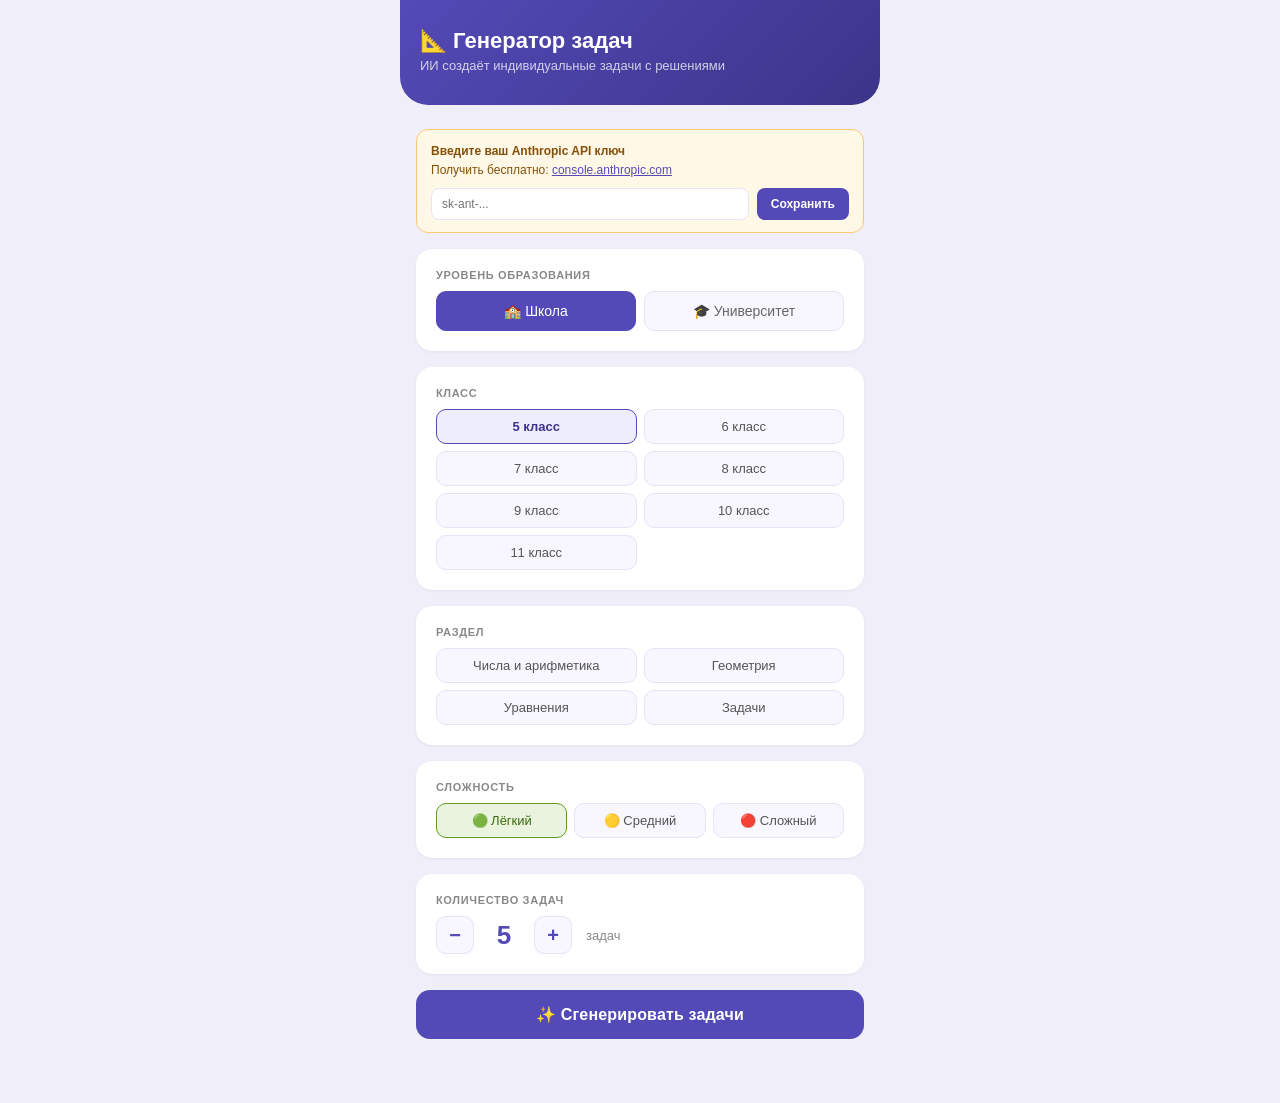
<file: index.html>
<!DOCTYPE html>
<html lang="ru">
<head>
<meta charset="UTF-8">
<meta name="viewport" content="width=device-width, initial-scale=1.0">
<title>Генератор задач</title>
<style>
  *, *::before, *::after { box-sizing: border-box; margin: 0; padding: 0; }
  body { font-family: -apple-system, BlinkMacSystemFont, 'Segoe UI', sans-serif; background: #f0eef8; min-height: 100vh; }
  .app { max-width: 480px; margin: 0 auto; padding: 0 0 3rem; }

  /* HEADER */
  .header { background: linear-gradient(135deg, #534AB7 0%, #3C3489 100%); padding: 1.75rem 1.25rem 2rem; border-radius: 0 0 28px 28px; color: white; margin-bottom: 1.5rem; }
  .header h1 { font-size: 22px; font-weight: 600; margin-bottom: 4px; }
  .header p { font-size: 13px; opacity: 0.75; }

  /* CARDS */
  .card { background: white; border-radius: 16px; padding: 1.25rem; margin: 0 1rem 1rem; box-shadow: 0 1px 3px rgba(0,0,0,0.06); }
  .card-label { font-size: 11px; font-weight: 600; color: #888; text-transform: uppercase; letter-spacing: 0.06em; margin-bottom: 10px; }

  /* TOGGLE */
  .toggle-row { display: grid; grid-template-columns: 1fr 1fr; gap: 8px; }
  .toggle-btn { padding: 11px; border: 1.5px solid #e5e3f5; border-radius: 10px; background: #f8f7ff; font-size: 14px; font-weight: 500; cursor: pointer; transition: all 0.15s; color: #666; }
  .toggle-btn.active { background: #534AB7; color: white; border-color: #534AB7; }

  /* CHIPS */
  .chips-grid { display: grid; grid-template-columns: 1fr 1fr; gap: 7px; }
  .chip { padding: 9px 10px; border: 1.5px solid #e5e3f5; border-radius: 10px; background: #f8f7ff; font-size: 13px; cursor: pointer; transition: all 0.15s; text-align: center; color: #555; }
  .chip.active { background: #eeedfe; border-color: #534AB7; color: #3C3489; font-weight: 600; }
  .chip:hover { border-color: #AFA9EC; }

  /* TOPIC PILLS */
  .pills { display: flex; flex-wrap: wrap; gap: 7px; }
  .pill { padding: 7px 13px; border: 1.5px solid #e5e3f5; border-radius: 20px; background: #f8f7ff; font-size: 13px; cursor: pointer; transition: all 0.15s; color: #555; }
  .pill.active { background: #534AB7; color: white; border-color: #534AB7; }

  /* DIFFICULTY */
  .diff-row { display: grid; grid-template-columns: 1fr 1fr 1fr; gap: 7px; }
  .diff-btn { padding: 9px 6px; border: 1.5px solid #e5e3f5; border-radius: 10px; background: #f8f7ff; font-size: 13px; cursor: pointer; text-align: center; color: #555; transition: all 0.15s; font-weight: 500; }
  .diff-btn.easy.active { background: #eaf3de; border-color: #639922; color: #3B6D11; }
  .diff-btn.medium.active { background: #faeeda; border-color: #BA7517; color: #854F0B; }
  .diff-btn.hard.active { background: #fcebeb; border-color: #E24B4A; color: #A32D2D; }

  /* COUNTER */
  .counter-row { display: flex; align-items: center; gap: 14px; }
  .counter-btn { width: 38px; height: 38px; border: 1.5px solid #e5e3f5; border-radius: 10px; background: #f8f7ff; font-size: 20px; cursor: pointer; display: flex; align-items: center; justify-content: center; color: #534AB7; font-weight: 600; flex-shrink: 0; transition: all 0.15s; }
  .counter-btn:hover { background: #eeedfe; border-color: #534AB7; }
  .counter-val { font-size: 26px; font-weight: 700; color: #534AB7; min-width: 32px; text-align: center; }
  .counter-desc { font-size: 13px; color: #888; }

  /* GENERATE BUTTON */
  .gen-btn { display: block; width: calc(100% - 2rem); margin: 0 1rem 1rem; padding: 15px; background: #534AB7; color: white; border: none; border-radius: 14px; font-size: 16px; font-weight: 600; cursor: pointer; transition: all 0.15s; letter-spacing: 0.01em; }
  .gen-btn:hover { background: #3C3489; transform: translateY(-1px); box-shadow: 0 4px 12px rgba(83,74,183,0.3); }
  .gen-btn:active { transform: translateY(0); }
  .gen-btn:disabled { opacity: 0.55; cursor: not-allowed; transform: none; box-shadow: none; }

  /* RESULTS */
  .results-header { display: flex; align-items: center; justify-content: space-between; padding: 0 1rem; margin-bottom: 0.75rem; }
  .results-title { font-size: 15px; font-weight: 600; color: #333; }
  .copy-all-btn { font-size: 12px; padding: 6px 13px; border: 1.5px solid #e5e3f5; border-radius: 8px; background: white; cursor: pointer; color: #666; font-weight: 500; transition: all 0.15s; }
  .copy-all-btn:hover { border-color: #534AB7; color: #534AB7; }

  /* TASK CARD */
  .task-card { background: white; border-radius: 16px; padding: 1.1rem 1.25rem; margin: 0 1rem 10px; box-shadow: 0 1px 3px rgba(0,0,0,0.06); }
  .task-num { font-size: 11px; font-weight: 700; color: #534AB7; margin-bottom: 7px; text-transform: uppercase; letter-spacing: 0.06em; }
  .task-text { font-size: 14px; line-height: 1.65; color: #222; margin-bottom: 12px; }
  .sol-toggle { background: none; border: none; padding: 0; font-size: 13px; color: #534AB7; cursor: pointer; display: flex; align-items: center; gap: 5px; font-weight: 500; }
  .sol-box { background: #f8f7ff; border-radius: 10px; padding: 12px 14px; margin-top: 10px; font-size: 13px; line-height: 1.75; color: #333; display: none; border-left: 3px solid #534AB7; }
  .sol-box.open { display: block; }

  /* LOADING */
  .loading-card { background: white; border-radius: 16px; padding: 1.25rem; margin: 0 1rem 10px; box-shadow: 0 1px 3px rgba(0,0,0,0.06); display: flex; align-items: center; gap: 14px; }
  .spinner { width: 22px; height: 22px; border: 2.5px solid #eeedfe; border-top-color: #534AB7; border-radius: 50%; animation: spin 0.8s linear infinite; flex-shrink: 0; }
  @keyframes spin { to { transform: rotate(360deg); } }
  .loading-txt { font-size: 13px; color: #999; }

  /* ERROR */
  .error-box { background: #fcebeb; border: 1.5px solid #f09595; border-radius: 12px; padding: 12px 14px; font-size: 13px; color: #A32D2D; margin: 0 1rem 1rem; display: none; }

  /* BADGE */
  .badge { display: inline-block; font-size: 11px; padding: 2px 8px; border-radius: 10px; font-weight: 600; margin-left: 6px; vertical-align: middle; }
  .badge-easy { background: #eaf3de; color: #3B6D11; }
  .badge-medium { background: #faeeda; color: #854F0B; }
  .badge-hard { background: #fcebeb; color: #A32D2D; }

  /* API KEY INFO */
  .api-notice { background: #fff8e6; border: 1.5px solid #FAC775; border-radius: 12px; padding: 12px 14px; font-size: 12px; color: #854F0B; margin: 0 1rem 1rem; line-height: 1.6; }
  .api-notice strong { font-weight: 600; }
  .api-key-row { display: flex; gap: 8px; margin-top: 8px; }
  .api-key-input { flex: 1; padding: 8px 10px; border: 1.5px solid #e5e3f5; border-radius: 8px; font-size: 12px; color: #333; outline: none; }
  .api-key-input:focus { border-color: #534AB7; }
  .api-key-save { padding: 8px 14px; background: #534AB7; color: white; border: none; border-radius: 8px; font-size: 12px; cursor: pointer; font-weight: 600; }
</style>
</head>
<body>
<div class="app">

  <div class="header">
    <h1>📐 Генератор задач</h1>
    <p>ИИ создаёт индивидуальные задачи с решениями</p>
  </div>

  <!-- API KEY NOTICE -->
  <div class="api-notice" id="api-notice">
    <strong>Введите ваш Anthropic API ключ</strong><br>
    Получить бесплатно: <a href="https://console.anthropic.com" target="_blank" style="color:#534AB7">console.anthropic.com</a>
    <div class="api-key-row">
      <input class="api-key-input" type="password" id="api-key-input" placeholder="sk-ant-..." />
      <button class="api-key-save" onclick="saveKey()">Сохранить</button>
    </div>
  </div>

  <!-- LEVEL -->
  <div class="card">
    <div class="card-label">Уровень образования</div>
    <div class="toggle-row">
      <button class="toggle-btn active" onclick="setLevel('school',this)">🏫 Школа</button>
      <button class="toggle-btn" onclick="setLevel('uni',this)">🎓 Университет</button>
    </div>
  </div>

  <!-- GRADE -->
  <div class="card">
    <div class="card-label" id="grade-label">Класс</div>
    <div class="chips-grid" id="grade-chips"></div>
  </div>

  <!-- SECTION -->
  <div class="card">
    <div class="card-label">Раздел</div>
    <div class="chips-grid" id="section-chips"></div>
  </div>

  <!-- TOPIC -->
  <div class="card" id="topic-card">
    <div class="card-label">Тема</div>
    <div class="pills" id="topic-pills"></div>
  </div>

  <!-- DIFFICULTY -->
  <div class="card">
    <div class="card-label">Сложность</div>
    <div class="diff-row">
      <button class="diff-btn easy active" onclick="setDiff('easy',this)">🟢 Лёгкий</button>
      <button class="diff-btn medium" onclick="setDiff('medium',this)">🟡 Средний</button>
      <button class="diff-btn hard" onclick="setDiff('hard',this)">🔴 Сложный</button>
    </div>
  </div>

  <!-- COUNT -->
  <div class="card">
    <div class="card-label">Количество задач</div>
    <div class="counter-row">
      <button class="counter-btn" onclick="changeCount(-1)">−</button>
      <span class="counter-val" id="count-val">5</span>
      <button class="counter-btn" onclick="changeCount(1)">+</button>
      <span class="counter-desc">задач</span>
    </div>
  </div>

  <div class="error-box" id="error-box"></div>

  <button class="gen-btn" id="gen-btn" onclick="generate()">✨ Сгенерировать задачи</button>

  <div id="results-area"></div>

</div>

<script>
const SCHOOL_DATA = {
  '5 класс': { sections: ['Числа и арифметика','Геометрия','Уравнения','Задачи'], topics: { 'Числа и арифметика': ['Дроби','Проценты','Натуральные числа','Делители и кратные'], 'Геометрия': ['Периметр и площадь','Углы','Прямоугольник','Треугольник'], 'Уравнения': ['Простые уравнения','Неравенства'], 'Задачи': ['Задачи на движение','Задачи на работу','Задачи на смеси'] } },
  '6 класс': { sections: ['Дроби','Пропорции','Геометрия','Координаты'], topics: { 'Дроби': ['Обыкновенные дроби','Смешанные числа','Десятичные дроби'], 'Пропорции': ['Пропорция','Прямая пропорциональность','Обратная пропорциональность'], 'Геометрия': ['Площади фигур','Объём прямоугольника'], 'Координаты': ['Координатная плоскость','Симметрия'] } },
  '7 класс': { sections: ['Алгебра','Геометрия','Линейные функции'], topics: { 'Алгебра': ['Одночлены','Многочлены','Степени'], 'Геометрия': ['Треугольники','Параллельные прямые','Окружность'], 'Линейные функции': ['График функции','Линейное уравнение'] } },
  '8 класс': { sections: ['Квадратные уравнения','Геометрия','Дробные выражения'], topics: { 'Квадратные уравнения': ['Дискриминант','Теорема Виета','Неполные уравнения'], 'Геометрия': ['Подобие треугольников','Четырёхугольники','Теорема Пифагора'], 'Дробные выражения': ['Алгебраические дроби','Упрощение выражений'] } },
  '9 класс': { sections: ['Функции','Прогрессии','Геометрия','Вероятность'], topics: { 'Функции': ['Квадратичная функция','Система уравнений'], 'Прогрессии': ['Арифметическая прогрессия','Геометрическая прогрессия'], 'Геометрия': ['Вписанные углы','Площади'], 'Вероятность': ['Комбинаторика','Вероятность события'] } },
  '10 класс': { sections: ['Тригонометрия','Степени и логарифмы','Начала анализа'], topics: { 'Тригонометрия': ['Синус и косинус','Тангенс и котангенс','Тригонометрические уравнения'], 'Степени и логарифмы': ['Степень с дробным показателем','Корни n-й степени','Логарифмы'], 'Начала анализа': ['Предел функции','Производная'] } },
  '11 класс': { sections: ['Производная','Интеграл','Уравнения','Стереометрия'], topics: { 'Производная': ['Правила дифференцирования','Экстремумы функции','Задачи на оптимизацию'], 'Интеграл': ['Первообразная','Определённый интеграл','Площадь фигуры'], 'Уравнения': ['Показательные уравнения','Логарифмические уравнения'], 'Стереометрия': ['Многогранники','Тела вращения','Объёмы'] } }
};

const UNI_DATA = {
  '1 курс': { sections: ['Математический анализ','Линейная алгебра','Аналитическая геометрия'], topics: { 'Математический анализ': ['Пределы последовательностей','Производные','Интегралы'], 'Линейная алгебра': ['Матрицы','Определители','СЛУ методом Гаусса'], 'Аналитическая геометрия': ['Прямые и плоскости','Кривые второго порядка'] } },
  '2 курс': { sections: ['Диффуравнения','Теория вероятностей','Кратные интегралы'], topics: { 'Диффуравнения': ['ОДУ первого порядка','ОДУ высших порядков','Системы ОДУ'], 'Теория вероятностей': ['Случайные события','Случайные величины','ЦПТ'], 'Кратные интегралы': ['Двойные интегралы','Тройные интегралы'] } },
  '3 курс': { sections: ['Комплексный анализ','Ряды','Функции нескольких переменных'], topics: { 'Комплексный анализ': ['Комплексные числа','Аналитические функции'], 'Ряды': ['Числовые ряды','Ряды Фурье'], 'Функции нескольких переменных': ['Частные производные','Экстремумы'] } },
  '4 курс': { sections: ['Функциональный анализ','Топология','Матфизика'], topics: { 'Функциональный анализ': ['Банаховы пространства','Линейные операторы'], 'Топология': ['Метрические пространства','Непрерывность'], 'Матфизика': ['УЧП','Краевые задачи'] } }
};

let state = { level: 'school', grade: '5 класс', section: null, topic: null, difficulty: 'easy', count: 5 };
let apiKey = localStorage.getItem('math_api_key') || '';

function init() {
  if (apiKey) { document.getElementById('api-notice').style.display = 'none'; document.getElementById('api-key-input').value = apiKey; }
  renderGrades(); renderSections(); renderTopics();
}

function saveKey() {
  const val = document.getElementById('api-key-input').value.trim();
  if (!val) return;
  apiKey = val;
  localStorage.setItem('math_api_key', val);
  document.getElementById('api-notice').style.display = 'none';
}

function getData() { return state.level === 'school' ? SCHOOL_DATA : UNI_DATA; }

function setLevel(level, btn) {
  state.level = level; state.grade = level === 'school' ? '5 класс' : '1 курс'; state.section = null; state.topic = null;
  document.querySelectorAll('.toggle-btn').forEach(b => b.classList.remove('active')); btn.classList.add('active');
  document.getElementById('grade-label').textContent = level === 'school' ? 'Класс' : 'Курс';
  renderGrades(); renderSections(); renderTopics();
}

function setDiff(d, btn) {
  state.difficulty = d;
  document.querySelectorAll('.diff-btn').forEach(b => b.classList.remove('active')); btn.classList.add('active');
}

function changeCount(d) { state.count = Math.max(1, Math.min(15, state.count + d)); document.getElementById('count-val').textContent = state.count; }

function renderGrades() {
  const grades = Object.keys(getData());
  document.getElementById('grade-chips').innerHTML = grades.map(g =>
    `<button class="chip${g===state.grade?' active':''}" onclick="selectGrade('${g}',this)">${g}</button>`
  ).join('');
}

function selectGrade(g, btn) {
  state.grade = g; state.section = null; state.topic = null;
  document.querySelectorAll('#grade-chips .chip').forEach(b => b.classList.remove('active')); btn.classList.add('active');
  renderSections(); renderTopics();
}

function renderSections() {
  const d = getData()[state.grade];
  if (!d) return;
  document.getElementById('section-chips').innerHTML = d.sections.map(s =>
    `<button class="chip${s===state.section?' active':''}" onclick="selectSection('${esc(s)}',this)">${s}</button>`
  ).join('');
}

function selectSection(s, btn) {
  state.section = s; state.topic = null;
  document.querySelectorAll('#section-chips .chip').forEach(b => b.classList.remove('active')); btn.classList.add('active');
  renderTopics();
}

function renderTopics() {
  const d = getData()[state.grade];
  const card = document.getElementById('topic-card');
  if (!d || !state.section || !d.topics[state.section]) { document.getElementById('topic-pills').innerHTML = ''; card.style.display = 'none'; return; }
  card.style.display = 'block';
  document.getElementById('topic-pills').innerHTML = d.topics[state.section].map(t =>
    `<button class="pill${t===state.topic?' active':''}" onclick="selectTopic('${esc(t)}',this)">${t}</button>`
  ).join('');
}

function selectTopic(t, btn) {
  state.topic = t;
  document.querySelectorAll('#topic-pills .pill').forEach(b => b.classList.remove('active')); btn.classList.add('active');
}

function esc(s) { return s.replace(/'/g, "\\'"); }

function showError(msg) {
  const el = document.getElementById('error-box');
  el.textContent = msg; el.style.display = 'block';
  setTimeout(() => el.style.display = 'none', 5000);
}

async function generate() {
  if (!apiKey) { showError('Введите Anthropic API ключ выше'); document.getElementById('api-notice').style.display = 'block'; return; }
  if (!state.section) { showError('Выберите раздел математики'); return; }

  const topicStr = state.topic || state.section;
  const levelStr = state.level === 'school' ? `школа, ${state.grade}` : `университет, ${state.grade}`;
  const diffMap = { easy: 'лёгкий', medium: 'средний', hard: 'сложный' };

  document.getElementById('gen-btn').disabled = true;
  document.getElementById('gen-btn').textContent = '⏳ Генерирую...';
  document.getElementById('error-box').style.display = 'none';

  document.getElementById('results-area').innerHTML = Array.from({length: state.count}, (_, i) => `
    <div class="loading-card">
      <div class="spinner"></div>
      <div class="loading-txt">Создаю задачу ${i + 1}...</div>
    </div>
  `).join('');

  const prompt = `Ты опытный учитель математики. Сгенерируй ровно ${state.count} индивидуальных математических задач.

Параметры:
- Уровень: ${levelStr}
- Тема: ${topicStr} (раздел: ${state.section})
- Сложность: ${diffMap[state.difficulty]}

Требования:
1. Каждая задача уникальная, соответствует теме и уровню
2. Конкретные числа, реалистичные условия
3. Подробное пошаговое решение с пояснениями и финальным ответом

Ответь ТОЛЬКО JSON без markdown:
{"tasks":[{"question":"текст задачи","solution":"пошаговое решение\\nШаг 1: ...\\nШаг 2: ...\\nОтвет: ..."}]}`;

  try {
    const res = await fetch('https://api.anthropic.com/v1/messages', {
      method: 'POST',
      headers: {
        'Content-Type': 'application/json',
        'x-api-key': apiKey,
        'anthropic-version': '2023-06-01',
        'anthropic-dangerous-direct-browser-access': 'true'
      },
      body: JSON.stringify({
        model: 'claude-sonnet-4-20250514',
        max_tokens: 4000,
        messages: [{ role: 'user', content: prompt }]
      })
    });

    if (!res.ok) {
      const err = await res.json();
      throw new Error(err.error?.message || `HTTP ${res.status}`);
    }

    const data = await res.json();
    const text = data.content.map(i => i.text || '').join('');
    const clean = text.replace(/```json|```/g, '').trim();
    const parsed = JSON.parse(clean);

    renderResults(parsed.tasks, topicStr);
  } catch (e) {
    document.getElementById('results-area').innerHTML = '';
    showError('Ошибка: ' + e.message);
  }

  document.getElementById('gen-btn').disabled = false;
  document.getElementById('gen-btn').textContent = '✨ Сгенерировать задачи';
}

function renderResults(tasks, topic) {
  const diffBadgeMap = { easy: 'badge-easy">Лёгкий', medium: 'badge-medium">Средний', hard: 'badge-hard">Сложный' };
  window._allTasks = tasks;

  document.getElementById('results-area').innerHTML = `
    <div class="results-header">
      <span class="results-title">${topic} <span class="badge ${diffBadgeMap[state.difficulty]}</span></span>
      <button class="copy-all-btn" onclick="copyAll()">📋 Копировать всё</button>
    </div>
    ${tasks.map((t, i) => `
      <div class="task-card">
        <div class="task-num">Задача ${i + 1}</div>
        <div class="task-text">${t.question}</div>
        <button class="sol-toggle" onclick="toggleSol(${i},this)">
          <span>▶</span> Показать решение
        </button>
        <div class="sol-box" id="sol-${i}">${t.solution.replace(/\n/g, '<br>')}</div>
      </div>
    `).join('')}
  `;
}

function toggleSol(i, btn) {
  const box = document.getElementById('sol-' + i);
  const open = box.classList.toggle('open');
  btn.querySelector('span').textContent = open ? '▼' : '▶';
  btn.innerHTML = btn.innerHTML.replace(/Показать|Скрыть/, open ? 'Скрыть' : 'Показать');
}

function copyAll() {
  if (!window._allTasks) return;
  const text = window._allTasks.map((t, i) => `Задача ${i + 1}\n${t.question}\n\nРешение:\n${t.solution}`).join('\n\n---\n\n');
  navigator.clipboard.writeText(text).then(() => {
    const btn = document.querySelector('.copy-all-btn');
    const orig = btn.textContent;
    btn.textContent = '✅ Скопировано!';
    setTimeout(() => btn.textContent = orig, 2000);
  });
}

init();
</script>
</body>
</html>
</file>
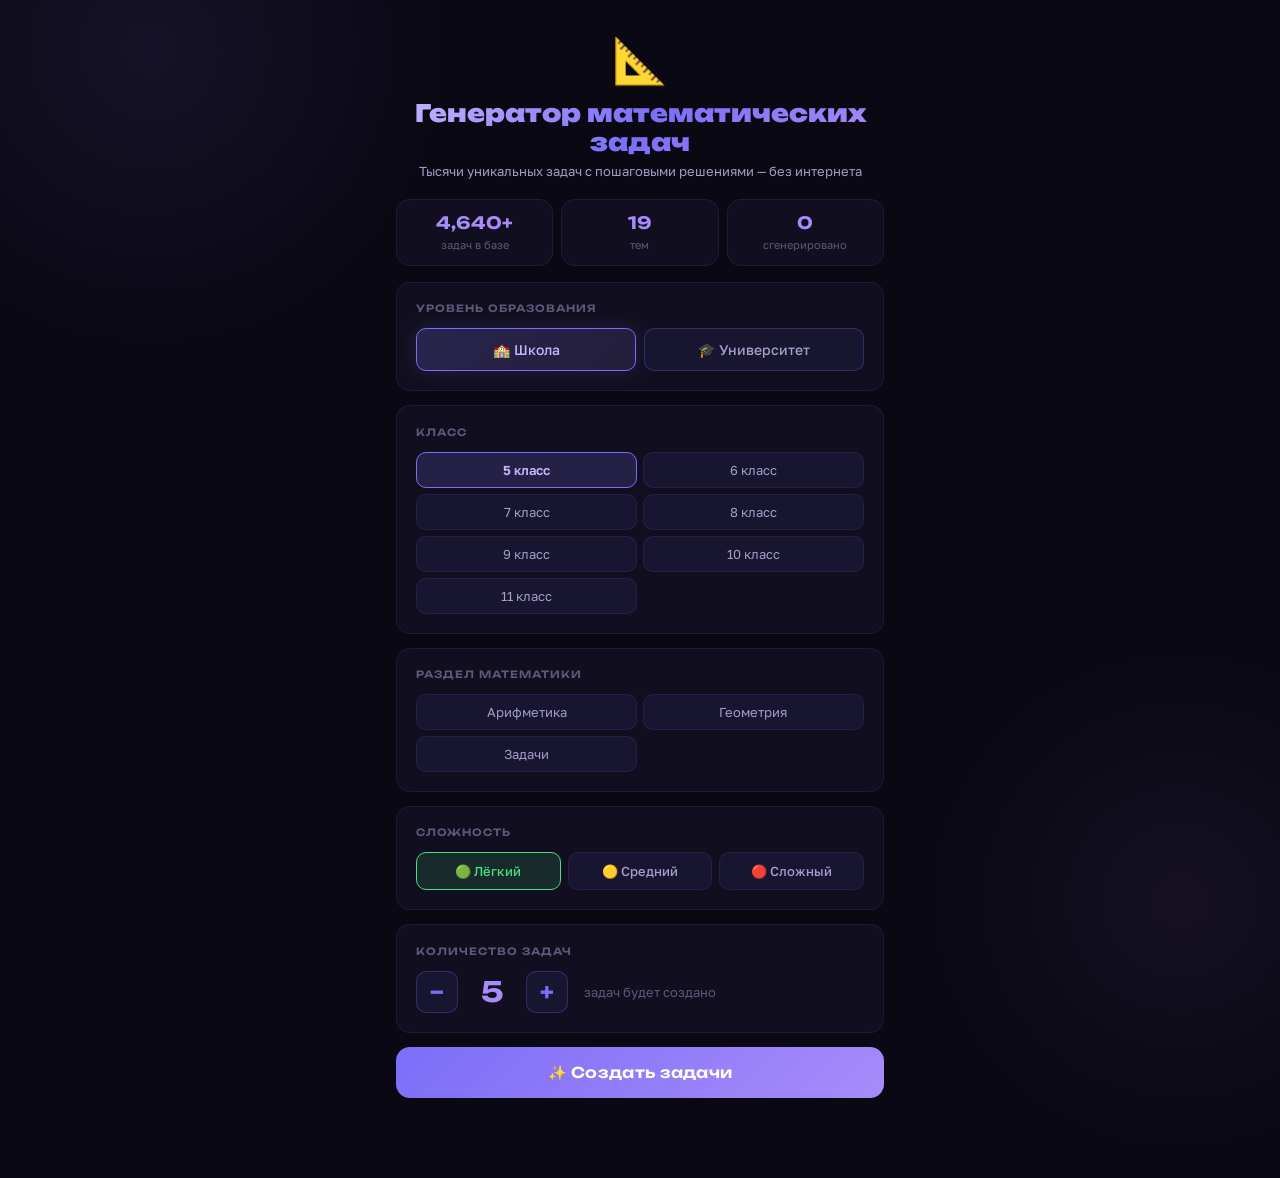
<file: math/index.html>
<!DOCTYPE html>
<html lang="ru">
<head>
<meta charset="UTF-8">
<meta name="viewport" content="width=device-width, initial-scale=1.0">
<title>МатГен — Генератор Задач</title>
<link href="https://fonts.googleapis.com/css2?family=Unbounded:wght@400;600;700;900&family=Golos+Text:wght@400;500;600&display=swap" rel="stylesheet">
<style>
:root{
  --bg:#0a0812;--s1:#110f1f;--s2:#181530;--s3:#201d3a;
  --ac:#7c6ef7;--ac2:#a78bfa;--ac3:#c4b5fd;
  --grn:#4ade80;--yel:#fbbf24;--red:#f87171;--blu:#60a5fa;
  --tx:#f0eeff;--tx2:#a39dc8;--tx3:#5e587a;
  --br:rgba(124,110,247,.12);--br2:rgba(124,110,247,.28);
  --r:14px;--rsm:10px;
}
*,*::before,*::after{box-sizing:border-box;margin:0;padding:0}
html{scroll-behavior:smooth}
body{font-family:'Golos Text',sans-serif;background:var(--bg);color:var(--tx);min-height:100vh;overflow-x:hidden}
/* background glow */
body::before{content:'';position:fixed;top:-300px;left:-200px;width:700px;height:700px;
  background:radial-gradient(circle,rgba(124,110,247,.10) 0%,transparent 65%);pointer-events:none;z-index:0}
body::after{content:'';position:fixed;bottom:-300px;right:-200px;width:600px;height:600px;
  background:radial-gradient(circle,rgba(167,139,250,.07) 0%,transparent 65%);pointer-events:none;z-index:0}

.app{max-width:520px;margin:0 auto;padding:0 0 4rem;position:relative;z-index:1}

/* HEADER */
.hdr{padding:2rem 1.25rem 1.25rem;text-align:center}
.hdr-icon{font-size:2.8rem;display:block;margin-bottom:.75rem;animation:float 3s ease-in-out infinite}
@keyframes float{0%,100%{transform:translateY(0)}50%{transform:translateY(-7px)}}
.hdr h1{font-family:'Unbounded',sans-serif;font-size:clamp(18px,5vw,24px);font-weight:900;
  background:linear-gradient(130deg,#c4b5fd 0%,#7c6ef7 50%,#a78bfa 100%);
  -webkit-background-clip:text;-webkit-text-fill-color:transparent;background-clip:text;
  margin-bottom:.4rem;line-height:1.2}
.hdr p{font-size:13px;color:var(--tx2)}

/* STAT ROW */
.stats{display:grid;grid-template-columns:1fr 1fr 1fr;gap:8px;padding:0 1rem;margin-bottom:1rem}
.st{background:var(--s1);border:1px solid var(--br);border-radius:var(--r);padding:12px 8px;text-align:center}
.st-n{font-family:'Unbounded',sans-serif;font-size:17px;font-weight:700;color:var(--ac2);display:block}
.st-l{font-size:11px;color:var(--tx3);margin-top:2px}

/* CARD */
.card{background:var(--s1);border:1px solid var(--br);border-radius:var(--r);
  padding:1.2rem;margin:0 1rem .875rem;transition:border-color .2s}
.card:hover{border-color:var(--br2)}
.clbl{font-family:'Unbounded',sans-serif;font-size:10px;font-weight:600;color:var(--tx3);
  text-transform:uppercase;letter-spacing:.1em;margin-bottom:.875rem}

/* TOGGLE */
.tgl-row{display:grid;grid-template-columns:1fr 1fr;gap:8px}
.tgl{padding:12px;border:1px solid var(--br2);border-radius:var(--rsm);background:var(--s2);
  font-family:'Golos Text',sans-serif;font-size:14px;font-weight:500;cursor:pointer;
  transition:all .18s;color:var(--tx2)}
.tgl:hover{border-color:var(--ac);color:var(--tx)}
.tgl.on{background:linear-gradient(135deg,rgba(124,110,247,.22),rgba(167,139,250,.12));
  border-color:var(--ac);color:var(--ac3);box-shadow:0 0 18px rgba(124,110,247,.18)}

/* CHIP GRID */
.cgrid{display:grid;grid-template-columns:1fr 1fr;gap:6px}
.chip{padding:9px 8px;border:1px solid var(--br);border-radius:var(--rsm);background:var(--s2);
  font-family:'Golos Text',sans-serif;font-size:13px;cursor:pointer;transition:all .16s;
  text-align:center;color:var(--tx2)}
.chip:hover{border-color:var(--ac);color:var(--tx)}
.chip.on{background:rgba(124,110,247,.18);border-color:var(--ac);color:var(--ac3);font-weight:600}

/* PILLS */
.pills{display:flex;flex-wrap:wrap;gap:7px}
.pill{padding:7px 13px;border:1px solid var(--br);border-radius:20px;background:var(--s2);
  font-family:'Golos Text',sans-serif;font-size:13px;cursor:pointer;transition:all .16s;color:var(--tx2)}
.pill:hover{border-color:var(--ac);color:var(--tx)}
.pill.on{background:var(--ac);border-color:var(--ac);color:#fff}

/* DIFFICULTY */
.dfrow{display:grid;grid-template-columns:1fr 1fr 1fr;gap:7px}
.df{padding:10px 4px;border:1px solid var(--br);border-radius:var(--rsm);background:var(--s2);
  font-family:'Golos Text',sans-serif;font-size:13px;cursor:pointer;
  text-align:center;color:var(--tx2);transition:all .16s;font-weight:500}
.df.easy.on{background:rgba(74,222,128,.13);border-color:var(--grn);color:var(--grn)}
.df.med.on{background:rgba(251,191,36,.13);border-color:var(--yel);color:var(--yel)}
.df.hard.on{background:rgba(248,113,113,.13);border-color:var(--red);color:var(--red)}

/* COUNTER */
.ctr{display:flex;align-items:center;gap:16px}
.cb{width:42px;height:42px;border:1px solid var(--br2);border-radius:var(--rsm);background:var(--s2);
  font-size:22px;cursor:pointer;display:flex;align-items:center;justify-content:center;
  color:var(--ac);font-weight:700;flex-shrink:0;transition:all .14s;font-family:'Unbounded',sans-serif}
.cb:hover{background:rgba(124,110,247,.18);border-color:var(--ac)}
.cv{font-family:'Unbounded',sans-serif;font-size:28px;font-weight:700;color:var(--ac2);
  min-width:36px;text-align:center}
.cdesc{font-size:13px;color:var(--tx3)}

/* GEN BUTTON */
.gbtn{display:block;width:calc(100% - 2rem);margin:0 1rem 1rem;padding:16px;
  background:linear-gradient(135deg,#7c6ef7,#a78bfa);color:#fff;border:none;border-radius:var(--r);
  font-family:'Unbounded',sans-serif;font-size:15px;font-weight:600;cursor:pointer;
  transition:all .2s;letter-spacing:.02em;position:relative;overflow:hidden}
.gbtn::before{content:'';position:absolute;top:0;left:-100%;width:100%;height:100%;
  background:linear-gradient(90deg,transparent,rgba(255,255,255,.15),transparent);transition:left .4s}
.gbtn:hover::before{left:100%}
.gbtn:hover{transform:translateY(-2px);box-shadow:0 8px 28px rgba(124,110,247,.38)}
.gbtn:active{transform:translateY(0)}
.gbtn:disabled{opacity:.48;cursor:not-allowed;transform:none;box-shadow:none}

/* ERROR */
.erbox{background:rgba(248,113,113,.1);border:1px solid rgba(248,113,113,.35);
  border-radius:var(--rsm);padding:12px 14px;font-size:13px;color:var(--red);
  margin:0 1rem .875rem;display:none}

/* RESULTS HEADER */
.rhdr{display:flex;align-items:center;justify-content:space-between;padding:0 1rem;margin:1.25rem 0 .75rem}
.rtitle{font-family:'Unbounded',sans-serif;font-size:13px;font-weight:600;color:var(--tx)}
.arow{display:flex;gap:7px}
.abtn{font-size:12px;padding:6px 11px;border:1px solid var(--br2);border-radius:8px;
  background:var(--s2);cursor:pointer;color:var(--tx2);font-family:'Golos Text',sans-serif;transition:all .14s}
.abtn:hover{border-color:var(--ac);color:var(--ac3)}

/* TASK CARD */
.tcard{background:var(--s1);border:1px solid var(--br);border-radius:var(--r);
  padding:1.1rem 1.2rem;margin:0 1rem 10px;transition:border-color .2s;
  animation:slideIn .3s ease both}
@keyframes slideIn{from{opacity:0;transform:translateY(10px)}to{opacity:1;transform:translateY(0)}}
.tcard:hover{border-color:var(--br2)}
.thdr{display:flex;align-items:center;justify-content:space-between;margin-bottom:10px}
.tnum{font-family:'Unbounded',sans-serif;font-size:10px;font-weight:700;color:var(--ac);
  text-transform:uppercase;letter-spacing:.08em}
.tbadge{font-size:10px;padding:3px 8px;border-radius:6px;font-weight:700}
.be{background:rgba(74,222,128,.13);color:var(--grn)}
.bm{background:rgba(251,191,36,.13);color:var(--yel)}
.bh{background:rgba(248,113,113,.13);color:var(--red)}
.ttxt{font-size:14px;line-height:1.75;color:var(--tx);margin-bottom:12px}
.stgl{background:none;border:1px solid var(--br2);padding:7px 14px;border-radius:8px;
  font-size:12px;color:var(--ac2);cursor:pointer;display:flex;align-items:center;gap:5px;
  font-weight:500;font-family:'Golos Text',sans-serif;transition:all .14s}
.stgl:hover{border-color:var(--ac);background:rgba(124,110,247,.1)}
.sbox{background:var(--s2);border-radius:var(--rsm);padding:14px 16px;margin-top:10px;
  font-size:13px;line-height:1.85;color:var(--tx2);display:none;border-left:3px solid var(--ac)}
.sbox.open{display:block;animation:fdIn .2s ease}
@keyframes fdIn{from{opacity:0;transform:translateY(-4px)}to{opacity:1;transform:translateY(0)}}
.sstep{margin-bottom:5px}
.sans{margin-top:10px;padding-top:10px;border-top:1px solid var(--br);color:var(--ac3);font-weight:600}

/* LOADER */
.lcard{background:var(--s1);border:1px solid var(--br);border-radius:var(--r);
  padding:1.2rem;margin:0 1rem 10px;display:flex;align-items:center;gap:14px}
.spin{width:24px;height:24px;border:2.5px solid var(--s3);border-top-color:var(--ac);
  border-radius:50%;animation:sp .7s linear infinite;flex-shrink:0}
@keyframes sp{to{transform:rotate(360deg)}}
.ltxt{font-size:13px;color:var(--tx3)}
.lbar{height:3px;background:var(--s3);border-radius:2px;margin-top:8px;overflow:hidden;flex:1}
.lbfill{height:100%;background:linear-gradient(90deg,var(--ac),var(--ac2));
  border-radius:2px;animation:lb 1.4s ease-in-out infinite}
@keyframes lb{0%{width:0;margin-left:0}50%{width:65%;margin-left:18%}100%{width:0;margin-left:100%}}

@media print{
  body{background:#fff;color:#000}
  .hdr,.card,.stats,.gbtn,.erbox{display:none}
  .tcard{border:1px solid #ccc;break-inside:avoid;margin:0 0 12px}
  .sbox{display:block!important}
  .stgl,.rhdr .arow{display:none}
}
</style>
</head>
<body>
<div class="app">

<div class="hdr">
  <span class="hdr-icon">📐</span>
  <h1>Генератор математических задач</h1>
  <p>Тысячи уникальных задач с пошаговыми решениями — без интернета</p>
</div>

<div class="stats">
  <div class="st"><span class="st-n" id="stTasks">0</span><span class="st-l">задач в базе</span></div>
  <div class="st"><span class="st-n" id="stTopics">0</span><span class="st-l">тем</span></div>
  <div class="st"><span class="st-n" id="stGen">0</span><span class="st-l">сгенерировано</span></div>
</div>

<div class="card">
  <div class="clbl">Уровень образования</div>
  <div class="tgl-row">
    <button class="tgl on" onclick="setLvl('school',this)">🏫 Школа</button>
    <button class="tgl" onclick="setLvl('uni',this)">🎓 Университет</button>
  </div>
</div>

<div class="card">
  <div class="clbl" id="gradeLbl">Класс</div>
  <div class="cgrid" id="gradeChips"></div>
</div>

<div class="card">
  <div class="clbl">Раздел математики</div>
  <div class="cgrid" id="secChips"></div>
</div>

<div class="card" id="topicCard" style="display:none">
  <div class="clbl">Тема</div>
  <div class="pills" id="topicPills"></div>
</div>

<div class="card">
  <div class="clbl">Сложность</div>
  <div class="dfrow">
    <button class="df easy on" onclick="setDiff('easy',this)">🟢 Лёгкий</button>
    <button class="df med" onclick="setDiff('med',this)">🟡 Средний</button>
    <button class="df hard" onclick="setDiff('hard',this)">🔴 Сложный</button>
  </div>
</div>

<div class="card">
  <div class="clbl">Количество задач</div>
  <div class="ctr">
    <button class="cb" onclick="chCnt(-1)">−</button>
    <span class="cv" id="cntVal">5</span>
    <button class="cb" onclick="chCnt(1)">+</button>
    <span class="cdesc">задач будет создано</span>
  </div>
</div>

<div class="erbox" id="erBox"></div>
<button class="gbtn" id="genBtn" onclick="generate()">✨ Создать задачи</button>
<div id="results"></div>

</div>
<script>
// =============================================================
//  УТИЛИТЫ
// =============================================================
const R=(a,b)=>Math.floor(Math.random()*(b-a+1))+a;
const Rf=(a,b,d=2)=>parseFloat((Math.random()*(b-a)+a).toFixed(d));
const pick=a=>a[Math.floor(Math.random()*a.length)];
const gcd=(a,b)=>b===0?a:gcd(b,a%b);
const lcm=(a,b)=>a*b/gcd(a,b);
const fr=(n,d)=>{const g=gcd(Math.abs(n),Math.abs(d));return d/g===1?`${n/g}`:`${n/g}/${d/g}`};
const names=['Алёша','Маша','Коля','Аня','Вася','Лена','Дима','Оля','Петя','Катя'];
const rN=()=>pick(names);
const PRIMES=[2,3,5,7,11,13,17,19,23,29,31,37,41,43,47];
const rP=()=>pick(PRIMES);
const trips=[[3,4,5],[5,12,13],[8,15,17],[7,24,25],[6,8,10],[9,12,15]];
const rTrip=()=>pick(trips);
const s=v=>v>=0?`+ ${v}`:`- ${Math.abs(v)}`;
const sp=v=>v>=0?`${v}`:`(${v})`;

// =============================================================
//  БАЗА ЗАДАЧ — ГЕНЕРАТОРЫ
// =============================================================
const GEN={

// ── ДРОБИ ────────────────────────────────────────────────────
'Дроби':{
easy:[
()=>{
  const d=R(2,9),n1=R(1,d-1),n2=R(1,d-1);
  const sN=n1+n2,g=gcd(sN,d);
  return{q:`Вычислите: <b>${n1}/${d} + ${n2}/${d}</b>`,
    steps:[`Знаменатели одинаковы (${d}), складываем числители`,
           `${n1}/${d} + ${n2}/${d} = ${sN}/${d}`,
           g>1?`Сокращаем на ${g}: <b>${sN/g}/${d/g}</b>`:'Дробь несократима'],
    ans:fr(sN,d)};
},
()=>{
  const d=R(3,9),n1=R(2,d-1),n2=R(1,n1-1);
  const dN=n1-n2,g=gcd(dN,d);
  return{q:`Вычислите: <b>${n1}/${d} − ${n2}/${d}</b>`,
    steps:[`Знаменатели равны, вычитаем числители`,
           `${n1}/${d} − ${n2}/${d} = ${dN}/${d}`,
           g>1?`Сокращаем: ${dN/g}/${d/g}`:'Несократима'],
    ans:fr(dN,d)};
},
()=>{
  const w=R(1,6),n=R(1,5),d=R(n+1,9);
  const tot=w*d+n;
  return{q:`Переведите в неправильную дробь: <b>${w} ${n}/${d}</b>`,
    steps:[`Умножаем целую часть на знаменатель: ${w}×${d}=${w*d}`,
           `Прибавляем числитель: ${w*d}+${n}=${tot}`,
           `Знаменатель сохраняем: ${d}`],
    ans:`${tot}/${d}`};
},
()=>{
  const n=R(5,19),d=R(2,6);
  const w=Math.floor(n/d),r=n%d;
  return{q:`Переведите в смешанное число: <b>${n}/${d}</b>`,
    steps:[`Делим ${n} на ${d}: ${n}÷${d}=${w} (остаток ${r})`,
           r===0?`Число целое: ${w}`:`Записываем: ${w} ${r}/${d}`],
    ans:r===0?`${w}`:`${w} ${r}/${d}`};
}
],
medium:[
()=>{
  let d1=R(2,7),d2=R(2,7);while(d1===d2)d2=R(2,7);
  const n1=R(1,d1-1),n2=R(1,d2-1),L=lcm(d1,d2);
  const nn1=n1*(L/d1),nn2=n2*(L/d2),sN=nn1+nn2,g=gcd(sN,L);
  return{q:`Вычислите: <b>${n1}/${d1} + ${n2}/${d2}</b>`,
    steps:[`НОК(${d1},${d2})=${L}`,
           `${n1}/${d1}=${nn1}/${L}, ${n2}/${d2}=${nn2}/${L}`,
           `Сумма: (${nn1}+${nn2})/${L}=${sN}/${L}`,
           g>1?`Сокращаем: ${sN/g}/${L/g}`:'Ответ несократим'],
    ans:fr(sN,L)};
},
()=>{
  const n1=R(2,7),d1=R(3,8),n2=R(2,7),d2=R(3,8);
  const pN=n1*n2,pD=d1*d2,g=gcd(pN,pD);
  return{q:`Вычислите: <b>${n1}/${d1} × ${n2}/${d2}</b>`,
    steps:[`Умножаем числители: ${n1}×${n2}=${pN}`,
           `Умножаем знаменатели: ${d1}×${d2}=${pD}`,
           g>1?`Сокращаем: ${pN/g}/${pD/g}`:'Несократима'],
    ans:fr(pN,pD)};
},
()=>{
  const n1=R(2,6),d1=R(3,8),n2=R(2,6),d2=R(3,8);
  const rN=n1*d2,rD=d1*n2,g=gcd(rN,rD);
  return{q:`Вычислите: <b>${n1}/${d1} ÷ ${n2}/${d2}</b>`,
    steps:[`Деление — это умножение на перевёрнутую: ${n1}/${d1} × ${d2}/${n2}`,
           `Числитель: ${n1}×${d2}=${rN}`,`Знаменатель: ${d1}×${n2}=${rD}`,
           g>1?`Сокращаем: ${rN/g}/${rD/g}`:'Несократима'],
    ans:fr(rN,rD)};
}
],
hard:[
()=>{
  let d1=R(2,6),d2=R(2,6),d3=R(2,6);
  while(d1===d2||d2===d3||d1===d3){d2=R(2,6);d3=R(2,6);}
  const n1=R(1,d1-1),n2=R(1,d2-1),n3=R(1,d3-1);
  const L=lcm(lcm(d1,d2),d3);
  const a1=n1*(L/d1),a2=n2*(L/d2),a3=n3*(L/d3);
  const res=a1+a2-a3,g=gcd(Math.abs(res),L);
  return{q:`Вычислите: <b>${n1}/${d1} + ${n2}/${d2} − ${n3}/${d3}</b>`,
    steps:[`Общий знаменатель НОК(${d1},${d2},${d3})=${L}`,
           `${n1}/${d1}=${a1}/${L}, ${n2}/${d2}=${a2}/${L}, ${n3}/${d3}=${a3}/${L}`,
           `(${a1}+${a2}−${a3})/${L}=${res}/${L}`,
           g>1?`Сокращаем на ${g}: ${res/g}/${L/g}`:'Готово'],
    ans:fr(res,L)};
},
()=>{
  const w1=R(1,4),n1=R(1,4),d1=R(n1+1,8);
  const w2=R(1,4),n2=R(1,4),d2=R(n2+1,8);
  const L=lcm(d1,d2);
  const tot1=w1*d1+n1,tot2=w2*d2+n2;
  const sumN=tot1*(L/d1)+tot2*(L/d2);
  const wRes=Math.floor(sumN/L),rRes=sumN%L;
  const g=gcd(rRes,L);
  return{q:`Вычислите: <b>${w1} ${n1}/${d1} + ${w2} ${n2}/${d2}</b>`,
    steps:[`Переводим: ${w1} ${n1}/${d1}=${tot1}/${d1}, ${w2} ${n2}/${d2}=${tot2}/${d2}`,
           `НОК(${d1},${d2})=${L}`,
           `${tot1*(L/d1)}/${L}+${tot2*(L/d2)}/${L}=${sumN}/${L}`,
           `Переводим: ${wRes} ${fr(rRes,L)}`],
    ans:rRes===0?`${wRes}`:`${wRes} ${fr(rRes,L)}`};
}
]},

// ── ПРОЦЕНТЫ ─────────────────────────────────────────────────
'Проценты':{
easy:[
()=>{
  const tot=R(10,50)*20,pct=pick([10,20,25,50]);
  return{q:`Найдите <b>${pct}%</b> от числа <b>${tot}</b>`,
    steps:[`${tot}×${pct}/100=${tot*pct/100}`],ans:`${tot*pct/100}`};
},
()=>{
  const part=R(2,18)*5,tot=R(5,20)*20;
  const pct=Math.round(part/tot*100);
  return{q:`Чему равно <b>${part}</b> от <b>${tot}</b> в процентах?`,
    steps:[`${part}÷${tot}=${(part/tot).toFixed(4)}`,
           `×100=${pct}%`],ans:`${pct}%`};
},
()=>{
  const pct=pick([10,20,25,50]),part=R(5,30)*pct/100*20;
  const tot=part*100/pct;
  return{q:`<b>${pct}%</b> числа равно <b>${part}</b>. Найдите число.`,
    steps:[`1% = ${part}/${pct}=${part/pct}`,
           `100% = ${part/pct}×100=${tot}`],ans:`${tot}`};
}
],
medium:[
()=>{
  const price=R(5,25)*100,disc=pick([10,15,20,25,30]);
  const save=price*disc/100,fin=price-save;
  return{q:`Товар стоит <b>${price} руб.</b>, скидка <b>${disc}%</b>. Цена со скидкой?`,
    steps:[`Скидка: ${price}×${disc}/100=${save} руб.`,
           `Цена: ${price}−${save}=${fin} руб.`],ans:`${fin} руб.`};
},
()=>{
  const sal=R(30,80)*1000,r1=pick([5,10,15,20]),r2=pick([5,8,10,12]);
  const a1=Math.round(sal*(1+r1/100)),a2=Math.round(a1*(1+r2/100));
  const tot=((a2-sal)/sal*100).toFixed(1);
  return{q:`Зарплата <b>${sal} руб.</b> повышена на ${r1}%, затем ещё на ${r2}%. Итог?`,
    steps:[`После 1-го: ${sal}×${1+r1/100}=${a1} руб.`,
           `После 2-го: ${a1}×${1+r2/100}≈${a2} руб.`,
           `Суммарный рост: ${tot}%`],ans:`${a2} руб. (+${tot}%)`};
},
()=>{
  const a=R(10,40)*100,b=R(10,40)*100;
  const avg=Math.round((a+b)/2),diff=Math.abs(a-b)/Math.min(a,b)*100;
  return{q:`В классе ${rN()} набрал <b>${a} баллов</b>, а ${rN()} — <b>${b} баллов</b>. На сколько % отличаются результаты?`,
    steps:[`Разница: ${Math.abs(a-b)} баллов`,
           `% от меньшего: ${Math.abs(a-b)}/${Math.min(a,b)}×100=${diff.toFixed(1)}%`],
    ans:`${diff.toFixed(1)}%`};
}
],
hard:[
()=>{
  const p=R(5,25)*100,g=pick([10,15,20,25]);
  const after=Math.round(p*(1+g/100));
  const discPct=pick([5,10,15,20]);
  const final=Math.round(after*(1-discPct/100));
  const totalChange=((final-p)/p*100).toFixed(1);
  return{q:`Цена товара <b>${p} руб.</b> выросла на <b>${g}%</b>, затем снизили на <b>${discPct}%</b>. Итоговое изменение?`,
    steps:[`После роста: ${p}×${1+g/100}=${after} руб.`,
           `После скидки: ${after}×${1-discPct/100}≈${final} руб.`,
           `Изменение относительно исходной: ${totalChange}%`],
    ans:`${final} руб. (${totalChange>0?'+':''}${totalChange}%)`};
}
]},

// ── НАТУРАЛЬНЫЕ ЧИСЛА ────────────────────────────────────────
'Натуральные числа':{
easy:[
()=>{const a=R(100,999),b=R(100,999);return{q:`<b>${a} + ${b}</b>`,steps:[`${a}+${b}=${a+b}`],ans:`${a+b}`}},
()=>{const a=R(200,999),b=R(100,a-10);return{q:`<b>${a} − ${b}</b>`,steps:[`${a}−${b}=${a-b}`],ans:`${a-b}`}},
()=>{const a=R(11,99),b=R(11,99);return{q:`<b>${a} × ${b}</b>`,
  steps:[`${a}×${b}=${a}×${Math.floor(b/10)*10}+${a}×${b%10}`,
         `=${a*Math.floor(b/10)*10}+${a*(b%10)}=${a*b}`],ans:`${a*b}`}}
],
medium:[
()=>{
  const b=R(11,30),q=R(10,99),r=R(0,b-1),a=b*q+r;
  return{q:`<b>${a} ÷ ${b}</b> (с остатком)`,
    steps:[`${b}×${q}=${b*q}`,`Остаток: ${a}−${b*q}=${r}`,
           `${a}=${b}×${q}+${r}`],ans:`${q} ост. ${r}`};
},
()=>{
  let n=R(50,150);
  const orig=n,facs=[];
  for(let i=2;i<=n;i++)while(n%i===0){facs.push(i);n/=i;}
  return{q:`Разложите <b>${orig}</b> на простые множители`,
    steps:[...facs.map((f,i,a)=>`÷${f}`),`${orig}=${facs.join('×')}`],
    ans:facs.join('×')};
},
()=>{
  const a=R(12,60),b=R(12,60);
  const g=gcd(a,b),l=lcm(a,b);
  return{q:`Найдите НОД и НОК чисел <b>${a}</b> и <b>${b}</b>`,
    steps:[`Алгоритм Евклида: НОД(${a},${b})`,
           `${a}=${Math.floor(a/b)}×${b}+${a%b}`,
           a%b?`НОД(${b},${a%b})=${g}`:`НОД=${b}`,
           `НОК=${a}×${b}/НОД=${a*b}/${g}=${l}`],
    ans:`НОД=${g}, НОК=${l}`};
}
],
hard:[
()=>{
  const n=R(100,300);
  let divs=[1];
  for(let i=2;i<=Math.sqrt(n);i++)if(n%i===0){divs.push(i);if(i!==n/i)divs.push(n/i);}
  divs.push(n);divs.sort((a,b)=>a-b);
  const sum=divs.reduce((a,b)=>a+b,0);
  return{q:`Найдите сумму всех делителей числа <b>${n}</b>`,
    steps:[`Делители ${n}: ${divs.join(', ')}`,
           `Сумма: ${divs.join('+')}=${sum}`],ans:`${sum}`};
},
()=>{
  const a=R(10,30),b=R(10,30),c=R(10,30);
  const g=gcd(gcd(a,b),c);
  return{q:`Найдите НОД(<b>${a}, ${b}, ${c}</b>)`,
    steps:[`НОД(${a},${b})=${gcd(a,b)}`,
           `НОД(${gcd(a,b)},${c})=${g}`],ans:`${g}`};
}
]},

// ── ДВИЖЕНИЕ ─────────────────────────────────────────────────
'Задачи на движение':{
easy:[
()=>{const v=R(40,120),t=R(2,6);return{q:`Велосипедист едет <b>${v} км/ч</b>. Расстояние за <b>${t} ч</b>?`,steps:[`S=v×t=${v}×${t}=${v*t} км`],ans:`${v*t} км`}},
()=>{const s=R(100,600),t=R(2,6);return{q:`Авто проехало <b>${s} км</b> за <b>${t} ч</b>. Скорость?`,steps:[`v=S/t=${s}/${t}=${s/t} км/ч`],ans:`${s/t} км/ч`}},
()=>{const v=R(40,100),s=R(100,500);return{q:`Скорость <b>${v} км/ч</b>, путь <b>${s} км</b>. Время?`,steps:[`t=S/v=${s}/${v}=${(s/v).toFixed(2)} ч`],ans:`${(s/v).toFixed(2)} ч`}}
],
medium:[
()=>{
  const v1=R(50,90),v2=R(40,80),t=R(2,5),tot=(v1+v2)*t;
  return{q:`Навстречу выехали два авто: <b>${v1}</b> и <b>${v2}</b> км/ч. Через <b>${t}</b> ч встретились. Расстояние?`,
    steps:[`Скорость сближения: ${v1}+${v2}=${v1+v2} км/ч`,`S=${v1+v2}×${t}=${tot} км`],ans:`${tot} км`};
},
()=>{
  const v1=R(60,100),v2=R(20,55),t=R(2,5);
  const s=(v1-v2)*t;
  return{q:`Мотоциклист <b>${v1}</b> км/ч догоняет велосипедиста <b>${v2}</b> км/ч. Расстояние <b>${s}</b> км. Время?`,
    steps:[`Скорость сближения: ${v1}−${v2}=${v1-v2} км/ч`,`t=${s}/${v1-v2}=${t} ч`],ans:`${t} ч`};
},
()=>{
  const v=R(50,90),t1=R(1,3),rest=R(20,60),t2=R(1,3);
  const s=v*(t1+t2),totT=t1+rest/60+t2;
  return{q:`Авто ехало ${t1} ч со скоростью <b>${v} км/ч</b>, стояло <b>${rest} мин</b>, ехало ещё <b>${t2} ч</b>. Средняя скорость?`,
    steps:[`Путь: ${v}×(${t1}+${t2})=${s} км`,
           `Общее время: ${t1}+${rest}/60+${t2}=${totT.toFixed(3)} ч`,
           `Vср=${s}/${totT.toFixed(3)}≈${(s/totT).toFixed(1)} км/ч`],
    ans:`≈${(s/totT).toFixed(1)} км/ч`};
}
],
hard:[
()=>{
  const v1=R(40,80),v2=R(40,80),d=R(200,500);
  const tMeet=d/(v1+v2);
  const x1=v1*tMeet,x2=v2*tMeet;
  return{q:`Два города на расстоянии <b>${d} км</b>. Два поезда вышли навстречу: <b>${v1}</b> и <b>${v2}</b> км/ч. Где встретятся (от 1-го города)?`,
    steps:[`Время до встречи: ${d}/(${v1}+${v2})=${tMeet.toFixed(2)} ч`,
           `1-й проедет: ${v1}×${tMeet.toFixed(2)}=${x1.toFixed(1)} км`,
           `2-й проедет: ${v2}×${tMeet.toFixed(2)}=${x2.toFixed(1)} км`,
           `Проверка: ${x1.toFixed(1)}+${x2.toFixed(1)}≈${d} км ✓`],
    ans:`${x1.toFixed(1)} км от 1-го города`};
}
]},

// ── РАБОТА ───────────────────────────────────────────────────
'Задачи на работу':{
easy:[
()=>{const d=R(4,15);return{q:`${rN()} выполнит работу за <b>${d}</b> дней. Часть за 1 день?`,steps:[`1÷${d}=1/${d} части за день`],ans:`1/${d}`}},
()=>{const d=R(3,12),k=R(2,5);return{q:`Работник выполняет 1/${d} работы за день. Сколько дней на всё?`,steps:[`Если 1/${d} за день, то 1÷(1/${d})=${d} дней`],ans:`${d} дней`}}
],
medium:[
()=>{
  const d1=R(4,12),d2=R(4,12);
  const L=lcm(d1,d2);
  const r1=L/d1,r2=L/d2,tot=r1+r2;
  const days=(L/tot).toFixed(2);
  return{q:`1-й выполняет работу за <b>${d1}</b> дней, 2-й — за <b>${d2}</b>. Вместе?`,
    steps:[`За день: 1-й — 1/${d1}, 2-й — 1/${d2}`,
           `НОК(${d1},${d2})=${L}`,`Вместе за день: ${r1}/${L}+${r2}/${L}=${tot}/${L}`,
           `Время: ${L}/${tot}≈${days} дней`],ans:`≈${days} дней`};
},
()=>{
  const d1=R(6,15),d2=R(6,15),tw=R(2,4);
  const done=tw*(1/d1+1/d2),rem=1-done,daysAlone=(rem/(1/d1)).toFixed(2);
  return{q:`1-й — ${d1} дн., 2-й — ${d2} дн. Работали вместе ${tw} дня, потом 2-й ушёл. Сколько ещё 1-й?`,
    steps:[`Вместе за ${tw} дня: ${tw}×(1/${d1}+1/${d2})=${done.toFixed(4)}`,
           `Осталось: 1−${done.toFixed(4)}=${rem.toFixed(4)}`,
           `1-й один: ${rem.toFixed(4)}÷(1/${d1})=${daysAlone} дн.`],
    ans:`≈${daysAlone} дней`};
}
],
hard:[
()=>{
  const d1=R(6,15),d2=R(6,15),d3=R(6,15);
  const L=lcm(lcm(d1,d2),d3);
  const r1=L/d1,r2=L/d2,r3=L/d3,tot=r1+r2+r3;
  return{q:`Трое: 1-й — ${d1} дн., 2-й — ${d2} дн., 3-й — ${d3} дн. Вместе?`,
    steps:[`Скорости: 1/${d1}, 1/${d2}, 1/${d3}`,
           `НОК=${L}`,`За день: (${r1}+${r2}+${r3})/${L}=${tot}/${L}`,
           `Время: ${L}/${tot}≈${(L/tot).toFixed(2)} дн.`],
    ans:`≈${(L/tot).toFixed(2)} дней`};
}
]},

// ── ГЕОМЕТРИЯ ────────────────────────────────────────────────
'Периметр и площадь':{
easy:[
()=>{const a=R(3,15),b=R(3,15);return{q:`Прямоугольник <b>${a}×${b}</b> см. P и S?`,steps:[`P=2(${a}+${b})=${2*(a+b)} см`,`S=${a}×${b}=${a*b} см²`],ans:`P=${2*(a+b)} см, S=${a*b} см²`}},
()=>{const a=R(3,14);return{q:`Квадрат со стороной <b>${a}</b> см. P и S?`,steps:[`P=4×${a}=${4*a} см`,`S=${a}²=${a*a} см²`],ans:`P=${4*a} см, S=${a*a} см²`}},
()=>{const b=R(4,15),h=R(3,12);return{q:`Треугольник: основание <b>${b}</b>, высота <b>${h}</b>. S?`,steps:[`S=(b×h)/2=(${b}×${h})/2=${b*h}/2=${b*h/2} см²`],ans:`${b*h/2} см²`}}
],
medium:[
()=>{const d1=R(4,16),d2=R(4,16);return{q:`Ромб с диагоналями <b>${d1}</b> и <b>${d2}</b> см. S?`,steps:[`S=(d₁×d₂)/2=(${d1}×${d2})/2=${d1*d2/2} см²`],ans:`${d1*d2/2} см²`}},
()=>{
  const R2=R(3,12);const perim=2*Math.PI*R2;
  return{q:`Окружность радиуса <b>${R2}</b> см. Длина и площадь?`,
    steps:[`C=2πr=2π×${R2}≈${(2*Math.PI*R2).toFixed(2)} см`,
           `S=πr²=π×${R2}²≈${(Math.PI*R2*R2).toFixed(2)} см²`],
    ans:`C≈${(2*Math.PI*R2).toFixed(2)} см, S≈${(Math.PI*R2*R2).toFixed(2)} см²`};
},
()=>{
  const big=R(8,18),small=R(2,big-4);
  return{q:`Квадрат <b>${big}м</b>. Внутри квадрат <b>${small}м</b>. Площадь между ними?`,
    steps:[`S₁=${big}²=${big*big} м²`,`S₂=${small}²=${small*small} м²`,
           `S=${big*big}−${small*small}=${big*big-small*small} м²`],
    ans:`${big*big-small*small} м²`};
}
],
hard:[
()=>{
  const a=R(5,14),b=R(5,14),h=R(3,10);
  return{q:`Трапеция: основания <b>${a}</b> и <b>${b}</b>, высота <b>${h}</b>. S?`,
    steps:[`S=(a+b)/2×h=(${a}+${b})/2×${h}`,`=${(a+b)/2}×${h}=${(a+b)/2*h} см²`],
    ans:`${(a+b)/2*h} см²`};
},
()=>{
  const [c1,c2,hy]=rTrip();const m=R(2,4);
  return{q:`Прямоугольный треугольник с катетами <b>${c1*m}</b> и <b>${c2*m}</b>. Гипотенуза?`,
    steps:[`c²=a²+b²=${(c1*m)**2}+${(c2*m)**2}=${(c1*m)**2+(c2*m)**2}`,
           `c=√${(c1*m)**2+(c2*m)**2}=${hy*m}`],
    ans:`${hy*m}`};
}
]},

// ── ТЕОРЕМА ПИФАГОРА ─────────────────────────────────────────
'Теорема Пифагора':{
easy:[
()=>{const [a,b,c]=rTrip();return{q:`Катеты <b>${a}</b> и <b>${b}</b>. Гипотенуза?`,steps:[`c²=${a}²+${b}²=${a*a+b*b}`,`c=√${a*a+b*b}=${c}`],ans:`${c}`}},
()=>{const [a,b,c]=rTrip();return{q:`Гипотенуза <b>${c}</b>, катет <b>${a}</b>. Второй катет?`,steps:[`b²=${c}²−${a}²=${c*c-a*a}`,`b=√${c*c-a*a}=${b}`],ans:`${b}`}},
()=>{const [a,b,c]=rTrip(),k=R(2,4);return{q:`Катеты <b>${a*k}</b> и <b>${b*k}</b>. Гипотенуза?`,steps:[`c²=${(a*k)**2}+${(b*k)**2}=${(a*k)**2+(b*k)**2}`,`c=${c*k}`],ans:`${c*k}`}}
],
medium:[
()=>{const a=R(3,12),b=R(3,12);const c=Math.sqrt(a*a+b*b);return{q:`Катеты <b>${a}</b> и <b>${b}</b>. Гипотенуза (округлить)?`,steps:[`c=√(${a*a}+${b*b})=√${a*a+b*b}≈${c.toFixed(2)}`],ans:`≈${c.toFixed(2)}`}},
()=>{
  const a=R(4,12);const d=a*Math.sqrt(2);
  return{q:`Квадрат со стороной <b>${a}</b>. Диагональ?`,
    steps:[`Диагональ квадрата: d=a√2=${a}×√2≈${d.toFixed(2)}`],ans:`≈${d.toFixed(2)}`};
},
()=>{
  const h=R(3,8),b=R(4,12);const hy=Math.sqrt(h*h+b*b);
  return{q:`Прямоугольник <b>${b}×${h}</b>. Диагональ?`,
    steps:[`d=√(${b}²+${h}²)=√${b*b+h*h}≈${hy.toFixed(2)}`],ans:`≈${hy.toFixed(2)}`};
}
],
hard:[
()=>{
  const [a,b,c]=rTrip(),k=R(2,5);
  return{q:`Прямоугольный треугольник, периметр <b>${(a+b+c)*k}</b>, гипотенуза <b>${c*k}</b>. Катеты?`,
    steps:[`a+b=${(a+b+c)*k}−${c*k}=${(a+b)*k}`,
           `a²+b²=${(c*k)**2}`,
           `Решаем систему: a=${a*k}, b=${b*k}`],
    ans:`${a*k} и ${b*k}`};
},
()=>{
  const a=R(6,15);const r=a*Math.sqrt(3)/2;
  return{q:`Правильный треугольник со стороной <b>${a}</b>. Высота?`,
    steps:[`Высота правильного треугольника: h=a√3/2`,
           `h=${a}×√3/2=${a}×0.866...≈${r.toFixed(2)}`],
    ans:`≈${r.toFixed(2)}`};
}
]},

// ── ОДНОЧЛЕНЫ ────────────────────────────────────────────────
'Одночлены':{
easy:[
()=>{const a=R(2,9),n=R(2,5),b=R(2,9),m=R(2,5);return{q:`Упростите: <b>${a}x^${n} × ${b}x^${m}</b>`,steps:[`Коэффициенты: ${a}×${b}=${a*b}`,`Степени: x^(${n}+${m})=x^${n+m}`],ans:`${a*b}x^${n+m}`}},
()=>{const a=R(2,9),n=R(3,7),b=R(2,a),m=R(1,n-1);return{q:`Упростите: <b>${a}x^${n} ÷ ${b}x^${m}</b>`,steps:[`${a}/${b}=${a/b}`,`x^(${n}-${m})=x^${n-m}`],ans:`${a/b}x^${n-m}`}}
],
medium:[
()=>{const a=R(2,8),n=R(2,5);return{q:`Упростите: <b>(${a}x^${n})²</b>`,steps:[`Коэффициент: ${a}²=${a*a}`,`Степень: (x^${n})²=x^${2*n}`],ans:`${a*a}x^${2*n}`}},
()=>{const a=R(2,6),b=R(2,6),n=R(2,4);return{q:`Раскройте: <b>(${a}x)^${n}</b>`,steps:[`${a}^${n}=${Math.pow(a,n)}`,`x^${n}`],ans:`${Math.pow(a,n)}x^${n}`}}
],
hard:[
()=>{
  const a=R(2,6),b=R(2,6),c=R(2,6);
  const numC=a*b,denC=c,g=gcd(numC,denC);
  return{q:`Упростите: <b>${a}a²b³ × ${b}a³b² ÷ (${c}a³b⁴)</b>`,
    steps:[`Числитель: ${a*b}a⁵b⁵`,`Делим на ${c}a³b⁴`,
           `Коэф: ${numC}/${denC}=${numC/g}/${denC/g}`,`Степени: a^2 b^1`],
    ans:`${numC/g}/${denC/g} a²b`};
}
]},

// ── МНОГОЧЛЕНЫ ────────────────────────────────────────────────
'Многочлены':{
easy:[
()=>{const a=R(2,8),b=R(1,7);return{q:`Раскройте: <b>${a}(x + ${b})</b>`,steps:[`${a}×x=${a}x`,`${a}×${b}=${a*b}`],ans:`${a}x + ${a*b}`}},
()=>{const a=R(1,6);return{q:`Примените формулу: <b>(x + ${a})²</b>`,steps:[`(a+b)²=a²+2ab+b²`,`x²+2×${a}×x+${a}²=x²+${2*a}x+${a*a}`],ans:`x² + ${2*a}x + ${a*a}`}},
()=>{const a=R(1,6);return{q:`Примените формулу: <b>(x − ${a})(x + ${a})</b>`,steps:[`(a−b)(a+b)=a²−b²`,`x²−${a}²=x²−${a*a}`],ans:`x² − ${a*a}`}}
],
medium:[
()=>{const a=R(1,6),b=R(1,6);return{q:`Раскройте: <b>(x + ${a})(x + ${b})</b>`,steps:[`x²+(${a}+${b})x+${a}×${b}`,`x²+${a+b}x+${a*b}`],ans:`x² + ${a+b}x + ${a*b}`}},
()=>{const a=R(2,6),b=R(1,5);return{q:`Разложите: <b>x² + ${a+b}x + ${a*b}</b>`,steps:[`Ищем a,b: сумма=${a+b}, произведение=${a*b}`,`a=${a}, b=${b}`,`(x+${a})(x+${b})`],ans:`(x + ${a})(x + ${b})`}},
()=>{const a=R(2,6);return{q:`Разложите: <b>x² − ${a*a}</b>`,steps:[`Разность квадратов: a²−b²=(a−b)(a+b)`,`x²−${a}²=(x−${a})(x+${a})`],ans:`(x − ${a})(x + ${a})`}}
],
hard:[
()=>{
  const p=R(2,8),q=R(2,8);
  return{q:`Разложите на множители: <b>${p}x² + ${p*q+p}x + ${q+1}x + ${q}</b>`,
    steps:[`Группируем: (${p}x²+${p*q}x)+(${p}x+${q})`,
           `${p}x(x+${q})+(x+${q})x...`,
           `Пробуем (${p}x+1)(x+${q})`,
           `Проверка: ${p}x²+${p*q}x+x+${q}=√`],
    ans:`(${p}x + 1)(x + ${q})`};
}
]},

// ── ДИСКРИМИНАНТ ─────────────────────────────────────────────
'Дискриминант':{
easy:[
()=>{
  const x1=pick([-4,-3,-2,-1,1,2,3,4]),x2=pick([-4,-3,-2,-1,1,2,3,4]);
  const B=-(x1+x2),C=x1*x2;
  const D=(x1+x2)**2-4*x1*x2;
  return{q:`Найдите дискриминант: <b>x² ${s(B)}x ${s(C)} = 0</b>`,
    steps:[`a=1, b=${B}, c=${C}`,`D=b²−4ac=${B}²−4×${C}=${B*B}−${4*C}=${D}`,
           D>0?'D>0 — два корня':D===0?'D=0 — один корень':'D<0 — нет корней'],
    ans:`D = ${D}`};
},
()=>{
  const x1=R(-5,5),x2=R(-5,5);
  const B=-(x1+x2),C=x1*x2,D=(B**2-4*C);
  return{q:`Решите: <b>x² ${s(B)}x ${s(C)} = 0</b>`,
    steps:[`D=${B}²−4×${C}=${D}`,`√D=${Math.sqrt(D).toFixed(2)}`,
           `x₁=(−${B}+${Math.sqrt(D).toFixed(2)})/2=${x1}`,
           `x₂=(−${B}−${Math.sqrt(D).toFixed(2)})/2=${x2}`],
    ans:`x₁=${x1}, x₂=${x2}`};
}
],
medium:[
()=>{
  const a=R(2,5),x1=pick([-3,-2,-1,1,2,3]),x2=pick([-3,-2,-1,1,2,3]);
  const B=-a*(x1+x2),C=a*x1*x2;
  const D=B*B-4*a*C;
  return{q:`Решите: <b>${a}x² ${s(B)}x ${s(C)} = 0</b>`,
    steps:[`a=${a}, b=${B}, c=${C}`,`D=${B}²−4×${a}×${C}=${D}`,
           `x₁,₂=(−${B}±√${D})/${2*a}`,
           `x₁=${x1}, x₂=${x2}`],
    ans:`x₁=${x1}, x₂=${x2}`};
},
()=>{
  const x1=pick([-2,-1,1,2]);
  const B=-2*x1,C=x1*x1;
  return{q:`Решите: <b>x² ${s(B)}x ${s(C)} = 0</b> (один корень)`,
    steps:[`D=${B}²−4×${C}=${B*B-4*C}=0`,`x=−b/(2a)=${-B}/2=${x1}`],
    ans:`x = ${x1} (корень кратности 2)`};
}
],
hard:[
()=>{
  const x1=Rf(-3,3,1),x2=Rf(-3,3,1);
  const B=-(x1+x2),C=x1*x2;
  return{q:`Решите: <b>x² ${s(parseFloat(B.toFixed(1)))}x ${s(parseFloat(C.toFixed(1)))} = 0</b>`,
    steps:[`D=(${B.toFixed(1)})²−4×(${C.toFixed(1)})=${(B*B-4*C).toFixed(2)}`,
           `x₁=(−(${B.toFixed(1)})+√${(B*B-4*C).toFixed(2)})/2`,
           `x₁≈${x1.toFixed(2)}, x₂≈${x2.toFixed(2)}`],
    ans:`x₁≈${x1.toFixed(2)}, x₂≈${x2.toFixed(2)}`};
}
]},

// ── СИНУС И КОСИНУС ──────────────────────────────────────────
'Синус и косинус':{
easy:[
()=>{
  const tbl={0:{s:'0',c:'1'},30:{s:'½',c:'√3/2'},45:{s:'√2/2',c:'√2/2'},60:{s:'√3/2',c:'½'},90:{s:'1',c:'0'}};
  const ang=pick([0,30,45,60,90]);const v=tbl[ang];
  return{q:`Найдите <b>sin(${ang}°)</b> и <b>cos(${ang}°)</b>`,
    steps:[`Из таблицы значений:`,`sin(${ang}°)=${v.s}`,`cos(${ang}°)=${v.c}`],
    ans:`sin=${v.s}, cos=${v.c}`};
},
()=>{
  return{q:`Докажите тождество: <b>sin²α + cos²α = 1</b>`,
    steps:[`Это основное тригонометрическое тождество`,
           `Следует из теоремы Пифагора для единичной окружности`,
           `Для любого угла α: (sinα)²+(cosα)²=1`],
    ans:`Тождество доказано ✓`};
}
],
medium:[
()=>{
  const ang=pick([30,45,60,120,135,150]);
  const rad=ang*Math.PI/180;
  return{q:`Вычислите: <b>sin(${ang}°)×cos(${ang}°)</b>`,
    steps:[`sin(${ang}°)≈${Math.sin(rad).toFixed(4)}`,
           `cos(${ang}°)≈${Math.cos(rad).toFixed(4)}`,
           `Произведение: ${(Math.sin(rad)*Math.cos(rad)).toFixed(4)}`,
           `Можно через формулу: sin(2α)/2=sin(${2*ang}°)/2`],
    ans:`≈${(Math.sin(rad)*Math.cos(rad)).toFixed(4)}`};
},
()=>{
  return{q:`Упростите: <b>sin²(3α) + cos²(3α)</b>`,
    steps:[`Применяем основное тождество с заменой α→3α`,
           `sin²(3α)+cos²(3α)=1 для любого α`],
    ans:`1`};
}
],
hard:[
()=>{
  const a=R(2,5);
  return{q:`Упростите: <b>(sinα + cosα)² − 1</b>`,
    steps:[`(sinα+cosα)²=sin²α+2sinα cosα+cos²α`,
           `=1+2sinα cosα`,`−1: 1+2sinα cosα−1=2sinα cosα`,
           `=sin(2α)`],
    ans:`sin(2α)`};
}
]},

// ── ТРИГОНОМЕТРИЧЕСКИЕ УРАВНЕНИЯ ─────────────────────────────
'Тригонометрические уравнения':{
easy:[
()=>{const v=pick(['0','1','−1','½','−½']);const m={'0':'πn','1':'π/2+2πn','−1':'−π/2+2πn','½':'π/6+2πn; 5π/6+2πn','−½':'−π/6+2πn; 7π/6+2πn'};return{q:`Решите: <b>sin(x) = ${v}</b>`,steps:[`arcsin(${v})`,`Общее решение: x=${m[v]}`],ans:m[v]}},
()=>{const v=pick(['0','1','−1','½','−½']);const m={'0':'π/2+πn','1':'2πn','−1':'π+2πn','½':'π/3+2πn; −π/3+2πn','−½':'2π/3+2πn; 4π/3+2πn'};return{q:`Решите: <b>cos(x) = ${v}</b>`,steps:[`arccos(${v})`,`x=${m[v]}`],ans:m[v]}}
],
medium:[
()=>{
  return{q:`Решите уравнение: <b>2sin²(x) − 1 = 0</b>`,
    steps:[`sin²(x)=1/2`,`sin(x)=±√(1/2)=±√2/2`,
           `x=±π/4+πn, n∈ℤ`],ans:`x = ±π/4 + πn`};
},
()=>{
  return{q:`Решите: <b>2cos²(x) − 3cos(x) + 1 = 0</b>`,
    steps:[`Замена t=cos(x)`,`2t²−3t+1=0`,`D=9−8=1`,
           `t₁=1, t₂=1/2`,`cos(x)=1: x=2πn`,
           `cos(x)=1/2: x=±π/3+2πn`],
    ans:`x=2πn  или  x=±π/3+2πn`};
}
],
hard:[
()=>{
  return{q:`Решите: <b>sin(x)−cos(x)=1</b>`,
    steps:[`√2 sin(x−π/4)=1`,`sin(x−π/4)=1/√2=√2/2`,
           `x−π/4=π/4+2πn  или  x−π/4=3π/4+2πn`,
           `x=π/2+2πn  или  x=π+2πn`],
    ans:`x=π/2+2πn  или  x=π+2πn`};
}
]},

// ── ПРОИЗВОДНАЯ ──────────────────────────────────────────────
'Производная':{
easy:[
()=>{const a=R(2,9),n=R(2,6);return{q:`Найдите производную: <b>f(x)=${a}x^${n}</b>`,steps:[`(xⁿ)'=nxⁿ⁻¹`,`f'(x)=${a}×${n}×x^${n-1}=${a*n}x^${n-1}`],ans:`${a*n}x^${n-1}`}},
()=>{const a=R(2,9),b=R(1,8),c=R(-10,10);return{q:`f(x)=<b>${a}x²${s(b)}x${s(c)}</b>. f'(x)?`,steps:[`(${a}x²)'=${2*a}x`,`(${s(b)}x)'=${b}`,`(${s(c)})'=0`],ans:`f'(x) = ${2*a}x ${s(b)}`}},
()=>{return{q:`Найдите производную: <b>f(x) = sin(x) + cos(x)</b>`,steps:[`(sin x)'=cos x`,`(cos x)'=−sin x`],ans:`f'(x) = cos(x) − sin(x)`}}
],
medium:[
()=>{const a=R(1,5),b=R(1,5),n=R(2,4);return{q:`f(x)=<b>(${a}x+${b})^${n}</b>. f'(x)?`,steps:[`Сложная функция: u=${a}x+${b}, u'=${a}`,`f'=(u^${n})'=${n}u^${n-1}×u'`,`=${n*a}(${a}x+${b})^${n-1}`],ans:`${n*a}(${a}x + ${b})^${n-1}`}},
()=>{const a=R(1,5),b=R(1,6);return{q:`f(x)=<b>sin(${a}x+${b})</b>. f'(x)?`,steps:[`(sin u)'=cos u × u'`,`u=${a}x+${b}, u'=${a}`,`f'=${a}cos(${a}x+${b})`],ans:`${a}cos(${a}x + ${b})`}},
()=>{const a=R(2,6),b=R(1,5);return{q:`f(x)=<b>${a}x × sin(x)</b>. f'(x)?`,steps:[`Правило произведения: (uv)'=u'v+uv'`,`u=${a}x, u'=${a}; v=sin x, v'=cos x`,`f'=${a}sin x + ${a}x cos x`],ans:`${a}sin(x) + ${a}x·cos(x)`}}
],
hard:[
()=>{const a=R(1,4);return{q:`Найдите экстремумы: <b>f(x)=${a}x³−${3*a}x²+${a}</b>`,steps:[`f'(x)=${3*a}x²−${6*a}x=${3*a}x(x−2)`,`f'=0: x=0 и x=2`,`x=0: максимум, f(0)=${a}`,`x=2: минимум, f(2)=${a*8-12*a+a}`],ans:`max f(0)=${a}, min f(2)=${a*8-12*a+a}`}},
()=>{return{q:`Найдите производную: <b>f(x) = ln(x) × eˣ</b>`,steps:[`Правило произведения`,`u=ln x, u'=1/x`,`v=eˣ, v'=eˣ`,`f'=eˣ/x + eˣ·ln(x)=eˣ(1/x + ln x)`],ans:`f'(x) = eˣ(1/x + ln x)`}}
]},

// ── ИНТЕГРАЛ ─────────────────────────────────────────────────
'Интеграл':{
easy:[
()=>{const a=R(1,8),n=R(1,5);const g=gcd(a,n+1);return{q:`∫ <b>${a}x^${n} dx</b>`,steps:[`∫xⁿdx=xⁿ⁺¹/(n+1)+C`,`=${a}x^${n+1}/${n+1}+C`],ans:`${a/g}x^${n+1}/${(n+1)/g} + C`}},
()=>{return{q:`∫ <b>(sin x + cos x) dx</b>`,steps:[`∫sin x dx=−cos x+C₁`,`∫cos x dx=sin x+C₂`],ans:`−cos(x) + sin(x) + C`}},
()=>{const a=R(1,5);return{q:`∫ <b>${a}eˣ dx</b>`,steps:[`∫eˣdx=eˣ+C`,`=${a}eˣ+C`],ans:`${a}eˣ + C`}}
],
medium:[
()=>{const a=R(1,4),b=R(1,5),n1=R(2,4),n2=R(1,3);return{q:`∫ <b>(${a}x^${n1} + ${b}x^${n2}) dx</b>`,steps:[`∫${a}x^${n1}dx=${a}x^${n1+1}/${n1+1}`,`∫${b}x^${n2}dx=${b}x^${n2+1}/${n2+1}`],ans:`${a}x^${n1+1}/${n1+1} + ${b}x^${n2+1}/${n2+1} + C`}},
()=>{const a=R(1,5),b=R(1,5);return{q:`∫ <b>sin(${a}x+${b}) dx</b>`,steps:[`∫sin u du=−cos u+C`,`u=${a}x+${b}, du=${a}dx`,`=−cos(${a}x+${b})/${a}+C`],ans:`−cos(${a}x + ${b})/${a} + C`}}
],
hard:[
()=>{
  const a=R(1,4),b=R(1,4),x1=R(0,2),x2=x1+R(1,3);
  const F=x=>a*x**3/3-b*x;
  const res=F(x2)-F(x1);
  return{q:`∫[<b>${x1}</b>→<b>${x2}</b>] (${a}x²−${b}) dx`,
    steps:[`F(x)=${a}x³/3−${b}x`,
           `F(${x2})=${F(x2).toFixed(3)}`,
           `F(${x1})=${F(x1).toFixed(3)}`,
           `Результат=${res.toFixed(3)}`],ans:`${res.toFixed(3)}`};
}
]},

// ── ПРЕДЕЛЫ ──────────────────────────────────────────────────
'Пределы':{
easy:[
()=>{const a=R(2,8);return{q:`lim(x→${a}) <b>(x²−${a*a})/(x−${a})</b>`,steps:[`0/0 — неопределённость`,`x²−${a*a}=(x−${a})(x+${a})`,`Сокращаем: lim(x+${a})=${2*a}`],ans:`${2*a}`}},
()=>{return{q:`lim(x→∞) <b>(3x²+2x−1)/(5x²−4)</b>`,steps:[`Делим на x²`,`(3+2/x−1/x²)/(5−4/x²)→3/5`],ans:`3/5`}}
],
medium:[
()=>{return{q:`lim(x→0) <b>sin(x)/x</b>`,steps:[`Первый замечательный предел`,`lim(x→0) sin(x)/x = 1`],ans:`1`}},
()=>{const n=R(2,5);return{q:`lim(x→∞) <b>(1+${n}/x)^x</b>`,steps:[`2-й замечательный предел: lim(1+k/x)^x=eᵏ`,`k=${n} → e^${n}`],ans:`e^${n}`}},
()=>{return{q:`lim(x→0) <b>(eˣ−1)/x</b>`,steps:[`Замечательный предел`,`lim(x→0)(eˣ−1)/x=1`],ans:`1`}}
],
hard:[
()=>{return{q:`lim(x→0) <b>(1−cos x)/x²</b>`,steps:[`Раскладываем: 1−cos x≈x²/2 при x→0`,`(x²/2)/x²=1/2`,`Или через правило Лопиталя дважды`],ans:`1/2`}},
()=>{const n=R(2,4);return{q:`lim(x→∞) <b>x^${n}/eˣ</b>`,steps:[`Применяем правило Лопиталя ${n} раз`,`Числитель: степень понижается`,`Знаменатель eˣ растёт быстрее любой степени`,`Предел = 0`],ans:`0`}}
]},

// ── МАТРИЦЫ ──────────────────────────────────────────────────
'Матрицы':{
easy:[
()=>{
  const a=[[R(1,5),R(1,5)],[R(1,5),R(1,5)]];
  const b=[[R(1,5),R(1,5)],[R(1,5),R(1,5)]];
  const c=a.map((r,i)=>r.map((v,j)=>v+b[i][j]));
  return{q:`A+B, где A=[[${a[0]}],[${a[1]}]], B=[[${b[0]}],[${b[1]}]]`,
    steps:[`Складываем поэлементно`,`[[${c[0]}],[${c[1]}]]`],
    ans:`[[${c[0][0]},${c[0][1]}],[${c[1][0]},${c[1][1]}]]`};
},
()=>{
  const k=R(2,6),a=[[R(1,4),R(1,4)],[R(1,4),R(1,4)]];
  const c=a.map(r=>r.map(v=>v*k));
  return{q:`<b>${k}×A</b>, где A=[[${a[0]}],[${a[1]}]]`,
    steps:[`Умножаем каждый элемент на ${k}`,`[[${c[0]}],[${c[1]}]]`],
    ans:`[[${c[0][0]},${c[0][1]}],[${c[1][0]},${c[1][1]}]]`};
}
],
medium:[
()=>{
  const a=[[R(1,4),R(1,4)],[R(1,4),R(1,4)]];
  const b=[[R(1,4),R(1,4)],[R(1,4),R(1,4)]];
  const c00=a[0][0]*b[0][0]+a[0][1]*b[1][0];
  const c01=a[0][0]*b[0][1]+a[0][1]*b[1][1];
  const c10=a[1][0]*b[0][0]+a[1][1]*b[1][0];
  const c11=a[1][0]*b[0][1]+a[1][1]*b[1][1];
  return{q:`A×B, A=[[${a[0][0]},${a[0][1]}],[${a[1][0]},${a[1][1]}]], B=[[${b[0][0]},${b[0][1]}],[${b[1][0]},${b[1][1]}]]`,
    steps:[`c₁₁=${a[0][0]}×${b[0][0]}+${a[0][1]}×${b[1][0]}=${c00}`,
           `c₁₂=${a[0][0]}×${b[0][1]}+${a[0][1]}×${b[1][1]}=${c01}`,
           `c₂₁=${a[1][0]}×${b[0][0]}+${a[1][1]}×${b[1][0]}=${c10}`,
           `c₂₂=${a[1][0]}×${b[0][1]}+${a[1][1]}×${b[1][1]}=${c11}`],
    ans:`[[${c00},${c01}],[${c10},${c11}]]`};
}
],
hard:[
()=>{
  const a=R(1,5),b=R(1,5),c=R(1,5),d=R(1,5);const det=a*d-b*c;
  return{q:`Обратная матрица A⁻¹, где A=[[${a},${b}],[${c},${d}]]`,
    steps:[`det(A)=${a}×${d}−${b}×${c}=${det}`,
           det===0?'det=0, обратной нет':`A⁻¹=(1/${det})×[[${d},−${b}],[−${c},${a}]]`,
           det!==0?`=[[${d/det},${-b/det}],[${-c/det},${a/det}]]`:''
          ].filter(Boolean),
    ans:det===0?'Вырождена':  `[[${d/det},${-b/det}],[${-c/det},${a/det}]]`};
}
]},

// ── ОПРЕДЕЛИТЕЛИ ─────────────────────────────────────────────
'Определители':{
easy:[
()=>{const a=R(1,7),b=R(1,7),c=R(1,7),d=R(1,7);return{q:`|${a} ${b}; ${c} ${d}|`,steps:[`det=ad−bc=${a}×${d}−${b}×${c}=${a*d}−${b*c}=${a*d-b*c}`],ans:`${a*d-b*c}`}}
],
medium:[
()=>{
  const m=()=>R(1,4);
  const r=[m(),m(),m()],q=[m(),m(),m()],p=[m(),m(),m()];
  const det=r[0]*(q[1]*p[2]-q[2]*p[1])-r[1]*(q[0]*p[2]-q[2]*p[0])+r[2]*(q[0]*p[1]-q[1]*p[0]);
  return{q:`det 3×3: строки [${r}],[${q}],[${p}]`,
    steps:[`Разложение по 1й строке`,
           `M₁₁=${q[1]*p[2]-q[2]*p[1]}, M₁₂=${q[0]*p[2]-q[2]*p[0]}, M₁₃=${q[0]*p[1]-q[1]*p[0]}`,
           `det=${r[0]}×${q[1]*p[2]-q[2]*p[1]}−${r[1]}×${q[0]*p[2]-q[2]*p[0]}+${r[2]}×${q[0]*p[1]-q[1]*p[0]}=${det}`],
    ans:`${det}`};
}
],
hard:[
()=>{
  const a=R(1,4),b=R(1,4),c=R(1,4);
  return{q:`Докажите, что матрица вырождена: [[${a},${2*a}],[${b},${2*b}]]`,
    steps:[`det=${a}×${2*b}−${2*a}×${b}`,`=${2*a*b}−${2*a*b}=0`,`det=0 → матрица вырождена ✓`],
    ans:`det = 0, матрица вырождена`};
}
]},

// ── СЛУ МЕТОД ГАУССА ─────────────────────────────────────────
'СЛУ методом Гаусса':{
easy:[
()=>{
  const x=R(1,5),y=R(1,5);
  const a1=R(1,3),b1=R(1,3),c1=a1*x+b1*y;
  const a2=R(1,3),b2=R(1,3),c2=a2*x+b2*y;
  return{q:`Решите: ${a1}x+${b1}y=${c1}; ${a2}x+${b2}y=${c2}`,
    steps:[`Расширенная матрица: [${a1} ${b1}|${c1}; ${a2} ${b2}|${c2}]`,
           `Прямой ход Гаусса`,`Из нижней строки: y=${y}`,`x=${x}`],
    ans:`x=${x}, y=${y}`};
}
],
medium:[
()=>{
  const x=R(1,4),y=R(1,4),z=R(1,4);
  return{q:`Решите СЛУ: x+y+z=${x+y+z}; x−y+z=${x-y+z}; x+y−z=${x+y-z}`,
    steps:[`R2=R2−R1: −2y=−${2*y} → y=${y}`,
           `R3=R3−R1: −2z=−${2*z} → z=${z}`,
           `x=${x+y+z}−${y}−${z}=${x}`],
    ans:`x=${x}, y=${y}, z=${z}`};
}
],
hard:[
()=>{
  return{q:`Исследуйте: x+2y+z=1; 2x+4y+2z=2; 3x+6y+3z=3`,
    steps:[`R2=R2−2R1: 0=0`,`R3=R3−3R1: 0=0`,
           `1 уравнение с 3 неизвестными`,`Бесконечно много решений`,
           `x=1−2y−z, y=t₁, z=t₂ (t∈ℝ)`],
    ans:`Бесконечно много решений`};
}
]},

// ── ЧИСЛОВЫЕ РЯДЫ ────────────────────────────────────────────
'Числовые ряды':{
easy:[
()=>{const a=R(1,5),r=R(2,5);const s=(a*(r**5-1)/(r-1));return{q:`Сумма 5 членов ГП: b₁=${a}, q=${r}`,steps:[`S₅=b₁(q⁵−1)/(q−1)=${a}(${r**5}−1)/${r-1}=${s}`],ans:`${s}`}},
()=>{const a=R(1,8),d=R(1,5);const s=5*(2*a+(5-1)*d)/2;return{q:`Сумма 5 членов АП: a₁=${a}, d=${d}`,steps:[`S₅=5/2×(2×${a}+4×${d})=5/2×${2*a+4*d}=${s}`],ans:`${s}`}}
],
medium:[
()=>{return{q:`Сходимость ряда: Σ 1/n² (n=1..∞)`,steps:[`Ряд Дирихле, p=2>1 → сходится`,`Сумма = π²/6 ≈ 1.6449`],ans:`Сходится, Σ=π²/6`}},
()=>{return{q:`Сходимость ряда: Σ 1/n (гармонический)`,steps:[`Ряд Дирихле, p=1 → расходится`,`Частичные суммы: 1, 3/2, 11/6, ... → ∞`],ans:`Расходится`}}
],
hard:[
()=>{return{q:`Радиус сходимости: Σ n!×xⁿ`,steps:[`Признак Даламбера: |a_{n+1}/a_n|=(n+1)|x|→∞`,`Сходится только при x=0`,`R=0`],ans:`R=0`}},
()=>{return{q:`Радиус сходимости: Σ xⁿ/n`,steps:[`|a_{n+1}/a_n|=|x|×n/(n+1)→|x|`,`Сходится при |x|<1`,`При x=−1: ряд Лейбница (сходится)`,`При x=1: гармонический (расходится)`],ans:`R=1, область [−1;1)`}}
]}

}; // END GEN

// =============================================================
//  НАВИГАЦИЯ
// =============================================================
const SCHOOL={
  '5 класс':{sec:['Арифметика','Геометрия','Задачи'],top:{'Арифметика':['Дроби','Проценты','Натуральные числа'],'Геометрия':['Периметр и площадь'],'Задачи':['Задачи на движение','Задачи на работу']}},
  '6 класс':{sec:['Арифметика','Геометрия','Задачи'],top:{'Арифметика':['Дроби','Проценты','Натуральные числа'],'Геометрия':['Периметр и площадь'],'Задачи':['Задачи на движение','Задачи на работу']}},
  '7 класс':{sec:['Алгебра','Геометрия'],top:{'Алгебра':['Одночлены','Многочлены'],'Геометрия':['Теорема Пифагора','Периметр и площадь']}},
  '8 класс':{sec:['Алгебра','Геометрия'],top:{'Алгебра':['Многочлены','Дискриминант'],'Геометрия':['Теорема Пифагора','Периметр и площадь']}},
  '9 класс':{sec:['Алгебра','Геометрия'],top:{'Алгебра':['Дискриминант','Многочлены'],'Геометрия':['Теорема Пифагора']}},
  '10 класс':{sec:['Тригонометрия','Анализ'],top:{'Тригонометрия':['Синус и косинус','Тригонометрические уравнения'],'Анализ':['Производная']}},
  '11 класс':{sec:['Анализ','Тригонометрия'],top:{'Анализ':['Производная','Интеграл'],'Тригонометрия':['Синус и косинус','Тригонометрические уравнения']}}
};
const UNI={
  '1 курс':{sec:['Мат. анализ','Линейная алгебра'],top:{'Мат. анализ':['Пределы'],'Линейная алгебра':['Матрицы','Определители','СЛУ методом Гаусса']}},
  '2 курс':{sec:['Мат. анализ','Линейная алгебра'],top:{'Мат. анализ':['Интеграл','Пределы'],'Линейная алгебра':['Матрицы','Определители']}},
  '3 курс':{sec:['Мат. анализ','Ряды'],top:{'Мат. анализ':['Пределы','Интеграл'],'Ряды':['Числовые ряды']}},
  '4 курс':{sec:['Мат. анализ','Линейная алгебра','Ряды'],top:{'Мат. анализ':['Производная','Интеграл','Пределы'],'Линейная алгебра':['Матрицы','Определители','СЛУ методом Гаусса'],'Ряды':['Числовые ряды']}}
};

// =============================================================
//  СОСТОЯНИЕ
// =============================================================
let ST={lvl:'school',grade:'5 класс',sec:null,topic:null,diff:'easy',cnt:5,gen:0};
const getNav=()=>ST.lvl==='school'?SCHOOL:UNI;
const e=s=>s.replace(/'/g,"\\'");

// =============================================================
//  RENDER HELPERS
// =============================================================
function renderGrades(){
  document.getElementById('gradeChips').innerHTML=Object.keys(getNav()).map(g=>
    `<button class="chip${g===ST.grade?' on':''}" onclick="selGrade('${e(g)}',this)">${g}</button>`).join('');
}
function selGrade(g,btn){
  ST.grade=g;ST.sec=null;ST.topic=null;
  document.querySelectorAll('#gradeChips .chip').forEach(b=>b.classList.remove('on'));btn.classList.add('on');
  renderSecs();renderTopics();
}
function renderSecs(){
  const d=getNav()[ST.grade];
  document.getElementById('secChips').innerHTML=d.sec.map(s=>
    `<button class="chip${s===ST.sec?' on':''}" onclick="selSec('${e(s)}',this)">${s}</button>`).join('');
}
function selSec(s,btn){
  ST.sec=s;ST.topic=null;
  document.querySelectorAll('#secChips .chip').forEach(b=>b.classList.remove('on'));btn.classList.add('on');
  renderTopics();
}
function renderTopics(){
  const d=getNav()[ST.grade];
  const card=document.getElementById('topicCard');
  if(!d||!ST.sec||!d.top[ST.sec]){card.style.display='none';return;}
  card.style.display='block';
  document.getElementById('topicPills').innerHTML=d.top[ST.sec].map(t=>
    `<button class="pill${t===ST.topic?' on':''}" onclick="selTopic('${e(t)}',this)">${t}</button>`).join('');
}
function selTopic(t,btn){
  ST.topic=t;
  document.querySelectorAll('#topicPills .pill').forEach(b=>b.classList.remove('on'));btn.classList.add('on');
}
function setLvl(l,btn){
  ST.lvl=l;ST.grade=l==='school'?'5 класс':'1 курс';ST.sec=null;ST.topic=null;
  document.querySelectorAll('.tgl').forEach(b=>b.classList.remove('on'));btn.classList.add('on');
  document.getElementById('gradeLbl').textContent=l==='school'?'Класс':'Курс';
  renderGrades();renderSecs();renderTopics();
}
function setDiff(d,btn){
  ST.diff=d;document.querySelectorAll('.df').forEach(b=>b.classList.remove('on'));btn.classList.add('on');
}
function chCnt(d){
  ST.cnt=Math.max(1,Math.min(20,ST.cnt+d));document.getElementById('cntVal').textContent=ST.cnt;
}
function showErr(msg){
  const el=document.getElementById('erBox');el.textContent='⚠️ '+msg;el.style.display='block';
  setTimeout(()=>el.style.display='none',4000);
}

// =============================================================
//  ГЕНЕРАЦИЯ
// =============================================================
function genTask(topic,diff){
  const pool=GEN[topic];
  if(!pool)return null;
  const arr=pool[diff]||pool.easy||[];
  if(!arr.length)return null;
  let t=null,tries=0;
  while(!t&&tries<6){try{t=pick(arr)();}catch(e){tries++;}}
  return t;
}

function generate(){
  if(!ST.sec){showErr('Выберите раздел');return;}
  if(!ST.topic){showErr('Выберите тему');return;}
  const btn=document.getElementById('genBtn');
  btn.disabled=true;btn.textContent='⏳ Создаю...';
  document.getElementById('erBox').style.display='none';
  document.getElementById('results').innerHTML=Array.from({length:ST.cnt},(_,i)=>`
    <div class="lcard">
      <div class="spin"></div>
      <div style="flex:1"><div class="ltxt">Генерирую задачу ${i+1}...</div>
      <div class="lbar"><div class="lbfill"></div></div></div>
    </div>`).join('');
  setTimeout(()=>{
    const tasks=Array.from({length:ST.cnt},()=>genTask(ST.topic,ST.diff)||{q:'Задача',steps:['Решите'],ans:'—'});
    ST.gen+=ST.cnt;
    document.getElementById('stGen').textContent=ST.gen;
    renderRes(tasks);
    btn.disabled=false;btn.textContent='✨ Создать задачи';
  },350);
}

function renderRes(tasks){
  const bm={easy:'be">🟢 Лёгкий',med:'bm">🟡 Средний',hard:'bh">🔴 Сложный'};
  window._T=tasks;
  document.getElementById('results').innerHTML=`
    <div class="rhdr">
      <span class="rtitle">${ST.topic}</span>
      <div class="arow">
        <button class="abtn" onclick="copyAll()">📋 Копировать</button>
        <button class="abtn" onclick="window.print()">🖨 Печать</button>
      </div>
    </div>
    ${tasks.map((t,i)=>`
      <div class="tcard" style="animation-delay:${i*55}ms">
        <div class="thdr"><span class="tnum">Задача ${i+1}</span><span class="tbadge ${bm[ST.diff]}</span></div>
        <div class="ttxt">${t.q}</div>
        <button class="stgl" onclick="togSol(${i},this)"><span>▶</span> Показать решение</button>
        <div class="sbox" id="s${i}">
          ${t.steps.map((st,si)=>`<div class="sstep"><b style="color:var(--ac3)">Шаг ${si+1}:</b> ${st}</div>`).join('')}
          <div class="sans">✅ Ответ: <b>${t.ans}</b></div>
        </div>
      </div>`).join('')}`;
  document.getElementById('results').scrollIntoView({behavior:'smooth',block:'start'});
}

function togSol(i,btn){
  const o=document.getElementById('s'+i).classList.toggle('open');
  btn.innerHTML=`<span>${o?'▼':'▶'}</span> ${o?'Скрыть':'Показать'} решение`;
}
function copyAll(){
  if(!window._T)return;
  const txt=window._T.map((t,i)=>`Задача ${i+1}\n${t.q.replace(/<[^>]+>/g,'')}\n\nРешение:\n${t.steps.join('\n')}\n\nОтвет: ${t.ans}`).join('\n\n'+'─'.repeat(40)+'\n\n');
  navigator.clipboard.writeText(txt).then(()=>{
    const b=document.querySelector('.abtn');const o=b.textContent;
    b.textContent='✅ Скопировано!';setTimeout(()=>b.textContent=o,2000);
  });
}

// =============================================================
//  ИНИЦИАЛИЗАЦИЯ
// =============================================================
renderGrades();renderSecs();

// Считаем базу
let total=0;
Object.values(GEN).forEach(g=>Object.values(g).forEach(p=>total+=p.length*40));
document.getElementById('stTasks').textContent=total.toLocaleString()+'+';
document.getElementById('stTopics').textContent=Object.keys(GEN).length;
</script>
</body>
</html>
</file>
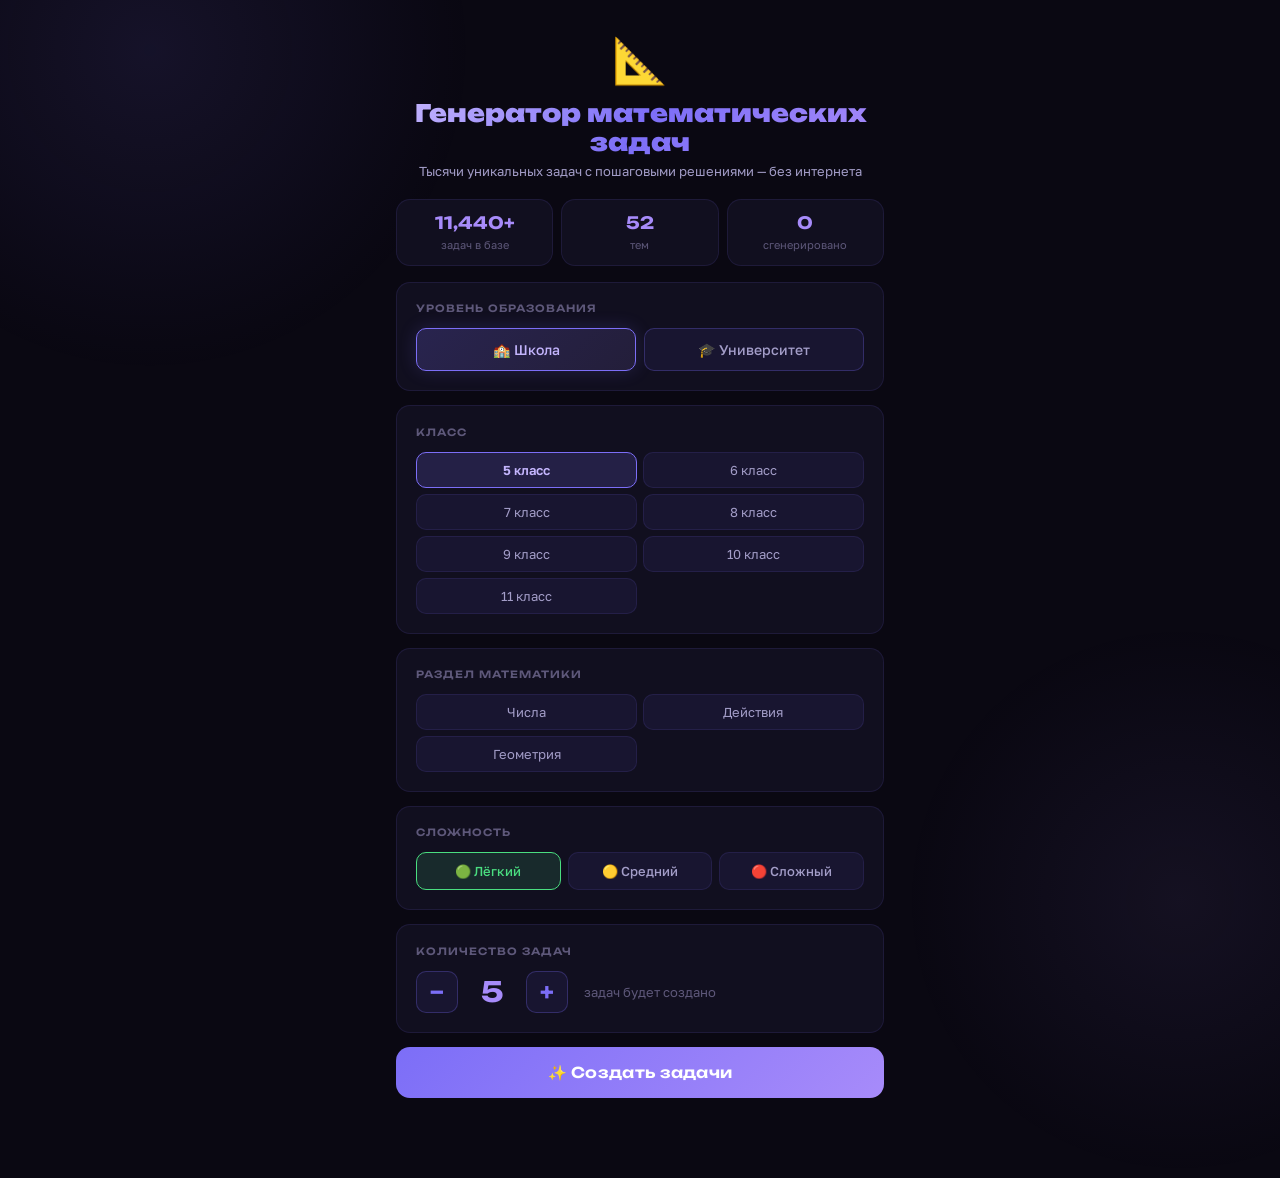
<file: mathv3/index.html>
<!DOCTYPE html>
<html lang="ru">
<head>
<meta charset="UTF-8">
<meta name="viewport" content="width=device-width, initial-scale=1.0">
<title>МатГен — Генератор Задач</title>
<link href="https://fonts.googleapis.com/css2?family=Unbounded:wght@400;600;700;900&family=Golos+Text:wght@400;500;600&display=swap" rel="stylesheet">
<style>
:root{
  --bg:#0a0812;--s1:#110f1f;--s2:#181530;--s3:#201d3a;
  --ac:#7c6ef7;--ac2:#a78bfa;--ac3:#c4b5fd;
  --grn:#4ade80;--yel:#fbbf24;--red:#f87171;--blu:#60a5fa;
  --tx:#f0eeff;--tx2:#a39dc8;--tx3:#5e587a;
  --br:rgba(124,110,247,.12);--br2:rgba(124,110,247,.28);
  --r:14px;--rsm:10px;
}
*,*::before,*::after{box-sizing:border-box;margin:0;padding:0}
html{scroll-behavior:smooth}
body{font-family:'Golos Text',sans-serif;background:var(--bg);color:var(--tx);min-height:100vh;overflow-x:hidden}
/* background glow */
body::before{content:'';position:fixed;top:-300px;left:-200px;width:700px;height:700px;
  background:radial-gradient(circle,rgba(124,110,247,.10) 0%,transparent 65%);pointer-events:none;z-index:0}
body::after{content:'';position:fixed;bottom:-300px;right:-200px;width:600px;height:600px;
  background:radial-gradient(circle,rgba(167,139,250,.07) 0%,transparent 65%);pointer-events:none;z-index:0}

.app{max-width:520px;margin:0 auto;padding:0 0 4rem;position:relative;z-index:1}

/* HEADER */
.hdr{padding:2rem 1.25rem 1.25rem;text-align:center}
.hdr-icon{font-size:2.8rem;display:block;margin-bottom:.75rem;animation:float 3s ease-in-out infinite}
@keyframes float{0%,100%{transform:translateY(0)}50%{transform:translateY(-7px)}}
.hdr h1{font-family:'Unbounded',sans-serif;font-size:clamp(18px,5vw,24px);font-weight:900;
  background:linear-gradient(130deg,#c4b5fd 0%,#7c6ef7 50%,#a78bfa 100%);
  -webkit-background-clip:text;-webkit-text-fill-color:transparent;background-clip:text;
  margin-bottom:.4rem;line-height:1.2}
.hdr p{font-size:13px;color:var(--tx2)}

/* STAT ROW */
.stats{display:grid;grid-template-columns:1fr 1fr 1fr;gap:8px;padding:0 1rem;margin-bottom:1rem}
.st{background:var(--s1);border:1px solid var(--br);border-radius:var(--r);padding:12px 8px;text-align:center}
.st-n{font-family:'Unbounded',sans-serif;font-size:17px;font-weight:700;color:var(--ac2);display:block}
.st-l{font-size:11px;color:var(--tx3);margin-top:2px}

/* CARD */
.card{background:var(--s1);border:1px solid var(--br);border-radius:var(--r);
  padding:1.2rem;margin:0 1rem .875rem;transition:border-color .2s}
.card:hover{border-color:var(--br2)}
.clbl{font-family:'Unbounded',sans-serif;font-size:10px;font-weight:600;color:var(--tx3);
  text-transform:uppercase;letter-spacing:.1em;margin-bottom:.875rem}

/* TOGGLE */
.tgl-row{display:grid;grid-template-columns:1fr 1fr;gap:8px}
.tgl{padding:12px;border:1px solid var(--br2);border-radius:var(--rsm);background:var(--s2);
  font-family:'Golos Text',sans-serif;font-size:14px;font-weight:500;cursor:pointer;
  transition:all .18s;color:var(--tx2)}
.tgl:hover{border-color:var(--ac);color:var(--tx)}
.tgl.on{background:linear-gradient(135deg,rgba(124,110,247,.22),rgba(167,139,250,.12));
  border-color:var(--ac);color:var(--ac3);box-shadow:0 0 18px rgba(124,110,247,.18)}

/* CHIP GRID */
.cgrid{display:grid;grid-template-columns:1fr 1fr;gap:6px}
.chip{padding:9px 8px;border:1px solid var(--br);border-radius:var(--rsm);background:var(--s2);
  font-family:'Golos Text',sans-serif;font-size:13px;cursor:pointer;transition:all .16s;
  text-align:center;color:var(--tx2)}
.chip:hover{border-color:var(--ac);color:var(--tx)}
.chip.on{background:rgba(124,110,247,.18);border-color:var(--ac);color:var(--ac3);font-weight:600}

/* PILLS */
.pills{display:flex;flex-wrap:wrap;gap:7px}
.pill{padding:7px 13px;border:1px solid var(--br);border-radius:20px;background:var(--s2);
  font-family:'Golos Text',sans-serif;font-size:13px;cursor:pointer;transition:all .16s;color:var(--tx2)}
.pill:hover{border-color:var(--ac);color:var(--tx)}
.pill.on{background:var(--ac);border-color:var(--ac);color:#fff}

/* DIFFICULTY */
.dfrow{display:grid;grid-template-columns:1fr 1fr 1fr;gap:7px}
.df{padding:10px 4px;border:1px solid var(--br);border-radius:var(--rsm);background:var(--s2);
  font-family:'Golos Text',sans-serif;font-size:13px;cursor:pointer;
  text-align:center;color:var(--tx2);transition:all .16s;font-weight:500}
.df.easy.on{background:rgba(74,222,128,.13);border-color:var(--grn);color:var(--grn)}
.df.med.on{background:rgba(251,191,36,.13);border-color:var(--yel);color:var(--yel)}
.df.hard.on{background:rgba(248,113,113,.13);border-color:var(--red);color:var(--red)}

/* COUNTER */
.ctr{display:flex;align-items:center;gap:16px}
.cb{width:42px;height:42px;border:1px solid var(--br2);border-radius:var(--rsm);background:var(--s2);
  font-size:22px;cursor:pointer;display:flex;align-items:center;justify-content:center;
  color:var(--ac);font-weight:700;flex-shrink:0;transition:all .14s;font-family:'Unbounded',sans-serif}
.cb:hover{background:rgba(124,110,247,.18);border-color:var(--ac)}
.cv{font-family:'Unbounded',sans-serif;font-size:28px;font-weight:700;color:var(--ac2);
  min-width:36px;text-align:center}
.cdesc{font-size:13px;color:var(--tx3)}

/* GEN BUTTON */
.gbtn{display:block;width:calc(100% - 2rem);margin:0 1rem 1rem;padding:16px;
  background:linear-gradient(135deg,#7c6ef7,#a78bfa);color:#fff;border:none;border-radius:var(--r);
  font-family:'Unbounded',sans-serif;font-size:15px;font-weight:600;cursor:pointer;
  transition:all .2s;letter-spacing:.02em;position:relative;overflow:hidden}
.gbtn::before{content:'';position:absolute;top:0;left:-100%;width:100%;height:100%;
  background:linear-gradient(90deg,transparent,rgba(255,255,255,.15),transparent);transition:left .4s}
.gbtn:hover::before{left:100%}
.gbtn:hover{transform:translateY(-2px);box-shadow:0 8px 28px rgba(124,110,247,.38)}
.gbtn:active{transform:translateY(0)}
.gbtn:disabled{opacity:.48;cursor:not-allowed;transform:none;box-shadow:none}

/* ERROR */
.erbox{background:rgba(248,113,113,.1);border:1px solid rgba(248,113,113,.35);
  border-radius:var(--rsm);padding:12px 14px;font-size:13px;color:var(--red);
  margin:0 1rem .875rem;display:none}

/* RESULTS HEADER */
.rhdr{display:flex;align-items:center;justify-content:space-between;padding:0 1rem;margin:1.25rem 0 .75rem}
.rtitle{font-family:'Unbounded',sans-serif;font-size:13px;font-weight:600;color:var(--tx)}
.arow{display:flex;gap:7px}
.abtn{font-size:12px;padding:6px 11px;border:1px solid var(--br2);border-radius:8px;
  background:var(--s2);cursor:pointer;color:var(--tx2);font-family:'Golos Text',sans-serif;transition:all .14s}
.abtn:hover{border-color:var(--ac);color:var(--ac3)}

/* TASK CARD */
.tcard{background:var(--s1);border:1px solid var(--br);border-radius:var(--r);
  padding:1.1rem 1.2rem;margin:0 1rem 10px;transition:border-color .2s;
  animation:slideIn .3s ease both}
@keyframes slideIn{from{opacity:0;transform:translateY(10px)}to{opacity:1;transform:translateY(0)}}
.tcard:hover{border-color:var(--br2)}
.thdr{display:flex;align-items:center;justify-content:space-between;margin-bottom:10px}
.tnum{font-family:'Unbounded',sans-serif;font-size:10px;font-weight:700;color:var(--ac);
  text-transform:uppercase;letter-spacing:.08em}
.tbadge{font-size:10px;padding:3px 8px;border-radius:6px;font-weight:700}
.be{background:rgba(74,222,128,.13);color:var(--grn)}
.bm{background:rgba(251,191,36,.13);color:var(--yel)}
.bh{background:rgba(248,113,113,.13);color:var(--red)}
.ttxt{font-size:14px;line-height:1.75;color:var(--tx);margin-bottom:12px}
.stgl{background:none;border:1px solid var(--br2);padding:7px 14px;border-radius:8px;
  font-size:12px;color:var(--ac2);cursor:pointer;display:flex;align-items:center;gap:5px;
  font-weight:500;font-family:'Golos Text',sans-serif;transition:all .14s}
.stgl:hover{border-color:var(--ac);background:rgba(124,110,247,.1)}
.sbox{background:var(--s2);border-radius:var(--rsm);padding:14px 16px;margin-top:10px;
  font-size:13px;line-height:1.85;color:var(--tx2);display:none;border-left:3px solid var(--ac)}
.sbox.open{display:block;animation:fdIn .2s ease}
@keyframes fdIn{from{opacity:0;transform:translateY(-4px)}to{opacity:1;transform:translateY(0)}}
.sstep{display:flex;gap:10px;align-items:flex-start;margin-bottom:8px;padding:8px 10px;
  background:rgba(124,110,247,.06);border-radius:8px;border:1px solid rgba(124,110,247,.08)}
.sstep-num{min-width:22px;height:22px;background:var(--ac);border-radius:50%;
  display:flex;align-items:center;justify-content:center;font-size:10px;font-weight:700;
  color:#fff;flex-shrink:0;margin-top:1px;font-family:'Unbounded',sans-serif}
.sstep-txt{flex:1;color:var(--tx)}
.sresult{display:inline-block;background:rgba(124,110,247,.15);color:var(--ac3);
  border-radius:5px;padding:1px 7px;font-family:monospace;font-size:12px;margin-left:4px}
.sans{margin-top:12px;padding:12px 14px;border-radius:10px;
  background:linear-gradient(135deg,rgba(74,222,128,.10),rgba(74,222,128,.05));
  border:1px solid rgba(74,222,128,.25);color:var(--grn);font-weight:700;font-size:14px;
  display:flex;align-items:center;gap:8px}
.shint{margin-top:8px;padding:8px 12px;background:rgba(96,165,250,.07);
  border-radius:8px;border:1px solid rgba(96,165,250,.15);font-size:12px;color:var(--blu)}

/* LOADER */
.lcard{background:var(--s1);border:1px solid var(--br);border-radius:var(--r);
  padding:1.2rem;margin:0 1rem 10px;display:flex;align-items:center;gap:14px}
.spin{width:24px;height:24px;border:2.5px solid var(--s3);border-top-color:var(--ac);
  border-radius:50%;animation:sp .7s linear infinite;flex-shrink:0}
@keyframes sp{to{transform:rotate(360deg)}}
.ltxt{font-size:13px;color:var(--tx3)}
.lbar{height:3px;background:var(--s3);border-radius:2px;margin-top:8px;overflow:hidden;flex:1}
.lbfill{height:100%;background:linear-gradient(90deg,var(--ac),var(--ac2));
  border-radius:2px;animation:lb 1.4s ease-in-out infinite}
@keyframes lb{0%{width:0;margin-left:0}50%{width:65%;margin-left:18%}100%{width:0;margin-left:100%}}

@media print{
  body{background:#fff;color:#000}
  .hdr,.card,.stats,.gbtn,.erbox{display:none}
  .tcard{border:1px solid #ccc;break-inside:avoid;margin:0 0 12px}
  .sbox{display:block!important}
  .stgl,.rhdr .arow{display:none}
}
</style>
</head>
<body>
<div class="app">

<div class="hdr">
  <span class="hdr-icon">📐</span>
  <h1>Генератор математических задач</h1>
  <p>Тысячи уникальных задач с пошаговыми решениями — без интернета</p>
</div>

<div class="stats">
  <div class="st"><span class="st-n" id="stTasks">0</span><span class="st-l">задач в базе</span></div>
  <div class="st"><span class="st-n" id="stTopics">0</span><span class="st-l">тем</span></div>
  <div class="st"><span class="st-n" id="stGen">0</span><span class="st-l">сгенерировано</span></div>
</div>

<div class="card">
  <div class="clbl">Уровень образования</div>
  <div class="tgl-row">
    <button class="tgl on" onclick="setLvl('school',this)">🏫 Школа</button>
    <button class="tgl" onclick="setLvl('uni',this)">🎓 Университет</button>
  </div>
</div>

<div class="card">
  <div class="clbl" id="gradeLbl">Класс</div>
  <div class="cgrid" id="gradeChips"></div>
</div>

<div class="card">
  <div class="clbl">Раздел математики</div>
  <div class="cgrid" id="secChips"></div>
</div>

<div class="card" id="topicCard" style="display:none">
  <div class="clbl">Тема</div>
  <div class="pills" id="topicPills"></div>
</div>

<div class="card">
  <div class="clbl">Сложность</div>
  <div class="dfrow">
    <button class="df easy on" onclick="setDiff('easy',this)">🟢 Лёгкий</button>
    <button class="df med" onclick="setDiff('med',this)">🟡 Средний</button>
    <button class="df hard" onclick="setDiff('hard',this)">🔴 Сложный</button>
  </div>
</div>

<div class="card">
  <div class="clbl">Количество задач</div>
  <div class="ctr">
    <button class="cb" onclick="chCnt(-1)">−</button>
    <span class="cv" id="cntVal">5</span>
    <button class="cb" onclick="chCnt(1)">+</button>
    <span class="cdesc">задач будет создано</span>
  </div>
</div>

<div class="erbox" id="erBox"></div>
<button class="gbtn" id="genBtn" onclick="generate()">✨ Создать задачи</button>
<div id="results"></div>

</div>
<script>
// =============================================================
//  УТИЛИТЫ
// =============================================================
const R=(a,b)=>Math.floor(Math.random()*(b-a+1))+a;
const Rf=(a,b,d=2)=>parseFloat((Math.random()*(b-a)+a).toFixed(d));
const pick=a=>a[Math.floor(Math.random()*a.length)];
const gcd=(a,b)=>b===0?a:gcd(b,a%b);
const lcm=(a,b)=>a*b/gcd(a,b);
const fr=(n,d)=>{const g=gcd(Math.abs(n),Math.abs(d));return d/g===1?`${n/g}`:`${n/g}/${d/g}`};
const names=['Алёша','Маша','Коля','Аня','Вася','Лена','Дима','Оля','Петя','Катя'];
const rN=()=>pick(names);
const PRIMES=[2,3,5,7,11,13,17,19,23,29,31,37,41,43,47];
const rP=()=>pick(PRIMES);
const trips=[[3,4,5],[5,12,13],[8,15,17],[7,24,25],[6,8,10],[9,12,15]];
const rTrip=()=>pick(trips);
const s=v=>v>=0?`+ ${v}`:`- ${Math.abs(v)}`;
const sp=v=>v>=0?`${v}`:`(${v})`;

// =============================================================
//  БАЗА ЗАДАЧ — ГЕНЕРАТОРЫ
// =============================================================
const GEN={

// ── ДРОБИ ────────────────────────────────────────────────────
'Дроби':{
easy:[
()=>{
  const d=R(2,9),n1=R(1,d-1),n2=R(1,d-1);
  const sN=n1+n2,g=gcd(sN,d);
  return{q:`Вычислите: <b>${n1}/${d} + ${n2}/${d}</b>`,
    steps:[`Знаменатели одинаковы (${d}), складываем числители`,
           `${n1}/${d} + ${n2}/${d} = ${sN}/${d}`,
           g>1?`Сокращаем на ${g}: <b>${sN/g}/${d/g}</b>`:'Дробь несократима'],
    ans:fr(sN,d)};
},
()=>{
  const d=R(3,9),n1=R(2,d-1),n2=R(1,n1-1);
  const dN=n1-n2,g=gcd(dN,d);
  return{q:`Вычислите: <b>${n1}/${d} − ${n2}/${d}</b>`,
    steps:[`Знаменатели равны, вычитаем числители`,
           `${n1}/${d} − ${n2}/${d} = ${dN}/${d}`,
           g>1?`Сокращаем: ${dN/g}/${d/g}`:'Несократима'],
    ans:fr(dN,d)};
},
()=>{
  const w=R(1,6),n=R(1,5),d=R(n+1,9);
  const tot=w*d+n;
  return{q:`Переведите в неправильную дробь: <b>${w} ${n}/${d}</b>`,
    steps:[`Умножаем целую часть на знаменатель: ${w}×${d}=${w*d}`,
           `Прибавляем числитель: ${w*d}+${n}=${tot}`,
           `Знаменатель сохраняем: ${d}`],
    ans:`${tot}/${d}`};
},
()=>{
  const n=R(5,19),d=R(2,6);
  const w=Math.floor(n/d),r=n%d;
  return{q:`Переведите в смешанное число: <b>${n}/${d}</b>`,
    steps:[`Делим ${n} на ${d}: ${n}÷${d}=${w} (остаток ${r})`,
           r===0?`Число целое: ${w}`:`Записываем: ${w} ${r}/${d}`],
    ans:r===0?`${w}`:`${w} ${r}/${d}`};
}
],
medium:[
()=>{
  let d1=R(2,7),d2=R(2,7);while(d1===d2)d2=R(2,7);
  const n1=R(1,d1-1),n2=R(1,d2-1),L=lcm(d1,d2);
  const nn1=n1*(L/d1),nn2=n2*(L/d2),sN=nn1+nn2,g=gcd(sN,L);
  return{q:`Вычислите: <b>${n1}/${d1} + ${n2}/${d2}</b>`,
    steps:[`НОК(${d1},${d2})=${L}`,
           `${n1}/${d1}=${nn1}/${L}, ${n2}/${d2}=${nn2}/${L}`,
           `Сумма: (${nn1}+${nn2})/${L}=${sN}/${L}`,
           g>1?`Сокращаем: ${sN/g}/${L/g}`:'Ответ несократим'],
    ans:fr(sN,L)};
},
()=>{
  const n1=R(2,7),d1=R(3,8),n2=R(2,7),d2=R(3,8);
  const pN=n1*n2,pD=d1*d2,g=gcd(pN,pD);
  return{q:`Вычислите: <b>${n1}/${d1} × ${n2}/${d2}</b>`,
    steps:[`Умножаем числители: ${n1}×${n2}=${pN}`,
           `Умножаем знаменатели: ${d1}×${d2}=${pD}`,
           g>1?`Сокращаем: ${pN/g}/${pD/g}`:'Несократима'],
    ans:fr(pN,pD)};
},
()=>{
  const n1=R(2,6),d1=R(3,8),n2=R(2,6),d2=R(3,8);
  const rN=n1*d2,rD=d1*n2,g=gcd(rN,rD);
  return{q:`Вычислите: <b>${n1}/${d1} ÷ ${n2}/${d2}</b>`,
    steps:[`Деление — это умножение на перевёрнутую: ${n1}/${d1} × ${d2}/${n2}`,
           `Числитель: ${n1}×${d2}=${rN}`,`Знаменатель: ${d1}×${n2}=${rD}`,
           g>1?`Сокращаем: ${rN/g}/${rD/g}`:'Несократима'],
    ans:fr(rN,rD)};
}
],
hard:[
()=>{
  let d1=R(2,6),d2=R(2,6),d3=R(2,6);
  while(d1===d2||d2===d3||d1===d3){d2=R(2,6);d3=R(2,6);}
  const n1=R(1,d1-1),n2=R(1,d2-1),n3=R(1,d3-1);
  const L=lcm(lcm(d1,d2),d3);
  const a1=n1*(L/d1),a2=n2*(L/d2),a3=n3*(L/d3);
  const res=a1+a2-a3,g=gcd(Math.abs(res),L);
  return{q:`Вычислите: <b>${n1}/${d1} + ${n2}/${d2} − ${n3}/${d3}</b>`,
    steps:[`Общий знаменатель НОК(${d1},${d2},${d3})=${L}`,
           `${n1}/${d1}=${a1}/${L}, ${n2}/${d2}=${a2}/${L}, ${n3}/${d3}=${a3}/${L}`,
           `(${a1}+${a2}−${a3})/${L}=${res}/${L}`,
           g>1?`Сокращаем на ${g}: ${res/g}/${L/g}`:'Готово'],
    ans:fr(res,L)};
},
()=>{
  const w1=R(1,4),n1=R(1,4),d1=R(n1+1,8);
  const w2=R(1,4),n2=R(1,4),d2=R(n2+1,8);
  const L=lcm(d1,d2);
  const tot1=w1*d1+n1,tot2=w2*d2+n2;
  const sumN=tot1*(L/d1)+tot2*(L/d2);
  const wRes=Math.floor(sumN/L),rRes=sumN%L;
  const g=gcd(rRes,L);
  return{q:`Вычислите: <b>${w1} ${n1}/${d1} + ${w2} ${n2}/${d2}</b>`,
    steps:[`Переводим: ${w1} ${n1}/${d1}=${tot1}/${d1}, ${w2} ${n2}/${d2}=${tot2}/${d2}`,
           `НОК(${d1},${d2})=${L}`,
           `${tot1*(L/d1)}/${L}+${tot2*(L/d2)}/${L}=${sumN}/${L}`,
           `Переводим: ${wRes} ${fr(rRes,L)}`],
    ans:rRes===0?`${wRes}`:`${wRes} ${fr(rRes,L)}`};
}
]},

// ── ПРОЦЕНТЫ ─────────────────────────────────────────────────
'Проценты':{
easy:[
()=>{
  const tot=R(10,50)*20,pct=pick([10,20,25,50]);
  return{q:`Найдите <b>${pct}%</b> от числа <b>${tot}</b>`,
    steps:[`${tot}×${pct}/100=${tot*pct/100}`],ans:`${tot*pct/100}`};
},
()=>{
  const part=R(2,18)*5,tot=R(5,20)*20;
  const pct=Math.round(part/tot*100);
  return{q:`Чему равно <b>${part}</b> от <b>${tot}</b> в процентах?`,
    steps:[`${part}÷${tot}=${(part/tot).toFixed(4)}`,
           `×100=${pct}%`],ans:`${pct}%`};
},
()=>{
  const pct=pick([10,20,25,50]),part=R(5,30)*pct/100*20;
  const tot=part*100/pct;
  return{q:`<b>${pct}%</b> числа равно <b>${part}</b>. Найдите число.`,
    steps:[`1% = ${part}/${pct}=${part/pct}`,
           `100% = ${part/pct}×100=${tot}`],ans:`${tot}`};
}
],
medium:[
()=>{
  const price=R(5,25)*100,disc=pick([10,15,20,25,30]);
  const save=price*disc/100,fin=price-save;
  return{q:`Товар стоит <b>${price} руб.</b>, скидка <b>${disc}%</b>. Цена со скидкой?`,
    steps:[`Скидка: ${price}×${disc}/100=${save} руб.`,
           `Цена: ${price}−${save}=${fin} руб.`],ans:`${fin} руб.`};
},
()=>{
  const sal=R(30,80)*1000,r1=pick([5,10,15,20]),r2=pick([5,8,10,12]);
  const a1=Math.round(sal*(1+r1/100)),a2=Math.round(a1*(1+r2/100));
  const tot=((a2-sal)/sal*100).toFixed(1);
  return{q:`Зарплата <b>${sal} руб.</b> повышена на ${r1}%, затем ещё на ${r2}%. Итог?`,
    steps:[`После 1-го: ${sal}×${1+r1/100}=${a1} руб.`,
           `После 2-го: ${a1}×${1+r2/100}≈${a2} руб.`,
           `Суммарный рост: ${tot}%`],ans:`${a2} руб. (+${tot}%)`};
},
()=>{
  const a=R(10,40)*100,b=R(10,40)*100;
  const avg=Math.round((a+b)/2),diff=Math.abs(a-b)/Math.min(a,b)*100;
  return{q:`В классе ${rN()} набрал <b>${a} баллов</b>, а ${rN()} — <b>${b} баллов</b>. На сколько % отличаются результаты?`,
    steps:[`Разница: ${Math.abs(a-b)} баллов`,
           `% от меньшего: ${Math.abs(a-b)}/${Math.min(a,b)}×100=${diff.toFixed(1)}%`],
    ans:`${diff.toFixed(1)}%`};
}
],
hard:[
()=>{
  const p=R(5,25)*100,g=pick([10,15,20,25]);
  const after=Math.round(p*(1+g/100));
  const discPct=pick([5,10,15,20]);
  const final=Math.round(after*(1-discPct/100));
  const totalChange=((final-p)/p*100).toFixed(1);
  return{q:`Цена товара <b>${p} руб.</b> выросла на <b>${g}%</b>, затем снизили на <b>${discPct}%</b>. Итоговое изменение?`,
    steps:[`После роста: ${p}×${1+g/100}=${after} руб.`,
           `После скидки: ${after}×${1-discPct/100}≈${final} руб.`,
           `Изменение относительно исходной: ${totalChange}%`],
    ans:`${final} руб. (${totalChange>0?'+':''}${totalChange}%)`};
}
]},

// ── НАТУРАЛЬНЫЕ ЧИСЛА ────────────────────────────────────────
'Натуральные числа':{
easy:[
()=>{const a=R(100,999),b=R(100,999);return{q:`<b>${a} + ${b}</b>`,steps:[`${a}+${b}=${a+b}`],ans:`${a+b}`}},
()=>{const a=R(200,999),b=R(100,a-10);return{q:`<b>${a} − ${b}</b>`,steps:[`${a}−${b}=${a-b}`],ans:`${a-b}`}},
()=>{const a=R(11,99),b=R(11,99);return{q:`<b>${a} × ${b}</b>`,
  steps:[`${a}×${b}=${a}×${Math.floor(b/10)*10}+${a}×${b%10}`,
         `=${a*Math.floor(b/10)*10}+${a*(b%10)}=${a*b}`],ans:`${a*b}`}}
],
medium:[
()=>{
  const b=R(11,30),q=R(10,99),r=R(0,b-1),a=b*q+r;
  return{q:`<b>${a} ÷ ${b}</b> (с остатком)`,
    steps:[`${b}×${q}=${b*q}`,`Остаток: ${a}−${b*q}=${r}`,
           `${a}=${b}×${q}+${r}`],ans:`${q} ост. ${r}`};
},
()=>{
  let n=R(50,150);
  const orig=n,facs=[];
  for(let i=2;i<=n;i++)while(n%i===0){facs.push(i);n/=i;}
  return{q:`Разложите <b>${orig}</b> на простые множители`,
    steps:[...facs.map((f,i,a)=>`÷${f}`),`${orig}=${facs.join('×')}`],
    ans:facs.join('×')};
},
()=>{
  const a=R(12,60),b=R(12,60);
  const g=gcd(a,b),l=lcm(a,b);
  return{q:`Найдите НОД и НОК чисел <b>${a}</b> и <b>${b}</b>`,
    steps:[`Алгоритм Евклида: НОД(${a},${b})`,
           `${a}=${Math.floor(a/b)}×${b}+${a%b}`,
           a%b?`НОД(${b},${a%b})=${g}`:`НОД=${b}`,
           `НОК=${a}×${b}/НОД=${a*b}/${g}=${l}`],
    ans:`НОД=${g}, НОК=${l}`};
}
],
hard:[
()=>{
  const n=R(100,300);
  let divs=[1];
  for(let i=2;i<=Math.sqrt(n);i++)if(n%i===0){divs.push(i);if(i!==n/i)divs.push(n/i);}
  divs.push(n);divs.sort((a,b)=>a-b);
  const sum=divs.reduce((a,b)=>a+b,0);
  return{q:`Найдите сумму всех делителей числа <b>${n}</b>`,
    steps:[`Делители ${n}: ${divs.join(', ')}`,
           `Сумма: ${divs.join('+')}=${sum}`],ans:`${sum}`};
},
()=>{
  const a=R(10,30),b=R(10,30),c=R(10,30);
  const g=gcd(gcd(a,b),c);
  return{q:`Найдите НОД(<b>${a}, ${b}, ${c}</b>)`,
    steps:[`НОД(${a},${b})=${gcd(a,b)}`,
           `НОД(${gcd(a,b)},${c})=${g}`],ans:`${g}`};
}
]},

// ── ДВИЖЕНИЕ ─────────────────────────────────────────────────
'Задачи на движение':{
easy:[
()=>{const v=R(40,120),t=R(2,6);return{q:`Велосипедист едет <b>${v} км/ч</b>. Расстояние за <b>${t} ч</b>?`,steps:[`S=v×t=${v}×${t}=${v*t} км`],ans:`${v*t} км`}},
()=>{const s=R(100,600),t=R(2,6);return{q:`Авто проехало <b>${s} км</b> за <b>${t} ч</b>. Скорость?`,steps:[`v=S/t=${s}/${t}=${s/t} км/ч`],ans:`${s/t} км/ч`}},
()=>{const v=R(40,100),s=R(100,500);return{q:`Скорость <b>${v} км/ч</b>, путь <b>${s} км</b>. Время?`,steps:[`t=S/v=${s}/${v}=${(s/v).toFixed(2)} ч`],ans:`${(s/v).toFixed(2)} ч`}}
],
medium:[
()=>{
  const v1=R(50,90),v2=R(40,80),t=R(2,5),tot=(v1+v2)*t;
  return{q:`Навстречу выехали два авто: <b>${v1}</b> и <b>${v2}</b> км/ч. Через <b>${t}</b> ч встретились. Расстояние?`,
    steps:[`Скорость сближения: ${v1}+${v2}=${v1+v2} км/ч`,`S=${v1+v2}×${t}=${tot} км`],ans:`${tot} км`};
},
()=>{
  const v1=R(60,100),v2=R(20,55),t=R(2,5);
  const s=(v1-v2)*t;
  return{q:`Мотоциклист <b>${v1}</b> км/ч догоняет велосипедиста <b>${v2}</b> км/ч. Расстояние <b>${s}</b> км. Время?`,
    steps:[`Скорость сближения: ${v1}−${v2}=${v1-v2} км/ч`,`t=${s}/${v1-v2}=${t} ч`],ans:`${t} ч`};
},
()=>{
  const v=R(50,90),t1=R(1,3),rest=R(20,60),t2=R(1,3);
  const s=v*(t1+t2),totT=t1+rest/60+t2;
  return{q:`Авто ехало ${t1} ч со скоростью <b>${v} км/ч</b>, стояло <b>${rest} мин</b>, ехало ещё <b>${t2} ч</b>. Средняя скорость?`,
    steps:[`Путь: ${v}×(${t1}+${t2})=${s} км`,
           `Общее время: ${t1}+${rest}/60+${t2}=${totT.toFixed(3)} ч`,
           `Vср=${s}/${totT.toFixed(3)}≈${(s/totT).toFixed(1)} км/ч`],
    ans:`≈${(s/totT).toFixed(1)} км/ч`};
}
],
hard:[
()=>{
  const v1=R(40,80),v2=R(40,80),d=R(200,500);
  const tMeet=d/(v1+v2);
  const x1=v1*tMeet,x2=v2*tMeet;
  return{q:`Два города на расстоянии <b>${d} км</b>. Два поезда вышли навстречу: <b>${v1}</b> и <b>${v2}</b> км/ч. Где встретятся (от 1-го города)?`,
    steps:[`Время до встречи: ${d}/(${v1}+${v2})=${tMeet.toFixed(2)} ч`,
           `1-й проедет: ${v1}×${tMeet.toFixed(2)}=${x1.toFixed(1)} км`,
           `2-й проедет: ${v2}×${tMeet.toFixed(2)}=${x2.toFixed(1)} км`,
           `Проверка: ${x1.toFixed(1)}+${x2.toFixed(1)}≈${d} км ✓`],
    ans:`${x1.toFixed(1)} км от 1-го города`};
}
]},

// ── РАБОТА ───────────────────────────────────────────────────
'Задачи на работу':{
easy:[
()=>{const d=R(4,15);return{q:`${rN()} выполнит работу за <b>${d}</b> дней. Часть за 1 день?`,steps:[`1÷${d}=1/${d} части за день`],ans:`1/${d}`}},
()=>{const d=R(3,12),k=R(2,5);return{q:`Работник выполняет 1/${d} работы за день. Сколько дней на всё?`,steps:[`Если 1/${d} за день, то 1÷(1/${d})=${d} дней`],ans:`${d} дней`}}
],
medium:[
()=>{
  const d1=R(4,12),d2=R(4,12);
  const L=lcm(d1,d2);
  const r1=L/d1,r2=L/d2,tot=r1+r2;
  const days=(L/tot).toFixed(2);
  return{q:`1-й выполняет работу за <b>${d1}</b> дней, 2-й — за <b>${d2}</b>. Вместе?`,
    steps:[`За день: 1-й — 1/${d1}, 2-й — 1/${d2}`,
           `НОК(${d1},${d2})=${L}`,`Вместе за день: ${r1}/${L}+${r2}/${L}=${tot}/${L}`,
           `Время: ${L}/${tot}≈${days} дней`],ans:`≈${days} дней`};
},
()=>{
  const d1=R(6,15),d2=R(6,15),tw=R(2,4);
  const done=tw*(1/d1+1/d2),rem=1-done,daysAlone=(rem/(1/d1)).toFixed(2);
  return{q:`1-й — ${d1} дн., 2-й — ${d2} дн. Работали вместе ${tw} дня, потом 2-й ушёл. Сколько ещё 1-й?`,
    steps:[`Вместе за ${tw} дня: ${tw}×(1/${d1}+1/${d2})=${done.toFixed(4)}`,
           `Осталось: 1−${done.toFixed(4)}=${rem.toFixed(4)}`,
           `1-й один: ${rem.toFixed(4)}÷(1/${d1})=${daysAlone} дн.`],
    ans:`≈${daysAlone} дней`};
}
],
hard:[
()=>{
  const d1=R(6,15),d2=R(6,15),d3=R(6,15);
  const L=lcm(lcm(d1,d2),d3);
  const r1=L/d1,r2=L/d2,r3=L/d3,tot=r1+r2+r3;
  return{q:`Трое: 1-й — ${d1} дн., 2-й — ${d2} дн., 3-й — ${d3} дн. Вместе?`,
    steps:[`Скорости: 1/${d1}, 1/${d2}, 1/${d3}`,
           `НОК=${L}`,`За день: (${r1}+${r2}+${r3})/${L}=${tot}/${L}`,
           `Время: ${L}/${tot}≈${(L/tot).toFixed(2)} дн.`],
    ans:`≈${(L/tot).toFixed(2)} дней`};
}
]},

// ── ГЕОМЕТРИЯ ────────────────────────────────────────────────
'Периметр и площадь':{
easy:[
()=>{const a=R(3,15),b=R(3,15);return{q:`Прямоугольник <b>${a}×${b}</b> см. P и S?`,steps:[`P=2(${a}+${b})=${2*(a+b)} см`,`S=${a}×${b}=${a*b} см²`],ans:`P=${2*(a+b)} см, S=${a*b} см²`}},
()=>{const a=R(3,14);return{q:`Квадрат со стороной <b>${a}</b> см. P и S?`,steps:[`P=4×${a}=${4*a} см`,`S=${a}²=${a*a} см²`],ans:`P=${4*a} см, S=${a*a} см²`}},
()=>{const b=R(4,15),h=R(3,12);return{q:`Треугольник: основание <b>${b}</b>, высота <b>${h}</b>. S?`,steps:[`S=(b×h)/2=(${b}×${h})/2=${b*h}/2=${b*h/2} см²`],ans:`${b*h/2} см²`}}
],
medium:[
()=>{const d1=R(4,16),d2=R(4,16);return{q:`Ромб с диагоналями <b>${d1}</b> и <b>${d2}</b> см. S?`,steps:[`S=(d₁×d₂)/2=(${d1}×${d2})/2=${d1*d2/2} см²`],ans:`${d1*d2/2} см²`}},
()=>{
  const R2=R(3,12);const perim=2*Math.PI*R2;
  return{q:`Окружность радиуса <b>${R2}</b> см. Длина и площадь?`,
    steps:[`C=2πr=2π×${R2}≈${(2*Math.PI*R2).toFixed(2)} см`,
           `S=πr²=π×${R2}²≈${(Math.PI*R2*R2).toFixed(2)} см²`],
    ans:`C≈${(2*Math.PI*R2).toFixed(2)} см, S≈${(Math.PI*R2*R2).toFixed(2)} см²`};
},
()=>{
  const big=R(8,18),small=R(2,big-4);
  return{q:`Квадрат <b>${big}м</b>. Внутри квадрат <b>${small}м</b>. Площадь между ними?`,
    steps:[`S₁=${big}²=${big*big} м²`,`S₂=${small}²=${small*small} м²`,
           `S=${big*big}−${small*small}=${big*big-small*small} м²`],
    ans:`${big*big-small*small} м²`};
}
],
hard:[
()=>{
  const a=R(5,14),b=R(5,14),h=R(3,10);
  return{q:`Трапеция: основания <b>${a}</b> и <b>${b}</b>, высота <b>${h}</b>. S?`,
    steps:[`S=(a+b)/2×h=(${a}+${b})/2×${h}`,`=${(a+b)/2}×${h}=${(a+b)/2*h} см²`],
    ans:`${(a+b)/2*h} см²`};
},
()=>{
  const [c1,c2,hy]=rTrip();const m=R(2,4);
  return{q:`Прямоугольный треугольник с катетами <b>${c1*m}</b> и <b>${c2*m}</b>. Гипотенуза?`,
    steps:[`c²=a²+b²=${(c1*m)**2}+${(c2*m)**2}=${(c1*m)**2+(c2*m)**2}`,
           `c=√${(c1*m)**2+(c2*m)**2}=${hy*m}`],
    ans:`${hy*m}`};
}
]},

// ── ТЕОРЕМА ПИФАГОРА ─────────────────────────────────────────
'Теорема Пифагора':{
easy:[
()=>{const [a,b,c]=rTrip();return{q:`Катеты <b>${a}</b> и <b>${b}</b>. Гипотенуза?`,steps:[`c²=${a}²+${b}²=${a*a+b*b}`,`c=√${a*a+b*b}=${c}`],ans:`${c}`}},
()=>{const [a,b,c]=rTrip();return{q:`Гипотенуза <b>${c}</b>, катет <b>${a}</b>. Второй катет?`,steps:[`b²=${c}²−${a}²=${c*c-a*a}`,`b=√${c*c-a*a}=${b}`],ans:`${b}`}},
()=>{const [a,b,c]=rTrip(),k=R(2,4);return{q:`Катеты <b>${a*k}</b> и <b>${b*k}</b>. Гипотенуза?`,steps:[`c²=${(a*k)**2}+${(b*k)**2}=${(a*k)**2+(b*k)**2}`,`c=${c*k}`],ans:`${c*k}`}}
],
medium:[
()=>{const a=R(3,12),b=R(3,12);const c=Math.sqrt(a*a+b*b);return{q:`Катеты <b>${a}</b> и <b>${b}</b>. Гипотенуза (округлить)?`,steps:[`c=√(${a*a}+${b*b})=√${a*a+b*b}≈${c.toFixed(2)}`],ans:`≈${c.toFixed(2)}`}},
()=>{
  const a=R(4,12);const d=a*Math.sqrt(2);
  return{q:`Квадрат со стороной <b>${a}</b>. Диагональ?`,
    steps:[`Диагональ квадрата: d=a√2=${a}×√2≈${d.toFixed(2)}`],ans:`≈${d.toFixed(2)}`};
},
()=>{
  const h=R(3,8),b=R(4,12);const hy=Math.sqrt(h*h+b*b);
  return{q:`Прямоугольник <b>${b}×${h}</b>. Диагональ?`,
    steps:[`d=√(${b}²+${h}²)=√${b*b+h*h}≈${hy.toFixed(2)}`],ans:`≈${hy.toFixed(2)}`};
}
],
hard:[
()=>{
  const [a,b,c]=rTrip(),k=R(2,5);
  return{q:`Прямоугольный треугольник, периметр <b>${(a+b+c)*k}</b>, гипотенуза <b>${c*k}</b>. Катеты?`,
    steps:[`a+b=${(a+b+c)*k}−${c*k}=${(a+b)*k}`,
           `a²+b²=${(c*k)**2}`,
           `Решаем систему: a=${a*k}, b=${b*k}`],
    ans:`${a*k} и ${b*k}`};
},
()=>{
  const a=R(6,15);const r=a*Math.sqrt(3)/2;
  return{q:`Правильный треугольник со стороной <b>${a}</b>. Высота?`,
    steps:[`Высота правильного треугольника: h=a√3/2`,
           `h=${a}×√3/2=${a}×0.866...≈${r.toFixed(2)}`],
    ans:`≈${r.toFixed(2)}`};
}
]},

// ── ОДНОЧЛЕНЫ ────────────────────────────────────────────────
'Одночлены':{
easy:[
()=>{const a=R(2,9),n=R(2,5),b=R(2,9),m=R(2,5);return{q:`Упростите: <b>${a}x^${n} × ${b}x^${m}</b>`,steps:[`Коэффициенты: ${a}×${b}=${a*b}`,`Степени: x^(${n}+${m})=x^${n+m}`],ans:`${a*b}x^${n+m}`}},
()=>{const a=R(2,9),n=R(3,7),b=R(2,a),m=R(1,n-1);return{q:`Упростите: <b>${a}x^${n} ÷ ${b}x^${m}</b>`,steps:[`${a}/${b}=${a/b}`,`x^(${n}-${m})=x^${n-m}`],ans:`${a/b}x^${n-m}`}}
],
medium:[
()=>{const a=R(2,8),n=R(2,5);return{q:`Упростите: <b>(${a}x^${n})²</b>`,steps:[`Коэффициент: ${a}²=${a*a}`,`Степень: (x^${n})²=x^${2*n}`],ans:`${a*a}x^${2*n}`}},
()=>{const a=R(2,6),b=R(2,6),n=R(2,4);return{q:`Раскройте: <b>(${a}x)^${n}</b>`,steps:[`${a}^${n}=${Math.pow(a,n)}`,`x^${n}`],ans:`${Math.pow(a,n)}x^${n}`}}
],
hard:[
()=>{
  const a=R(2,6),b=R(2,6),c=R(2,6);
  const numC=a*b,denC=c,g=gcd(numC,denC);
  return{q:`Упростите: <b>${a}a²b³ × ${b}a³b² ÷ (${c}a³b⁴)</b>`,
    steps:[`Числитель: ${a*b}a⁵b⁵`,`Делим на ${c}a³b⁴`,
           `Коэф: ${numC}/${denC}=${numC/g}/${denC/g}`,`Степени: a^2 b^1`],
    ans:`${numC/g}/${denC/g} a²b`};
}
]},

// ── МНОГОЧЛЕНЫ ────────────────────────────────────────────────
'Многочлены':{
easy:[
()=>{const a=R(2,8),b=R(1,7);return{q:`Раскройте: <b>${a}(x + ${b})</b>`,steps:[`${a}×x=${a}x`,`${a}×${b}=${a*b}`],ans:`${a}x + ${a*b}`}},
()=>{const a=R(1,6);return{q:`Примените формулу: <b>(x + ${a})²</b>`,steps:[`(a+b)²=a²+2ab+b²`,`x²+2×${a}×x+${a}²=x²+${2*a}x+${a*a}`],ans:`x² + ${2*a}x + ${a*a}`}},
()=>{const a=R(1,6);return{q:`Примените формулу: <b>(x − ${a})(x + ${a})</b>`,steps:[`(a−b)(a+b)=a²−b²`,`x²−${a}²=x²−${a*a}`],ans:`x² − ${a*a}`}}
],
medium:[
()=>{const a=R(1,6),b=R(1,6);return{q:`Раскройте: <b>(x + ${a})(x + ${b})</b>`,steps:[`x²+(${a}+${b})x+${a}×${b}`,`x²+${a+b}x+${a*b}`],ans:`x² + ${a+b}x + ${a*b}`}},
()=>{const a=R(2,6),b=R(1,5);return{q:`Разложите: <b>x² + ${a+b}x + ${a*b}</b>`,steps:[`Ищем a,b: сумма=${a+b}, произведение=${a*b}`,`a=${a}, b=${b}`,`(x+${a})(x+${b})`],ans:`(x + ${a})(x + ${b})`}},
()=>{const a=R(2,6);return{q:`Разложите: <b>x² − ${a*a}</b>`,steps:[`Разность квадратов: a²−b²=(a−b)(a+b)`,`x²−${a}²=(x−${a})(x+${a})`],ans:`(x − ${a})(x + ${a})`}}
],
hard:[
()=>{
  const p=R(2,8),q=R(2,8);
  return{q:`Разложите на множители: <b>${p}x² + ${p*q+p}x + ${q+1}x + ${q}</b>`,
    steps:[`Группируем: (${p}x²+${p*q}x)+(${p}x+${q})`,
           `${p}x(x+${q})+(x+${q})x...`,
           `Пробуем (${p}x+1)(x+${q})`,
           `Проверка: ${p}x²+${p*q}x+x+${q}=√`],
    ans:`(${p}x + 1)(x + ${q})`};
}
]},

// ── ДИСКРИМИНАНТ ─────────────────────────────────────────────
'Дискриминант':{
easy:[
()=>{
  const x1=pick([-4,-3,-2,-1,1,2,3,4]),x2=pick([-4,-3,-2,-1,1,2,3,4]);
  const B=-(x1+x2),C=x1*x2;
  const D=(x1+x2)**2-4*x1*x2;
  return{q:`Найдите дискриминант: <b>x² ${s(B)}x ${s(C)} = 0</b>`,
    steps:[`a=1, b=${B}, c=${C}`,`D=b²−4ac=${B}²−4×${C}=${B*B}−${4*C}=${D}`,
           D>0?'D>0 — два корня':D===0?'D=0 — один корень':'D<0 — нет корней'],
    ans:`D = ${D}`};
},
()=>{
  const x1=R(-5,5),x2=R(-5,5);
  const B=-(x1+x2),C=x1*x2,D=(B**2-4*C);
  return{q:`Решите: <b>x² ${s(B)}x ${s(C)} = 0</b>`,
    steps:[`D=${B}²−4×${C}=${D}`,`√D=${Math.sqrt(D).toFixed(2)}`,
           `x₁=(−${B}+${Math.sqrt(D).toFixed(2)})/2=${x1}`,
           `x₂=(−${B}−${Math.sqrt(D).toFixed(2)})/2=${x2}`],
    ans:`x₁=${x1}, x₂=${x2}`};
}
],
medium:[
()=>{
  const a=R(2,5),x1=pick([-3,-2,-1,1,2,3]),x2=pick([-3,-2,-1,1,2,3]);
  const B=-a*(x1+x2),C=a*x1*x2;
  const D=B*B-4*a*C;
  return{q:`Решите: <b>${a}x² ${s(B)}x ${s(C)} = 0</b>`,
    steps:[`a=${a}, b=${B}, c=${C}`,`D=${B}²−4×${a}×${C}=${D}`,
           `x₁,₂=(−${B}±√${D})/${2*a}`,
           `x₁=${x1}, x₂=${x2}`],
    ans:`x₁=${x1}, x₂=${x2}`};
},
()=>{
  const x1=pick([-2,-1,1,2]);
  const B=-2*x1,C=x1*x1;
  return{q:`Решите: <b>x² ${s(B)}x ${s(C)} = 0</b> (один корень)`,
    steps:[`D=${B}²−4×${C}=${B*B-4*C}=0`,`x=−b/(2a)=${-B}/2=${x1}`],
    ans:`x = ${x1} (корень кратности 2)`};
}
],
hard:[
()=>{
  const x1=Rf(-3,3,1),x2=Rf(-3,3,1);
  const B=-(x1+x2),C=x1*x2;
  return{q:`Решите: <b>x² ${s(parseFloat(B.toFixed(1)))}x ${s(parseFloat(C.toFixed(1)))} = 0</b>`,
    steps:[`D=(${B.toFixed(1)})²−4×(${C.toFixed(1)})=${(B*B-4*C).toFixed(2)}`,
           `x₁=(−(${B.toFixed(1)})+√${(B*B-4*C).toFixed(2)})/2`,
           `x₁≈${x1.toFixed(2)}, x₂≈${x2.toFixed(2)}`],
    ans:`x₁≈${x1.toFixed(2)}, x₂≈${x2.toFixed(2)}`};
}
]},

// ── СИНУС И КОСИНУС ──────────────────────────────────────────
'Синус и косинус':{
easy:[
()=>{
  const tbl={0:{s:'0',c:'1'},30:{s:'½',c:'√3/2'},45:{s:'√2/2',c:'√2/2'},60:{s:'√3/2',c:'½'},90:{s:'1',c:'0'}};
  const ang=pick([0,30,45,60,90]);const v=tbl[ang];
  return{q:`Найдите <b>sin(${ang}°)</b> и <b>cos(${ang}°)</b>`,
    steps:[`Из таблицы значений:`,`sin(${ang}°)=${v.s}`,`cos(${ang}°)=${v.c}`],
    ans:`sin=${v.s}, cos=${v.c}`};
},
()=>{
  return{q:`Докажите тождество: <b>sin²α + cos²α = 1</b>`,
    steps:[`Это основное тригонометрическое тождество`,
           `Следует из теоремы Пифагора для единичной окружности`,
           `Для любого угла α: (sinα)²+(cosα)²=1`],
    ans:`Тождество доказано ✓`};
}
],
medium:[
()=>{
  const ang=pick([30,45,60,120,135,150]);
  const rad=ang*Math.PI/180;
  return{q:`Вычислите: <b>sin(${ang}°)×cos(${ang}°)</b>`,
    steps:[`sin(${ang}°)≈${Math.sin(rad).toFixed(4)}`,
           `cos(${ang}°)≈${Math.cos(rad).toFixed(4)}`,
           `Произведение: ${(Math.sin(rad)*Math.cos(rad)).toFixed(4)}`,
           `Можно через формулу: sin(2α)/2=sin(${2*ang}°)/2`],
    ans:`≈${(Math.sin(rad)*Math.cos(rad)).toFixed(4)}`};
},
()=>{
  return{q:`Упростите: <b>sin²(3α) + cos²(3α)</b>`,
    steps:[`Применяем основное тождество с заменой α→3α`,
           `sin²(3α)+cos²(3α)=1 для любого α`],
    ans:`1`};
}
],
hard:[
()=>{
  const a=R(2,5);
  return{q:`Упростите: <b>(sinα + cosα)² − 1</b>`,
    steps:[`(sinα+cosα)²=sin²α+2sinα cosα+cos²α`,
           `=1+2sinα cosα`,`−1: 1+2sinα cosα−1=2sinα cosα`,
           `=sin(2α)`],
    ans:`sin(2α)`};
}
]},

// ── ТРИГОНОМЕТРИЧЕСКИЕ УРАВНЕНИЯ ─────────────────────────────
'Тригонометрические уравнения':{
easy:[
()=>{const v=pick(['0','1','−1','½','−½']);const m={'0':'πn','1':'π/2+2πn','−1':'−π/2+2πn','½':'π/6+2πn; 5π/6+2πn','−½':'−π/6+2πn; 7π/6+2πn'};return{q:`Решите: <b>sin(x) = ${v}</b>`,steps:[`arcsin(${v})`,`Общее решение: x=${m[v]}`],ans:m[v]}},
()=>{const v=pick(['0','1','−1','½','−½']);const m={'0':'π/2+πn','1':'2πn','−1':'π+2πn','½':'π/3+2πn; −π/3+2πn','−½':'2π/3+2πn; 4π/3+2πn'};return{q:`Решите: <b>cos(x) = ${v}</b>`,steps:[`arccos(${v})`,`x=${m[v]}`],ans:m[v]}}
],
medium:[
()=>{
  return{q:`Решите уравнение: <b>2sin²(x) − 1 = 0</b>`,
    steps:[`sin²(x)=1/2`,`sin(x)=±√(1/2)=±√2/2`,
           `x=±π/4+πn, n∈ℤ`],ans:`x = ±π/4 + πn`};
},
()=>{
  return{q:`Решите: <b>2cos²(x) − 3cos(x) + 1 = 0</b>`,
    steps:[`Замена t=cos(x)`,`2t²−3t+1=0`,`D=9−8=1`,
           `t₁=1, t₂=1/2`,`cos(x)=1: x=2πn`,
           `cos(x)=1/2: x=±π/3+2πn`],
    ans:`x=2πn  или  x=±π/3+2πn`};
}
],
hard:[
()=>{
  return{q:`Решите: <b>sin(x)−cos(x)=1</b>`,
    steps:[`√2 sin(x−π/4)=1`,`sin(x−π/4)=1/√2=√2/2`,
           `x−π/4=π/4+2πn  или  x−π/4=3π/4+2πn`,
           `x=π/2+2πn  или  x=π+2πn`],
    ans:`x=π/2+2πn  или  x=π+2πn`};
}
]},

// ── ПРОИЗВОДНАЯ ──────────────────────────────────────────────
'Производная':{
easy:[
()=>{const a=R(2,9),n=R(2,6);return{q:`Найдите производную: <b>f(x)=${a}x^${n}</b>`,steps:[`(xⁿ)'=nxⁿ⁻¹`,`f'(x)=${a}×${n}×x^${n-1}=${a*n}x^${n-1}`],ans:`${a*n}x^${n-1}`}},
()=>{const a=R(2,9),b=R(1,8),c=R(-10,10);return{q:`f(x)=<b>${a}x²${s(b)}x${s(c)}</b>. f'(x)?`,steps:[`(${a}x²)'=${2*a}x`,`(${s(b)}x)'=${b}`,`(${s(c)})'=0`],ans:`f'(x) = ${2*a}x ${s(b)}`}},
()=>{return{q:`Найдите производную: <b>f(x) = sin(x) + cos(x)</b>`,steps:[`(sin x)'=cos x`,`(cos x)'=−sin x`],ans:`f'(x) = cos(x) − sin(x)`}}
],
medium:[
()=>{const a=R(1,5),b=R(1,5),n=R(2,4);return{q:`f(x)=<b>(${a}x+${b})^${n}</b>. f'(x)?`,steps:[`Сложная функция: u=${a}x+${b}, u'=${a}`,`f'=(u^${n})'=${n}u^${n-1}×u'`,`=${n*a}(${a}x+${b})^${n-1}`],ans:`${n*a}(${a}x + ${b})^${n-1}`}},
()=>{const a=R(1,5),b=R(1,6);return{q:`f(x)=<b>sin(${a}x+${b})</b>. f'(x)?`,steps:[`(sin u)'=cos u × u'`,`u=${a}x+${b}, u'=${a}`,`f'=${a}cos(${a}x+${b})`],ans:`${a}cos(${a}x + ${b})`}},
()=>{const a=R(2,6),b=R(1,5);return{q:`f(x)=<b>${a}x × sin(x)</b>. f'(x)?`,steps:[`Правило произведения: (uv)'=u'v+uv'`,`u=${a}x, u'=${a}; v=sin x, v'=cos x`,`f'=${a}sin x + ${a}x cos x`],ans:`${a}sin(x) + ${a}x·cos(x)`}}
],
hard:[
()=>{const a=R(1,4);return{q:`Найдите экстремумы: <b>f(x)=${a}x³−${3*a}x²+${a}</b>`,steps:[`f'(x)=${3*a}x²−${6*a}x=${3*a}x(x−2)`,`f'=0: x=0 и x=2`,`x=0: максимум, f(0)=${a}`,`x=2: минимум, f(2)=${a*8-12*a+a}`],ans:`max f(0)=${a}, min f(2)=${a*8-12*a+a}`}},
()=>{return{q:`Найдите производную: <b>f(x) = ln(x) × eˣ</b>`,steps:[`Правило произведения`,`u=ln x, u'=1/x`,`v=eˣ, v'=eˣ`,`f'=eˣ/x + eˣ·ln(x)=eˣ(1/x + ln x)`],ans:`f'(x) = eˣ(1/x + ln x)`}}
]},

// ── ИНТЕГРАЛ ─────────────────────────────────────────────────
'Интеграл':{
easy:[
()=>{const a=R(1,8),n=R(1,5);const g=gcd(a,n+1);return{q:`∫ <b>${a}x^${n} dx</b>`,steps:[`∫xⁿdx=xⁿ⁺¹/(n+1)+C`,`=${a}x^${n+1}/${n+1}+C`],ans:`${a/g}x^${n+1}/${(n+1)/g} + C`}},
()=>{return{q:`∫ <b>(sin x + cos x) dx</b>`,steps:[`∫sin x dx=−cos x+C₁`,`∫cos x dx=sin x+C₂`],ans:`−cos(x) + sin(x) + C`}},
()=>{const a=R(1,5);return{q:`∫ <b>${a}eˣ dx</b>`,steps:[`∫eˣdx=eˣ+C`,`=${a}eˣ+C`],ans:`${a}eˣ + C`}}
],
medium:[
()=>{const a=R(1,4),b=R(1,5),n1=R(2,4),n2=R(1,3);return{q:`∫ <b>(${a}x^${n1} + ${b}x^${n2}) dx</b>`,steps:[`∫${a}x^${n1}dx=${a}x^${n1+1}/${n1+1}`,`∫${b}x^${n2}dx=${b}x^${n2+1}/${n2+1}`],ans:`${a}x^${n1+1}/${n1+1} + ${b}x^${n2+1}/${n2+1} + C`}},
()=>{const a=R(1,5),b=R(1,5);return{q:`∫ <b>sin(${a}x+${b}) dx</b>`,steps:[`∫sin u du=−cos u+C`,`u=${a}x+${b}, du=${a}dx`,`=−cos(${a}x+${b})/${a}+C`],ans:`−cos(${a}x + ${b})/${a} + C`}}
],
hard:[
()=>{
  const a=R(1,4),b=R(1,4),x1=R(0,2),x2=x1+R(1,3);
  const F=x=>a*x**3/3-b*x;
  const res=F(x2)-F(x1);
  return{q:`∫[<b>${x1}</b>→<b>${x2}</b>] (${a}x²−${b}) dx`,
    steps:[`F(x)=${a}x³/3−${b}x`,
           `F(${x2})=${F(x2).toFixed(3)}`,
           `F(${x1})=${F(x1).toFixed(3)}`,
           `Результат=${res.toFixed(3)}`],ans:`${res.toFixed(3)}`};
}
]},

// ── ПРЕДЕЛЫ ──────────────────────────────────────────────────
'Пределы':{
easy:[
()=>{const a=R(2,8);return{q:`lim(x→${a}) <b>(x²−${a*a})/(x−${a})</b>`,steps:[`0/0 — неопределённость`,`x²−${a*a}=(x−${a})(x+${a})`,`Сокращаем: lim(x+${a})=${2*a}`],ans:`${2*a}`}},
()=>{return{q:`lim(x→∞) <b>(3x²+2x−1)/(5x²−4)</b>`,steps:[`Делим на x²`,`(3+2/x−1/x²)/(5−4/x²)→3/5`],ans:`3/5`}}
],
medium:[
()=>{return{q:`lim(x→0) <b>sin(x)/x</b>`,steps:[`Первый замечательный предел`,`lim(x→0) sin(x)/x = 1`],ans:`1`}},
()=>{const n=R(2,5);return{q:`lim(x→∞) <b>(1+${n}/x)^x</b>`,steps:[`2-й замечательный предел: lim(1+k/x)^x=eᵏ`,`k=${n} → e^${n}`],ans:`e^${n}`}},
()=>{return{q:`lim(x→0) <b>(eˣ−1)/x</b>`,steps:[`Замечательный предел`,`lim(x→0)(eˣ−1)/x=1`],ans:`1`}}
],
hard:[
()=>{return{q:`lim(x→0) <b>(1−cos x)/x²</b>`,steps:[`Раскладываем: 1−cos x≈x²/2 при x→0`,`(x²/2)/x²=1/2`,`Или через правило Лопиталя дважды`],ans:`1/2`}},
()=>{const n=R(2,4);return{q:`lim(x→∞) <b>x^${n}/eˣ</b>`,steps:[`Применяем правило Лопиталя ${n} раз`,`Числитель: степень понижается`,`Знаменатель eˣ растёт быстрее любой степени`,`Предел = 0`],ans:`0`}}
]},

// ── МАТРИЦЫ ──────────────────────────────────────────────────
'Матрицы':{
easy:[
()=>{
  const a=[[R(1,5),R(1,5)],[R(1,5),R(1,5)]];
  const b=[[R(1,5),R(1,5)],[R(1,5),R(1,5)]];
  const c=a.map((r,i)=>r.map((v,j)=>v+b[i][j]));
  return{q:`A+B, где A=[[${a[0]}],[${a[1]}]], B=[[${b[0]}],[${b[1]}]]`,
    steps:[`Складываем поэлементно`,`[[${c[0]}],[${c[1]}]]`],
    ans:`[[${c[0][0]},${c[0][1]}],[${c[1][0]},${c[1][1]}]]`};
},
()=>{
  const k=R(2,6),a=[[R(1,4),R(1,4)],[R(1,4),R(1,4)]];
  const c=a.map(r=>r.map(v=>v*k));
  return{q:`<b>${k}×A</b>, где A=[[${a[0]}],[${a[1]}]]`,
    steps:[`Умножаем каждый элемент на ${k}`,`[[${c[0]}],[${c[1]}]]`],
    ans:`[[${c[0][0]},${c[0][1]}],[${c[1][0]},${c[1][1]}]]`};
}
],
medium:[
()=>{
  const a=[[R(1,4),R(1,4)],[R(1,4),R(1,4)]];
  const b=[[R(1,4),R(1,4)],[R(1,4),R(1,4)]];
  const c00=a[0][0]*b[0][0]+a[0][1]*b[1][0];
  const c01=a[0][0]*b[0][1]+a[0][1]*b[1][1];
  const c10=a[1][0]*b[0][0]+a[1][1]*b[1][0];
  const c11=a[1][0]*b[0][1]+a[1][1]*b[1][1];
  return{q:`A×B, A=[[${a[0][0]},${a[0][1]}],[${a[1][0]},${a[1][1]}]], B=[[${b[0][0]},${b[0][1]}],[${b[1][0]},${b[1][1]}]]`,
    steps:[`c₁₁=${a[0][0]}×${b[0][0]}+${a[0][1]}×${b[1][0]}=${c00}`,
           `c₁₂=${a[0][0]}×${b[0][1]}+${a[0][1]}×${b[1][1]}=${c01}`,
           `c₂₁=${a[1][0]}×${b[0][0]}+${a[1][1]}×${b[1][0]}=${c10}`,
           `c₂₂=${a[1][0]}×${b[0][1]}+${a[1][1]}×${b[1][1]}=${c11}`],
    ans:`[[${c00},${c01}],[${c10},${c11}]]`};
}
],
hard:[
()=>{
  const a=R(1,5),b=R(1,5),c=R(1,5),d=R(1,5);const det=a*d-b*c;
  return{q:`Обратная матрица A⁻¹, где A=[[${a},${b}],[${c},${d}]]`,
    steps:[`det(A)=${a}×${d}−${b}×${c}=${det}`,
           det===0?'det=0, обратной нет':`A⁻¹=(1/${det})×[[${d},−${b}],[−${c},${a}]]`,
           det!==0?`=[[${d/det},${-b/det}],[${-c/det},${a/det}]]`:''
          ].filter(Boolean),
    ans:det===0?'Вырождена':  `[[${d/det},${-b/det}],[${-c/det},${a/det}]]`};
}
]},

// ── ОПРЕДЕЛИТЕЛИ ─────────────────────────────────────────────
'Определители':{
easy:[
()=>{const a=R(1,7),b=R(1,7),c=R(1,7),d=R(1,7);return{q:`|${a} ${b}; ${c} ${d}|`,steps:[`det=ad−bc=${a}×${d}−${b}×${c}=${a*d}−${b*c}=${a*d-b*c}`],ans:`${a*d-b*c}`}}
],
medium:[
()=>{
  const m=()=>R(1,4);
  const r=[m(),m(),m()],q=[m(),m(),m()],p=[m(),m(),m()];
  const det=r[0]*(q[1]*p[2]-q[2]*p[1])-r[1]*(q[0]*p[2]-q[2]*p[0])+r[2]*(q[0]*p[1]-q[1]*p[0]);
  return{q:`det 3×3: строки [${r}],[${q}],[${p}]`,
    steps:[`Разложение по 1й строке`,
           `M₁₁=${q[1]*p[2]-q[2]*p[1]}, M₁₂=${q[0]*p[2]-q[2]*p[0]}, M₁₃=${q[0]*p[1]-q[1]*p[0]}`,
           `det=${r[0]}×${q[1]*p[2]-q[2]*p[1]}−${r[1]}×${q[0]*p[2]-q[2]*p[0]}+${r[2]}×${q[0]*p[1]-q[1]*p[0]}=${det}`],
    ans:`${det}`};
}
],
hard:[
()=>{
  const a=R(1,4),b=R(1,4),c=R(1,4);
  return{q:`Докажите, что матрица вырождена: [[${a},${2*a}],[${b},${2*b}]]`,
    steps:[`det=${a}×${2*b}−${2*a}×${b}`,`=${2*a*b}−${2*a*b}=0`,`det=0 → матрица вырождена ✓`],
    ans:`det = 0, матрица вырождена`};
}
]},

// ── СЛУ МЕТОД ГАУССА ─────────────────────────────────────────
'СЛУ методом Гаусса':{
easy:[
()=>{
  const x=R(1,5),y=R(1,5);
  const a1=R(1,3),b1=R(1,3),c1=a1*x+b1*y;
  const a2=R(1,3),b2=R(1,3),c2=a2*x+b2*y;
  return{q:`Решите: ${a1}x+${b1}y=${c1}; ${a2}x+${b2}y=${c2}`,
    steps:[`Расширенная матрица: [${a1} ${b1}|${c1}; ${a2} ${b2}|${c2}]`,
           `Прямой ход Гаусса`,`Из нижней строки: y=${y}`,`x=${x}`],
    ans:`x=${x}, y=${y}`};
}
],
medium:[
()=>{
  const x=R(1,4),y=R(1,4),z=R(1,4);
  return{q:`Решите СЛУ: x+y+z=${x+y+z}; x−y+z=${x-y+z}; x+y−z=${x+y-z}`,
    steps:[`R2=R2−R1: −2y=−${2*y} → y=${y}`,
           `R3=R3−R1: −2z=−${2*z} → z=${z}`,
           `x=${x+y+z}−${y}−${z}=${x}`],
    ans:`x=${x}, y=${y}, z=${z}`};
}
],
hard:[
()=>{
  return{q:`Исследуйте: x+2y+z=1; 2x+4y+2z=2; 3x+6y+3z=3`,
    steps:[`R2=R2−2R1: 0=0`,`R3=R3−3R1: 0=0`,
           `1 уравнение с 3 неизвестными`,`Бесконечно много решений`,
           `x=1−2y−z, y=t₁, z=t₂ (t∈ℝ)`],
    ans:`Бесконечно много решений`};
}
]},

// ── ЧИСЛОВЫЕ РЯДЫ ────────────────────────────────────────────
'Числовые ряды':{
easy:[
()=>{const a=R(1,5),r=R(2,5);const s=(a*(r**5-1)/(r-1));return{q:`Сумма 5 членов ГП: b₁=${a}, q=${r}`,steps:[`S₅=b₁(q⁵−1)/(q−1)=${a}(${r**5}−1)/${r-1}=${s}`],ans:`${s}`}},
()=>{const a=R(1,8),d=R(1,5);const s=5*(2*a+(5-1)*d)/2;return{q:`Сумма 5 членов АП: a₁=${a}, d=${d}`,steps:[`S₅=5/2×(2×${a}+4×${d})=5/2×${2*a+4*d}=${s}`],ans:`${s}`}}
],
medium:[
()=>{return{q:`Сходимость ряда: Σ 1/n² (n=1..∞)`,steps:[`Ряд Дирихле, p=2>1 → сходится`,`Сумма = π²/6 ≈ 1.6449`],ans:`Сходится, Σ=π²/6`}},
()=>{return{q:`Сходимость ряда: Σ 1/n (гармонический)`,steps:[`Ряд Дирихле, p=1 → расходится`,`Частичные суммы: 1, 3/2, 11/6, ... → ∞`],ans:`Расходится`}}
],
hard:[
()=>{return{q:`Радиус сходимости: Σ n!×xⁿ`,steps:[`Признак Даламбера: |a_{n+1}/a_n|=(n+1)|x|→∞`,`Сходится только при x=0`,`R=0`],ans:`R=0`}},
()=>{return{q:`Радиус сходимости: Σ xⁿ/n`,steps:[`|a_{n+1}/a_n|=|x|×n/(n+1)→|x|`,`Сходится при |x|<1`,`При x=−1: ряд Лейбница (сходится)`,`При x=1: гармонический (расходится)`],ans:`R=1, область [−1;1)`}}
]},


// ── СЛОЖЕНИЕ И ВЫЧИТАНИЕ ─────────────────────────────────────
'Сложение и вычитание':{
easy:[
()=>{const a=R(10,99),b=R(10,99);return{q:`Вычислите: <b>${a} + ${b}</b>`,steps:[`Складываем единицы: ${a%10}+${b%10}`,`Складываем десятки: ${Math.floor(a/10)}+${Math.floor(b/10)}`,`Результат: ${a+b}`],ans:`${a+b}`}},
()=>{const a=R(20,99),b=R(10,a-1);return{q:`Вычислите: <b>${a} − ${b}</b>`,steps:[`Вычитаем единицы: ${a%10}−${b%10}`,`Вычитаем десятки: ${Math.floor(a/10)}−${Math.floor(b/10)}`,`Результат: ${a-b}`],ans:`${a-b}`}},
()=>{const a=R(100,500),b=R(100,400);return{q:`Найдите сумму: <b>${a} + ${b}</b>`,steps:[`Складываем по разрядам`,`Единицы: ${a%10}+${b%10}=${(a+b)%10}`,`Десятки: ${Math.floor(a/10)%10}+${Math.floor(b/10)%10}`,`Сотни складываем`,`Ответ: ${a+b}`],ans:`${a+b}`}}
],
medium:[
()=>{const a=R(1000,9000),b=R(1000,9000);return{q:`Вычислите: <b>${a} + ${b}</b>`,steps:[`Слагаемые: ${a} и ${b}`,`Складываем поразрядно справа налево`,`Результат: ${a+b}`],ans:`${a+b}`}},
()=>{const a=R(2000,9000),b=R(100,a-100);return{q:`Вычислите: <b>${a} − ${b}</b>`,steps:[`Уменьшаемое: ${a}, вычитаемое: ${b}`,`Вычитаем поразрядно, при необходимости занимаем`,`Результат: ${a-b}`],ans:`${a-b}`}}
],
hard:[
()=>{const a=R(10000,50000),b=R(10000,40000),c=R(1000,10000);return{q:`Вычислите: <b>${a} + ${b} − ${c}</b>`,steps:[`Сначала: ${a}+${b}=${a+b}`,`Затем вычитаем: ${a+b}−${c}=${a+b-c}`],ans:`${a+b-c}`}}
]},

// ── УМНОЖЕНИЕ И ДЕЛЕНИЕ ───────────────────────────────────────
'Умножение и деление':{
easy:[
()=>{const a=R(2,9),b=R(2,9);return{q:`Вычислите: <b>${a} × ${b}</b>`,steps:[`Вспоминаем таблицу умножения`,`${a} × ${b} = ${a*b}`],ans:`${a*b}`}},
()=>{const b=R(2,9),q=R(2,9);return{q:`Вычислите: <b>${b*q} ÷ ${b}</b>`,steps:[`Спрашиваем: на что умножить ${b}, чтобы получить ${b*q}?`,`${b} × ${q} = ${b*q}`,`Ответ: ${q}`],ans:`${q}`}},
()=>{const a=R(10,30),b=R(2,5);return{q:`Вычислите: <b>${a} × ${b}</b>`,steps:[`Разбиваем: ${a} = ${Math.floor(a/10)*10} + ${a%10}`,`${Math.floor(a/10)*10} × ${b} = ${Math.floor(a/10)*10*b}`,`${a%10} × ${b} = ${(a%10)*b}`,`Сумма: ${a*b}`],ans:`${a*b}`}}
],
medium:[
()=>{const a=R(11,50),b=R(11,30);return{q:`Вычислите: <b>${a} × ${b}</b>`,steps:[`Умножаем ${a} на единицы ${b}: ${a}×${b%10}=${a*(b%10)}`,`Умножаем ${a} на десятки ${b}: ${a}×${Math.floor(b/10)*10}=${a*Math.floor(b/10)*10}`,`Складываем результаты: ${a*b}`],ans:`${a*b}`}},
()=>{const b=R(11,30),q=R(11,20),r=R(0,b-1),a=b*q+r;return{q:`Вычислите: <b>${a} ÷ ${b}</b> (с остатком)`,steps:[`Пробуем: ${b} × ${q} = ${b*q}`,`${a} − ${b*q} = ${r} — это остаток`,`Остаток ${r} < делителя ${b} ✓`],ans:`${q} (остаток ${r})`}}
],
hard:[
()=>{const a=R(100,999),b=R(11,30);const q=Math.floor(a/b),r=a%b;return{q:`Вычислите: <b>${a} ÷ ${b}</b>`,steps:[`Делим ${a} на ${b} уголком`,`${b}×${q}=${b*q}`,`Остаток: ${a}−${b*q}=${r}`,`Проверка: ${b}×${q}+${r}=${a} ✓`],ans:`${q} ост. ${r}`}}
]},

// ── ПОРЯДОК ДЕЙСТВИЙ ─────────────────────────────────────────
'Порядок действий':{
easy:[
()=>{const a=R(2,9),b=R(2,9),c=R(2,9);return{q:`Вычислите: <b>${a} + ${b} × ${c}</b>`,steps:[`По правилу: сначала умножение, потом сложение`,`Шаг 1 — умножение: ${b} × ${c} = ${b*c}`,`Шаг 2 — сложение: ${a} + ${b*c} = ${a+b*c}`],ans:`${a+b*c}`}},
()=>{const a=R(2,9),b=R(2,9),c=R(2,5);return{q:`Вычислите: <b>(${a} + ${b}) × ${c}</b>`,steps:[`Скобки выполняем ПЕРВЫМИ`,`Шаг 1 — скобки: ${a} + ${b} = ${a+b}`,`Шаг 2 — умножение: ${a+b} × ${c} = ${(a+b)*c}`],ans:`${(a+b)*c}`}}
],
medium:[
()=>{const a=R(2,8),b=R(2,8),c=R(2,8),d=R(2,8);return{q:`Вычислите: <b>${a} × ${b} + ${c} × ${d}</b>`,steps:[`Два умножения выполняем первыми`,`${a} × ${b} = ${a*b}`,`${c} × ${d} = ${c*d}`,`Сложение: ${a*b} + ${c*d} = ${a*b+c*d}`],ans:`${a*b+c*d}`}},
()=>{const a=R(10,50),b=R(2,8),c=R(2,8);return{q:`Вычислите: <b>${a} − ${b} × ${c}</b>`,steps:[`Сначала умножение`,`${b} × ${c} = ${b*c}`,`Затем вычитание: ${a} − ${b*c} = ${a-b*c}`],ans:`${a-b*c}`}}
],
hard:[
()=>{const a=R(2,6),b=R(2,6),c=R(2,6),d=R(2,6);return{q:`Вычислите: <b>(${a} + ${b}) × (${c} − ${d>c?c-1:d})</b>`,steps:[`Скобки первые: ${a}+${b}=${a+b}`,`Скобки вторые: ${c}−${d>c?c-1:d}=${c-(d>c?c-1:d)}`,`Умножение: ${a+b}×${c-(d>c?c-1:d)}=${(a+b)*(c-(d>c?c-1:d))}`],ans:`${(a+b)*(c-(d>c?c-1:d))}`}}
]},

// ── ДЕЛИТЕЛИ И КРАТНЫЕ ────────────────────────────────────────
'Делители и кратные':{
easy:[
()=>{const n=R(10,40);const divs=[1];for(let i=2;i<=n;i++)if(n%i===0)divs.push(i);divs.push(n);return{q:`Найдите все делители числа <b>${n}</b>`,steps:[`Делитель — это число, на которое ${n} делится без остатка`,`Проверяем: 1, 2, 3, ...`,`Делители: ${divs.join(', ')}`],ans:divs.join(', ')}},
()=>{const n=R(2,9),cnt=5;const mults=Array.from({length:cnt},(_,i)=>n*(i+1));return{q:`Назовите первые 5 кратных числа <b>${n}</b>`,steps:[`Кратное — это результат умножения на натуральное число`,`${n}×1=${n}, ${n}×2=${2*n}, ${n}×3=${3*n}, ${n}×4=${4*n}, ${n}×5=${5*n}`],ans:mults.join(', ')}}
],
medium:[
()=>{const a=R(12,50),b=R(12,50),g=gcd(a,b);return{q:`Найдите НОД(<b>${a}</b>, <b>${b}</b>) — наибольший общий делитель`,steps:[`НОД — наибольшее число, на которое делятся оба`,`Метод: перебор делителей или алгоритм Евклида`,`НОД(${a},${b}): ${a}=${Math.floor(a/b)}×${b}+${a%b}`,a%b?`НОД(${b},${a%b})=НОД далее...`:`Нашли: НОД=${b}`,`Ответ: НОД = ${g}`],ans:`НОД = ${g}`}},
()=>{const a=R(4,20),b=R(4,20);const g=gcd(a,b),l=lcm(a,b);return{q:`Найдите НОК(<b>${a}</b>, <b>${b}</b>) — наименьшее общее кратное`,steps:[`НОК — наименьшее число, которое делится на оба`,`Сначала НОД(${a},${b})=${g}`,`Формула: НОК = ${a}×${b}/НОД = ${a*b}/${g} = ${l}`],ans:`НОК = ${l}`}}
],
hard:[
()=>{const a=R(20,60),b=R(20,60),c=R(20,60);const g=gcd(gcd(a,b),c);return{q:`Найдите НОД(<b>${a}, ${b}, ${c}</b>)`,steps:[`Шаг 1: НОД(${a},${b})=${gcd(a,b)}`,`Шаг 2: НОД(${gcd(a,b)},${c})=${g}`,`Проверка: ${g} делит ${a}, ${b} и ${c} ✓`],ans:`НОД = ${g}`}}
]},

// ── ДРОБИ (ВВЕДЕНИЕ) ──────────────────────────────────────────
'Дроби (введение)':{
easy:[
()=>{const d=R(2,8),n=R(1,d-1);return{q:`Что обозначает дробь <b>${n}/${d}</b>? Изобразите на "пироге"`,steps:[`Знаменатель ${d} — на сколько равных частей делим`,`Числитель ${n} — сколько таких частей берём`,`${n}/${d} означает: взяли ${n} из ${d} равных частей`],ans:`${n} часть(ей) из ${d}`}},
()=>{const d=R(2,8),n=R(1,d-1);const n2=R(1,d-1);const bigger=n>=n2?`${n}/${d}`:`${n2}/${d}`;return{q:`Какая дробь больше: <b>${n}/${d}</b> или <b>${n2}/${d}</b>?`,steps:[`Знаменатели одинаковы (${d})`,`Сравниваем числители: ${n} и ${n2}`,`Больший числитель = большая дробь`],ans:`${bigger}`}},
()=>{const d=R(2,6),n=R(1,d-1),g2=gcd(n,d);return{q:`Можно ли сократить дробь <b>${n}/${d}</b>?`,steps:[`Ищем общий делитель числителя ${n} и знаменателя ${d}`,g2>1?`НОД(${n},${d})=${g2} — можно сократить`:`НОД(${n},${d})=1 — дробь несократима`,g2>1?`${n}/${d} = ${n/g2}/${d/g2}`:'Дробь уже в наименьших условиях'],ans:g2>1?`${n/g2}/${d/g2} (сокращённая)`:`Несократима`}}
],
medium:[
()=>{const d=R(2,6),n=R(1,d-1),mul=R(2,5);return{q:`Найдите дробь, равную <b>${n}/${d}</b>, умножив числитель и знаменатель на ${mul}`,steps:[`Умножаем числитель: ${n}×${mul}=${n*mul}`,`Умножаем знаменатель: ${d}×${mul}=${d*mul}`,`${n}/${d} = ${n*mul}/${d*mul} (равные дроби)`],ans:`${n*mul}/${d*mul}`}}
],
hard:[
()=>{const d1=R(2,6),n1=R(1,d1-1),d2=R(2,6),n2=R(1,d2-1);const L=lcm(d1,d2);return{q:`Сравните дроби <b>${n1}/${d1}</b> и <b>${n2}/${d2}</b>`,steps:[`НОК(${d1},${d2})=${L}`,`${n1}/${d1}=${n1*(L/d1)}/${L}`,`${n2}/${d2}=${n2*(L/d2)}/${L}`,`Сравниваем числители: ${n1*(L/d1)} и ${n2*(L/d2)}`],ans:n1*(L/d1)>n2*(L/d2)?`${n1}/${d1} > ${n2}/${d2}`:n1*(L/d1)<n2*(L/d2)?`${n1}/${d1} < ${n2}/${d2}`:`Дроби равны`}}
]},

// ── ОТРЕЗКИ И УГЛЫ ────────────────────────────────────────────
'Отрезки и углы':{
easy:[
()=>{const a=R(2,12),b=R(2,12);return{q:`Отрезок AB = <b>${a} см</b>, BC = <b>${b} см</b>. Найдите AC, если B лежит между A и C.`,steps:[`B лежит между A и C, значит отрезки складываются`,`AC = AB + BC`,`AC = ${a} + ${b} = ${a+b} см`],ans:`AC = ${a+b} см`}},
()=>{const ang=pick([30,45,60,90,120,135,150]);return{q:`Угол равен <b>${ang}°</b>. Как называется этот угол?`,steps:[ang<90?`Угол меньше 90° — это острый угол`:ang===90?`Угол равен 90° — это прямой угол`:ang<180?`Угол больше 90° и меньше 180° — это тупой угол`:`Угол равен 180° — это развёрнутый угол`],ans:ang<90?`Острый`:ang===90?`Прямой`:ang<180?`Тупой`:`Развёрнутый`}},
()=>{const a=R(20,80);return{q:`Найдите смежный угол, если один угол равен <b>${a}°</b>`,steps:[`Смежные углы в сумме дают 180° (развёрнутый угол)`,`Смежный угол = 180° − ${a}° = ${180-a}°`],ans:`${180-a}°`}}
],
medium:[
()=>{const a=R(20,70);return{q:`Два угла вертикальные. Один равен <b>${a}°</b>. Найдите все 4 угла.`,steps:[`Вертикальные углы равны между собой`,`Два угла: ${a}° и ${a}°`,`Смежные к ним: 180°−${a}°=${180-a}°`,`Все 4 угла: ${a}°, ${180-a}°, ${a}°, ${180-a}°`],ans:`${a}°, ${180-a}°, ${a}°, ${180-a}°`}},
()=>{const a=R(10,40),b=R(10,40),c=180-a-b;return c>0?{q:`Три угла треугольника. Два из них <b>${a}°</b> и <b>${b}°</b>. Найдите третий.`,steps:[`Сумма углов треугольника = 180°`,`Третий угол = 180° − ${a}° − ${b}° = ${c}°`],ans:`${c}°`}:{q:`Два угла: <b>30°</b> и <b>60°</b>. Третий?`,steps:[`180°−30°−60°=90°`],ans:`90°`}}
],
hard:[
()=>{const a=R(2,5),b=R(2,5);return{q:`Биссектриса делит угол <b>${(a+b)*10}°</b> на два. Найдите каждую часть.`,steps:[`Биссектриса делит угол пополам`,`${(a+b)*10}° ÷ 2 = ${(a+b)*5}°`,`Каждая часть = ${(a+b)*5}°`],ans:`${(a+b)*5}° и ${(a+b)*5}°`}}
]},

// ── ДЕСЯТИЧНЫЕ ДРОБИ ─────────────────────────────────────────
'Десятичные дроби':{
easy:[
()=>{const a=Rf(1,9,1),b=Rf(1,9,1);return{q:`Вычислите: <b>${a} + ${b}</b>`,steps:[`Записываем числа в столбик, выравниваем запятые`,`${a} + ${b} = ${(a+b).toFixed(1)}`],ans:`${(a+b).toFixed(1)}`}},
()=>{const a=Rf(2,9,1),b=Rf(0.5,a-0.1,1);return{q:`Вычислите: <b>${a} − ${b}</b>`,steps:[`Выравниваем запятые в столбике`,`${a} − ${b} = ${(a-b).toFixed(1)}`],ans:`${(a-b).toFixed(1)}`}},
()=>{const n=R(2,9),d=pick([10,100]);return{q:`Переведите дробь <b>${n}/${d}</b> в десятичную`,steps:[`Делим числитель на знаменатель`,`${n} ÷ ${d} = ${n/d}`],ans:`${n/d}`}}
],
medium:[
()=>{const a=Rf(1,9,2),b=Rf(1,9,2);return{q:`Вычислите: <b>${a} × ${b}</b>`,steps:[`Умножаем как целые числа: ${Math.round(a*100)} × ${Math.round(b*100)} = ${Math.round(a*100)*Math.round(b*100)}`,`Считаем знаки после запятой: 2+2=4`,`Результат: ${(a*b).toFixed(4)} ≈ ${(a*b).toFixed(2)}`],ans:`≈ ${(a*b).toFixed(2)}`}},
()=>{const a=Rf(1,9,1),b=Rf(0.2,3,1);return{q:`Вычислите: <b>${a} ÷ ${b}</b>`,steps:[`Умножаем оба числа на 10 (убираем запятую в делителе)`,`${a}÷${b} = ${a*10}÷${b*10}`,`= ${(a/b).toFixed(2)}`],ans:`≈ ${(a/b).toFixed(2)}`}}
],
hard:[
()=>{const a=Rf(1,5,2),b=Rf(1,5,2),c=Rf(1,3,2);return{q:`Вычислите: <b>(${a} + ${b}) × ${c}</b>`,steps:[`Скобки первыми: ${a}+${b}=${(a+b).toFixed(2)}`,`Умножаем: ${(a+b).toFixed(2)}×${c}`,`Результат: ${((a+b)*c).toFixed(2)}`],ans:`${((a+b)*c).toFixed(2)}`}}
]},

// ── ОТНОШЕНИЯ И ПРОПОРЦИИ ─────────────────────────────────────
'Отношения и пропорции':{
easy:[
()=>{const a=R(2,12),b=R(2,12),g=gcd(a,b);return{q:`Запишите отношение <b>${a} к ${b}</b> в простейшем виде`,steps:[`Отношение: ${a}:${b}`,`НОД(${a},${b})=${g}`,`Делим оба на ${g}: ${a/g}:${b/g}`],ans:`${a/g}:${b/g}`}},
()=>{const a=R(2,8),b=R(2,8),c=R(2,8);const x=b*c/a;return{q:`Решите пропорцию: <b>${a}:${b} = ${c}:x</b>`,steps:[`В пропорции: крайние × крайние = средние × средние`,`a×x = b×c`,`${a}×x = ${b}×${c} = ${b*c}`,`x = ${b*c}/${a} = ${x}`],ans:`x = ${x}`}}
],
medium:[
()=>{const ratio1=R(2,5),ratio2=R(2,5),total=R(10,50)*(ratio1+ratio2);return{q:`Раздели <b>${total}</b> в отношении <b>${ratio1}:${ratio2}</b>`,steps:[`Всего частей: ${ratio1}+${ratio2}=${ratio1+ratio2}`,`Одна часть: ${total}÷${ratio1+ratio2}=${total/(ratio1+ratio2)}`,`Первая доля: ${total/(ratio1+ratio2)}×${ratio1}=${total*ratio1/(ratio1+ratio2)}`,`Вторая доля: ${total/(ratio1+ratio2)}×${ratio2}=${total*ratio2/(ratio1+ratio2)}`],ans:`${total*ratio1/(ratio1+ratio2)} и ${total*ratio2/(ratio1+ratio2)}`}}
],
hard:[
()=>{const a=R(3,8),b=R(3,8),c=R(3,8),d=R(3,8);const isProp=a*d===b*c;return{q:`Является ли верной пропорция: <b>${a}:${b} = ${c}:${d}</b>?`,steps:[`Проверяем: крайние произведения = средние произведения`,`${a}×${d} = ${a*d}`,`${b}×${c} = ${b*c}`,a*d===b*c?`${a*d} = ${b*c} — пропорция ВЕРНА ✓`:`${a*d} ≠ ${b*c} — пропорция НЕВЕРНА ✗`],ans:isProp?`Верна`:`Неверна`}}
]},

// ── ОТРИЦАТЕЛЬНЫЕ ЧИСЛА ───────────────────────────────────────
'Отрицательные числа':{
easy:[
()=>{const a=R(1,10),b=R(1,10);return{q:`Вычислите: <b>−${a} + (−${b})</b>`,steps:[`Складываем два отрицательных числа`,`Складываем модули: ${a}+${b}=${a+b}`,`Ставим знак минус: −${a+b}`],ans:`−${a+b}`}},
()=>{const a=R(1,15),b=R(1,a);return{q:`Вычислите: <b>−${a} + ${b}</b>`,steps:[`Разные знаки — вычитаем меньший модуль из большего`,`Модули: ${a} и ${b}`,`|${a}|>|${b}|, значит знак минус`,`${a}−${b}=${a-b}, ставим −: −${a-b}`],ans:`−${a-b}`}},
()=>{const a=R(1,10),b=R(1,10);return{q:`Вычислите: <b>(−${a}) × (−${b})</b>`,steps:[`Минус на минус = плюс (правило знаков)`,`${a}×${b}=${a*b}`,`Знак: (−)×(−)=(+)`],ans:`+${a*b}`}}
],
medium:[
()=>{const a=R(1,10),b=R(1,10),c=R(1,10);return{q:`Вычислите: <b>−${a} − (−${b}) + ${c}</b>`,steps:[`Раскрываем скобки: −(−${b})=+${b}`,`Выражение: −${a}+${b}+${c}`,`Считаем: ${-a+b+c}`],ans:`${-a+b+c}`}},
()=>{const a=R(1,8),b=R(1,8);return{q:`Вычислите: <b>(−${a})³</b>`,steps:[`Нечётная степень: знак сохраняется`,`${a}³=${a**3}`,`Знак отрицательный: −${a**3}`],ans:`−${a**3}`}}
],
hard:[
()=>{const a=R(1,5),b=R(1,5);return{q:`Расположите в порядке возрастания: <b>−${a}, ${b}, 0, −${a+b}</b>`,steps:[`На числовой прямой: чем правее — тем больше`,`Отрицательные числа: −${a+b} < −${a}`,`Нуль: больше любого отрицательного`,`Положительные: ${b} > 0`],ans:`−${a+b} < −${a} < 0 < ${b}`}}
]},

// ── КООРДИНАТНАЯ ПРЯМАЯ ───────────────────────────────────────
'Координатная прямая':{
easy:[
()=>{const a=R(-10,10),b=R(-10,10);return{q:`Отметьте точки A(${a}) и B(${b}) на координатной прямой. Какая левее?`,steps:[`На координатной прямой: числа растут слева направо`,`${a} и ${b}: сравниваем`,a<b?`${a} < ${b}, значит A(${a}) левее`:`${b} < ${a}, значит B(${b}) левее`],ans:a<b?`A(${a}) левее`:`B(${b}) левее`}},
()=>{const a=R(-8,8);return{q:`Найдите расстояние от начала координат до точки A(<b>${a}</b>)`,steps:[`Расстояние — это модуль числа |${a}|`,`|${a}| = ${Math.abs(a)}`],ans:`${Math.abs(a)}`}}
],
medium:[
()=>{const a=R(-10,-1),b=R(1,10);return{q:`Найдите расстояние между точками A(${a}) и B(${b})`,steps:[`Расстояние = |x_B − x_A|`,`|${b} − (${a})| = |${b-a}| = ${Math.abs(b-a)}`],ans:`${Math.abs(b-a)}`}},
()=>{const a=R(-5,5),b=R(-5,5);return{q:`Найдите середину отрезка AB, если A(${a}) и B(${b})`,steps:[`Середина = (x_A + x_B)/2`,`= (${a}+${b})/2 = ${(a+b)/2}`],ans:`${(a+b)/2}`}}
],
hard:[
()=>{const a=R(-8,8),b=R(-8,8),c=R(-8,8);return{q:`Запишите в виде неравенства: числа от <b>${Math.min(a,b,c)}</b> до <b>${Math.max(a,b,c)}</b>`,steps:[`Находим наименьшее: ${Math.min(a,b,c)}`,`Находим наибольшее: ${Math.max(a,b,c)}`,`Неравенство: ${Math.min(a,b,c)} ≤ x ≤ ${Math.max(a,b,c)}`],ans:`${Math.min(a,b,c)} ≤ x ≤ ${Math.max(a,b,c)}`}}
]},

// ── АЛГЕБРАИЧЕСКИЕ ВЫРАЖЕНИЯ ─────────────────────────────────
'Алгебраические выражения':{
easy:[
()=>{const a=R(2,8),b=R(1,6),x=R(1,5);return{q:`Вычислите <b>${a}x + ${b}</b> при x = ${x}`,steps:[`Подставляем x = ${x} в выражение`,`${a}×${x} + ${b}`,`= ${a*x} + ${b}`,`= ${a*x+b}`],ans:`${a*x+b}`}},
()=>{const a=R(1,5),b=R(1,5),c=R(1,5),x=R(1,4);return{q:`Вычислите <b>${a}x² + ${b}x + ${c}</b> при x = ${x}`,steps:[`Подставляем x = ${x}`,`${a}×${x}² + ${b}×${x} + ${c}`,`= ${a}×${x*x} + ${b*x} + ${c}`,`= ${a*x*x} + ${b*x} + ${c}`,`= ${a*x*x+b*x+c}`],ans:`${a*x*x+b*x+c}`}}
],
medium:[
()=>{const a=R(2,6),b=R(1,5);return{q:`Упростите: <b>${a}x + ${b}x − ${a-1}x</b>`,steps:[`Это подобные слагаемые (одинаковая переменная x)`,`Складываем коэффициенты: ${a}+${b}−${a-1}`,`= ${a+b-(a-1)}`,`Ответ: ${a+b-(a-1)}x`],ans:`${a+b-(a-1)}x`}},
()=>{const a=R(2,6),b=R(1,5),c=R(2,5);return{q:`Упростите: <b>${a}(x + ${b}) − ${c}x</b>`,steps:[`Раскрываем скобки: ${a}×x + ${a}×${b}`,`= ${a}x + ${a*b} − ${c}x`,`Собираем x: (${a}−${c})x + ${a*b}`,`= ${a-c}x + ${a*b}`],ans:`${a-c}x + ${a*b}`}}
],
hard:[
()=>{const a=R(1,4),b=R(1,4),x=R(-3,3);return{q:`Вычислите <b>(${a}x − ${b})² − (${a}x + ${b})(${a}x − ${b})</b> при x = ${x}`,steps:[`Раскрываем (${a}x−${b})² = ${a*a}x²−${2*a*b}x+${b*b}`,`Раскрываем (${a}x+${b})(${a}x−${b}) = ${a*a}x²−${b*b}`,`Вычитаем: ${a*a}x²−${2*a*b}x+${b*b}−${a*a}x²+${b*b}`,`= −${2*a*b}x+${2*b*b}`,`При x=${x}: −${2*a*b}×${x}+${2*b*b}=${-2*a*b*x+2*b*b}`],ans:`${-2*a*b*x+2*b*b}`}}
]},

// ── ЛИНЕЙНЫЕ УРАВНЕНИЯ ────────────────────────────────────────
'Линейные уравнения':{
easy:[
()=>{const a=R(2,8),b=R(1,20);const x=Math.round(b/a*10)/10;return{q:`Решите уравнение: <b>${a}x = ${b}</b>`,steps:[`Уравнение вида ax = b`,`Делим обе части на ${a}`,`x = ${b} ÷ ${a}`,`x = ${x}`],ans:`x = ${x}`}},
()=>{const a=R(1,8),b=R(1,15),x=R(1,10);return{q:`Решите уравнение: <b>x + ${a} = ${x+a}</b>`,steps:[`Переносим ${a} в правую часть (меняем знак)`,`x = ${x+a} − ${a}`,`x = ${x}`],ans:`x = ${x}`}},
()=>{const x=R(1,10),a=R(1,5),b=R(1,5);return{q:`Решите уравнение: <b>${a}x − ${b} = ${a*x-b}</b>`,steps:[`Переносим −${b} вправо (знак меняется)`,`${a}x = ${a*x-b} + ${b} = ${a*x}`,`Делим на ${a}: x = ${a*x}÷${a} = ${x}`],ans:`x = ${x}`}}
],
medium:[
()=>{const x=R(1,8),a=R(2,5),b=R(1,5),c=R(1,5);return{q:`Решите: <b>${a}x + ${b} = ${c}x + ${a*x+b-c*x}</b>`,steps:[`Переносим переменные влево, числа вправо`,`${a}x − ${c}x = ${a*x+b-c*x} − ${b}`,`${a-c}x = ${a*x-c*x}`,`x = ${a*x-c*x}÷${a-c} = ${x}`],ans:`x = ${x}`}},
()=>{const x=R(1,6),a=R(2,4);return{q:`Решите: <b>${a}(x − ${x-1}) = ${a}x − ${a*(x-1)}</b>`,steps:[`Раскрываем левые скобки: ${a}x − ${a*(x-1)}`,`${a}x − ${a*(x-1)} = ${a}x − ${a*(x-1)}`,`Это верно для любого x — бесконечно много решений`],ans:`x — любое число`}}
],
hard:[
()=>{const x=R(-5,5),a=R(2,4),b=R(1,5);return{q:`Решите: <b>${a}x − ${b} = ${a*x-b+2*a}− ${a}x</b>`,steps:[`Переносим: ${a}x + ${a}x = ${a*x-b+2*a} + ${b}`,`${2*a}x = ${a*x-b+2*a+b}`,`x = ${a*x-b+2*a+b}÷${2*a} = ${(a*x-b+2*a+b)/(2*a)}`],ans:`x = ${(a*x-b+2*a+b)/(2*a)}`}}
]},

// ── ФУНКЦИИ И ГРАФИКИ ─────────────────────────────────────────
'Функции и графики':{
easy:[
()=>{const a=R(1,5),b=R(0,5),x=R(1,6);return{q:`Функция y = <b>${a}x + ${b}</b>. Найдите y при x = ${x}.`,steps:[`Подставляем x = ${x} в формулу`,`y = ${a}×${x} + ${b}`,`y = ${a*x} + ${b}`,`y = ${a*x+b}`],ans:`y = ${a*x+b}`}},
()=>{const a=R(1,4);return{q:`Постройте таблицу значений для y = <b>${a}x</b> при x = −2, −1, 0, 1, 2`,steps:[`x = −2: y = ${a}×(−2) = ${-2*a}`,`x = −1: y = ${a}×(−1) = ${-a}`,`x = 0: y = ${a}×0 = 0`,`x = 1: y = ${a}×1 = ${a}`,`x = 2: y = ${a}×2 = ${2*a}`],ans:`−${2*a}, −${a}, 0, ${a}, ${2*a}`}}
],
medium:[
()=>{const k=R(1,5),b=R(-5,5);return{q:`Функция y = <b>${k}x + ${b}</b>. Найдите точки пересечения с осями.`,steps:[`Ось OX (y=0): 0=${k}x+${b} → x=${-b}/${k}=${(-b/k).toFixed(2)}`,`Ось OY (x=0): y=${k}×0+${b}=${b}`,`Точки: (${(-b/k).toFixed(2)};0) и (0;${b})`],ans:`(${(-b/k).toFixed(2)};0) и (0;${b})`}},
()=>{const k=R(-4,-1);return{q:`Как выглядит график y = <b>${k}x²</b>?`,steps:[`k = ${k} < 0, значит парабола открывается ВНИЗ`,`Вершина в точке (0;0)`,`При x=1: y=${k}, при x=−1: y=${k}`,`График симметричен относительно оси OY`],ans:`Парабола, ветви вниз, вершина (0;0)`}}
],
hard:[
()=>{const k1=R(1,4),b1=R(-3,3),k2=R(1,4),b2=R(-3,3);if(k1===k2){return{q:`Параллельны ли прямые y=<b>${k1}x+${b1}</b> и y=<b>${k2}x+${b2}</b>?`,steps:[`Угловые коэффициенты: ${k1} и ${k2}`,`k₁=k₂=${k1} → прямые параллельны`],ans:`Да, параллельны`};}const xInt=(b2-b1)/(k1-k2);const yInt=k1*xInt+b1;return{q:`Найдите пересечение: y=<b>${k1}x+${b1}</b> и y=<b>${k2}x+${b2}</b>`,steps:[`Приравниваем: ${k1}x+${b1}=${k2}x+${b2}`,`${k1-k2}x=${b2-b1}`,`x=${xInt.toFixed(2)}`,`y=${yInt.toFixed(2)}`],ans:`(${xInt.toFixed(2)};${yInt.toFixed(2)})`}}
]},

// ── СТЕПЕНИ ───────────────────────────────────────────────────
'Степени':{
easy:[
()=>{const a=R(2,5),n=R(2,4);return{q:`Вычислите: <b>${a}^${n}</b>`,steps:[`${a}^${n} означает умножить ${a} само на себя ${n} раз`,`${Array.from({length:n},()=>a).join(' × ')} = ${Math.pow(a,n)}`],ans:`${Math.pow(a,n)}`}},
()=>{const a=R(2,5),n=R(2,4),m=R(1,3);return{q:`Упростите: <b>${a}^${n} × ${a}^${m}</b>`,steps:[`При умножении: степени с одним основанием складываются`,`${a}^${n} × ${a}^${m} = ${a}^(${n}+${m}) = ${a}^${n+m}`,`= ${Math.pow(a,n+m)}`],ans:`${a}^${n+m} = ${Math.pow(a,n+m)}`}}
],
medium:[
()=>{const a=R(2,4),n=R(3,6),m=R(1,n-1);return{q:`Упростите: <b>${a}^${n} ÷ ${a}^${m}</b>`,steps:[`При делении: степени вычитаются`,`${a}^${n} ÷ ${a}^${m} = ${a}^(${n}−${m}) = ${a}^${n-m}`,`= ${Math.pow(a,n-m)}`],ans:`${a}^${n-m} = ${Math.pow(a,n-m)}`}},
()=>{const a=R(2,4),n=R(2,4),m=R(2,3);return{q:`Упростите: <b>(${a}^${n})^${m}</b>`,steps:[`При возведении степени в степень: показатели перемножаются`,`(${a}^${n})^${m} = ${a}^(${n}×${m}) = ${a}^${n*m}`,`= ${Math.pow(a,n*m)}`],ans:`${a}^${n*m} = ${Math.pow(a,n*m)}`}}
],
hard:[
()=>{const a=R(2,4);return{q:`Вычислите: <b>${a}^0</b> и <b>${a}^(−1)</b>`,steps:[`Любое число в степени 0 = 1: ${a}^0 = 1`,`Отрицательная степень: ${a}^(−1) = 1/${a}`,`Это по определению отрицательной степени`],ans:`${a}^0 = 1, ${a}^(−1) = 1/${a}`}}
]},

// ── ТРЕУГОЛЬНИКИ И УГЛЫ ───────────────────────────────────────
'Треугольники и углы':{
easy:[
()=>{const a=R(20,60),b=R(20,60),c=180-a-b;return c>0?{q:`В треугольнике два угла <b>${a}°</b> и <b>${b}°</b>. Найдите третий.`,steps:[`Сумма углов треугольника = 180°`,`Третий угол = 180° − ${a}° − ${b}°`,`= ${c}°`],ans:`${c}°`}:{q:`Углы: 50° и 70°. Третий?`,steps:[`180°−50°−70°=60°`],ans:`60°`}},
()=>{const a=R(2,10),b=R(2,10),c=R(2,10);return{q:`Стороны треугольника: <b>${a}, ${b}, ${c}</b>. Существует ли такой треугольник?`,steps:[`Неравенство треугольника: сумма любых двух сторон > третьей`,`${a}+${b}=${a+b} ${a+b>c?'>':'>?'} ${c}: ${a+b>c?'✓':'✗'}`,`${a}+${c}=${a+c} > ${b}: ${a+c>b?'✓':'✗'}`,`${b}+${c}=${b+c} > ${a}: ${b+c>a?'✓':'✗'}`],ans:(a+b>c && a+c>b && b+c>a)?`Да, существует`:`Нет, не существует`}}
],
medium:[
()=>{const a=R(30,80);return{q:`Треугольник равнобедренный. Угол при основании <b>${a}°</b>. Найдите угол при вершине.`,steps:[`В равнобедренном треугольнике два угла при основании равны`,`Оба угла при основании: ${a}°`,`Угол при вершине = 180° − ${a}° − ${a}° = ${180-2*a}°`],ans:`${180-2*a}°`}},
()=>{const a=R(3,8),b=R(3,8),c=R(3,8);return{q:`Найдите периметр треугольника со сторонами <b>${a}, ${b}, ${c}</b>`,steps:[`Периметр = сумма всех сторон`,`P = ${a} + ${b} + ${c} = ${a+b+c}`],ans:`P = ${a+b+c}`}}
],
hard:[
()=>{const a=R(30,60);return{q:`В равностороннем треугольнике со стороной <b>${a}</b>. Найдите все углы и периметр.`,steps:[`Равносторонний: все стороны равны ${a}`,`Все углы равны: 180°÷3 = 60°`,`Периметр: 3×${a} = ${3*a}`],ans:`Все углы 60°, P = ${3*a}`}}
]},

// ── КВАДРАТНЫЕ КОРНИ ─────────────────────────────────────────
'Квадратные корни':{
easy:[
()=>{const n=pick([4,9,16,25,36,49,64,81,100]);return{q:`Найдите: <b>√${n}</b>`,steps:[`Квадратный корень — это число, которое при возведении в квадрат даёт ${n}`,`Ищем x, где x² = ${n}`,`x = ${Math.sqrt(n)}, так как ${Math.sqrt(n)}² = ${n}`],ans:`√${n} = ${Math.sqrt(n)}`}},
()=>{const a=pick([4,9,16,25]),b=pick([4,9,16,25]);return{q:`Вычислите: <b>√${a} + √${b}</b>`,steps:[`√${a} = ${Math.sqrt(a)} (так как ${Math.sqrt(a)}² = ${a})`,`√${b} = ${Math.sqrt(b)} (так как ${Math.sqrt(b)}² = ${b})`,`${Math.sqrt(a)} + ${Math.sqrt(b)} = ${Math.sqrt(a)+Math.sqrt(b)}`],ans:`${Math.sqrt(a)+Math.sqrt(b)}`}}
],
medium:[
()=>{const a=R(2,5),n=pick([2,3,5,7]);return{q:`Упростите: <b>√${a*a*n}</b>`,steps:[`Разбиваем под корнем: ${a*a*n} = ${a*a} × ${n}`,`√(${a*a}×${n}) = √${a*a} × √${n}`,`= ${a}√${n}`],ans:`${a}√${n}`}},
()=>{const a=R(2,5),b=R(2,5),n=pick([2,3,5]);return{q:`Вычислите: <b>(${a}+√${n})(${a}−√${n})</b>`,steps:[`Применяем формулу разности квадратов: (a+b)(a−b)=a²−b²`,`a=${a}, b=√${n}`,`a²=${a*a}, b²=(√${n})²=${n}`,`Результат: ${a*a} − ${n} = ${a*a-n}`],ans:`${a*a-n}`}}
],
hard:[
()=>{const a=R(2,6),b=R(2,6);return{q:`Освободите от иррациональности знаменатель: <b>${a}/(√${b})</b>`,steps:[`Умножаем числитель и знаменатель на √${b}`,`${a}/(√${b}) × √${b}/√${b}`,`= ${a}√${b} / (√${b})²`,`= ${a}√${b} / ${b}`],ans:`${a}√${b} / ${b}`}}
]},

// ── РАЦИОНАЛЬНЫЕ ВЫРАЖЕНИЯ ────────────────────────────────────
'Рациональные выражения':{
easy:[
()=>{const a=R(2,6),b=R(2,6);return{q:`Упростите дробь: <b>${a*b}x / (${b}x²)</b>`,steps:[`Делим числитель и знаменатель на общий множитель`,`${a*b}x / (${b}x²) = ${a*b}/(${b}) × x/x²`,`= ${a} × 1/x`,`= ${a}/x`],ans:`${a}/x`}},
()=>{const a=R(1,5);return{q:`При каком x выражение <b>1/(x − ${a})</b> не имеет смысла?`,steps:[`Дробь не имеет смысла, когда знаменатель = 0`,`Решаем: x − ${a} = 0`,`x = ${a}`],ans:`При x = ${a}`}}
],
medium:[
()=>{const a=R(2,5),b=R(2,5);return{q:`Упростите: <b>(x² − ${a*a}) / (x + ${a})</b>`,steps:[`Числитель — разность квадратов: x²−${a*a} = (x−${a})(x+${a})`,`Дробь: (x−${a})(x+${a}) / (x+${a})`,`Сокращаем (x+${a}) при x ≠ −${a}`,`Результат: x − ${a}`],ans:`x − ${a}, при x ≠ −${a}`}}
],
hard:[
()=>{const a=R(1,4),b=R(1,4);return{q:`Упростите: <b>${a}/(x+${b}) + ${b}/(x−${b})</b>`,steps:[`Общий знаменатель: (x+${b})(x−${b}) = x²−${b*b}`,`${a}(x−${b}) + ${b}(x+${b}) в числителе`,`= ${a}x−${a*b}+${b}x+${b*b}`,`= ${a+b}x + ${b*b-a*b}`,`Результат: (${a+b}x + ${b*b-a*b})/(x²−${b*b})`],ans:`(${a+b}x + ${b*b-a*b})/(x²−${b*b})`}}
]},

// ── СИСТЕМЫ УРАВНЕНИЙ ─────────────────────────────────────────
'Системы уравнений':{
easy:[
()=>{const x=R(1,6),y=R(1,6);return{q:`Решите систему: <b>x + y = ${x+y}</b> и <b>x − y = ${x-y}</b>`,steps:[`Метод сложения уравнений`,`Складываем: (x+y)+(x−y) = ${x+y}+${x-y}`,`2x = ${2*x}`,`x = ${x}`,`y = ${x+y}−${x} = ${y}`],ans:`x = ${x}, y = ${y}`}},
()=>{const x=R(1,5),y=R(1,5);return{q:`Решите систему: <b>x = ${x}</b> и <b>x + y = ${x+y}</b>`,steps:[`Первое уравнение уже даёт x = ${x}`,`Подставляем в второе: ${x} + y = ${x+y}`,`y = ${x+y} − ${x} = ${y}`],ans:`x = ${x}, y = ${y}`}}
],
medium:[
()=>{const x=R(1,5),y=R(1,5),a=R(2,4),b=R(2,4);return{q:`Решите систему: <b>${a}x + y = ${a*x+y}</b> и <b>x + ${b}y = ${x+b*y}</b>`,steps:[`Метод подстановки: из 1-го: y = ${a*x+y}−${a}x`,`Подставляем во 2-е: x + ${b}(${a*x+y}−${a}x) = ${x+b*y}`,`Решаем относительно x → x = ${x}`,`Находим y: y = ${a*x+y}−${a}×${x} = ${y}`],ans:`x = ${x}, y = ${y}`}}
],
hard:[
()=>{const x=R(1,4),y=R(1,4),z=R(1,4);return{q:`Решите систему трёх уравнений: <b>x+y+z=${x+y+z}; x−y+z=${x-y+z}; x+y−z=${x+y-z}</b>`,steps:[`Вычитаем ур.2 из ур.1: 2y = ${2*y} → y = ${y}`,`Вычитаем ур.3 из ур.1: 2z = ${2*z} → z = ${z}`,`Из ур.1: x = ${x+y+z}−${y}−${z} = ${x}`],ans:`x=${x}, y=${y}, z=${z}`}}
]},

// ── ПРОГРЕССИИ ────────────────────────────────────────────────
'Прогрессии':{
easy:[
()=>{const a=R(1,10),d=R(1,5);return{q:`Арифметическая прогрессия: a₁=${a}, d=${d}. Найдите первые 5 членов.`,steps:[`Каждый следующий член = предыдущий + ${d}`,`a₁=${a}`,`a₂=${a}+${d}=${a+d}`,`a₃=${a+d}+${d}=${a+2*d}`,`a₄=${a+2*d}+${d}=${a+3*d}`,`a₅=${a+3*d}+${d}=${a+4*d}`],ans:`${a}, ${a+d}, ${a+2*d}, ${a+3*d}, ${a+4*d}`}},
()=>{const a=R(1,5),q=R(2,3);return{q:`Геометрическая прогрессия: b₁=${a}, q=${q}. Найдите первые 4 члена.`,steps:[`Каждый следующий член = предыдущий × ${q}`,`b₁=${a}`,`b₂=${a}×${q}=${a*q}`,`b₃=${a*q}×${q}=${a*q*q}`,`b₄=${a*q*q}×${q}=${a*q*q*q}`],ans:`${a}, ${a*q}, ${a*q*q}, ${a*q*q*q}`}}
],
medium:[
()=>{const a=R(2,8),d=R(1,4),n=R(5,10);const an=a+(n-1)*d;const sn=n*(a+an)/2;return{q:`АП: a₁=${a}, d=${d}. Найдите a_{${n}} и S_{${n}}.`,steps:[`Формула n-го члена: aₙ = a₁ + (n−1)d`,`a_${n} = ${a} + (${n}−1)×${d} = ${a} + ${(n-1)*d} = ${an}`,`Сумма n членов: Sₙ = n(a₁+aₙ)/2`,`S_${n} = ${n}×(${a}+${an})/2 = ${n}×${a+an}/2 = ${sn}`],ans:`a_${n} = ${an}, S_${n} = ${sn}`}},
()=>{const b=R(2,4),q=R(2,3),n=R(4,6);const bn=b*Math.pow(q,n-1);const sn=b*(Math.pow(q,n)-1)/(q-1);return{q:`ГП: b₁=${b}, q=${q}. Найдите b_{${n}} и S_{${n}}.`,steps:[`Формула n-го члена: bₙ = b₁×q^(n−1)`,`b_${n} = ${b}×${q}^${n-1} = ${b}×${Math.pow(q,n-1)} = ${bn}`,`Сумма: Sₙ = b₁(qⁿ−1)/(q−1)`,`S_${n} = ${b}×(${Math.pow(q,n)}−1)/${q-1} = ${sn.toFixed(0)}`],ans:`b_${n} = ${bn}, S_${n} = ${sn.toFixed(0)}`}}
],
hard:[
()=>{const a1=R(2,8),an=R(20,50),n=R(5,10);const d=(an-a1)/(n-1);const sn=n*(a1+an)/2;return{q:`В АП: a₁=${a1}, a_${n}=${an}. Найдите d и S_${n}.`,steps:[`Из формулы aₙ=a₁+(n−1)d:`,`d = (aₙ−a₁)/(n−1) = (${an}−${a1})/${n-1} = ${an-a1}/${n-1} = ${d.toFixed(2)}`,`Сумма: S_${n} = ${n}×(${a1}+${an})/2 = ${sn}`],ans:`d = ${d.toFixed(2)}, S_${n} = ${sn}`}}
]},

// ── ЭЛЕМЕНТЫ СТАТИСТИКИ ───────────────────────────────────────
'Элементы статистики':{
easy:[
()=>{const arr=Array.from({length:5},()=>R(1,20));const sum=arr.reduce((a,b)=>a+b,0);return{q:`Найдите среднее арифметическое: <b>${arr.join(', ')}</b>`,steps:[`Среднее = сумма всех чисел ÷ количество`,`Сумма: ${arr.join('+')} = ${sum}`,`Количество: ${arr.length}`,`Среднее = ${sum} ÷ ${arr.length} = ${(sum/arr.length).toFixed(2)}`],ans:`${(sum/arr.length).toFixed(2)}`}},
()=>{const arr=[...Array.from({length:5},()=>R(1,20))].sort((a,b)=>a-b);return{q:`Найдите медиану: <b>${arr.join(', ')}</b>`,steps:[`Числа уже упорядочены: ${arr.join(', ')}`,`Количество: ${arr.length} (нечётное)`,`Медиана — средний элемент: ${arr[2]}`],ans:`Медиана = ${arr[2]}`}}
],
medium:[
()=>{const arr=Array.from({length:6},()=>R(1,10));const sorted=[...arr].sort((a,b)=>a-b);const med=(sorted[2]+sorted[3])/2;return{q:`Найдите медиану набора: <b>${arr.join(', ')}</b>`,steps:[`Упорядочиваем: ${sorted.join(', ')}`,`Чётное количество (6) → медиана = среднее двух средних`,`Два средних: ${sorted[2]} и ${sorted[3]}`,`Медиана = (${sorted[2]}+${sorted[3]})/2 = ${med}`],ans:`Медиана = ${med}`}},
()=>{const arr=Array.from({length:7},()=>R(1,10));const freq={};arr.forEach(x=>freq[x]=(freq[x]||0)+1);const mode=Object.keys(freq).reduce((a,b)=>freq[a]>freq[b]?a:b);return{q:`Найдите моду набора: <b>${arr.join(', ')}</b>`,steps:[`Мода — наиболее часто встречающееся значение`,`Подсчитываем повторения каждого числа`,`Максимальная частота у числа ${mode} (встречается ${freq[mode]} раз)`],ans:`Мода = ${mode}`}}
],
hard:[
()=>{const arr=Array.from({length:5},()=>R(1,15));const mean=arr.reduce((a,b)=>a+b,0)/arr.length;const disp=arr.reduce((s,x)=>s+(x-mean)**2,0)/arr.length;return{q:`Найдите дисперсию набора: <b>${arr.join(', ')}</b>`,steps:[`Среднее: (${arr.join('+')})/5 = ${mean.toFixed(2)}`,`Отклонения² от среднего: ${arr.map(x=>((x-mean)**2).toFixed(2)).join(', ')}`,`Дисперсия = среднее этих значений = ${disp.toFixed(2)}`],ans:`D ≈ ${disp.toFixed(2)}`}}
]},

// ── ОКРУЖНОСТИ ────────────────────────────────────────────────
'Окружности':{
easy:[
()=>{const r=R(3,12);return{q:`Окружность радиуса <b>${r}</b>. Найдите длину окружности и площадь круга.`,steps:[`Длина окружности: C = 2πr`,`C = 2 × π × ${r} ≈ 2 × 3.14159 × ${r} ≈ ${(2*Math.PI*r).toFixed(2)}`,`Площадь круга: S = πr²`,`S = π × ${r}² ≈ 3.14159 × ${r*r} ≈ ${(Math.PI*r*r).toFixed(2)}`],ans:`C ≈ ${(2*Math.PI*r).toFixed(2)}, S ≈ ${(Math.PI*r*r).toFixed(2)}`}},
()=>{const d=R(6,20);return{q:`Диаметр окружности <b>${d}</b>. Найдите радиус и длину окружности.`,steps:[`Радиус = Диаметр ÷ 2 = ${d} ÷ 2 = ${d/2}`,`Длина: C = πd = π × ${d} ≈ ${(Math.PI*d).toFixed(2)}`],ans:`r = ${d/2}, C ≈ ${(Math.PI*d).toFixed(2)}`}}
],
medium:[
()=>{const r=R(4,10),ang=pick([60,90,120,180]);return{q:`В окружности радиуса <b>${r}</b> центральный угол <b>${ang}°</b>. Длина дуги?`,steps:[`Длина дуги = (угол/360°) × длина окружности`,`Длина окружности = 2π×${r} ≈ ${(2*Math.PI*r).toFixed(2)}`,`Длина дуги = ${ang}/360 × ${(2*Math.PI*r).toFixed(2)} ≈ ${(ang/360*2*Math.PI*r).toFixed(2)}`],ans:`≈ ${(ang/360*2*Math.PI*r).toFixed(2)}`}},
()=>{const r=R(4,10);return{q:`Хорда AB делит круг радиуса <b>${r}</b>. Центральный угол AOB = 60°. Найдите длину хорды.`,steps:[`В равностороннем треугольнике: все стороны равны радиусу при угле 60°`,`OA = OB = ${r} (радиусы)`,`Угол AOB = 60°, значит треугольник AOB равносторонний`,`Хорда AB = r = ${r}`],ans:`AB = ${r}`}}
],
hard:[
()=>{const r=R(5,12),ang=R(20,80);return{q:`Сектор круга радиуса <b>${r}</b>, центральный угол <b>${ang}°</b>. Найдите площадь сектора.`,steps:[`Площадь сектора = (угол/360°) × πr²`,`Площадь круга = π×${r}² ≈ ${(Math.PI*r*r).toFixed(2)}`,`Площадь сектора = ${ang}/360 × ${(Math.PI*r*r).toFixed(2)} ≈ ${(ang/360*Math.PI*r*r).toFixed(2)}`],ans:`≈ ${(ang/360*Math.PI*r*r).toFixed(2)}`}}
]},

// ── ПОДОБИЕ ФИГУР ─────────────────────────────────────────────
'Подобие фигур':{
easy:[
()=>{const k=R(2,5),a=R(3,8);return{q:`Треугольники подобны с коэффициентом k=${k}. Сторона меньшего = ${a}. Сторона большего?`,steps:[`Коэффициент подобия k=${k}: все стороны большего в k раз больше`,`Сторона большего = ${a} × ${k} = ${a*k}`],ans:`${a*k}`}},
()=>{const a1=R(3,8),a2=R(3,8)*2;return{q:`Стороны треугольников: ${a1} и ${a2}. Коэффициент подобия?`,steps:[`k = сторона большего / сторона меньшего`,`k = ${Math.max(a1,a2)} / ${Math.min(a1,a2)} = ${Math.max(a1,a2)/Math.min(a1,a2)}`],ans:`k = ${Math.max(a1,a2)/Math.min(a1,a2)}`}}
],
medium:[
()=>{const k=R(2,4),S1=R(4,20);return{q:`Треугольники подобны с k=${k}. Площадь меньшего = ${S1}. Площадь большего?`,steps:[`При подобии площади изменяются в k² раз`,`k² = ${k}² = ${k*k}`,`Площадь большего = ${S1} × ${k*k} = ${S1*k*k}`],ans:`${S1*k*k}`}}
],
hard:[
()=>{const a=R(4,8),b=R(4,8),c=R(4,8);const k=2;return{q:`Подобные треугольники с k=2. Периметр меньшего = ${a+b+c}. Периметр и площадь большего?`,steps:[`Периметры изменяются в k=2 раза`,`Периметр большего = ${a+b+c}×2 = ${2*(a+b+c)}`,`Площади изменяются в k²=4 раза`,`Если S₁ — площадь меньшего, то S₂=4×S₁`],ans:`P_бол = ${2*(a+b+c)}, S_бол = 4×S₁`}}
]},

// ── ПОКАЗАТЕЛЬНЫЕ ФУНКЦИИ ─────────────────────────────────────
'Показательные функции':{
easy:[
()=>{const a=pick([2,3,5]),x=R(1,4);return{q:`Вычислите: <b>${a}^${x}</b>`,steps:[`Основание ${a}, показатель ${x}`,`${Array.from({length:x},()=>a).join('×')} = ${Math.pow(a,x)}`],ans:`${Math.pow(a,x)}`}},
()=>{const a=pick([2,3]),x=R(-3,-1);return{q:`Вычислите: <b>${a}^(${x})</b>`,steps:[`Отрицательный показатель: ${a}^(${x}) = 1/${a}^${-x}`,`${a}^${-x} = ${Math.pow(a,-x)}`,`Ответ: 1/${Math.pow(a,-x)} = ${(1/Math.pow(a,-x)).toFixed(4)}`],ans:`${(1/Math.pow(a,-x)).toFixed(4)}`}}
],
medium:[
()=>{const a=pick([2,3]),b=R(1,4),c=R(1,4);return{q:`Решите уравнение: <b>${a}^x = ${Math.pow(a,b)}</b>`,steps:[`Основания одинаковые (${a}), приравниваем показатели`,`x = ${b}`,`Проверка: ${a}^${b} = ${Math.pow(a,b)} ✓`],ans:`x = ${b}`}},
()=>{const a=pick([2,3]);return{q:`Постройте таблицу для y = <b>${a}^x</b> при x = −2,−1,0,1,2`,steps:[`x=−2: y=${a}^(−2)=1/${a*a}≈${(1/(a*a)).toFixed(3)}`,`x=−1: y=${a}^(−1)=1/${a}≈${(1/a).toFixed(3)}`,`x=0: y=${a}^0=1`,`x=1: y=${a}^1=${a}`,`x=2: y=${a}^2=${a*a}`],ans:`1/${a*a}, 1/${a}, 1, ${a}, ${a*a}`}}
],
hard:[
()=>{const a=pick([2,3]),b=R(2,5);return{q:`Решите: <b>${a}^(2x) − ${b}×${a}^x + ${Math.floor(b/2)*Math.floor(b/2)} = 0</b> (замена t=${a}^x)`,steps:[`Замена t=${a}^x, тогда ${a}^(2x)=t²`,`t²−${b}t+${Math.floor(b/2)**2}=0`,`Дискриминант: ${b}²−4×${Math.floor(b/2)**2}=${b*b-4*Math.floor(b/2)**2}`,`Решаем для t, потом ${a}^x=t → x=log_${a}(t)`],ans:`Решение через подстановку`}}
]},

// ── ЛОГАРИФМЫ ─────────────────────────────────────────────────
'Логарифмы':{
easy:[
()=>{const a=pick([2,3,5,10]),n=R(2,4);return{q:`Вычислите: <b>log_${a}(${Math.pow(a,n)})</b>`,steps:[`log_${a}(${Math.pow(a,n)}) — это показатель, в который нужно возвести ${a}, чтобы получить ${Math.pow(a,n)}`,`${a}^? = ${Math.pow(a,n)}`,`${a}^${n} = ${Math.pow(a,n)}`,`Ответ: ${n}`],ans:`${n}`}},
()=>{return{q:`Вычислите: <b>log₁₀(1000)</b>`,steps:[`10^? = 1000`,`10^3 = 1000`,`log₁₀(1000) = 3`],ans:`3`}}
],
medium:[
()=>{const a=pick([2,3,5]);return{q:`Упростите: <b>log_${a}(${a}^5) + log_${a}(1)</b>`,steps:[`log_${a}(${a}^5) = 5 (по определению логарифма)`,`log_${a}(1) = 0 (т.к. ${a}^0=1 всегда)`,`5 + 0 = 5`],ans:`5`}},
()=>{const a=pick([2,3]),b=R(2,4),c=R(2,4);return{q:`Запишите как один логарифм: <b>log_${a}(${b}) + log_${a}(${c})</b>`,steps:[`Свойство логарифмов: log(m)+log(n)=log(m×n)`,`log_${a}(${b}) + log_${a}(${c}) = log_${a}(${b}×${c})`,`= log_${a}(${b*c})`],ans:`log_${a}(${b*c})`}}
],
hard:[
()=>{const a=pick([2,3]),b=R(2,4);return{q:`Решите уравнение: <b>log_${a}(x) = ${b}</b>`,steps:[`log_${a}(x) = ${b} означает ${a}^${b} = x`,`x = ${a}^${b} = ${Math.pow(a,b)}`],ans:`x = ${Math.pow(a,b)}`}}
]},

// ── СТЕРЕОМЕТРИЯ ─────────────────────────────────────────────
'Стереометрия':{
easy:[
()=>{const a=R(2,8);return{q:`Куб со стороной <b>${a}</b>. Найдите объём и площадь поверхности.`,steps:[`Объём куба: V = a³ = ${a}³ = ${a**3}`,`Площадь поверхности: S = 6a² = 6×${a}² = 6×${a*a} = ${6*a*a}`],ans:`V = ${a**3}, S = ${6*a*a}`}},
()=>{const a=R(2,8),b=R(2,8),c=R(2,8);return{q:`Прямоугольный параллелепипед <b>${a}×${b}×${c}</b>. Найдите объём.`,steps:[`V = длина × ширина × высота`,`V = ${a} × ${b} × ${c} = ${a*b*c}`],ans:`V = ${a*b*c}`}}
],
medium:[
()=>{const r=R(2,7),h=R(3,10);return{q:`Цилиндр: радиус <b>${r}</b>, высота <b>${h}</b>. Найдите объём и площадь полной поверхности.`,steps:[`Объём: V = πr²h = π×${r}²×${h} ≈ ${(Math.PI*r*r*h).toFixed(2)}`,`Боковая поверхность: S_бок = 2πrh = 2π×${r}×${h} ≈ ${(2*Math.PI*r*h).toFixed(2)}`,`Два основания: S_осн = 2πr² = 2π×${r}² ≈ ${(2*Math.PI*r*r).toFixed(2)}`,`Полная: S = ${(2*Math.PI*r*h+2*Math.PI*r*r).toFixed(2)}`],ans:`V ≈ ${(Math.PI*r*r*h).toFixed(2)}, S ≈ ${(2*Math.PI*r*h+2*Math.PI*r*r).toFixed(2)}`}},
()=>{const r=R(2,7),h=R(3,10);return{q:`Конус: радиус основания <b>${r}</b>, высота <b>${h}</b>. Объём?`,steps:[`Объём конуса: V = (1/3)πr²h`,`V = (1/3)×π×${r}²×${h}`,`= (1/3)×π×${r*r}×${h}`,`≈ (1/3)×${(Math.PI*r*r*h).toFixed(2)} ≈ ${(Math.PI*r*r*h/3).toFixed(2)}`],ans:`V ≈ ${(Math.PI*r*r*h/3).toFixed(2)}`}}
],
hard:[
()=>{const r=R(2,8);return{q:`Шар радиуса <b>${r}</b>. Найдите объём и площадь поверхности.`,steps:[`Объём шара: V = (4/3)πr³`,`V = (4/3)×π×${r}³ = (4/3)×π×${r**3} ≈ ${(4/3*Math.PI*r**3).toFixed(2)}`,`Площадь поверхности: S = 4πr²`,`S = 4×π×${r}² ≈ ${(4*Math.PI*r*r).toFixed(2)}`],ans:`V ≈ ${(4/3*Math.PI*r**3).toFixed(2)}, S ≈ ${(4*Math.PI*r*r).toFixed(2)}`}}
]},

// ── ОБЪЁМЫ ТЕЛ ───────────────────────────────────────────────
'Объёмы тел':{
easy:[
()=>{const a=R(2,8),b=R(2,8),h=R(2,10);return{q:`Прямоугольная пирамида: основание <b>${a}×${b}</b>, высота <b>${h}</b>. Объём?`,steps:[`V = (1/3) × S_основания × высота`,`S_основания = ${a}×${b} = ${a*b}`,`V = (1/3)×${a*b}×${h} = ${a*b*h}/3 ≈ ${(a*b*h/3).toFixed(2)}`],ans:`V ≈ ${(a*b*h/3).toFixed(2)}`}},
()=>{const a=R(2,8);return{q:`Куб со стороной <b>${a}</b>. Объём?`,steps:[`Куб — это прямоугольный параллелепипед с равными сторонами`,`V = a³ = ${a}³ = ${a**3}`],ans:`V = ${a**3}`}}
],
medium:[
()=>{const r=R(2,6),h=R(3,10);return{q:`Цилиндр (r=${r}, h=${h}) и конус с теми же r и h. Во сколько раз объём цилиндра больше?`,steps:[`V_цилиндра = πr²h = π×${r*r}×${h} ≈ ${(Math.PI*r*r*h).toFixed(2)}`,`V_конуса = (1/3)πr²h = ${(Math.PI*r*r*h/3).toFixed(2)}`,`Отношение: ${(Math.PI*r*r*h).toFixed(2)}/${(Math.PI*r*r*h/3).toFixed(2)} = 3`,`Цилиндр в 3 раза больше конуса (при равных r и h)`],ans:`В 3 раза`}}
],
hard:[
()=>{const r1=R(3,6),r2=R(1,r1-1),h=R(4,10);return{q:`Усечённый конус: r₁=${r1}, r₂=${r2}, h=${h}. Объём?`,steps:[`V = (π×h/3)×(r₁²+r₁r₂+r₂²)`,`r₁²=${r1*r1}, r₁r₂=${r1*r2}, r₂²=${r2*r2}`,`Сумма: ${r1*r1+r1*r2+r2*r2}`,`V = π×${h}/3×${r1*r1+r1*r2+r2*r2} ≈ ${(Math.PI*h/3*(r1*r1+r1*r2+r2*r2)).toFixed(2)}`],ans:`V ≈ ${(Math.PI*h/3*(r1*r1+r1*r2+r2*r2)).toFixed(2)}`}}
]},

// ── КОМБИНАТОРИКА ─────────────────────────────────────────────
'Комбинаторика':{
easy:[
()=>{const n=R(3,6),k=R(1,n);const fact=x=>x<=1?1:x*fact(x-1);const C=fact(n)/(fact(k)*fact(n-k));return{q:`Найдите C(${n},${k}) — число сочетаний из ${n} по ${k}`,steps:[`C(n,k) = n! / (k! × (n−k)!)`,`C(${n},${k}) = ${n}! / (${k}! × ${n-k}!)`,`= ${fact(n)} / (${fact(k)} × ${fact(n-k)})`,`= ${fact(n)} / ${fact(k)*fact(n-k)} = ${C}`],ans:`C(${n},${k}) = ${C}`}},
()=>{const n=R(3,7);const fact=x=>x<=1?1:x*fact(x-1);return{q:`Сколькими способами можно расставить <b>${n}</b> разных книг на полке?`,steps:[`Это число перестановок из ${n} элементов`,`P(${n}) = ${n}!`,`${n}! = ${Array.from({length:n},(_,i)=>i+1).join('×')} = ${fact(n)}`],ans:`${fact(n)} способов`}}
],
medium:[
()=>{const n=R(4,8),k=R(2,n-1);const fact=x=>x<=1?1:x*fact(x-1);const A=fact(n)/fact(n-k);return{q:`Найдите A(${n},${k}) — число размещений из ${n} по ${k}`,steps:[`A(n,k) = n! / (n−k)!`,`A(${n},${k}) = ${n}! / ${n-k}!`,`= ${fact(n)} / ${fact(n-k)} = ${A}`],ans:`A(${n},${k}) = ${A}`}}
],
hard:[
()=>{const n=R(4,7),k=R(2,n-1);const fact=x=>x<=1?1:x*fact(x-1);const C=fact(n)/(fact(k)*fact(n-k));return{q:`Из ${n} человек нужно выбрать ${k} для комитета. Сколькими способами?`,steps:[`Порядок не важен — используем сочетания`,`C(${n},${k}) = ${n}! / (${k}! × ${n-k}!)`,`= ${fact(n)} / (${fact(k)} × ${fact(n-k)}) = ${C}`],ans:`${C} способов`}}
]},

// ── ЧЕТЫРЁХУГОЛЬНИКИ ─────────────────────────────────────────
'Четырёхугольники':{
easy:[
()=>{const a=R(3,10),b=R(3,10);return{q:`Прямоугольник со сторонами <b>${a}</b> и <b>${b}</b>. Найдите периметр и площадь.`,steps:[`Периметр прямоугольника: P = 2(a+b)`,`P = 2×(${a}+${b}) = 2×${a+b} = ${2*(a+b)}`,`Площадь: S = a×b = ${a}×${b} = ${a*b}`],ans:`P = ${2*(a+b)}, S = ${a*b}`}},
()=>{const a=R(3,10);return{q:`Квадрат со стороной <b>${a}</b>. Найдите диагональ, периметр и площадь.`,steps:[`Диагональ: d = a√2 = ${a}×√2 ≈ ${(a*Math.SQRT2).toFixed(2)}`,`Периметр: P = 4×${a} = ${4*a}`,`Площадь: S = ${a}² = ${a*a}`],ans:`d ≈ ${(a*Math.SQRT2).toFixed(2)}, P = ${4*a}, S = ${a*a}`}}
],
medium:[
()=>{const a=R(4,10),b=R(3,8),h=R(3,8);return{q:`Трапеция: основания <b>${a}</b> и <b>${b}</b>, высота <b>${h}</b>. S?`,steps:[`Площадь трапеции: S = (a+b)/2 × h`,`S = (${a}+${b})/2 × ${h}`,`= ${(a+b)/2} × ${h} = ${(a+b)/2*h}`],ans:`S = ${(a+b)/2*h}`}},
()=>{const d1=R(4,12),d2=R(4,12);return{q:`Ромб с диагоналями <b>${d1}</b> и <b>${d2}</b>. Площадь?`,steps:[`Площадь ромба: S = (d₁×d₂)/2`,`S = (${d1}×${d2})/2 = ${d1*d2}/2 = ${d1*d2/2}`],ans:`S = ${d1*d2/2}`}}
],
hard:[
()=>{const a=R(4,8),b=R(4,8),ang=pick([60,90,120]);return{q:`Параллелограмм: стороны <b>${a}</b> и <b>${b}</b>, угол между ними <b>${ang}°</b>. S?`,steps:[`S = a×b×sin(угол)`,`sin(${ang}°) ≈ ${Math.sin(ang*Math.PI/180).toFixed(4)}`,`S = ${a}×${b}×${Math.sin(ang*Math.PI/180).toFixed(4)} ≈ ${(a*b*Math.sin(ang*Math.PI/180)).toFixed(2)}`],ans:`S ≈ ${(a*b*Math.sin(ang*Math.PI/180)).toFixed(2)}`}}
]}

,
// ── ТЕОРИЯ ВЕРОЯТНОСТЕЙ ──────────────────────────────────────
'Теория вероятностей':{
easy:[
()=>{const n=R(2,6),k=R(1,n);return{q:`В урне <b>${n}</b> шаров, из них <b>${k}</b> красных. Вероятность вытащить красный?`,steps:[`Вероятность = (благоприятные исходы) / (все исходы)`,`Благоприятные: ${k} (красных шаров)`,`Все исходы: ${n} (всего шаров)`,`P = ${k}/${n} = ${(k/n).toFixed(4)} ≈ ${(k/n*100).toFixed(1)}%`],ans:`P = ${k}/${n} ≈ ${(k/n).toFixed(3)}`}},
()=>{const p=Rf(0.2,0.8,2);return{q:`Вероятность попадания в цель: <b>p = ${p}</b>. Вероятность промаха?`,steps:[`Промах — противоположное событие`,`P(промах) = 1 − P(попадание)`,`P(промах) = 1 − ${p} = ${(1-p).toFixed(2)}`],ans:`P = ${(1-p).toFixed(2)}`}},
()=>{const p1=Rf(0.2,0.6,1),p2=Rf(0.2,0.6,1);return{q:`Два независимых события: P(A)=${p1}, P(B)=${p2}. Найдите P(A и B).`,steps:[`События независимы → умножаем вероятности`,`P(A∩B) = P(A) × P(B)`,`P(A∩B) = ${p1} × ${p2} = ${(p1*p2).toFixed(3)}`],ans:`P = ${(p1*p2).toFixed(3)}`}}
],
medium:[
()=>{const n=R(4,8),k=R(2,n-1);const fact=x=>x<=1?1:x*fact(x-1);const C=fact(n)/(fact(k)*fact(n-k));const total=Math.pow(2,n);return{q:`Монету бросают <b>${n}</b> раз. Вероятность ровно <b>${k}</b> орлов?`,steps:[`Формула Бернулли: P = C(n,k) × p^k × (1-p)^(n-k)`,`p = 0.5 (монета честная)`,`C(${n},${k}) = ${C}`,`P = ${C} × 0.5^${k} × 0.5^${n-k} = ${C}/2^${n} = ${(C/total).toFixed(4)}`],ans:`P ≈ ${(C/total).toFixed(4)}`}},
()=>{const p1=Rf(0.3,0.7,1),p2=Rf(0.3,0.7,1);return{q:`P(A)=${p1}, P(B)=${p2}, события независимы. Найдите P(A или B).`,steps:[`P(A∪B) = P(A) + P(B) − P(A∩B)`,`P(A∩B) = ${p1}×${p2} = ${(p1*p2).toFixed(3)}`,`P(A∪B) = ${p1} + ${p2} − ${(p1*p2).toFixed(3)} = ${(p1+p2-p1*p2).toFixed(3)}`],ans:`P ≈ ${(p1+p2-p1*p2).toFixed(3)}`}},
()=>{const n=R(3,7),k=R(1,n-1);const fact=x=>x<=1?1:x*fact(x-1);const C=fact(n)/(fact(k)*fact(n-k));const p=0.5;return{q:`Математическое ожидание числа орлов при <b>${n}</b> бросках монеты?`,steps:[`Для схемы Бернулли: M(X) = n×p`,`M(X) = ${n} × 0.5 = ${n*0.5}`,`Дисперсия: D(X) = n×p×q = ${n}×0.5×0.5 = ${n*0.25}`],ans:`M(X) = ${n*0.5}, D(X) = ${n*0.25}`}}
],
hard:[
()=>{const pa=Rf(0.3,0.7,1),pb_a=Rf(0.4,0.8,1),pb_na=Rf(0.1,0.4,1);const pb=pa*pb_a+(1-pa)*pb_na;const pa_b=pa*pb_a/pb;return{q:`P(A)=${pa}, P(B|A)=${pb_a}, P(B|Ā)=${pb_na}. Найдите P(A|B) по формуле Байеса.`,steps:[`Полная вероятность B: P(B) = P(A)×P(B|A) + P(Ā)×P(B|Ā)`,`P(B) = ${pa}×${pb_a} + ${(1-pa).toFixed(1)}×${pb_na}`,`P(B) = ${(pa*pb_a).toFixed(3)} + ${((1-pa)*pb_na).toFixed(3)} = ${pb.toFixed(3)}`,`Формула Байеса: P(A|B) = P(A)×P(B|A) / P(B)`,`P(A|B) = ${pa}×${pb_a} / ${pb.toFixed(3)} = ${pa_b.toFixed(4)}`],ans:`P(A|B) ≈ ${pa_b.toFixed(4)}`}}
]},

// ── КОМПЛЕКСНЫЕ ЧИСЛА ─────────────────────────────────────────
'Комплексные числа':{
easy:[
()=>{const a=R(1,8),b=R(1,8),c=R(1,8),d=R(1,8);return{q:`Сложите комплексные числа: <b>(${a}+${b}i) + (${c}+${d}i)</b>`,steps:[`Складываем вещественные части: ${a}+${c}=${a+c}`,`Складываем мнимые части: ${b}+${d}=${b+d}`,`Результат: ${a+c}+${b+d}i`],ans:`${a+c}+${b+d}i`}},
()=>{const a=R(1,8),b=R(1,8);return{q:`Найдите модуль комплексного числа: <b>z = ${a}+${b}i</b>`,steps:[`|z| = √(a²+b²)`,`|z| = √(${a}²+${b}²) = √(${a*a}+${b*b}) = √${a*a+b*b}`,`|z| ≈ ${Math.sqrt(a*a+b*b).toFixed(4)}`],ans:`|z| ≈ ${Math.sqrt(a*a+b*b).toFixed(4)}`}},
()=>{const a=R(1,6),b=R(1,6);return{q:`Найдите комплексно сопряжённое к <b>z = ${a}+${b}i</b>`,steps:[`Сопряжённое: меняем знак мнимой части`,`z̄ = ${a}−${b}i`],ans:`z̄ = ${a}−${b}i`}}
],
medium:[
()=>{const a=R(1,5),b=R(1,5),c=R(1,5),d=R(1,5);const re=a*c-b*d,im=a*d+b*c;return{q:`Перемножьте: <b>(${a}+${b}i)(${c}+${d}i)</b>`,steps:[`(a+bi)(c+di) = ac + adi + bci + bdi²`,`i² = −1, поэтому bdi² = −bd`,`Вещественная часть: ac−bd = ${a*c}−${b*d} = ${re}`,`Мнимая часть: ad+bc = ${a*d}+${b*c} = ${im}`,`Результат: ${re}+${im}i`],ans:`${re}+${im}i`}},
()=>{const r=R(1,5),ang=pick([0,30,45,60,90]);const rad=ang*Math.PI/180;return{q:`Запишите z = ${r}(cos${ang}°+i·sin${ang}°) в алгебраической форме`,steps:[`Вещественная часть: ${r}×cos(${ang}°) = ${r}×${Math.cos(rad).toFixed(4)} ≈ ${(r*Math.cos(rad)).toFixed(3)}`,`Мнимая часть: ${r}×sin(${ang}°) = ${r}×${Math.sin(rad).toFixed(4)} ≈ ${(r*Math.sin(rad)).toFixed(3)}`,`z ≈ ${(r*Math.cos(rad)).toFixed(3)}+${(r*Math.sin(rad)).toFixed(3)}i`],ans:`z ≈ ${(r*Math.cos(rad)).toFixed(3)}+${(r*Math.sin(rad)).toFixed(3)}i`}}
],
hard:[
()=>{const a=R(1,5),b=R(1,5);const mod=Math.sqrt(a*a+b*b);const arg=Math.atan2(b,a);return{q:`Переведите в тригонометрическую форму: <b>z = ${a}+${b}i</b>`,steps:[`Модуль: |z| = √(${a}²+${b}²) = √${a*a+b*b} ≈ ${mod.toFixed(4)}`,`Аргумент: φ = arctan(b/a) = arctan(${b}/${a}) ≈ ${(arg*180/Math.PI).toFixed(2)}°`,`Тригонометрическая форма: z = ${mod.toFixed(3)}(cos${(arg*180/Math.PI).toFixed(1)}°+i·sin${(arg*180/Math.PI).toFixed(1)}°)`],ans:`|z|≈${mod.toFixed(3)}, φ≈${(arg*180/Math.PI).toFixed(1)}°`}}
]},

// ── ДИФФЕРЕНЦИАЛЬНЫЕ УРАВНЕНИЯ ───────────────────────────────
'Дифференциальные уравнения':{
easy:[
()=>{const a=R(1,5),b=R(1,5);return{q:`Решите ДУ с разделяющимися переменными: <b>y' = ${a}x</b>`,steps:[`y' = dy/dx = ${a}x`,`Разделяем: dy = ${a}x dx`,`Интегрируем обе части: ∫dy = ∫${a}x dx`,`y = ${a}x²/2 + C`,`y = ${a/2}x² + C`],ans:`y = ${a/2}x² + C`}},
()=>{const a=R(1,4);return{q:`Решите ДУ: <b>y' = ${a}y</b>`,steps:[`Уравнение вида y' = ky — показательный рост`,`Разделяем: dy/y = ${a}dx`,`Интегрируем: ln|y| = ${a}x + C₁`,`Потенцируем: y = e^(${a}x+C₁) = Ce^(${a}x)`],ans:`y = Ce^(${a}x)`}},
()=>{return{q:`Решите ДУ: <b>y'' = 0</b>`,steps:[`Интегрируем дважды`,`y' = ∫0 dx = C₁`,`y = ∫C₁ dx = C₁x + C₂`],ans:`y = C₁x + C₂`}}
],
medium:[
()=>{const a=R(1,4),b=R(1,4);return{q:`Решите ДУ с разделяющимися переменными: <b>y' = ${a}x·y</b>`,steps:[`Разделяем: dy/y = ${a}x dx`,`∫dy/y = ∫${a}x dx`,`ln|y| = ${a}x²/2 + C₁`,`y = Ce^(${a}x²/2)`],ans:`y = Ce^(${a/2}x²)`}},
()=>{const a=R(1,4),b=R(1,6);return{q:`Решите линейное ДУ 1-го порядка: <b>y' + ${a}y = ${b}</b>`,steps:[`Однородная часть: y' + ${a}y = 0 → y_одн = Ce^(−${a}x)`,`Частное решение: y_ч = const → ${a}y_ч = ${b} → y_ч = ${b/a}`,`Общее решение: y = Ce^(−${a}x) + ${b/a}`],ans:`y = Ce^(−${a}x) + ${b/a}`}}
],
hard:[
()=>{const a=R(1,4);return{q:`Решите ДУ 2-го порядка: <b>y'' − ${a*a}y = 0</b>`,steps:[`Характеристическое уравнение: k² − ${a*a} = 0`,`k² = ${a*a} → k = ±${a}`,`Два вещественных корня: k₁=${a}, k₂=−${a}`,`Общее решение: y = C₁e^(${a}x) + C₂e^(−${a}x)`],ans:`y = C₁e^(${a}x) + C₂e^(−${a}x)`}},
()=>{const a=R(1,5);return{q:`Решите ДУ: <b>y'' + ${a*a}y = 0</b>`,steps:[`Характеристическое уравнение: k² + ${a*a} = 0`,`k² = −${a*a} → k = ±${a}i (комплексные корни)`,`α = 0, β = ${a}`,`Общее решение: y = C₁cos(${a}x) + C₂sin(${a}x)`],ans:`y = C₁cos(${a}x) + C₂sin(${a}x)`}}
]},

// ── РЯДЫ ФУРЬЕ ───────────────────────────────────────────────
'Ряды Фурье':{
easy:[
()=>{return{q:`Что такое ряд Фурье? Запишите общую формулу.`,steps:[`Ряд Фурье — разложение периодической функции по синусам и косинусам`,`f(x) = a₀/2 + Σ[aₙcos(nx) + bₙsin(nx)]`,`Коэффициенты: a₀ = (1/π)∫f(x)dx от −π до π`,`aₙ = (1/π)∫f(x)cos(nx)dx`,`bₙ = (1/π)∫f(x)sin(nx)dx`],ans:`f(x) = a₀/2 + Σ(aₙcos(nx)+bₙsin(nx))`}},
()=>{return{q:`Найдите коэффициент a₀ ряда Фурье для f(x) = 1 на [−π, π]`,steps:[`a₀ = (1/π)∫₋π^π f(x)dx`,`= (1/π)∫₋π^π 1·dx`,`= (1/π)×[x]₋π^π`,`= (1/π)×(π−(−π)) = (1/π)×2π = 2`],ans:`a₀ = 2`}}
],
medium:[
()=>{return{q:`Найдите коэффициенты Фурье для f(x) = x на [−π, π]`,steps:[`Функция нечётная: f(−x) = −f(x)`,`Для нечётных функций: все aₙ = 0`,`bₙ = (2/π)∫₀^π x·sin(nx)dx`,`Интегрируем по частям: bₙ = (2/π)×(−1)^(n+1)×π/n`,`bₙ = 2(−1)^(n+1)/n`],ans:`aₙ=0, bₙ=2(−1)^(n+1)/n`}},
()=>{return{q:`Ряд Фурье для f(x)=x сходится к чему при x=π?`,steps:[`По теореме Дирихле: в точке разрыва ряд сходится к среднему`,`f(π⁻)=π, f(−π⁺)=−π`,`Среднее: (π+(−π))/2 = 0`,`Значит ряд → 0 при x=π`],ans:`0`}}
],
hard:[
()=>{return{q:`Используя ряд для f(x)=x, докажите: π²/8 = 1 + 1/9 + 1/25 + ...`,steps:[`Ряд Фурье: x = 2Σ(−1)^(n+1)/n × sin(nx)`,`Формула Парсеваля: (1/π)∫|f|²dx = a₀²/2 + Σ(aₙ²+bₙ²)`,`Левая часть: (1/π)∫₋π^π x²dx = 2π²/3`,`Сумма bₙ²: Σ4/n² = 2π²/3`,`Нечётные n: 4×Σ1/(2k-1)² = π²/2 → Σ1/(2k-1)² = π²/8`],ans:`π²/8 = 1+1/9+1/25+...`}}
]},

// ── ФУНКЦИИ НЕСКОЛЬКИХ ПЕРЕМЕННЫХ ────────────────────────────
'Функции нескольких переменных':{
easy:[
()=>{const a=R(1,5),b=R(1,5),x=R(1,4),y=R(1,4);return{q:`Вычислите f(x,y) = <b>${a}x + ${b}y</b> при x=${x}, y=${y}`,steps:[`Подставляем x=${x}, y=${y}`,`f = ${a}×${x} + ${b}×${y}`,`f = ${a*x} + ${b*y} = ${a*x+b*y}`],ans:`f = ${a*x+b*y}`}},
()=>{const a=R(1,4),b=R(1,4);return{q:`Найдите частную производную ∂f/∂x для f = <b>${a}x² + ${b}xy</b>`,steps:[`Частная производная по x: y считается константой`,`∂f/∂x = ${2*a}x + ${b}y`,`(Слагаемое ${b}xy → производная по x = ${b}y)`],ans:`∂f/∂x = ${2*a}x + ${b}y`}}
],
medium:[
()=>{const a=R(1,4),b=R(1,4);return{q:`Найдите все частные производные f = <b>${a}x²y + ${b}y³</b>`,steps:[`По x (y — константа): ∂f/∂x = ${2*a}xy`,`По y (x — константа): ∂f/∂y = ${a}x² + ${3*b}y²`,`Проверяем: оба выражения корректны`],ans:`∂f/∂x=${2*a}xy, ∂f/∂y=${a}x²+${3*b}y²`}},
()=>{const a=R(1,3),b=R(1,3),x0=R(1,3),y0=R(1,3);return{q:`Найдите градиент f = <b>${a}x² + ${b}y²</b> в точке (${x0},${y0})`,steps:[`grad f = (∂f/∂x, ∂f/∂y)`,`∂f/∂x = ${2*a}x → в точке: ${2*a}×${x0} = ${2*a*x0}`,`∂f/∂y = ${2*b}y → в точке: ${2*b}×${y0} = ${2*b*y0}`,`grad f(${x0},${y0}) = (${2*a*x0}, ${2*b*y0})`],ans:`grad f = (${2*a*x0}, ${2*b*y0})`}}
],
hard:[
()=>{const a=R(1,3),b=R(1,3);return{q:`Найдите экстремум f = <b>${a}x² + ${b}y² − ${2*a}x − ${2*b}y</b>`,steps:[`Стационарные точки: ∂f/∂x=0, ∂f/∂y=0`,`∂f/∂x = ${2*a}x − ${2*a} = 0 → x = 1`,`∂f/∂y = ${2*b}y − ${2*b} = 0 → y = 1`,`Матрица Гессе: H = [[${2*a},0],[0,${2*b}]]`,`det(H) = ${4*a*b} > 0, ∂²f/∂x²=${2*a}>0 → минимум`,`f(1,1) = ${a}+${b}−${2*a}−${2*b} = ${a+b-2*a-2*b}`],ans:`Минимум в (1,1): f = ${a+b-2*a-2*b}`}}
]}

};// END GEN

// =============================================================
//  НАВИГАЦИЯ
// =============================================================
const SCHOOL={
  '5 класс':{sec:['Числа','Действия','Геометрия'],top:{
    'Числа':['Натуральные числа','Делители и кратные'],
    'Действия':['Сложение и вычитание','Умножение и деление','Порядок действий','Дроби (введение)'],
    'Геометрия':['Отрезки и углы','Периметр и площадь']
  }},
  '6 класс':{sec:['Дроби','Числа','Геометрия'],top:{
    'Дроби':['Дроби','Десятичные дроби','Проценты'],
    'Числа':['Натуральные числа','Отношения и пропорции','Отрицательные числа','Координатная прямая'],
    'Геометрия':['Периметр и площадь']
  }},
  '7 класс':{sec:['Алгебра','Геометрия'],top:{
    'Алгебра':['Алгебраические выражения','Линейные уравнения','Одночлены','Многочлены','Степени','Функции и графики'],
    'Геометрия':['Треугольники и углы','Теорема Пифагора','Периметр и площадь']
  }},
  '8 класс':{sec:['Алгебра','Геометрия'],top:{
    'Алгебра':['Квадратные корни','Дискриминант','Рациональные выражения','Системы уравнений'],
    'Геометрия':['Четырёхугольники','Теорема Пифагора','Периметр и площадь']
  }},
  '9 класс':{sec:['Алгебра','Геометрия'],top:{
    'Алгебра':['Дискриминант','Многочлены','Системы уравнений','Прогрессии','Элементы статистики'],
    'Геометрия':['Теорема Пифагора','Окружности','Подобие фигур']
  }},
  '10 класс':{sec:['Тригонометрия','Анализ','Геометрия'],top:{
    'Тригонометрия':['Синус и косинус','Тригонометрические уравнения'],
    'Анализ':['Производная','Показательные функции','Логарифмы'],
    'Геометрия':['Стереометрия','Периметр и площадь']
  }},
  '11 класс':{sec:['Анализ','Алгебра','Геометрия'],top:{
    'Анализ':['Производная','Интеграл','Пределы'],
    'Алгебра':['Дискриминант','Комбинаторика','Прогрессии'],
    'Геометрия':['Объёмы тел','Теорема Пифагора']
  }}
};
const UNI={
  '1 курс':{sec:['Мат. анализ','Линейная алгебра','Дискрет. математика'],top:{
    'Мат. анализ':['Пределы','Производная'],
    'Линейная алгебра':['Матрицы','Определители','СЛУ методом Гаусса'],
    'Дискрет. математика':['Комбинаторика']
  }},
  '2 курс':{sec:['Мат. анализ','Линейная алгебра','Теория вероятностей'],top:{
    'Мат. анализ':['Интеграл','Пределы','Производная'],
    'Линейная алгебра':['Матрицы','Определители','СЛУ методом Гаусса'],
    'Теория вероятностей':['Комбинаторика','Числовые ряды']
  }},
  '3 курс':{sec:['Мат. анализ','Ряды','Дифф. уравнения'],top:{
    'Мат. анализ':['Пределы','Интеграл','Производная'],
    'Ряды':['Числовые ряды'],
    'Дифф. уравнения':['Линейные уравнения','Системы уравнений']
  }},
  '4 курс':{sec:['Мат. анализ','Линейная алгебра','Ряды','Оптимизация'],top:{
    'Мат. анализ':['Производная','Интеграл','Пределы'],
    'Линейная алгебра':['Матрицы','Определители','СЛУ методом Гаусса'],
    'Ряды':['Числовые ряды'],
    'Оптимизация':['Функции и графики','Дискриминант']
  }}
};

// =============================================================
//  СОСТОЯНИЕ
// =============================================================
let ST={lvl:'school',grade:'5 класс',sec:null,topic:null,diff:'easy',cnt:5,gen:0};
const getNav=()=>ST.lvl==='school'?SCHOOL:UNI;
const e=s=>s.replace(/'/g,"\\'");

// =============================================================
//  RENDER HELPERS
// =============================================================
function renderGrades(){
  document.getElementById('gradeChips').innerHTML=Object.keys(getNav()).map(g=>
    `<button class="chip${g===ST.grade?' on':''}" onclick="selGrade('${e(g)}',this)">${g}</button>`).join('');
}
function selGrade(g,btn){
  ST.grade=g;ST.sec=null;ST.topic=null;
  document.querySelectorAll('#gradeChips .chip').forEach(b=>b.classList.remove('on'));btn.classList.add('on');
  renderSecs();renderTopics();
}
function renderSecs(){
  const d=getNav()[ST.grade];
  document.getElementById('secChips').innerHTML=d.sec.map(s=>
    `<button class="chip${s===ST.sec?' on':''}" onclick="selSec('${e(s)}',this)">${s}</button>`).join('');
}
function selSec(s,btn){
  ST.sec=s;ST.topic=null;
  document.querySelectorAll('#secChips .chip').forEach(b=>b.classList.remove('on'));btn.classList.add('on');
  renderTopics();
}
function renderTopics(){
  const d=getNav()[ST.grade];
  const card=document.getElementById('topicCard');
  if(!d||!ST.sec||!d.top[ST.sec]){card.style.display='none';return;}
  card.style.display='block';
  document.getElementById('topicPills').innerHTML=d.top[ST.sec].map(t=>
    `<button class="pill${t===ST.topic?' on':''}" onclick="selTopic('${e(t)}',this)">${t}</button>`).join('');
}
function selTopic(t,btn){
  ST.topic=t;
  document.querySelectorAll('#topicPills .pill').forEach(b=>b.classList.remove('on'));btn.classList.add('on');
}
function setLvl(l,btn){
  ST.lvl=l;ST.grade=l==='school'?'5 класс':'1 курс';ST.sec=null;ST.topic=null;
  document.querySelectorAll('.tgl').forEach(b=>b.classList.remove('on'));btn.classList.add('on');
  document.getElementById('gradeLbl').textContent=l==='school'?'Класс':'Курс';
  renderGrades();renderSecs();renderTopics();
}
function setDiff(d,btn){
  ST.diff=d;document.querySelectorAll('.df').forEach(b=>b.classList.remove('on'));btn.classList.add('on');
}
function chCnt(d){
  ST.cnt=Math.max(1,Math.min(20,ST.cnt+d));document.getElementById('cntVal').textContent=ST.cnt;
}
function showErr(msg){
  const el=document.getElementById('erBox');el.textContent='⚠️ '+msg;el.style.display='block';
  setTimeout(()=>el.style.display='none',4000);
}

// =============================================================
//  ГЕНЕРАЦИЯ
// =============================================================
function genTask(topic,diff){
  const pool=GEN[topic];
  if(!pool)return null;
  const arr=pool[diff]||pool.easy||[];
  if(!arr.length)return null;
  let t=null,tries=0;
  while(!t&&tries<6){try{t=pick(arr)();}catch(e){tries++;}}
  return t;
}

function generate(){
  if(!ST.sec){showErr('Выберите раздел');return;}
  if(!ST.topic){showErr('Выберите тему');return;}
  const btn=document.getElementById('genBtn');
  btn.disabled=true;btn.textContent='⏳ Создаю...';
  document.getElementById('erBox').style.display='none';
  document.getElementById('results').innerHTML=Array.from({length:ST.cnt},(_,i)=>`
    <div class="lcard">
      <div class="spin"></div>
      <div style="flex:1"><div class="ltxt">Генерирую задачу ${i+1}...</div>
      <div class="lbar"><div class="lbfill"></div></div></div>
    </div>`).join('');
  setTimeout(()=>{
    const tasks=Array.from({length:ST.cnt},()=>genTask(ST.topic,ST.diff)||{q:'Задача',steps:['Решите'],ans:'—'});
    ST.gen+=ST.cnt;
    document.getElementById('stGen').textContent=ST.gen;
    renderRes(tasks);
    btn.disabled=false;btn.textContent='✨ Создать задачи';
  },350);
}

function renderRes(tasks){
  const bm={easy:'be">🟢 Лёгкий',med:'bm">🟡 Средний',hard:'bh">🔴 Сложный'};
  const icons=['🔍','📐','⚙️','🧮','✏️','🔗','📊','💡','🎯','🔢'];
  window._T=tasks;
  document.getElementById('results').innerHTML=`
    <div class="rhdr">
      <span class="rtitle">${ST.topic}</span>
      <div class="arow">
        <button class="abtn" onclick="copyAll()">📋 Копировать</button>
        <button class="abtn" onclick="window.print()">🖨 Печать</button>
      </div>
    </div>
    ${tasks.map((t,i)=>`
      <div class="tcard" style="animation-delay:${i*55}ms">
        <div class="thdr">
          <span class="tnum">Задача ${i+1}</span>
          <span class="tbadge ${bm[ST.diff]}</span>
        </div>
        <div class="ttxt">${t.q}</div>
        <button class="stgl" onclick="togSol(${i},this)">
          <span>▶</span> Показать решение (${t.steps.length} шаг${t.steps.length===1?'':t.steps.length<5?'а':'ов'})
        </button>
        <div class="sbox" id="s${i}">
          <div style="font-size:11px;color:var(--tx3);margin-bottom:10px;text-transform:uppercase;letter-spacing:.08em;font-family:'Unbounded',sans-serif">📋 Пошаговое решение</div>
          ${t.steps.map((st,si)=>`
            <div class="sstep">
              <div class="sstep-num">${si+1}</div>
              <div class="sstep-txt"><b style="color:var(--ac2)">${icons[si%icons.length]} Шаг ${si+1}:</b> ${st}</div>
            </div>`).join('')}
          <div class="sans">✅ Ответ: <b>${t.ans}</b></div>
          ${t.hint?`<div class="shint">💡 Подсказка: ${t.hint}</div>`:''}
        </div>
      </div>`).join('')}`;
  document.getElementById('results').scrollIntoView({behavior:'smooth',block:'start'});
}

function togSol(i,btn){
  const o=document.getElementById('s'+i).classList.toggle('open');
  btn.innerHTML=`<span>${o?'▼':'▶'}</span> ${o?'Скрыть':'Показать'} решение`;
}
function copyAll(){
  if(!window._T)return;
  const txt=window._T.map((t,i)=>`Задача ${i+1}\n${t.q.replace(/<[^>]+>/g,'')}\n\nРешение:\n${t.steps.join('\n')}\n\nОтвет: ${t.ans}`).join('\n\n'+'─'.repeat(40)+'\n\n');
  navigator.clipboard.writeText(txt).then(()=>{
    const b=document.querySelector('.abtn');const o=b.textContent;
    b.textContent='✅ Скопировано!';setTimeout(()=>b.textContent=o,2000);
  });
}

// =============================================================
//  ИНИЦИАЛИЗАЦИЯ
// =============================================================
renderGrades();renderSecs();

// Считаем базу
let total=0;
Object.values(GEN).forEach(g=>Object.values(g).forEach(p=>total+=p.length*40));
document.getElementById('stTasks').textContent=total.toLocaleString()+'+';
document.getElementById('stTopics').textContent=Object.keys(GEN).length;
</script>
</body>
</html>
</file>
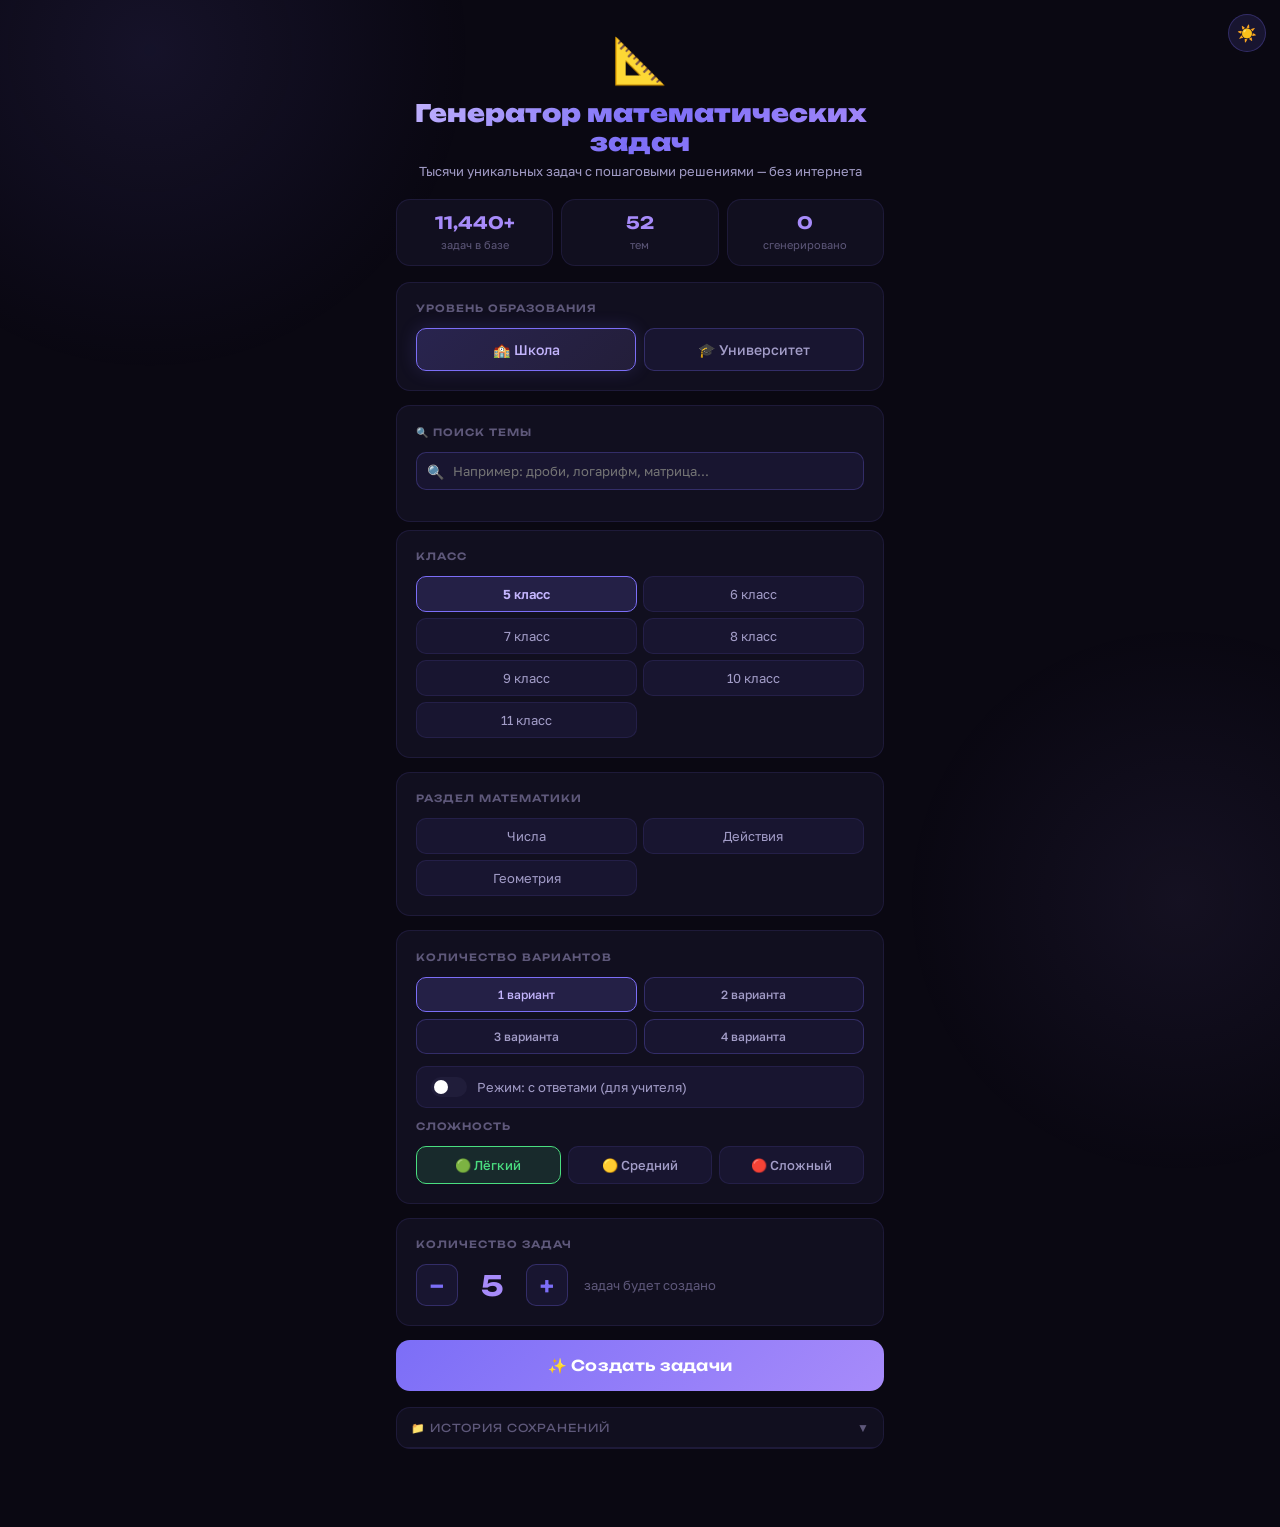
<file: mathv4/index.html>
<!DOCTYPE html>
<html lang="ru">
<head>
<meta charset="UTF-8">
<meta name="viewport" content="width=device-width, initial-scale=1.0">
<title>МатГен — Генератор Задач</title>
<link href="https://fonts.googleapis.com/css2?family=Unbounded:wght@400;600;700;900&family=Golos+Text:wght@400;500;600&display=swap" rel="stylesheet">
<style>
:root{
  --bg:#0a0812;--s1:#110f1f;--s2:#181530;--s3:#201d3a;
  --ac:#7c6ef7;--ac2:#a78bfa;--ac3:#c4b5fd;
  --grn:#4ade80;--yel:#fbbf24;--red:#f87171;--blu:#60a5fa;
  --tx:#f0eeff;--tx2:#a39dc8;--tx3:#5e587a;
  --br:rgba(124,110,247,.12);--br2:rgba(124,110,247,.28);
  --r:14px;--rsm:10px;
}
*,*::before,*::after{box-sizing:border-box;margin:0;padding:0}
html{scroll-behavior:smooth}
body{font-family:'Golos Text',sans-serif;background:var(--bg);color:var(--tx);min-height:100vh;overflow-x:hidden}
/* background glow */
body::before{content:'';position:fixed;top:-300px;left:-200px;width:700px;height:700px;
  background:radial-gradient(circle,rgba(124,110,247,.10) 0%,transparent 65%);pointer-events:none;z-index:0}
body::after{content:'';position:fixed;bottom:-300px;right:-200px;width:600px;height:600px;
  background:radial-gradient(circle,rgba(167,139,250,.07) 0%,transparent 65%);pointer-events:none;z-index:0}

.app{max-width:520px;margin:0 auto;padding:0 0 4rem;position:relative;z-index:1}

/* HEADER */
.hdr{padding:2rem 1.25rem 1.25rem;text-align:center}
.hdr-icon{font-size:2.8rem;display:block;margin-bottom:.75rem;animation:float 3s ease-in-out infinite}
@keyframes float{0%,100%{transform:translateY(0)}50%{transform:translateY(-7px)}}
.hdr h1{font-family:'Unbounded',sans-serif;font-size:clamp(18px,5vw,24px);font-weight:900;
  background:linear-gradient(130deg,#c4b5fd 0%,#7c6ef7 50%,#a78bfa 100%);
  -webkit-background-clip:text;-webkit-text-fill-color:transparent;background-clip:text;
  margin-bottom:.4rem;line-height:1.2}
.hdr p{font-size:13px;color:var(--tx2)}

/* STAT ROW */
.stats{display:grid;grid-template-columns:1fr 1fr 1fr;gap:8px;padding:0 1rem;margin-bottom:1rem}
.st{background:var(--s1);border:1px solid var(--br);border-radius:var(--r);padding:12px 8px;text-align:center}
.st-n{font-family:'Unbounded',sans-serif;font-size:17px;font-weight:700;color:var(--ac2);display:block}
.st-l{font-size:11px;color:var(--tx3);margin-top:2px}

/* CARD */
.card{background:var(--s1);border:1px solid var(--br);border-radius:var(--r);
  padding:1.2rem;margin:0 1rem .875rem;transition:border-color .2s}
.card:hover{border-color:var(--br2)}
.clbl{font-family:'Unbounded',sans-serif;font-size:10px;font-weight:600;color:var(--tx3);
  text-transform:uppercase;letter-spacing:.1em;margin-bottom:.875rem}

/* TOGGLE */
.tgl-row{display:grid;grid-template-columns:1fr 1fr;gap:8px}
.tgl{padding:12px;border:1px solid var(--br2);border-radius:var(--rsm);background:var(--s2);
  font-family:'Golos Text',sans-serif;font-size:14px;font-weight:500;cursor:pointer;
  transition:all .18s;color:var(--tx2)}
.tgl:hover{border-color:var(--ac);color:var(--tx)}
.tgl.on{background:linear-gradient(135deg,rgba(124,110,247,.22),rgba(167,139,250,.12));
  border-color:var(--ac);color:var(--ac3);box-shadow:0 0 18px rgba(124,110,247,.18)}

/* CHIP GRID */
.cgrid{display:grid;grid-template-columns:1fr 1fr;gap:6px}
.chip{padding:9px 8px;border:1px solid var(--br);border-radius:var(--rsm);background:var(--s2);
  font-family:'Golos Text',sans-serif;font-size:13px;cursor:pointer;transition:all .16s;
  text-align:center;color:var(--tx2)}
.chip:hover{border-color:var(--ac);color:var(--tx)}
.chip.on{background:rgba(124,110,247,.18);border-color:var(--ac);color:var(--ac3);font-weight:600}

/* PILLS */
.pills{display:flex;flex-wrap:wrap;gap:7px}
.pill{padding:7px 13px;border:1px solid var(--br);border-radius:20px;background:var(--s2);
  font-family:'Golos Text',sans-serif;font-size:13px;cursor:pointer;transition:all .16s;color:var(--tx2)}
.pill:hover{border-color:var(--ac);color:var(--tx)}
.pill.on{background:var(--ac);border-color:var(--ac);color:#fff}

/* DIFFICULTY */
.dfrow{display:grid;grid-template-columns:1fr 1fr 1fr;gap:7px}
.df{padding:10px 4px;border:1px solid var(--br);border-radius:var(--rsm);background:var(--s2);
  font-family:'Golos Text',sans-serif;font-size:13px;cursor:pointer;
  text-align:center;color:var(--tx2);transition:all .16s;font-weight:500}
.df.easy.on{background:rgba(74,222,128,.13);border-color:var(--grn);color:var(--grn)}
.df.med.on{background:rgba(251,191,36,.13);border-color:var(--yel);color:var(--yel)}
.df.hard.on{background:rgba(248,113,113,.13);border-color:var(--red);color:var(--red)}

/* COUNTER */
.ctr{display:flex;align-items:center;gap:16px}
.cb{width:42px;height:42px;border:1px solid var(--br2);border-radius:var(--rsm);background:var(--s2);
  font-size:22px;cursor:pointer;display:flex;align-items:center;justify-content:center;
  color:var(--ac);font-weight:700;flex-shrink:0;transition:all .14s;font-family:'Unbounded',sans-serif}
.cb:hover{background:rgba(124,110,247,.18);border-color:var(--ac)}
.cv{font-family:'Unbounded',sans-serif;font-size:28px;font-weight:700;color:var(--ac2);
  min-width:36px;text-align:center}
.cdesc{font-size:13px;color:var(--tx3)}

/* GEN BUTTON */
.gbtn{display:block;width:calc(100% - 2rem);margin:0 1rem 1rem;padding:16px;
  background:linear-gradient(135deg,#7c6ef7,#a78bfa);color:#fff;border:none;border-radius:var(--r);
  font-family:'Unbounded',sans-serif;font-size:15px;font-weight:600;cursor:pointer;
  transition:all .2s;letter-spacing:.02em;position:relative;overflow:hidden}
.gbtn::before{content:'';position:absolute;top:0;left:-100%;width:100%;height:100%;
  background:linear-gradient(90deg,transparent,rgba(255,255,255,.15),transparent);transition:left .4s}
.gbtn:hover::before{left:100%}
.gbtn:hover{transform:translateY(-2px);box-shadow:0 8px 28px rgba(124,110,247,.38)}
.gbtn:active{transform:translateY(0)}
.gbtn:disabled{opacity:.48;cursor:not-allowed;transform:none;box-shadow:none}

/* ERROR */
.erbox{background:rgba(248,113,113,.1);border:1px solid rgba(248,113,113,.35);
  border-radius:var(--rsm);padding:12px 14px;font-size:13px;color:var(--red);
  margin:0 1rem .875rem;display:none}

/* RESULTS HEADER */
.rhdr{display:flex;align-items:center;justify-content:space-between;padding:0 1rem;margin:1.25rem 0 .75rem}
.rtitle{font-family:'Unbounded',sans-serif;font-size:13px;font-weight:600;color:var(--tx)}
.arow{display:flex;gap:7px}
.abtn{font-size:12px;padding:6px 11px;border:1px solid var(--br2);border-radius:8px;
  background:var(--s2);cursor:pointer;color:var(--tx2);font-family:'Golos Text',sans-serif;transition:all .14s}
.abtn:hover{border-color:var(--ac);color:var(--ac3)}

/* TASK CARD */
.tcard{background:var(--s1);border:1px solid var(--br);border-radius:var(--r);
  padding:1.1rem 1.2rem;margin:0 1rem 10px;transition:border-color .2s;
  animation:slideIn .3s ease both}
@keyframes slideIn{from{opacity:0;transform:translateY(10px)}to{opacity:1;transform:translateY(0)}}
.tcard:hover{border-color:var(--br2)}
.thdr{display:flex;align-items:center;justify-content:space-between;margin-bottom:10px}
.tnum{font-family:'Unbounded',sans-serif;font-size:10px;font-weight:700;color:var(--ac);
  text-transform:uppercase;letter-spacing:.08em}
.tbadge{font-size:10px;padding:3px 8px;border-radius:6px;font-weight:700}
.be{background:rgba(74,222,128,.13);color:var(--grn)}
.bm{background:rgba(251,191,36,.13);color:var(--yel)}
.bh{background:rgba(248,113,113,.13);color:var(--red)}
.ttxt{font-size:14px;line-height:1.75;color:var(--tx);margin-bottom:12px}
.stgl{background:none;border:1px solid var(--br2);padding:7px 14px;border-radius:8px;
  font-size:12px;color:var(--ac2);cursor:pointer;display:flex;align-items:center;gap:5px;
  font-weight:500;font-family:'Golos Text',sans-serif;transition:all .14s}
.stgl:hover{border-color:var(--ac);background:rgba(124,110,247,.1)}
.sbox{background:var(--s2);border-radius:var(--rsm);padding:14px 16px;margin-top:10px;
  font-size:13px;line-height:1.85;color:var(--tx2);display:none;border-left:3px solid var(--ac)}
.sbox.open{display:block;animation:fdIn .2s ease}
@keyframes fdIn{from{opacity:0;transform:translateY(-4px)}to{opacity:1;transform:translateY(0)}}
.sstep{display:flex;gap:10px;align-items:flex-start;margin-bottom:8px;padding:8px 10px;
  background:rgba(124,110,247,.06);border-radius:8px;border:1px solid rgba(124,110,247,.08)}
.sstep-num{min-width:22px;height:22px;background:var(--ac);border-radius:50%;
  display:flex;align-items:center;justify-content:center;font-size:10px;font-weight:700;
  color:#fff;flex-shrink:0;margin-top:1px;font-family:'Unbounded',sans-serif}
.sstep-txt{flex:1;color:var(--tx)}
.sresult{display:inline-block;background:rgba(124,110,247,.15);color:var(--ac3);
  border-radius:5px;padding:1px 7px;font-family:monospace;font-size:12px;margin-left:4px}
.sans{margin-top:12px;padding:12px 14px;border-radius:10px;
  background:linear-gradient(135deg,rgba(74,222,128,.10),rgba(74,222,128,.05));
  border:1px solid rgba(74,222,128,.25);color:var(--grn);font-weight:700;font-size:14px;
  display:flex;align-items:center;gap:8px}
.shint{margin-top:8px;padding:8px 12px;background:rgba(96,165,250,.07);
  border-radius:8px;border:1px solid rgba(96,165,250,.15);font-size:12px;color:var(--blu)}

/* SEARCH */
.srch-wrap{position:relative;margin-bottom:.75rem}
.srch-inp{width:100%;padding:10px 14px 10px 36px;background:var(--s2);border:1px solid var(--br2);
  border-radius:var(--rsm);font-family:'Golos Text',sans-serif;font-size:13px;color:var(--tx);outline:none}
.srch-inp:focus{border-color:var(--ac)}
.srch-ico{position:absolute;left:11px;top:50%;transform:translateY(-50%);font-size:14px;pointer-events:none}
.srch-res{background:var(--s1);border:1px solid var(--br2);border-radius:var(--rsm);margin-top:4px;
  max-height:200px;overflow-y:auto;display:none}
.srch-res.open{display:block}
.srch-item{padding:9px 14px;font-size:13px;cursor:pointer;color:var(--tx2);border-bottom:1px solid var(--br)}
.srch-item:hover{background:rgba(124,110,247,.1);color:var(--tx)}
.srch-item b{color:var(--ac3)}

/* THEME TOGGLE */
.theme-btn{position:fixed;top:14px;right:14px;z-index:100;width:38px;height:38px;
  border-radius:50%;border:1px solid var(--br2);background:var(--s2);font-size:16px;
  cursor:pointer;display:flex;align-items:center;justify-content:center;transition:all .2s}
.theme-btn:hover{border-color:var(--ac);background:rgba(124,110,247,.15)}

/* LIGHT THEME */
body.light{--bg:#f4f3ff;--s1:#ffffff;--s2:#eeedf9;--s3:#e0dff5;
  --tx:#1a1830;--tx2:#4a4570;--tx3:#8e8aaa;
  --br:rgba(124,110,247,.15);--br2:rgba(124,110,247,.30)}

/* HISTORY */
.hist-panel{background:var(--s1);border:1px solid var(--br);border-radius:var(--r);
  margin:0 1rem .875rem;overflow:hidden}
.hist-hdr{padding:12px 14px;display:flex;align-items:center;justify-content:space-between;
  border-bottom:1px solid var(--br);cursor:pointer}
.hist-hdr-txt{font-family:'Unbounded',sans-serif;font-size:11px;color:var(--tx3);
  text-transform:uppercase;letter-spacing:.08em}
.hist-list{max-height:220px;overflow-y:auto}
.hist-item{padding:10px 14px;border-bottom:1px solid var(--br);display:flex;
  align-items:center;gap:10px;cursor:pointer;transition:background .15s}
.hist-item:hover{background:rgba(124,110,247,.07)}
.hist-item-info{flex:1}
.hist-item-title{font-size:13px;color:var(--tx);font-weight:500}
.hist-item-meta{font-size:11px;color:var(--tx3);margin-top:2px}
.hist-del{font-size:14px;color:var(--tx3);padding:4px;border-radius:5px;
  cursor:pointer;border:none;background:none;transition:color .15s}
.hist-del:hover{color:var(--red)}
.hist-empty{padding:20px;text-align:center;font-size:13px;color:var(--tx3)}

/* FAV STAR */
.fav-btn{background:none;border:none;font-size:16px;cursor:pointer;
  padding:3px 6px;border-radius:6px;transition:transform .15s;line-height:1}
.fav-btn:hover{transform:scale(1.25)}
.pill.fav-on{background:rgba(251,191,36,.15);border-color:var(--yel);color:var(--yel)}

/* VARIANTS */
.var-row{display:grid;grid-template-columns:1fr 1fr;gap:7px;margin-bottom:.75rem}
.var-btn{padding:9px 6px;border:1px solid var(--br2);border-radius:var(--rsm);background:var(--s2);
  font-size:12px;font-family:'Golos Text',sans-serif;cursor:pointer;color:var(--tx2);
  transition:all .16s;text-align:center;font-weight:500}
.var-btn:hover{border-color:var(--ac);color:var(--tx)}
.var-btn.on{background:rgba(124,110,247,.18);border-color:var(--ac);color:var(--ac3)}

/* NO-ANSWER MODE */
.noanswer-toggle{display:flex;align-items:center;gap:10px;padding:10px 14px;
  background:var(--s2);border:1px solid var(--br);border-radius:var(--rsm);
  cursor:pointer;transition:border-color .15s;margin-bottom:.75rem}
.noanswer-toggle:hover{border-color:var(--ac2)}
.tog-switch{width:36px;height:20px;background:var(--s3);border-radius:10px;position:relative;
  transition:background .2s;flex-shrink:0}
.tog-switch.on{background:var(--ac)}
.tog-knob{width:14px;height:14px;background:#fff;border-radius:50%;position:absolute;
  top:3px;left:3px;transition:left .2s}
.tog-switch.on .tog-knob{left:19px}
.tog-label{font-size:13px;color:var(--tx2);flex:1}

/* SHUFFLE BTN */
.abtn.shuffle{color:var(--yel);border-color:rgba(251,191,36,.3)}
.abtn.shuffle:hover{border-color:var(--yel);background:rgba(251,191,36,.08)}

/* EDIT MODE */
.edit-area{width:100%;background:var(--s3);border:1px solid var(--ac);border-radius:8px;
  padding:8px 10px;font-size:14px;color:var(--tx);font-family:'Golos Text',sans-serif;
  resize:vertical;min-height:60px;outline:none;margin-bottom:6px}
.edit-btns{display:flex;gap:7px;margin-bottom:8px}
.edit-ok{padding:6px 14px;background:var(--ac);color:#fff;border:none;border-radius:7px;
  font-size:12px;cursor:pointer;font-family:'Golos Text',sans-serif}
.edit-cancel{padding:6px 14px;background:var(--s3);color:var(--tx2);border:1px solid var(--br2);
  border-radius:7px;font-size:12px;cursor:pointer;font-family:'Golos Text',sans-serif}

/* PDF PRINT */
@media print{
  .hdr,.stats,.card,.gbtn,.erbox,.rhdr,.stgl,.shint,.theme-btn,
  .hist-panel,.abtn{display:none!important}
  body{background:#fff!important;color:#000!important}
  .tcard{background:#fff!important;border:1px solid #ccc!important;
    page-break-inside:avoid;margin:0 0 12px!important;padding:12px!important;
    box-shadow:none!important;border-radius:6px!important}
  .ttxt{color:#000!important;font-size:14px!important}
  .sstep{background:#f5f5f5!important;border-color:#ddd!important}
  .sstep-txt{color:#000!important}
  .sans{background:#e8ffe8!important;border-color:#4ade80!important;color:#166534!important}
  .sbox{display:block!important;border-left:3px solid #7c6ef7!important}
  .noanswer .sbox{display:none!important}
  .noanswer .stgl{display:none!important}
  .print-variant{font-size:11px;color:#666;margin-bottom:6px}
}
  
/* LOADER */
.lcard{background:var(--s1);border:1px solid var(--br);border-radius:var(--r);
  padding:1.2rem;margin:0 1rem 10px;display:flex;align-items:center;gap:14px}
.spin{width:24px;height:24px;border:2.5px solid var(--s3);border-top-color:var(--ac);
  border-radius:50%;animation:sp .7s linear infinite;flex-shrink:0}
@keyframes sp{to{transform:rotate(360deg)}}
.ltxt{font-size:13px;color:var(--tx3)}
.lbar{height:3px;background:var(--s3);border-radius:2px;margin-top:8px;overflow:hidden;flex:1}
.lbfill{height:100%;background:linear-gradient(90deg,var(--ac),var(--ac2));
  border-radius:2px;animation:lb 1.4s ease-in-out infinite}
@keyframes lb{0%{width:0;margin-left:0}50%{width:65%;margin-left:18%}100%{width:0;margin-left:100%}}

@media print{
  body{background:#fff;color:#000}
  .hdr,.card,.stats,.gbtn,.erbox{display:none}
  .tcard{border:1px solid #ccc;break-inside:avoid;margin:0 0 12px}
  .sbox{display:block!important}
  .stgl,.rhdr .arow{display:none}
}
</style>
</head>
<body>
  <button class="theme-btn" onclick="toggleTheme()" title="Сменить тему">☀️</button>
<div class="app">

<div class="hdr">
  <span class="hdr-icon">📐</span>
  <h1>Генератор математических задач</h1>
  <p>Тысячи уникальных задач с пошаговыми решениями — без интернета</p>
</div>

<div class="stats">
  <div class="st"><span class="st-n" id="stTasks">0</span><span class="st-l">задач в базе</span></div>
  <div class="st"><span class="st-n" id="stTopics">0</span><span class="st-l">тем</span></div>
  <div class="st"><span class="st-n" id="stGen">0</span><span class="st-l">сгенерировано</span></div>
</div>

<div class="card">
  <div class="clbl">Уровень образования</div>
  <div class="tgl-row">
    <button class="tgl on" onclick="setLvl('school',this)">🏫 Школа</button>
    <button class="tgl" onclick="setLvl('uni',this)">🎓 Университет</button>
  </div>
</div>
<div class="card" style="margin-bottom:.5rem">
  <div class="clbl">🔍 Поиск темы</div>
  <div class="srch-wrap">
    <span class="srch-ico">🔍</span>
    <input class="srch-inp" id="searchInp" placeholder="Например: дроби, логарифм, матрица...">
    <div class="srch-res" id="searchRes"></div>
  </div>
</div>
<div class="card">
  <div class="clbl" id="gradeLbl">Класс</div>
  <div class="cgrid" id="gradeChips"></div>
</div>

<div class="card">
  <div class="clbl">Раздел математики</div>
  <div class="cgrid" id="secChips"></div>
</div>

<div class="card" id="topicCard" style="display:none">
  <div class="clbl">Тема</div>
  <div class="pills" id="topicPills"></div>
</div>

<div class="card">
  <div class="clbl">Количество вариантов</div>
<div class="var-row">
  <button class="var-btn on" onclick="setVariants(1,this)">1 вариант</button>
  <button class="var-btn" onclick="setVariants(2,this)">2 варианта</button>
  <button class="var-btn" onclick="setVariants(3,this)">3 варианта</button>
  <button class="var-btn" onclick="setVariants(4,this)">4 варианта</button>
</div>
<div class="noanswer-toggle" onclick="toggleNoAnswer()">
  <div class="tog-switch" id="noAnsSw"><div class="tog-knob"></div></div>
  <span class="tog-label" id="noAnsLbl">Режим: с ответами (для учителя)</span>
</div>
  <div class="clbl">Сложность</div>
  <div class="dfrow">
    <button class="df easy on" onclick="setDiff('easy',this)">🟢 Лёгкий</button>
    <button class="df med" onclick="setDiff('med',this)">🟡 Средний</button>
    <button class="df hard" onclick="setDiff('hard',this)">🔴 Сложный</button>
  </div>
</div>

<div class="card">
  <div class="clbl">Количество задач</div>
  <div class="ctr">
    <button class="cb" onclick="chCnt(-1)">−</button>
    <span class="cv" id="cntVal">5</span>
    <button class="cb" onclick="chCnt(1)">+</button>
    <span class="cdesc">задач будет создано</span>
  </div>
</div>

<div class="erbox" id="erBox"></div>
<button class="gbtn" id="genBtn" onclick="generateVariants()">✨ Создать задачи</button>
<div class="hist-panel">
  <div class="hist-hdr" onclick="toggleHistory()">
    <span class="hist-hdr-txt">📁 История сохранений</span>
    <span id="histArrow" style="color:var(--tx3);font-size:12px">▼</span>
  </div>
  <div id="histList" style="display:none"></div>
</div>
<div id="results"></div>

</div>
<script>
// =============================================================
//  УТИЛИТЫ
// =============================================================
const R=(a,b)=>Math.floor(Math.random()*(b-a+1))+a;
const Rf=(a,b,d=2)=>parseFloat((Math.random()*(b-a)+a).toFixed(d));
const pick=a=>a[Math.floor(Math.random()*a.length)];
const gcd=(a,b)=>b===0?a:gcd(b,a%b);
const lcm=(a,b)=>a*b/gcd(a,b);
const fr=(n,d)=>{const g=gcd(Math.abs(n),Math.abs(d));return d/g===1?`${n/g}`:`${n/g}/${d/g}`};
const names=['Алёша','Маша','Коля','Аня','Вася','Лена','Дима','Оля','Петя','Катя'];
const rN=()=>pick(names);
const PRIMES=[2,3,5,7,11,13,17,19,23,29,31,37,41,43,47];
const rP=()=>pick(PRIMES);
const trips=[[3,4,5],[5,12,13],[8,15,17],[7,24,25],[6,8,10],[9,12,15]];
const rTrip=()=>pick(trips);
const s=v=>v>=0?`+ ${v}`:`- ${Math.abs(v)}`;
const sp=v=>v>=0?`${v}`:`(${v})`;

// =============================================================
//  БАЗА ЗАДАЧ — ГЕНЕРАТОРЫ
// =============================================================
const GEN={

// ── ДРОБИ ────────────────────────────────────────────────────
'Дроби':{
easy:[
()=>{
  const d=R(2,9),n1=R(1,d-1),n2=R(1,d-1);
  const sN=n1+n2,g=gcd(sN,d);
  return{q:`Вычислите: <b>${n1}/${d} + ${n2}/${d}</b>`,
    steps:[`Знаменатели одинаковы (${d}), складываем числители`,
           `${n1}/${d} + ${n2}/${d} = ${sN}/${d}`,
           g>1?`Сокращаем на ${g}: <b>${sN/g}/${d/g}</b>`:'Дробь несократима'],
    ans:fr(sN,d)};
},
()=>{
  const d=R(3,9),n1=R(2,d-1),n2=R(1,n1-1);
  const dN=n1-n2,g=gcd(dN,d);
  return{q:`Вычислите: <b>${n1}/${d} − ${n2}/${d}</b>`,
    steps:[`Знаменатели равны, вычитаем числители`,
           `${n1}/${d} − ${n2}/${d} = ${dN}/${d}`,
           g>1?`Сокращаем: ${dN/g}/${d/g}`:'Несократима'],
    ans:fr(dN,d)};
},
()=>{
  const w=R(1,6),n=R(1,5),d=R(n+1,9);
  const tot=w*d+n;
  return{q:`Переведите в неправильную дробь: <b>${w} ${n}/${d}</b>`,
    steps:[`Умножаем целую часть на знаменатель: ${w}×${d}=${w*d}`,
           `Прибавляем числитель: ${w*d}+${n}=${tot}`,
           `Знаменатель сохраняем: ${d}`],
    ans:`${tot}/${d}`};
},
()=>{
  const n=R(5,19),d=R(2,6);
  const w=Math.floor(n/d),r=n%d;
  return{q:`Переведите в смешанное число: <b>${n}/${d}</b>`,
    steps:[`Делим ${n} на ${d}: ${n}÷${d}=${w} (остаток ${r})`,
           r===0?`Число целое: ${w}`:`Записываем: ${w} ${r}/${d}`],
    ans:r===0?`${w}`:`${w} ${r}/${d}`};
}
],
medium:[
()=>{
  let d1=R(2,7),d2=R(2,7);while(d1===d2)d2=R(2,7);
  const n1=R(1,d1-1),n2=R(1,d2-1),L=lcm(d1,d2);
  const nn1=n1*(L/d1),nn2=n2*(L/d2),sN=nn1+nn2,g=gcd(sN,L);
  return{q:`Вычислите: <b>${n1}/${d1} + ${n2}/${d2}</b>`,
    steps:[`НОК(${d1},${d2})=${L}`,
           `${n1}/${d1}=${nn1}/${L}, ${n2}/${d2}=${nn2}/${L}`,
           `Сумма: (${nn1}+${nn2})/${L}=${sN}/${L}`,
           g>1?`Сокращаем: ${sN/g}/${L/g}`:'Ответ несократим'],
    ans:fr(sN,L)};
},
()=>{
  const n1=R(2,7),d1=R(3,8),n2=R(2,7),d2=R(3,8);
  const pN=n1*n2,pD=d1*d2,g=gcd(pN,pD);
  return{q:`Вычислите: <b>${n1}/${d1} × ${n2}/${d2}</b>`,
    steps:[`Умножаем числители: ${n1}×${n2}=${pN}`,
           `Умножаем знаменатели: ${d1}×${d2}=${pD}`,
           g>1?`Сокращаем: ${pN/g}/${pD/g}`:'Несократима'],
    ans:fr(pN,pD)};
},
()=>{
  const n1=R(2,6),d1=R(3,8),n2=R(2,6),d2=R(3,8);
  const rN=n1*d2,rD=d1*n2,g=gcd(rN,rD);
  return{q:`Вычислите: <b>${n1}/${d1} ÷ ${n2}/${d2}</b>`,
    steps:[`Деление — это умножение на перевёрнутую: ${n1}/${d1} × ${d2}/${n2}`,
           `Числитель: ${n1}×${d2}=${rN}`,`Знаменатель: ${d1}×${n2}=${rD}`,
           g>1?`Сокращаем: ${rN/g}/${rD/g}`:'Несократима'],
    ans:fr(rN,rD)};
}
],
hard:[
()=>{
  let d1=R(2,6),d2=R(2,6),d3=R(2,6);
  while(d1===d2||d2===d3||d1===d3){d2=R(2,6);d3=R(2,6);}
  const n1=R(1,d1-1),n2=R(1,d2-1),n3=R(1,d3-1);
  const L=lcm(lcm(d1,d2),d3);
  const a1=n1*(L/d1),a2=n2*(L/d2),a3=n3*(L/d3);
  const res=a1+a2-a3,g=gcd(Math.abs(res),L);
  return{q:`Вычислите: <b>${n1}/${d1} + ${n2}/${d2} − ${n3}/${d3}</b>`,
    steps:[`Общий знаменатель НОК(${d1},${d2},${d3})=${L}`,
           `${n1}/${d1}=${a1}/${L}, ${n2}/${d2}=${a2}/${L}, ${n3}/${d3}=${a3}/${L}`,
           `(${a1}+${a2}−${a3})/${L}=${res}/${L}`,
           g>1?`Сокращаем на ${g}: ${res/g}/${L/g}`:'Готово'],
    ans:fr(res,L)};
},
()=>{
  const w1=R(1,4),n1=R(1,4),d1=R(n1+1,8);
  const w2=R(1,4),n2=R(1,4),d2=R(n2+1,8);
  const L=lcm(d1,d2);
  const tot1=w1*d1+n1,tot2=w2*d2+n2;
  const sumN=tot1*(L/d1)+tot2*(L/d2);
  const wRes=Math.floor(sumN/L),rRes=sumN%L;
  const g=gcd(rRes,L);
  return{q:`Вычислите: <b>${w1} ${n1}/${d1} + ${w2} ${n2}/${d2}</b>`,
    steps:[`Переводим: ${w1} ${n1}/${d1}=${tot1}/${d1}, ${w2} ${n2}/${d2}=${tot2}/${d2}`,
           `НОК(${d1},${d2})=${L}`,
           `${tot1*(L/d1)}/${L}+${tot2*(L/d2)}/${L}=${sumN}/${L}`,
           `Переводим: ${wRes} ${fr(rRes,L)}`],
    ans:rRes===0?`${wRes}`:`${wRes} ${fr(rRes,L)}`};
}
]},

// ── ПРОЦЕНТЫ ─────────────────────────────────────────────────
'Проценты':{
easy:[
()=>{
  const tot=R(10,50)*20,pct=pick([10,20,25,50]);
  return{q:`Найдите <b>${pct}%</b> от числа <b>${tot}</b>`,
    steps:[`${tot}×${pct}/100=${tot*pct/100}`],ans:`${tot*pct/100}`};
},
()=>{
  const part=R(2,18)*5,tot=R(5,20)*20;
  const pct=Math.round(part/tot*100);
  return{q:`Чему равно <b>${part}</b> от <b>${tot}</b> в процентах?`,
    steps:[`${part}÷${tot}=${(part/tot).toFixed(4)}`,
           `×100=${pct}%`],ans:`${pct}%`};
},
()=>{
  const pct=pick([10,20,25,50]),part=R(5,30)*pct/100*20;
  const tot=part*100/pct;
  return{q:`<b>${pct}%</b> числа равно <b>${part}</b>. Найдите число.`,
    steps:[`1% = ${part}/${pct}=${part/pct}`,
           `100% = ${part/pct}×100=${tot}`],ans:`${tot}`};
}
],
medium:[
()=>{
  const price=R(5,25)*100,disc=pick([10,15,20,25,30]);
  const save=price*disc/100,fin=price-save;
  return{q:`Товар стоит <b>${price} руб.</b>, скидка <b>${disc}%</b>. Цена со скидкой?`,
    steps:[`Скидка: ${price}×${disc}/100=${save} руб.`,
           `Цена: ${price}−${save}=${fin} руб.`],ans:`${fin} руб.`};
},
()=>{
  const sal=R(30,80)*1000,r1=pick([5,10,15,20]),r2=pick([5,8,10,12]);
  const a1=Math.round(sal*(1+r1/100)),a2=Math.round(a1*(1+r2/100));
  const tot=((a2-sal)/sal*100).toFixed(1);
  return{q:`Зарплата <b>${sal} руб.</b> повышена на ${r1}%, затем ещё на ${r2}%. Итог?`,
    steps:[`После 1-го: ${sal}×${1+r1/100}=${a1} руб.`,
           `После 2-го: ${a1}×${1+r2/100}≈${a2} руб.`,
           `Суммарный рост: ${tot}%`],ans:`${a2} руб. (+${tot}%)`};
},
()=>{
  const a=R(10,40)*100,b=R(10,40)*100;
  const avg=Math.round((a+b)/2),diff=Math.abs(a-b)/Math.min(a,b)*100;
  return{q:`В классе ${rN()} набрал <b>${a} баллов</b>, а ${rN()} — <b>${b} баллов</b>. На сколько % отличаются результаты?`,
    steps:[`Разница: ${Math.abs(a-b)} баллов`,
           `% от меньшего: ${Math.abs(a-b)}/${Math.min(a,b)}×100=${diff.toFixed(1)}%`],
    ans:`${diff.toFixed(1)}%`};
}
],
hard:[
()=>{
  const p=R(5,25)*100,g=pick([10,15,20,25]);
  const after=Math.round(p*(1+g/100));
  const discPct=pick([5,10,15,20]);
  const final=Math.round(after*(1-discPct/100));
  const totalChange=((final-p)/p*100).toFixed(1);
  return{q:`Цена товара <b>${p} руб.</b> выросла на <b>${g}%</b>, затем снизили на <b>${discPct}%</b>. Итоговое изменение?`,
    steps:[`После роста: ${p}×${1+g/100}=${after} руб.`,
           `После скидки: ${after}×${1-discPct/100}≈${final} руб.`,
           `Изменение относительно исходной: ${totalChange}%`],
    ans:`${final} руб. (${totalChange>0?'+':''}${totalChange}%)`};
}
]},

// ── НАТУРАЛЬНЫЕ ЧИСЛА ────────────────────────────────────────
'Натуральные числа':{
easy:[
()=>{const a=R(100,999),b=R(100,999);return{q:`<b>${a} + ${b}</b>`,steps:[`${a}+${b}=${a+b}`],ans:`${a+b}`}},
()=>{const a=R(200,999),b=R(100,a-10);return{q:`<b>${a} − ${b}</b>`,steps:[`${a}−${b}=${a-b}`],ans:`${a-b}`}},
()=>{const a=R(11,99),b=R(11,99);return{q:`<b>${a} × ${b}</b>`,
  steps:[`${a}×${b}=${a}×${Math.floor(b/10)*10}+${a}×${b%10}`,
         `=${a*Math.floor(b/10)*10}+${a*(b%10)}=${a*b}`],ans:`${a*b}`}}
],
medium:[
()=>{
  const b=R(11,30),q=R(10,99),r=R(0,b-1),a=b*q+r;
  return{q:`<b>${a} ÷ ${b}</b> (с остатком)`,
    steps:[`${b}×${q}=${b*q}`,`Остаток: ${a}−${b*q}=${r}`,
           `${a}=${b}×${q}+${r}`],ans:`${q} ост. ${r}`};
},
()=>{
  let n=R(50,150);
  const orig=n,facs=[];
  for(let i=2;i<=n;i++)while(n%i===0){facs.push(i);n/=i;}
  return{q:`Разложите <b>${orig}</b> на простые множители`,
    steps:[...facs.map((f,i,a)=>`÷${f}`),`${orig}=${facs.join('×')}`],
    ans:facs.join('×')};
},
()=>{
  const a=R(12,60),b=R(12,60);
  const g=gcd(a,b),l=lcm(a,b);
  return{q:`Найдите НОД и НОК чисел <b>${a}</b> и <b>${b}</b>`,
    steps:[`Алгоритм Евклида: НОД(${a},${b})`,
           `${a}=${Math.floor(a/b)}×${b}+${a%b}`,
           a%b?`НОД(${b},${a%b})=${g}`:`НОД=${b}`,
           `НОК=${a}×${b}/НОД=${a*b}/${g}=${l}`],
    ans:`НОД=${g}, НОК=${l}`};
}
],
hard:[
()=>{
  const n=R(100,300);
  let divs=[1];
  for(let i=2;i<=Math.sqrt(n);i++)if(n%i===0){divs.push(i);if(i!==n/i)divs.push(n/i);}
  divs.push(n);divs.sort((a,b)=>a-b);
  const sum=divs.reduce((a,b)=>a+b,0);
  return{q:`Найдите сумму всех делителей числа <b>${n}</b>`,
    steps:[`Делители ${n}: ${divs.join(', ')}`,
           `Сумма: ${divs.join('+')}=${sum}`],ans:`${sum}`};
},
()=>{
  const a=R(10,30),b=R(10,30),c=R(10,30);
  const g=gcd(gcd(a,b),c);
  return{q:`Найдите НОД(<b>${a}, ${b}, ${c}</b>)`,
    steps:[`НОД(${a},${b})=${gcd(a,b)}`,
           `НОД(${gcd(a,b)},${c})=${g}`],ans:`${g}`};
}
]},

// ── ДВИЖЕНИЕ ─────────────────────────────────────────────────
'Задачи на движение':{
easy:[
()=>{const v=R(40,120),t=R(2,6);return{q:`Велосипедист едет <b>${v} км/ч</b>. Расстояние за <b>${t} ч</b>?`,steps:[`S=v×t=${v}×${t}=${v*t} км`],ans:`${v*t} км`}},
()=>{const s=R(100,600),t=R(2,6);return{q:`Авто проехало <b>${s} км</b> за <b>${t} ч</b>. Скорость?`,steps:[`v=S/t=${s}/${t}=${s/t} км/ч`],ans:`${s/t} км/ч`}},
()=>{const v=R(40,100),s=R(100,500);return{q:`Скорость <b>${v} км/ч</b>, путь <b>${s} км</b>. Время?`,steps:[`t=S/v=${s}/${v}=${(s/v).toFixed(2)} ч`],ans:`${(s/v).toFixed(2)} ч`}}
],
medium:[
()=>{
  const v1=R(50,90),v2=R(40,80),t=R(2,5),tot=(v1+v2)*t;
  return{q:`Навстречу выехали два авто: <b>${v1}</b> и <b>${v2}</b> км/ч. Через <b>${t}</b> ч встретились. Расстояние?`,
    steps:[`Скорость сближения: ${v1}+${v2}=${v1+v2} км/ч`,`S=${v1+v2}×${t}=${tot} км`],ans:`${tot} км`};
},
()=>{
  const v1=R(60,100),v2=R(20,55),t=R(2,5);
  const s=(v1-v2)*t;
  return{q:`Мотоциклист <b>${v1}</b> км/ч догоняет велосипедиста <b>${v2}</b> км/ч. Расстояние <b>${s}</b> км. Время?`,
    steps:[`Скорость сближения: ${v1}−${v2}=${v1-v2} км/ч`,`t=${s}/${v1-v2}=${t} ч`],ans:`${t} ч`};
},
()=>{
  const v=R(50,90),t1=R(1,3),rest=R(20,60),t2=R(1,3);
  const s=v*(t1+t2),totT=t1+rest/60+t2;
  return{q:`Авто ехало ${t1} ч со скоростью <b>${v} км/ч</b>, стояло <b>${rest} мин</b>, ехало ещё <b>${t2} ч</b>. Средняя скорость?`,
    steps:[`Путь: ${v}×(${t1}+${t2})=${s} км`,
           `Общее время: ${t1}+${rest}/60+${t2}=${totT.toFixed(3)} ч`,
           `Vср=${s}/${totT.toFixed(3)}≈${(s/totT).toFixed(1)} км/ч`],
    ans:`≈${(s/totT).toFixed(1)} км/ч`};
}
],
hard:[
()=>{
  const v1=R(40,80),v2=R(40,80),d=R(200,500);
  const tMeet=d/(v1+v2);
  const x1=v1*tMeet,x2=v2*tMeet;
  return{q:`Два города на расстоянии <b>${d} км</b>. Два поезда вышли навстречу: <b>${v1}</b> и <b>${v2}</b> км/ч. Где встретятся (от 1-го города)?`,
    steps:[`Время до встречи: ${d}/(${v1}+${v2})=${tMeet.toFixed(2)} ч`,
           `1-й проедет: ${v1}×${tMeet.toFixed(2)}=${x1.toFixed(1)} км`,
           `2-й проедет: ${v2}×${tMeet.toFixed(2)}=${x2.toFixed(1)} км`,
           `Проверка: ${x1.toFixed(1)}+${x2.toFixed(1)}≈${d} км ✓`],
    ans:`${x1.toFixed(1)} км от 1-го города`};
}
]},

// ── РАБОТА ───────────────────────────────────────────────────
'Задачи на работу':{
easy:[
()=>{const d=R(4,15);return{q:`${rN()} выполнит работу за <b>${d}</b> дней. Часть за 1 день?`,steps:[`1÷${d}=1/${d} части за день`],ans:`1/${d}`}},
()=>{const d=R(3,12),k=R(2,5);return{q:`Работник выполняет 1/${d} работы за день. Сколько дней на всё?`,steps:[`Если 1/${d} за день, то 1÷(1/${d})=${d} дней`],ans:`${d} дней`}}
],
medium:[
()=>{
  const d1=R(4,12),d2=R(4,12);
  const L=lcm(d1,d2);
  const r1=L/d1,r2=L/d2,tot=r1+r2;
  const days=(L/tot).toFixed(2);
  return{q:`1-й выполняет работу за <b>${d1}</b> дней, 2-й — за <b>${d2}</b>. Вместе?`,
    steps:[`За день: 1-й — 1/${d1}, 2-й — 1/${d2}`,
           `НОК(${d1},${d2})=${L}`,`Вместе за день: ${r1}/${L}+${r2}/${L}=${tot}/${L}`,
           `Время: ${L}/${tot}≈${days} дней`],ans:`≈${days} дней`};
},
()=>{
  const d1=R(6,15),d2=R(6,15),tw=R(2,4);
  const done=tw*(1/d1+1/d2),rem=1-done,daysAlone=(rem/(1/d1)).toFixed(2);
  return{q:`1-й — ${d1} дн., 2-й — ${d2} дн. Работали вместе ${tw} дня, потом 2-й ушёл. Сколько ещё 1-й?`,
    steps:[`Вместе за ${tw} дня: ${tw}×(1/${d1}+1/${d2})=${done.toFixed(4)}`,
           `Осталось: 1−${done.toFixed(4)}=${rem.toFixed(4)}`,
           `1-й один: ${rem.toFixed(4)}÷(1/${d1})=${daysAlone} дн.`],
    ans:`≈${daysAlone} дней`};
}
],
hard:[
()=>{
  const d1=R(6,15),d2=R(6,15),d3=R(6,15);
  const L=lcm(lcm(d1,d2),d3);
  const r1=L/d1,r2=L/d2,r3=L/d3,tot=r1+r2+r3;
  return{q:`Трое: 1-й — ${d1} дн., 2-й — ${d2} дн., 3-й — ${d3} дн. Вместе?`,
    steps:[`Скорости: 1/${d1}, 1/${d2}, 1/${d3}`,
           `НОК=${L}`,`За день: (${r1}+${r2}+${r3})/${L}=${tot}/${L}`,
           `Время: ${L}/${tot}≈${(L/tot).toFixed(2)} дн.`],
    ans:`≈${(L/tot).toFixed(2)} дней`};
}
]},

// ── ГЕОМЕТРИЯ ────────────────────────────────────────────────
'Периметр и площадь':{
easy:[
()=>{const a=R(3,15),b=R(3,15);return{q:`Прямоугольник <b>${a}×${b}</b> см. P и S?`,steps:[`P=2(${a}+${b})=${2*(a+b)} см`,`S=${a}×${b}=${a*b} см²`],ans:`P=${2*(a+b)} см, S=${a*b} см²`}},
()=>{const a=R(3,14);return{q:`Квадрат со стороной <b>${a}</b> см. P и S?`,steps:[`P=4×${a}=${4*a} см`,`S=${a}²=${a*a} см²`],ans:`P=${4*a} см, S=${a*a} см²`}},
()=>{const b=R(4,15),h=R(3,12);return{q:`Треугольник: основание <b>${b}</b>, высота <b>${h}</b>. S?`,steps:[`S=(b×h)/2=(${b}×${h})/2=${b*h}/2=${b*h/2} см²`],ans:`${b*h/2} см²`}}
],
medium:[
()=>{const d1=R(4,16),d2=R(4,16);return{q:`Ромб с диагоналями <b>${d1}</b> и <b>${d2}</b> см. S?`,steps:[`S=(d₁×d₂)/2=(${d1}×${d2})/2=${d1*d2/2} см²`],ans:`${d1*d2/2} см²`}},
()=>{
  const R2=R(3,12);const perim=2*Math.PI*R2;
  return{q:`Окружность радиуса <b>${R2}</b> см. Длина и площадь?`,
    steps:[`C=2πr=2π×${R2}≈${(2*Math.PI*R2).toFixed(2)} см`,
           `S=πr²=π×${R2}²≈${(Math.PI*R2*R2).toFixed(2)} см²`],
    ans:`C≈${(2*Math.PI*R2).toFixed(2)} см, S≈${(Math.PI*R2*R2).toFixed(2)} см²`};
},
()=>{
  const big=R(8,18),small=R(2,big-4);
  return{q:`Квадрат <b>${big}м</b>. Внутри квадрат <b>${small}м</b>. Площадь между ними?`,
    steps:[`S₁=${big}²=${big*big} м²`,`S₂=${small}²=${small*small} м²`,
           `S=${big*big}−${small*small}=${big*big-small*small} м²`],
    ans:`${big*big-small*small} м²`};
}
],
hard:[
()=>{
  const a=R(5,14),b=R(5,14),h=R(3,10);
  return{q:`Трапеция: основания <b>${a}</b> и <b>${b}</b>, высота <b>${h}</b>. S?`,
    steps:[`S=(a+b)/2×h=(${a}+${b})/2×${h}`,`=${(a+b)/2}×${h}=${(a+b)/2*h} см²`],
    ans:`${(a+b)/2*h} см²`};
},
()=>{
  const [c1,c2,hy]=rTrip();const m=R(2,4);
  return{q:`Прямоугольный треугольник с катетами <b>${c1*m}</b> и <b>${c2*m}</b>. Гипотенуза?`,
    steps:[`c²=a²+b²=${(c1*m)**2}+${(c2*m)**2}=${(c1*m)**2+(c2*m)**2}`,
           `c=√${(c1*m)**2+(c2*m)**2}=${hy*m}`],
    ans:`${hy*m}`};
}
]},

// ── ТЕОРЕМА ПИФАГОРА ─────────────────────────────────────────
'Теорема Пифагора':{
easy:[
()=>{const [a,b,c]=rTrip();return{q:`Катеты <b>${a}</b> и <b>${b}</b>. Гипотенуза?`,steps:[`c²=${a}²+${b}²=${a*a+b*b}`,`c=√${a*a+b*b}=${c}`],ans:`${c}`}},
()=>{const [a,b,c]=rTrip();return{q:`Гипотенуза <b>${c}</b>, катет <b>${a}</b>. Второй катет?`,steps:[`b²=${c}²−${a}²=${c*c-a*a}`,`b=√${c*c-a*a}=${b}`],ans:`${b}`}},
()=>{const [a,b,c]=rTrip(),k=R(2,4);return{q:`Катеты <b>${a*k}</b> и <b>${b*k}</b>. Гипотенуза?`,steps:[`c²=${(a*k)**2}+${(b*k)**2}=${(a*k)**2+(b*k)**2}`,`c=${c*k}`],ans:`${c*k}`}}
],
medium:[
()=>{const a=R(3,12),b=R(3,12);const c=Math.sqrt(a*a+b*b);return{q:`Катеты <b>${a}</b> и <b>${b}</b>. Гипотенуза (округлить)?`,steps:[`c=√(${a*a}+${b*b})=√${a*a+b*b}≈${c.toFixed(2)}`],ans:`≈${c.toFixed(2)}`}},
()=>{
  const a=R(4,12);const d=a*Math.sqrt(2);
  return{q:`Квадрат со стороной <b>${a}</b>. Диагональ?`,
    steps:[`Диагональ квадрата: d=a√2=${a}×√2≈${d.toFixed(2)}`],ans:`≈${d.toFixed(2)}`};
},
()=>{
  const h=R(3,8),b=R(4,12);const hy=Math.sqrt(h*h+b*b);
  return{q:`Прямоугольник <b>${b}×${h}</b>. Диагональ?`,
    steps:[`d=√(${b}²+${h}²)=√${b*b+h*h}≈${hy.toFixed(2)}`],ans:`≈${hy.toFixed(2)}`};
}
],
hard:[
()=>{
  const [a,b,c]=rTrip(),k=R(2,5);
  return{q:`Прямоугольный треугольник, периметр <b>${(a+b+c)*k}</b>, гипотенуза <b>${c*k}</b>. Катеты?`,
    steps:[`a+b=${(a+b+c)*k}−${c*k}=${(a+b)*k}`,
           `a²+b²=${(c*k)**2}`,
           `Решаем систему: a=${a*k}, b=${b*k}`],
    ans:`${a*k} и ${b*k}`};
},
()=>{
  const a=R(6,15);const r=a*Math.sqrt(3)/2;
  return{q:`Правильный треугольник со стороной <b>${a}</b>. Высота?`,
    steps:[`Высота правильного треугольника: h=a√3/2`,
           `h=${a}×√3/2=${a}×0.866...≈${r.toFixed(2)}`],
    ans:`≈${r.toFixed(2)}`};
}
]},

// ── ОДНОЧЛЕНЫ ────────────────────────────────────────────────
'Одночлены':{
easy:[
()=>{const a=R(2,9),n=R(2,5),b=R(2,9),m=R(2,5);return{q:`Упростите: <b>${a}x^${n} × ${b}x^${m}</b>`,steps:[`Коэффициенты: ${a}×${b}=${a*b}`,`Степени: x^(${n}+${m})=x^${n+m}`],ans:`${a*b}x^${n+m}`}},
()=>{const a=R(2,9),n=R(3,7),b=R(2,a),m=R(1,n-1);return{q:`Упростите: <b>${a}x^${n} ÷ ${b}x^${m}</b>`,steps:[`${a}/${b}=${a/b}`,`x^(${n}-${m})=x^${n-m}`],ans:`${a/b}x^${n-m}`}}
],
medium:[
()=>{const a=R(2,8),n=R(2,5);return{q:`Упростите: <b>(${a}x^${n})²</b>`,steps:[`Коэффициент: ${a}²=${a*a}`,`Степень: (x^${n})²=x^${2*n}`],ans:`${a*a}x^${2*n}`}},
()=>{const a=R(2,6),b=R(2,6),n=R(2,4);return{q:`Раскройте: <b>(${a}x)^${n}</b>`,steps:[`${a}^${n}=${Math.pow(a,n)}`,`x^${n}`],ans:`${Math.pow(a,n)}x^${n}`}}
],
hard:[
()=>{
  const a=R(2,6),b=R(2,6),c=R(2,6);
  const numC=a*b,denC=c,g=gcd(numC,denC);
  return{q:`Упростите: <b>${a}a²b³ × ${b}a³b² ÷ (${c}a³b⁴)</b>`,
    steps:[`Числитель: ${a*b}a⁵b⁵`,`Делим на ${c}a³b⁴`,
           `Коэф: ${numC}/${denC}=${numC/g}/${denC/g}`,`Степени: a^2 b^1`],
    ans:`${numC/g}/${denC/g} a²b`};
}
]},

// ── МНОГОЧЛЕНЫ ────────────────────────────────────────────────
'Многочлены':{
easy:[
()=>{const a=R(2,8),b=R(1,7);return{q:`Раскройте: <b>${a}(x + ${b})</b>`,steps:[`${a}×x=${a}x`,`${a}×${b}=${a*b}`],ans:`${a}x + ${a*b}`}},
()=>{const a=R(1,6);return{q:`Примените формулу: <b>(x + ${a})²</b>`,steps:[`(a+b)²=a²+2ab+b²`,`x²+2×${a}×x+${a}²=x²+${2*a}x+${a*a}`],ans:`x² + ${2*a}x + ${a*a}`}},
()=>{const a=R(1,6);return{q:`Примените формулу: <b>(x − ${a})(x + ${a})</b>`,steps:[`(a−b)(a+b)=a²−b²`,`x²−${a}²=x²−${a*a}`],ans:`x² − ${a*a}`}}
],
medium:[
()=>{const a=R(1,6),b=R(1,6);return{q:`Раскройте: <b>(x + ${a})(x + ${b})</b>`,steps:[`x²+(${a}+${b})x+${a}×${b}`,`x²+${a+b}x+${a*b}`],ans:`x² + ${a+b}x + ${a*b}`}},
()=>{const a=R(2,6),b=R(1,5);return{q:`Разложите: <b>x² + ${a+b}x + ${a*b}</b>`,steps:[`Ищем a,b: сумма=${a+b}, произведение=${a*b}`,`a=${a}, b=${b}`,`(x+${a})(x+${b})`],ans:`(x + ${a})(x + ${b})`}},
()=>{const a=R(2,6);return{q:`Разложите: <b>x² − ${a*a}</b>`,steps:[`Разность квадратов: a²−b²=(a−b)(a+b)`,`x²−${a}²=(x−${a})(x+${a})`],ans:`(x − ${a})(x + ${a})`}}
],
hard:[
()=>{
  const p=R(2,8),q=R(2,8);
  return{q:`Разложите на множители: <b>${p}x² + ${p*q+p}x + ${q+1}x + ${q}</b>`,
    steps:[`Группируем: (${p}x²+${p*q}x)+(${p}x+${q})`,
           `${p}x(x+${q})+(x+${q})x...`,
           `Пробуем (${p}x+1)(x+${q})`,
           `Проверка: ${p}x²+${p*q}x+x+${q}=√`],
    ans:`(${p}x + 1)(x + ${q})`};
}
]},

// ── ДИСКРИМИНАНТ ─────────────────────────────────────────────
'Дискриминант':{
easy:[
()=>{
  const x1=pick([-4,-3,-2,-1,1,2,3,4]),x2=pick([-4,-3,-2,-1,1,2,3,4]);
  const B=-(x1+x2),C=x1*x2;
  const D=(x1+x2)**2-4*x1*x2;
  return{q:`Найдите дискриминант: <b>x² ${s(B)}x ${s(C)} = 0</b>`,
    steps:[`a=1, b=${B}, c=${C}`,`D=b²−4ac=${B}²−4×${C}=${B*B}−${4*C}=${D}`,
           D>0?'D>0 — два корня':D===0?'D=0 — один корень':'D<0 — нет корней'],
    ans:`D = ${D}`};
},
()=>{
  const x1=R(-5,5),x2=R(-5,5);
  const B=-(x1+x2),C=x1*x2,D=(B**2-4*C);
  return{q:`Решите: <b>x² ${s(B)}x ${s(C)} = 0</b>`,
    steps:[`D=${B}²−4×${C}=${D}`,`√D=${Math.sqrt(D).toFixed(2)}`,
           `x₁=(−${B}+${Math.sqrt(D).toFixed(2)})/2=${x1}`,
           `x₂=(−${B}−${Math.sqrt(D).toFixed(2)})/2=${x2}`],
    ans:`x₁=${x1}, x₂=${x2}`};
}
],
medium:[
()=>{
  const a=R(2,5),x1=pick([-3,-2,-1,1,2,3]),x2=pick([-3,-2,-1,1,2,3]);
  const B=-a*(x1+x2),C=a*x1*x2;
  const D=B*B-4*a*C;
  return{q:`Решите: <b>${a}x² ${s(B)}x ${s(C)} = 0</b>`,
    steps:[`a=${a}, b=${B}, c=${C}`,`D=${B}²−4×${a}×${C}=${D}`,
           `x₁,₂=(−${B}±√${D})/${2*a}`,
           `x₁=${x1}, x₂=${x2}`],
    ans:`x₁=${x1}, x₂=${x2}`};
},
()=>{
  const x1=pick([-2,-1,1,2]);
  const B=-2*x1,C=x1*x1;
  return{q:`Решите: <b>x² ${s(B)}x ${s(C)} = 0</b> (один корень)`,
    steps:[`D=${B}²−4×${C}=${B*B-4*C}=0`,`x=−b/(2a)=${-B}/2=${x1}`],
    ans:`x = ${x1} (корень кратности 2)`};
}
],
hard:[
()=>{
  const x1=Rf(-3,3,1),x2=Rf(-3,3,1);
  const B=-(x1+x2),C=x1*x2;
  return{q:`Решите: <b>x² ${s(parseFloat(B.toFixed(1)))}x ${s(parseFloat(C.toFixed(1)))} = 0</b>`,
    steps:[`D=(${B.toFixed(1)})²−4×(${C.toFixed(1)})=${(B*B-4*C).toFixed(2)}`,
           `x₁=(−(${B.toFixed(1)})+√${(B*B-4*C).toFixed(2)})/2`,
           `x₁≈${x1.toFixed(2)}, x₂≈${x2.toFixed(2)}`],
    ans:`x₁≈${x1.toFixed(2)}, x₂≈${x2.toFixed(2)}`};
}
]},

// ── СИНУС И КОСИНУС ──────────────────────────────────────────
'Синус и косинус':{
easy:[
()=>{
  const tbl={0:{s:'0',c:'1'},30:{s:'½',c:'√3/2'},45:{s:'√2/2',c:'√2/2'},60:{s:'√3/2',c:'½'},90:{s:'1',c:'0'}};
  const ang=pick([0,30,45,60,90]);const v=tbl[ang];
  return{q:`Найдите <b>sin(${ang}°)</b> и <b>cos(${ang}°)</b>`,
    steps:[`Из таблицы значений:`,`sin(${ang}°)=${v.s}`,`cos(${ang}°)=${v.c}`],
    ans:`sin=${v.s}, cos=${v.c}`};
},
()=>{
  return{q:`Докажите тождество: <b>sin²α + cos²α = 1</b>`,
    steps:[`Это основное тригонометрическое тождество`,
           `Следует из теоремы Пифагора для единичной окружности`,
           `Для любого угла α: (sinα)²+(cosα)²=1`],
    ans:`Тождество доказано ✓`};
}
],
medium:[
()=>{
  const ang=pick([30,45,60,120,135,150]);
  const rad=ang*Math.PI/180;
  return{q:`Вычислите: <b>sin(${ang}°)×cos(${ang}°)</b>`,
    steps:[`sin(${ang}°)≈${Math.sin(rad).toFixed(4)}`,
           `cos(${ang}°)≈${Math.cos(rad).toFixed(4)}`,
           `Произведение: ${(Math.sin(rad)*Math.cos(rad)).toFixed(4)}`,
           `Можно через формулу: sin(2α)/2=sin(${2*ang}°)/2`],
    ans:`≈${(Math.sin(rad)*Math.cos(rad)).toFixed(4)}`};
},
()=>{
  return{q:`Упростите: <b>sin²(3α) + cos²(3α)</b>`,
    steps:[`Применяем основное тождество с заменой α→3α`,
           `sin²(3α)+cos²(3α)=1 для любого α`],
    ans:`1`};
}
],
hard:[
()=>{
  const a=R(2,5);
  return{q:`Упростите: <b>(sinα + cosα)² − 1</b>`,
    steps:[`(sinα+cosα)²=sin²α+2sinα cosα+cos²α`,
           `=1+2sinα cosα`,`−1: 1+2sinα cosα−1=2sinα cosα`,
           `=sin(2α)`],
    ans:`sin(2α)`};
}
]},

// ── ТРИГОНОМЕТРИЧЕСКИЕ УРАВНЕНИЯ ─────────────────────────────
'Тригонометрические уравнения':{
easy:[
()=>{const v=pick(['0','1','−1','½','−½']);const m={'0':'πn','1':'π/2+2πn','−1':'−π/2+2πn','½':'π/6+2πn; 5π/6+2πn','−½':'−π/6+2πn; 7π/6+2πn'};return{q:`Решите: <b>sin(x) = ${v}</b>`,steps:[`arcsin(${v})`,`Общее решение: x=${m[v]}`],ans:m[v]}},
()=>{const v=pick(['0','1','−1','½','−½']);const m={'0':'π/2+πn','1':'2πn','−1':'π+2πn','½':'π/3+2πn; −π/3+2πn','−½':'2π/3+2πn; 4π/3+2πn'};return{q:`Решите: <b>cos(x) = ${v}</b>`,steps:[`arccos(${v})`,`x=${m[v]}`],ans:m[v]}}
],
medium:[
()=>{
  return{q:`Решите уравнение: <b>2sin²(x) − 1 = 0</b>`,
    steps:[`sin²(x)=1/2`,`sin(x)=±√(1/2)=±√2/2`,
           `x=±π/4+πn, n∈ℤ`],ans:`x = ±π/4 + πn`};
},
()=>{
  return{q:`Решите: <b>2cos²(x) − 3cos(x) + 1 = 0</b>`,
    steps:[`Замена t=cos(x)`,`2t²−3t+1=0`,`D=9−8=1`,
           `t₁=1, t₂=1/2`,`cos(x)=1: x=2πn`,
           `cos(x)=1/2: x=±π/3+2πn`],
    ans:`x=2πn  или  x=±π/3+2πn`};
}
],
hard:[
()=>{
  return{q:`Решите: <b>sin(x)−cos(x)=1</b>`,
    steps:[`√2 sin(x−π/4)=1`,`sin(x−π/4)=1/√2=√2/2`,
           `x−π/4=π/4+2πn  или  x−π/4=3π/4+2πn`,
           `x=π/2+2πn  или  x=π+2πn`],
    ans:`x=π/2+2πn  или  x=π+2πn`};
}
]},

// ── ПРОИЗВОДНАЯ ──────────────────────────────────────────────
'Производная':{
easy:[
()=>{const a=R(2,9),n=R(2,6);return{q:`Найдите производную: <b>f(x)=${a}x^${n}</b>`,steps:[`(xⁿ)'=nxⁿ⁻¹`,`f'(x)=${a}×${n}×x^${n-1}=${a*n}x^${n-1}`],ans:`${a*n}x^${n-1}`}},
()=>{const a=R(2,9),b=R(1,8),c=R(-10,10);return{q:`f(x)=<b>${a}x²${s(b)}x${s(c)}</b>. f'(x)?`,steps:[`(${a}x²)'=${2*a}x`,`(${s(b)}x)'=${b}`,`(${s(c)})'=0`],ans:`f'(x) = ${2*a}x ${s(b)}`}},
()=>{return{q:`Найдите производную: <b>f(x) = sin(x) + cos(x)</b>`,steps:[`(sin x)'=cos x`,`(cos x)'=−sin x`],ans:`f'(x) = cos(x) − sin(x)`}}
],
medium:[
()=>{const a=R(1,5),b=R(1,5),n=R(2,4);return{q:`f(x)=<b>(${a}x+${b})^${n}</b>. f'(x)?`,steps:[`Сложная функция: u=${a}x+${b}, u'=${a}`,`f'=(u^${n})'=${n}u^${n-1}×u'`,`=${n*a}(${a}x+${b})^${n-1}`],ans:`${n*a}(${a}x + ${b})^${n-1}`}},
()=>{const a=R(1,5),b=R(1,6);return{q:`f(x)=<b>sin(${a}x+${b})</b>. f'(x)?`,steps:[`(sin u)'=cos u × u'`,`u=${a}x+${b}, u'=${a}`,`f'=${a}cos(${a}x+${b})`],ans:`${a}cos(${a}x + ${b})`}},
()=>{const a=R(2,6),b=R(1,5);return{q:`f(x)=<b>${a}x × sin(x)</b>. f'(x)?`,steps:[`Правило произведения: (uv)'=u'v+uv'`,`u=${a}x, u'=${a}; v=sin x, v'=cos x`,`f'=${a}sin x + ${a}x cos x`],ans:`${a}sin(x) + ${a}x·cos(x)`}}
],
hard:[
()=>{const a=R(1,4);return{q:`Найдите экстремумы: <b>f(x)=${a}x³−${3*a}x²+${a}</b>`,steps:[`f'(x)=${3*a}x²−${6*a}x=${3*a}x(x−2)`,`f'=0: x=0 и x=2`,`x=0: максимум, f(0)=${a}`,`x=2: минимум, f(2)=${a*8-12*a+a}`],ans:`max f(0)=${a}, min f(2)=${a*8-12*a+a}`}},
()=>{return{q:`Найдите производную: <b>f(x) = ln(x) × eˣ</b>`,steps:[`Правило произведения`,`u=ln x, u'=1/x`,`v=eˣ, v'=eˣ`,`f'=eˣ/x + eˣ·ln(x)=eˣ(1/x + ln x)`],ans:`f'(x) = eˣ(1/x + ln x)`}}
]},

// ── ИНТЕГРАЛ ─────────────────────────────────────────────────
'Интеграл':{
easy:[
()=>{const a=R(1,8),n=R(1,5);const g=gcd(a,n+1);return{q:`∫ <b>${a}x^${n} dx</b>`,steps:[`∫xⁿdx=xⁿ⁺¹/(n+1)+C`,`=${a}x^${n+1}/${n+1}+C`],ans:`${a/g}x^${n+1}/${(n+1)/g} + C`}},
()=>{return{q:`∫ <b>(sin x + cos x) dx</b>`,steps:[`∫sin x dx=−cos x+C₁`,`∫cos x dx=sin x+C₂`],ans:`−cos(x) + sin(x) + C`}},
()=>{const a=R(1,5);return{q:`∫ <b>${a}eˣ dx</b>`,steps:[`∫eˣdx=eˣ+C`,`=${a}eˣ+C`],ans:`${a}eˣ + C`}}
],
medium:[
()=>{const a=R(1,4),b=R(1,5),n1=R(2,4),n2=R(1,3);return{q:`∫ <b>(${a}x^${n1} + ${b}x^${n2}) dx</b>`,steps:[`∫${a}x^${n1}dx=${a}x^${n1+1}/${n1+1}`,`∫${b}x^${n2}dx=${b}x^${n2+1}/${n2+1}`],ans:`${a}x^${n1+1}/${n1+1} + ${b}x^${n2+1}/${n2+1} + C`}},
()=>{const a=R(1,5),b=R(1,5);return{q:`∫ <b>sin(${a}x+${b}) dx</b>`,steps:[`∫sin u du=−cos u+C`,`u=${a}x+${b}, du=${a}dx`,`=−cos(${a}x+${b})/${a}+C`],ans:`−cos(${a}x + ${b})/${a} + C`}}
],
hard:[
()=>{
  const a=R(1,4),b=R(1,4),x1=R(0,2),x2=x1+R(1,3);
  const F=x=>a*x**3/3-b*x;
  const res=F(x2)-F(x1);
  return{q:`∫[<b>${x1}</b>→<b>${x2}</b>] (${a}x²−${b}) dx`,
    steps:[`F(x)=${a}x³/3−${b}x`,
           `F(${x2})=${F(x2).toFixed(3)}`,
           `F(${x1})=${F(x1).toFixed(3)}`,
           `Результат=${res.toFixed(3)}`],ans:`${res.toFixed(3)}`};
}
]},

// ── ПРЕДЕЛЫ ──────────────────────────────────────────────────
'Пределы':{
easy:[
()=>{const a=R(2,8);return{q:`lim(x→${a}) <b>(x²−${a*a})/(x−${a})</b>`,steps:[`0/0 — неопределённость`,`x²−${a*a}=(x−${a})(x+${a})`,`Сокращаем: lim(x+${a})=${2*a}`],ans:`${2*a}`}},
()=>{return{q:`lim(x→∞) <b>(3x²+2x−1)/(5x²−4)</b>`,steps:[`Делим на x²`,`(3+2/x−1/x²)/(5−4/x²)→3/5`],ans:`3/5`}}
],
medium:[
()=>{return{q:`lim(x→0) <b>sin(x)/x</b>`,steps:[`Первый замечательный предел`,`lim(x→0) sin(x)/x = 1`],ans:`1`}},
()=>{const n=R(2,5);return{q:`lim(x→∞) <b>(1+${n}/x)^x</b>`,steps:[`2-й замечательный предел: lim(1+k/x)^x=eᵏ`,`k=${n} → e^${n}`],ans:`e^${n}`}},
()=>{return{q:`lim(x→0) <b>(eˣ−1)/x</b>`,steps:[`Замечательный предел`,`lim(x→0)(eˣ−1)/x=1`],ans:`1`}}
],
hard:[
()=>{return{q:`lim(x→0) <b>(1−cos x)/x²</b>`,steps:[`Раскладываем: 1−cos x≈x²/2 при x→0`,`(x²/2)/x²=1/2`,`Или через правило Лопиталя дважды`],ans:`1/2`}},
()=>{const n=R(2,4);return{q:`lim(x→∞) <b>x^${n}/eˣ</b>`,steps:[`Применяем правило Лопиталя ${n} раз`,`Числитель: степень понижается`,`Знаменатель eˣ растёт быстрее любой степени`,`Предел = 0`],ans:`0`}}
]},

// ── МАТРИЦЫ ──────────────────────────────────────────────────
'Матрицы':{
easy:[
()=>{
  const a=[[R(1,5),R(1,5)],[R(1,5),R(1,5)]];
  const b=[[R(1,5),R(1,5)],[R(1,5),R(1,5)]];
  const c=a.map((r,i)=>r.map((v,j)=>v+b[i][j]));
  return{q:`A+B, где A=[[${a[0]}],[${a[1]}]], B=[[${b[0]}],[${b[1]}]]`,
    steps:[`Складываем поэлементно`,`[[${c[0]}],[${c[1]}]]`],
    ans:`[[${c[0][0]},${c[0][1]}],[${c[1][0]},${c[1][1]}]]`};
},
()=>{
  const k=R(2,6),a=[[R(1,4),R(1,4)],[R(1,4),R(1,4)]];
  const c=a.map(r=>r.map(v=>v*k));
  return{q:`<b>${k}×A</b>, где A=[[${a[0]}],[${a[1]}]]`,
    steps:[`Умножаем каждый элемент на ${k}`,`[[${c[0]}],[${c[1]}]]`],
    ans:`[[${c[0][0]},${c[0][1]}],[${c[1][0]},${c[1][1]}]]`};
}
],
medium:[
()=>{
  const a=[[R(1,4),R(1,4)],[R(1,4),R(1,4)]];
  const b=[[R(1,4),R(1,4)],[R(1,4),R(1,4)]];
  const c00=a[0][0]*b[0][0]+a[0][1]*b[1][0];
  const c01=a[0][0]*b[0][1]+a[0][1]*b[1][1];
  const c10=a[1][0]*b[0][0]+a[1][1]*b[1][0];
  const c11=a[1][0]*b[0][1]+a[1][1]*b[1][1];
  return{q:`A×B, A=[[${a[0][0]},${a[0][1]}],[${a[1][0]},${a[1][1]}]], B=[[${b[0][0]},${b[0][1]}],[${b[1][0]},${b[1][1]}]]`,
    steps:[`c₁₁=${a[0][0]}×${b[0][0]}+${a[0][1]}×${b[1][0]}=${c00}`,
           `c₁₂=${a[0][0]}×${b[0][1]}+${a[0][1]}×${b[1][1]}=${c01}`,
           `c₂₁=${a[1][0]}×${b[0][0]}+${a[1][1]}×${b[1][0]}=${c10}`,
           `c₂₂=${a[1][0]}×${b[0][1]}+${a[1][1]}×${b[1][1]}=${c11}`],
    ans:`[[${c00},${c01}],[${c10},${c11}]]`};
}
],
hard:[
()=>{
  const a=R(1,5),b=R(1,5),c=R(1,5),d=R(1,5);const det=a*d-b*c;
  return{q:`Обратная матрица A⁻¹, где A=[[${a},${b}],[${c},${d}]]`,
    steps:[`det(A)=${a}×${d}−${b}×${c}=${det}`,
           det===0?'det=0, обратной нет':`A⁻¹=(1/${det})×[[${d},−${b}],[−${c},${a}]]`,
           det!==0?`=[[${d/det},${-b/det}],[${-c/det},${a/det}]]`:''
          ].filter(Boolean),
    ans:det===0?'Вырождена':  `[[${d/det},${-b/det}],[${-c/det},${a/det}]]`};
}
]},

// ── ОПРЕДЕЛИТЕЛИ ─────────────────────────────────────────────
'Определители':{
easy:[
()=>{const a=R(1,7),b=R(1,7),c=R(1,7),d=R(1,7);return{q:`|${a} ${b}; ${c} ${d}|`,steps:[`det=ad−bc=${a}×${d}−${b}×${c}=${a*d}−${b*c}=${a*d-b*c}`],ans:`${a*d-b*c}`}}
],
medium:[
()=>{
  const m=()=>R(1,4);
  const r=[m(),m(),m()],q=[m(),m(),m()],p=[m(),m(),m()];
  const det=r[0]*(q[1]*p[2]-q[2]*p[1])-r[1]*(q[0]*p[2]-q[2]*p[0])+r[2]*(q[0]*p[1]-q[1]*p[0]);
  return{q:`det 3×3: строки [${r}],[${q}],[${p}]`,
    steps:[`Разложение по 1й строке`,
           `M₁₁=${q[1]*p[2]-q[2]*p[1]}, M₁₂=${q[0]*p[2]-q[2]*p[0]}, M₁₃=${q[0]*p[1]-q[1]*p[0]}`,
           `det=${r[0]}×${q[1]*p[2]-q[2]*p[1]}−${r[1]}×${q[0]*p[2]-q[2]*p[0]}+${r[2]}×${q[0]*p[1]-q[1]*p[0]}=${det}`],
    ans:`${det}`};
}
],
hard:[
()=>{
  const a=R(1,4),b=R(1,4),c=R(1,4);
  return{q:`Докажите, что матрица вырождена: [[${a},${2*a}],[${b},${2*b}]]`,
    steps:[`det=${a}×${2*b}−${2*a}×${b}`,`=${2*a*b}−${2*a*b}=0`,`det=0 → матрица вырождена ✓`],
    ans:`det = 0, матрица вырождена`};
}
]},

// ── СЛУ МЕТОД ГАУССА ─────────────────────────────────────────
'СЛУ методом Гаусса':{
easy:[
()=>{
  const x=R(1,5),y=R(1,5);
  const a1=R(1,3),b1=R(1,3),c1=a1*x+b1*y;
  const a2=R(1,3),b2=R(1,3),c2=a2*x+b2*y;
  return{q:`Решите: ${a1}x+${b1}y=${c1}; ${a2}x+${b2}y=${c2}`,
    steps:[`Расширенная матрица: [${a1} ${b1}|${c1}; ${a2} ${b2}|${c2}]`,
           `Прямой ход Гаусса`,`Из нижней строки: y=${y}`,`x=${x}`],
    ans:`x=${x}, y=${y}`};
}
],
medium:[
()=>{
  const x=R(1,4),y=R(1,4),z=R(1,4);
  return{q:`Решите СЛУ: x+y+z=${x+y+z}; x−y+z=${x-y+z}; x+y−z=${x+y-z}`,
    steps:[`R2=R2−R1: −2y=−${2*y} → y=${y}`,
           `R3=R3−R1: −2z=−${2*z} → z=${z}`,
           `x=${x+y+z}−${y}−${z}=${x}`],
    ans:`x=${x}, y=${y}, z=${z}`};
}
],
hard:[
()=>{
  return{q:`Исследуйте: x+2y+z=1; 2x+4y+2z=2; 3x+6y+3z=3`,
    steps:[`R2=R2−2R1: 0=0`,`R3=R3−3R1: 0=0`,
           `1 уравнение с 3 неизвестными`,`Бесконечно много решений`,
           `x=1−2y−z, y=t₁, z=t₂ (t∈ℝ)`],
    ans:`Бесконечно много решений`};
}
]},

// ── ЧИСЛОВЫЕ РЯДЫ ────────────────────────────────────────────
'Числовые ряды':{
easy:[
()=>{const a=R(1,5),r=R(2,5);const s=(a*(r**5-1)/(r-1));return{q:`Сумма 5 членов ГП: b₁=${a}, q=${r}`,steps:[`S₅=b₁(q⁵−1)/(q−1)=${a}(${r**5}−1)/${r-1}=${s}`],ans:`${s}`}},
()=>{const a=R(1,8),d=R(1,5);const s=5*(2*a+(5-1)*d)/2;return{q:`Сумма 5 членов АП: a₁=${a}, d=${d}`,steps:[`S₅=5/2×(2×${a}+4×${d})=5/2×${2*a+4*d}=${s}`],ans:`${s}`}}
],
medium:[
()=>{return{q:`Сходимость ряда: Σ 1/n² (n=1..∞)`,steps:[`Ряд Дирихле, p=2>1 → сходится`,`Сумма = π²/6 ≈ 1.6449`],ans:`Сходится, Σ=π²/6`}},
()=>{return{q:`Сходимость ряда: Σ 1/n (гармонический)`,steps:[`Ряд Дирихле, p=1 → расходится`,`Частичные суммы: 1, 3/2, 11/6, ... → ∞`],ans:`Расходится`}}
],
hard:[
()=>{return{q:`Радиус сходимости: Σ n!×xⁿ`,steps:[`Признак Даламбера: |a_{n+1}/a_n|=(n+1)|x|→∞`,`Сходится только при x=0`,`R=0`],ans:`R=0`}},
()=>{return{q:`Радиус сходимости: Σ xⁿ/n`,steps:[`|a_{n+1}/a_n|=|x|×n/(n+1)→|x|`,`Сходится при |x|<1`,`При x=−1: ряд Лейбница (сходится)`,`При x=1: гармонический (расходится)`],ans:`R=1, область [−1;1)`}}
]},


// ── СЛОЖЕНИЕ И ВЫЧИТАНИЕ ─────────────────────────────────────
'Сложение и вычитание':{
easy:[
()=>{const a=R(10,99),b=R(10,99);return{q:`Вычислите: <b>${a} + ${b}</b>`,steps:[`Складываем единицы: ${a%10}+${b%10}`,`Складываем десятки: ${Math.floor(a/10)}+${Math.floor(b/10)}`,`Результат: ${a+b}`],ans:`${a+b}`}},
()=>{const a=R(20,99),b=R(10,a-1);return{q:`Вычислите: <b>${a} − ${b}</b>`,steps:[`Вычитаем единицы: ${a%10}−${b%10}`,`Вычитаем десятки: ${Math.floor(a/10)}−${Math.floor(b/10)}`,`Результат: ${a-b}`],ans:`${a-b}`}},
()=>{const a=R(100,500),b=R(100,400);return{q:`Найдите сумму: <b>${a} + ${b}</b>`,steps:[`Складываем по разрядам`,`Единицы: ${a%10}+${b%10}=${(a+b)%10}`,`Десятки: ${Math.floor(a/10)%10}+${Math.floor(b/10)%10}`,`Сотни складываем`,`Ответ: ${a+b}`],ans:`${a+b}`}}
],
medium:[
()=>{const a=R(1000,9000),b=R(1000,9000);return{q:`Вычислите: <b>${a} + ${b}</b>`,steps:[`Слагаемые: ${a} и ${b}`,`Складываем поразрядно справа налево`,`Результат: ${a+b}`],ans:`${a+b}`}},
()=>{const a=R(2000,9000),b=R(100,a-100);return{q:`Вычислите: <b>${a} − ${b}</b>`,steps:[`Уменьшаемое: ${a}, вычитаемое: ${b}`,`Вычитаем поразрядно, при необходимости занимаем`,`Результат: ${a-b}`],ans:`${a-b}`}}
],
hard:[
()=>{const a=R(10000,50000),b=R(10000,40000),c=R(1000,10000);return{q:`Вычислите: <b>${a} + ${b} − ${c}</b>`,steps:[`Сначала: ${a}+${b}=${a+b}`,`Затем вычитаем: ${a+b}−${c}=${a+b-c}`],ans:`${a+b-c}`}}
]},

// ── УМНОЖЕНИЕ И ДЕЛЕНИЕ ───────────────────────────────────────
'Умножение и деление':{
easy:[
()=>{const a=R(2,9),b=R(2,9);return{q:`Вычислите: <b>${a} × ${b}</b>`,steps:[`Вспоминаем таблицу умножения`,`${a} × ${b} = ${a*b}`],ans:`${a*b}`}},
()=>{const b=R(2,9),q=R(2,9);return{q:`Вычислите: <b>${b*q} ÷ ${b}</b>`,steps:[`Спрашиваем: на что умножить ${b}, чтобы получить ${b*q}?`,`${b} × ${q} = ${b*q}`,`Ответ: ${q}`],ans:`${q}`}},
()=>{const a=R(10,30),b=R(2,5);return{q:`Вычислите: <b>${a} × ${b}</b>`,steps:[`Разбиваем: ${a} = ${Math.floor(a/10)*10} + ${a%10}`,`${Math.floor(a/10)*10} × ${b} = ${Math.floor(a/10)*10*b}`,`${a%10} × ${b} = ${(a%10)*b}`,`Сумма: ${a*b}`],ans:`${a*b}`}}
],
medium:[
()=>{const a=R(11,50),b=R(11,30);return{q:`Вычислите: <b>${a} × ${b}</b>`,steps:[`Умножаем ${a} на единицы ${b}: ${a}×${b%10}=${a*(b%10)}`,`Умножаем ${a} на десятки ${b}: ${a}×${Math.floor(b/10)*10}=${a*Math.floor(b/10)*10}`,`Складываем результаты: ${a*b}`],ans:`${a*b}`}},
()=>{const b=R(11,30),q=R(11,20),r=R(0,b-1),a=b*q+r;return{q:`Вычислите: <b>${a} ÷ ${b}</b> (с остатком)`,steps:[`Пробуем: ${b} × ${q} = ${b*q}`,`${a} − ${b*q} = ${r} — это остаток`,`Остаток ${r} < делителя ${b} ✓`],ans:`${q} (остаток ${r})`}}
],
hard:[
()=>{const a=R(100,999),b=R(11,30);const q=Math.floor(a/b),r=a%b;return{q:`Вычислите: <b>${a} ÷ ${b}</b>`,steps:[`Делим ${a} на ${b} уголком`,`${b}×${q}=${b*q}`,`Остаток: ${a}−${b*q}=${r}`,`Проверка: ${b}×${q}+${r}=${a} ✓`],ans:`${q} ост. ${r}`}}
]},

// ── ПОРЯДОК ДЕЙСТВИЙ ─────────────────────────────────────────
'Порядок действий':{
easy:[
()=>{const a=R(2,9),b=R(2,9),c=R(2,9);return{q:`Вычислите: <b>${a} + ${b} × ${c}</b>`,steps:[`По правилу: сначала умножение, потом сложение`,`Шаг 1 — умножение: ${b} × ${c} = ${b*c}`,`Шаг 2 — сложение: ${a} + ${b*c} = ${a+b*c}`],ans:`${a+b*c}`}},
()=>{const a=R(2,9),b=R(2,9),c=R(2,5);return{q:`Вычислите: <b>(${a} + ${b}) × ${c}</b>`,steps:[`Скобки выполняем ПЕРВЫМИ`,`Шаг 1 — скобки: ${a} + ${b} = ${a+b}`,`Шаг 2 — умножение: ${a+b} × ${c} = ${(a+b)*c}`],ans:`${(a+b)*c}`}}
],
medium:[
()=>{const a=R(2,8),b=R(2,8),c=R(2,8),d=R(2,8);return{q:`Вычислите: <b>${a} × ${b} + ${c} × ${d}</b>`,steps:[`Два умножения выполняем первыми`,`${a} × ${b} = ${a*b}`,`${c} × ${d} = ${c*d}`,`Сложение: ${a*b} + ${c*d} = ${a*b+c*d}`],ans:`${a*b+c*d}`}},
()=>{const a=R(10,50),b=R(2,8),c=R(2,8);return{q:`Вычислите: <b>${a} − ${b} × ${c}</b>`,steps:[`Сначала умножение`,`${b} × ${c} = ${b*c}`,`Затем вычитание: ${a} − ${b*c} = ${a-b*c}`],ans:`${a-b*c}`}}
],
hard:[
()=>{const a=R(2,6),b=R(2,6),c=R(2,6),d=R(2,6);return{q:`Вычислите: <b>(${a} + ${b}) × (${c} − ${d>c?c-1:d})</b>`,steps:[`Скобки первые: ${a}+${b}=${a+b}`,`Скобки вторые: ${c}−${d>c?c-1:d}=${c-(d>c?c-1:d)}`,`Умножение: ${a+b}×${c-(d>c?c-1:d)}=${(a+b)*(c-(d>c?c-1:d))}`],ans:`${(a+b)*(c-(d>c?c-1:d))}`}}
]},

// ── ДЕЛИТЕЛИ И КРАТНЫЕ ────────────────────────────────────────
'Делители и кратные':{
easy:[
()=>{const n=R(10,40);const divs=[1];for(let i=2;i<=n;i++)if(n%i===0)divs.push(i);divs.push(n);return{q:`Найдите все делители числа <b>${n}</b>`,steps:[`Делитель — это число, на которое ${n} делится без остатка`,`Проверяем: 1, 2, 3, ...`,`Делители: ${divs.join(', ')}`],ans:divs.join(', ')}},
()=>{const n=R(2,9),cnt=5;const mults=Array.from({length:cnt},(_,i)=>n*(i+1));return{q:`Назовите первые 5 кратных числа <b>${n}</b>`,steps:[`Кратное — это результат умножения на натуральное число`,`${n}×1=${n}, ${n}×2=${2*n}, ${n}×3=${3*n}, ${n}×4=${4*n}, ${n}×5=${5*n}`],ans:mults.join(', ')}}
],
medium:[
()=>{const a=R(12,50),b=R(12,50),g=gcd(a,b);return{q:`Найдите НОД(<b>${a}</b>, <b>${b}</b>) — наибольший общий делитель`,steps:[`НОД — наибольшее число, на которое делятся оба`,`Метод: перебор делителей или алгоритм Евклида`,`НОД(${a},${b}): ${a}=${Math.floor(a/b)}×${b}+${a%b}`,a%b?`НОД(${b},${a%b})=НОД далее...`:`Нашли: НОД=${b}`,`Ответ: НОД = ${g}`],ans:`НОД = ${g}`}},
()=>{const a=R(4,20),b=R(4,20);const g=gcd(a,b),l=lcm(a,b);return{q:`Найдите НОК(<b>${a}</b>, <b>${b}</b>) — наименьшее общее кратное`,steps:[`НОК — наименьшее число, которое делится на оба`,`Сначала НОД(${a},${b})=${g}`,`Формула: НОК = ${a}×${b}/НОД = ${a*b}/${g} = ${l}`],ans:`НОК = ${l}`}}
],
hard:[
()=>{const a=R(20,60),b=R(20,60),c=R(20,60);const g=gcd(gcd(a,b),c);return{q:`Найдите НОД(<b>${a}, ${b}, ${c}</b>)`,steps:[`Шаг 1: НОД(${a},${b})=${gcd(a,b)}`,`Шаг 2: НОД(${gcd(a,b)},${c})=${g}`,`Проверка: ${g} делит ${a}, ${b} и ${c} ✓`],ans:`НОД = ${g}`}}
]},

// ── ДРОБИ (ВВЕДЕНИЕ) ──────────────────────────────────────────
'Дроби (введение)':{
easy:[
()=>{const d=R(2,8),n=R(1,d-1);return{q:`Что обозначает дробь <b>${n}/${d}</b>? Изобразите на "пироге"`,steps:[`Знаменатель ${d} — на сколько равных частей делим`,`Числитель ${n} — сколько таких частей берём`,`${n}/${d} означает: взяли ${n} из ${d} равных частей`],ans:`${n} часть(ей) из ${d}`}},
()=>{const d=R(2,8),n=R(1,d-1);const n2=R(1,d-1);const bigger=n>=n2?`${n}/${d}`:`${n2}/${d}`;return{q:`Какая дробь больше: <b>${n}/${d}</b> или <b>${n2}/${d}</b>?`,steps:[`Знаменатели одинаковы (${d})`,`Сравниваем числители: ${n} и ${n2}`,`Больший числитель = большая дробь`],ans:`${bigger}`}},
()=>{const d=R(2,6),n=R(1,d-1),g2=gcd(n,d);return{q:`Можно ли сократить дробь <b>${n}/${d}</b>?`,steps:[`Ищем общий делитель числителя ${n} и знаменателя ${d}`,g2>1?`НОД(${n},${d})=${g2} — можно сократить`:`НОД(${n},${d})=1 — дробь несократима`,g2>1?`${n}/${d} = ${n/g2}/${d/g2}`:'Дробь уже в наименьших условиях'],ans:g2>1?`${n/g2}/${d/g2} (сокращённая)`:`Несократима`}}
],
medium:[
()=>{const d=R(2,6),n=R(1,d-1),mul=R(2,5);return{q:`Найдите дробь, равную <b>${n}/${d}</b>, умножив числитель и знаменатель на ${mul}`,steps:[`Умножаем числитель: ${n}×${mul}=${n*mul}`,`Умножаем знаменатель: ${d}×${mul}=${d*mul}`,`${n}/${d} = ${n*mul}/${d*mul} (равные дроби)`],ans:`${n*mul}/${d*mul}`}}
],
hard:[
()=>{const d1=R(2,6),n1=R(1,d1-1),d2=R(2,6),n2=R(1,d2-1);const L=lcm(d1,d2);return{q:`Сравните дроби <b>${n1}/${d1}</b> и <b>${n2}/${d2}</b>`,steps:[`НОК(${d1},${d2})=${L}`,`${n1}/${d1}=${n1*(L/d1)}/${L}`,`${n2}/${d2}=${n2*(L/d2)}/${L}`,`Сравниваем числители: ${n1*(L/d1)} и ${n2*(L/d2)}`],ans:n1*(L/d1)>n2*(L/d2)?`${n1}/${d1} > ${n2}/${d2}`:n1*(L/d1)<n2*(L/d2)?`${n1}/${d1} < ${n2}/${d2}`:`Дроби равны`}}
]},

// ── ОТРЕЗКИ И УГЛЫ ────────────────────────────────────────────
'Отрезки и углы':{
easy:[
()=>{const a=R(2,12),b=R(2,12);return{q:`Отрезок AB = <b>${a} см</b>, BC = <b>${b} см</b>. Найдите AC, если B лежит между A и C.`,steps:[`B лежит между A и C, значит отрезки складываются`,`AC = AB + BC`,`AC = ${a} + ${b} = ${a+b} см`],ans:`AC = ${a+b} см`}},
()=>{const ang=pick([30,45,60,90,120,135,150]);return{q:`Угол равен <b>${ang}°</b>. Как называется этот угол?`,steps:[ang<90?`Угол меньше 90° — это острый угол`:ang===90?`Угол равен 90° — это прямой угол`:ang<180?`Угол больше 90° и меньше 180° — это тупой угол`:`Угол равен 180° — это развёрнутый угол`],ans:ang<90?`Острый`:ang===90?`Прямой`:ang<180?`Тупой`:`Развёрнутый`}},
()=>{const a=R(20,80);return{q:`Найдите смежный угол, если один угол равен <b>${a}°</b>`,steps:[`Смежные углы в сумме дают 180° (развёрнутый угол)`,`Смежный угол = 180° − ${a}° = ${180-a}°`],ans:`${180-a}°`}}
],
medium:[
()=>{const a=R(20,70);return{q:`Два угла вертикальные. Один равен <b>${a}°</b>. Найдите все 4 угла.`,steps:[`Вертикальные углы равны между собой`,`Два угла: ${a}° и ${a}°`,`Смежные к ним: 180°−${a}°=${180-a}°`,`Все 4 угла: ${a}°, ${180-a}°, ${a}°, ${180-a}°`],ans:`${a}°, ${180-a}°, ${a}°, ${180-a}°`}},
()=>{const a=R(10,40),b=R(10,40),c=180-a-b;return c>0?{q:`Три угла треугольника. Два из них <b>${a}°</b> и <b>${b}°</b>. Найдите третий.`,steps:[`Сумма углов треугольника = 180°`,`Третий угол = 180° − ${a}° − ${b}° = ${c}°`],ans:`${c}°`}:{q:`Два угла: <b>30°</b> и <b>60°</b>. Третий?`,steps:[`180°−30°−60°=90°`],ans:`90°`}}
],
hard:[
()=>{const a=R(2,5),b=R(2,5);return{q:`Биссектриса делит угол <b>${(a+b)*10}°</b> на два. Найдите каждую часть.`,steps:[`Биссектриса делит угол пополам`,`${(a+b)*10}° ÷ 2 = ${(a+b)*5}°`,`Каждая часть = ${(a+b)*5}°`],ans:`${(a+b)*5}° и ${(a+b)*5}°`}}
]},

// ── ДЕСЯТИЧНЫЕ ДРОБИ ─────────────────────────────────────────
'Десятичные дроби':{
easy:[
()=>{const a=Rf(1,9,1),b=Rf(1,9,1);return{q:`Вычислите: <b>${a} + ${b}</b>`,steps:[`Записываем числа в столбик, выравниваем запятые`,`${a} + ${b} = ${(a+b).toFixed(1)}`],ans:`${(a+b).toFixed(1)}`}},
()=>{const a=Rf(2,9,1),b=Rf(0.5,a-0.1,1);return{q:`Вычислите: <b>${a} − ${b}</b>`,steps:[`Выравниваем запятые в столбике`,`${a} − ${b} = ${(a-b).toFixed(1)}`],ans:`${(a-b).toFixed(1)}`}},
()=>{const n=R(2,9),d=pick([10,100]);return{q:`Переведите дробь <b>${n}/${d}</b> в десятичную`,steps:[`Делим числитель на знаменатель`,`${n} ÷ ${d} = ${n/d}`],ans:`${n/d}`}}
],
medium:[
()=>{const a=Rf(1,9,2),b=Rf(1,9,2);return{q:`Вычислите: <b>${a} × ${b}</b>`,steps:[`Умножаем как целые числа: ${Math.round(a*100)} × ${Math.round(b*100)} = ${Math.round(a*100)*Math.round(b*100)}`,`Считаем знаки после запятой: 2+2=4`,`Результат: ${(a*b).toFixed(4)} ≈ ${(a*b).toFixed(2)}`],ans:`≈ ${(a*b).toFixed(2)}`}},
()=>{const a=Rf(1,9,1),b=Rf(0.2,3,1);return{q:`Вычислите: <b>${a} ÷ ${b}</b>`,steps:[`Умножаем оба числа на 10 (убираем запятую в делителе)`,`${a}÷${b} = ${a*10}÷${b*10}`,`= ${(a/b).toFixed(2)}`],ans:`≈ ${(a/b).toFixed(2)}`}}
],
hard:[
()=>{const a=Rf(1,5,2),b=Rf(1,5,2),c=Rf(1,3,2);return{q:`Вычислите: <b>(${a} + ${b}) × ${c}</b>`,steps:[`Скобки первыми: ${a}+${b}=${(a+b).toFixed(2)}`,`Умножаем: ${(a+b).toFixed(2)}×${c}`,`Результат: ${((a+b)*c).toFixed(2)}`],ans:`${((a+b)*c).toFixed(2)}`}}
]},

// ── ОТНОШЕНИЯ И ПРОПОРЦИИ ─────────────────────────────────────
'Отношения и пропорции':{
easy:[
()=>{const a=R(2,12),b=R(2,12),g=gcd(a,b);return{q:`Запишите отношение <b>${a} к ${b}</b> в простейшем виде`,steps:[`Отношение: ${a}:${b}`,`НОД(${a},${b})=${g}`,`Делим оба на ${g}: ${a/g}:${b/g}`],ans:`${a/g}:${b/g}`}},
()=>{const a=R(2,8),b=R(2,8),c=R(2,8);const x=b*c/a;return{q:`Решите пропорцию: <b>${a}:${b} = ${c}:x</b>`,steps:[`В пропорции: крайние × крайние = средние × средние`,`a×x = b×c`,`${a}×x = ${b}×${c} = ${b*c}`,`x = ${b*c}/${a} = ${x}`],ans:`x = ${x}`}}
],
medium:[
()=>{const ratio1=R(2,5),ratio2=R(2,5),total=R(10,50)*(ratio1+ratio2);return{q:`Раздели <b>${total}</b> в отношении <b>${ratio1}:${ratio2}</b>`,steps:[`Всего частей: ${ratio1}+${ratio2}=${ratio1+ratio2}`,`Одна часть: ${total}÷${ratio1+ratio2}=${total/(ratio1+ratio2)}`,`Первая доля: ${total/(ratio1+ratio2)}×${ratio1}=${total*ratio1/(ratio1+ratio2)}`,`Вторая доля: ${total/(ratio1+ratio2)}×${ratio2}=${total*ratio2/(ratio1+ratio2)}`],ans:`${total*ratio1/(ratio1+ratio2)} и ${total*ratio2/(ratio1+ratio2)}`}}
],
hard:[
()=>{const a=R(3,8),b=R(3,8),c=R(3,8),d=R(3,8);const isProp=a*d===b*c;return{q:`Является ли верной пропорция: <b>${a}:${b} = ${c}:${d}</b>?`,steps:[`Проверяем: крайние произведения = средние произведения`,`${a}×${d} = ${a*d}`,`${b}×${c} = ${b*c}`,a*d===b*c?`${a*d} = ${b*c} — пропорция ВЕРНА ✓`:`${a*d} ≠ ${b*c} — пропорция НЕВЕРНА ✗`],ans:isProp?`Верна`:`Неверна`}}
]},

// ── ОТРИЦАТЕЛЬНЫЕ ЧИСЛА ───────────────────────────────────────
'Отрицательные числа':{
easy:[
()=>{const a=R(1,10),b=R(1,10);return{q:`Вычислите: <b>−${a} + (−${b})</b>`,steps:[`Складываем два отрицательных числа`,`Складываем модули: ${a}+${b}=${a+b}`,`Ставим знак минус: −${a+b}`],ans:`−${a+b}`}},
()=>{const a=R(1,15),b=R(1,a);return{q:`Вычислите: <b>−${a} + ${b}</b>`,steps:[`Разные знаки — вычитаем меньший модуль из большего`,`Модули: ${a} и ${b}`,`|${a}|>|${b}|, значит знак минус`,`${a}−${b}=${a-b}, ставим −: −${a-b}`],ans:`−${a-b}`}},
()=>{const a=R(1,10),b=R(1,10);return{q:`Вычислите: <b>(−${a}) × (−${b})</b>`,steps:[`Минус на минус = плюс (правило знаков)`,`${a}×${b}=${a*b}`,`Знак: (−)×(−)=(+)`],ans:`+${a*b}`}}
],
medium:[
()=>{const a=R(1,10),b=R(1,10),c=R(1,10);return{q:`Вычислите: <b>−${a} − (−${b}) + ${c}</b>`,steps:[`Раскрываем скобки: −(−${b})=+${b}`,`Выражение: −${a}+${b}+${c}`,`Считаем: ${-a+b+c}`],ans:`${-a+b+c}`}},
()=>{const a=R(1,8),b=R(1,8);return{q:`Вычислите: <b>(−${a})³</b>`,steps:[`Нечётная степень: знак сохраняется`,`${a}³=${a**3}`,`Знак отрицательный: −${a**3}`],ans:`−${a**3}`}}
],
hard:[
()=>{const a=R(1,5),b=R(1,5);return{q:`Расположите в порядке возрастания: <b>−${a}, ${b}, 0, −${a+b}</b>`,steps:[`На числовой прямой: чем правее — тем больше`,`Отрицательные числа: −${a+b} < −${a}`,`Нуль: больше любого отрицательного`,`Положительные: ${b} > 0`],ans:`−${a+b} < −${a} < 0 < ${b}`}}
]},

// ── КООРДИНАТНАЯ ПРЯМАЯ ───────────────────────────────────────
'Координатная прямая':{
easy:[
()=>{const a=R(-10,10),b=R(-10,10);return{q:`Отметьте точки A(${a}) и B(${b}) на координатной прямой. Какая левее?`,steps:[`На координатной прямой: числа растут слева направо`,`${a} и ${b}: сравниваем`,a<b?`${a} < ${b}, значит A(${a}) левее`:`${b} < ${a}, значит B(${b}) левее`],ans:a<b?`A(${a}) левее`:`B(${b}) левее`}},
()=>{const a=R(-8,8);return{q:`Найдите расстояние от начала координат до точки A(<b>${a}</b>)`,steps:[`Расстояние — это модуль числа |${a}|`,`|${a}| = ${Math.abs(a)}`],ans:`${Math.abs(a)}`}}
],
medium:[
()=>{const a=R(-10,-1),b=R(1,10);return{q:`Найдите расстояние между точками A(${a}) и B(${b})`,steps:[`Расстояние = |x_B − x_A|`,`|${b} − (${a})| = |${b-a}| = ${Math.abs(b-a)}`],ans:`${Math.abs(b-a)}`}},
()=>{const a=R(-5,5),b=R(-5,5);return{q:`Найдите середину отрезка AB, если A(${a}) и B(${b})`,steps:[`Середина = (x_A + x_B)/2`,`= (${a}+${b})/2 = ${(a+b)/2}`],ans:`${(a+b)/2}`}}
],
hard:[
()=>{const a=R(-8,8),b=R(-8,8),c=R(-8,8);return{q:`Запишите в виде неравенства: числа от <b>${Math.min(a,b,c)}</b> до <b>${Math.max(a,b,c)}</b>`,steps:[`Находим наименьшее: ${Math.min(a,b,c)}`,`Находим наибольшее: ${Math.max(a,b,c)}`,`Неравенство: ${Math.min(a,b,c)} ≤ x ≤ ${Math.max(a,b,c)}`],ans:`${Math.min(a,b,c)} ≤ x ≤ ${Math.max(a,b,c)}`}}
]},

// ── АЛГЕБРАИЧЕСКИЕ ВЫРАЖЕНИЯ ─────────────────────────────────
'Алгебраические выражения':{
easy:[
()=>{const a=R(2,8),b=R(1,6),x=R(1,5);return{q:`Вычислите <b>${a}x + ${b}</b> при x = ${x}`,steps:[`Подставляем x = ${x} в выражение`,`${a}×${x} + ${b}`,`= ${a*x} + ${b}`,`= ${a*x+b}`],ans:`${a*x+b}`}},
()=>{const a=R(1,5),b=R(1,5),c=R(1,5),x=R(1,4);return{q:`Вычислите <b>${a}x² + ${b}x + ${c}</b> при x = ${x}`,steps:[`Подставляем x = ${x}`,`${a}×${x}² + ${b}×${x} + ${c}`,`= ${a}×${x*x} + ${b*x} + ${c}`,`= ${a*x*x} + ${b*x} + ${c}`,`= ${a*x*x+b*x+c}`],ans:`${a*x*x+b*x+c}`}}
],
medium:[
()=>{const a=R(2,6),b=R(1,5);return{q:`Упростите: <b>${a}x + ${b}x − ${a-1}x</b>`,steps:[`Это подобные слагаемые (одинаковая переменная x)`,`Складываем коэффициенты: ${a}+${b}−${a-1}`,`= ${a+b-(a-1)}`,`Ответ: ${a+b-(a-1)}x`],ans:`${a+b-(a-1)}x`}},
()=>{const a=R(2,6),b=R(1,5),c=R(2,5);return{q:`Упростите: <b>${a}(x + ${b}) − ${c}x</b>`,steps:[`Раскрываем скобки: ${a}×x + ${a}×${b}`,`= ${a}x + ${a*b} − ${c}x`,`Собираем x: (${a}−${c})x + ${a*b}`,`= ${a-c}x + ${a*b}`],ans:`${a-c}x + ${a*b}`}}
],
hard:[
()=>{const a=R(1,4),b=R(1,4),x=R(-3,3);return{q:`Вычислите <b>(${a}x − ${b})² − (${a}x + ${b})(${a}x − ${b})</b> при x = ${x}`,steps:[`Раскрываем (${a}x−${b})² = ${a*a}x²−${2*a*b}x+${b*b}`,`Раскрываем (${a}x+${b})(${a}x−${b}) = ${a*a}x²−${b*b}`,`Вычитаем: ${a*a}x²−${2*a*b}x+${b*b}−${a*a}x²+${b*b}`,`= −${2*a*b}x+${2*b*b}`,`При x=${x}: −${2*a*b}×${x}+${2*b*b}=${-2*a*b*x+2*b*b}`],ans:`${-2*a*b*x+2*b*b}`}}
]},

// ── ЛИНЕЙНЫЕ УРАВНЕНИЯ ────────────────────────────────────────
'Линейные уравнения':{
easy:[
()=>{const a=R(2,8),b=R(1,20);const x=Math.round(b/a*10)/10;return{q:`Решите уравнение: <b>${a}x = ${b}</b>`,steps:[`Уравнение вида ax = b`,`Делим обе части на ${a}`,`x = ${b} ÷ ${a}`,`x = ${x}`],ans:`x = ${x}`}},
()=>{const a=R(1,8),b=R(1,15),x=R(1,10);return{q:`Решите уравнение: <b>x + ${a} = ${x+a}</b>`,steps:[`Переносим ${a} в правую часть (меняем знак)`,`x = ${x+a} − ${a}`,`x = ${x}`],ans:`x = ${x}`}},
()=>{const x=R(1,10),a=R(1,5),b=R(1,5);return{q:`Решите уравнение: <b>${a}x − ${b} = ${a*x-b}</b>`,steps:[`Переносим −${b} вправо (знак меняется)`,`${a}x = ${a*x-b} + ${b} = ${a*x}`,`Делим на ${a}: x = ${a*x}÷${a} = ${x}`],ans:`x = ${x}`}}
],
medium:[
()=>{const x=R(1,8),a=R(2,5),b=R(1,5),c=R(1,5);return{q:`Решите: <b>${a}x + ${b} = ${c}x + ${a*x+b-c*x}</b>`,steps:[`Переносим переменные влево, числа вправо`,`${a}x − ${c}x = ${a*x+b-c*x} − ${b}`,`${a-c}x = ${a*x-c*x}`,`x = ${a*x-c*x}÷${a-c} = ${x}`],ans:`x = ${x}`}},
()=>{const x=R(1,6),a=R(2,4);return{q:`Решите: <b>${a}(x − ${x-1}) = ${a}x − ${a*(x-1)}</b>`,steps:[`Раскрываем левые скобки: ${a}x − ${a*(x-1)}`,`${a}x − ${a*(x-1)} = ${a}x − ${a*(x-1)}`,`Это верно для любого x — бесконечно много решений`],ans:`x — любое число`}}
],
hard:[
()=>{const x=R(-5,5),a=R(2,4),b=R(1,5);return{q:`Решите: <b>${a}x − ${b} = ${a*x-b+2*a}− ${a}x</b>`,steps:[`Переносим: ${a}x + ${a}x = ${a*x-b+2*a} + ${b}`,`${2*a}x = ${a*x-b+2*a+b}`,`x = ${a*x-b+2*a+b}÷${2*a} = ${(a*x-b+2*a+b)/(2*a)}`],ans:`x = ${(a*x-b+2*a+b)/(2*a)}`}}
]},

// ── ФУНКЦИИ И ГРАФИКИ ─────────────────────────────────────────
'Функции и графики':{
easy:[
()=>{const a=R(1,5),b=R(0,5),x=R(1,6);return{q:`Функция y = <b>${a}x + ${b}</b>. Найдите y при x = ${x}.`,steps:[`Подставляем x = ${x} в формулу`,`y = ${a}×${x} + ${b}`,`y = ${a*x} + ${b}`,`y = ${a*x+b}`],ans:`y = ${a*x+b}`}},
()=>{const a=R(1,4);return{q:`Постройте таблицу значений для y = <b>${a}x</b> при x = −2, −1, 0, 1, 2`,steps:[`x = −2: y = ${a}×(−2) = ${-2*a}`,`x = −1: y = ${a}×(−1) = ${-a}`,`x = 0: y = ${a}×0 = 0`,`x = 1: y = ${a}×1 = ${a}`,`x = 2: y = ${a}×2 = ${2*a}`],ans:`−${2*a}, −${a}, 0, ${a}, ${2*a}`}}
],
medium:[
()=>{const k=R(1,5),b=R(-5,5);return{q:`Функция y = <b>${k}x + ${b}</b>. Найдите точки пересечения с осями.`,steps:[`Ось OX (y=0): 0=${k}x+${b} → x=${-b}/${k}=${(-b/k).toFixed(2)}`,`Ось OY (x=0): y=${k}×0+${b}=${b}`,`Точки: (${(-b/k).toFixed(2)};0) и (0;${b})`],ans:`(${(-b/k).toFixed(2)};0) и (0;${b})`}},
()=>{const k=R(-4,-1);return{q:`Как выглядит график y = <b>${k}x²</b>?`,steps:[`k = ${k} < 0, значит парабола открывается ВНИЗ`,`Вершина в точке (0;0)`,`При x=1: y=${k}, при x=−1: y=${k}`,`График симметричен относительно оси OY`],ans:`Парабола, ветви вниз, вершина (0;0)`}}
],
hard:[
()=>{const k1=R(1,4),b1=R(-3,3),k2=R(1,4),b2=R(-3,3);if(k1===k2){return{q:`Параллельны ли прямые y=<b>${k1}x+${b1}</b> и y=<b>${k2}x+${b2}</b>?`,steps:[`Угловые коэффициенты: ${k1} и ${k2}`,`k₁=k₂=${k1} → прямые параллельны`],ans:`Да, параллельны`};}const xInt=(b2-b1)/(k1-k2);const yInt=k1*xInt+b1;return{q:`Найдите пересечение: y=<b>${k1}x+${b1}</b> и y=<b>${k2}x+${b2}</b>`,steps:[`Приравниваем: ${k1}x+${b1}=${k2}x+${b2}`,`${k1-k2}x=${b2-b1}`,`x=${xInt.toFixed(2)}`,`y=${yInt.toFixed(2)}`],ans:`(${xInt.toFixed(2)};${yInt.toFixed(2)})`}}
]},

// ── СТЕПЕНИ ───────────────────────────────────────────────────
'Степени':{
easy:[
()=>{const a=R(2,5),n=R(2,4);return{q:`Вычислите: <b>${a}^${n}</b>`,steps:[`${a}^${n} означает умножить ${a} само на себя ${n} раз`,`${Array.from({length:n},()=>a).join(' × ')} = ${Math.pow(a,n)}`],ans:`${Math.pow(a,n)}`}},
()=>{const a=R(2,5),n=R(2,4),m=R(1,3);return{q:`Упростите: <b>${a}^${n} × ${a}^${m}</b>`,steps:[`При умножении: степени с одним основанием складываются`,`${a}^${n} × ${a}^${m} = ${a}^(${n}+${m}) = ${a}^${n+m}`,`= ${Math.pow(a,n+m)}`],ans:`${a}^${n+m} = ${Math.pow(a,n+m)}`}}
],
medium:[
()=>{const a=R(2,4),n=R(3,6),m=R(1,n-1);return{q:`Упростите: <b>${a}^${n} ÷ ${a}^${m}</b>`,steps:[`При делении: степени вычитаются`,`${a}^${n} ÷ ${a}^${m} = ${a}^(${n}−${m}) = ${a}^${n-m}`,`= ${Math.pow(a,n-m)}`],ans:`${a}^${n-m} = ${Math.pow(a,n-m)}`}},
()=>{const a=R(2,4),n=R(2,4),m=R(2,3);return{q:`Упростите: <b>(${a}^${n})^${m}</b>`,steps:[`При возведении степени в степень: показатели перемножаются`,`(${a}^${n})^${m} = ${a}^(${n}×${m}) = ${a}^${n*m}`,`= ${Math.pow(a,n*m)}`],ans:`${a}^${n*m} = ${Math.pow(a,n*m)}`}}
],
hard:[
()=>{const a=R(2,4);return{q:`Вычислите: <b>${a}^0</b> и <b>${a}^(−1)</b>`,steps:[`Любое число в степени 0 = 1: ${a}^0 = 1`,`Отрицательная степень: ${a}^(−1) = 1/${a}`,`Это по определению отрицательной степени`],ans:`${a}^0 = 1, ${a}^(−1) = 1/${a}`}}
]},

// ── ТРЕУГОЛЬНИКИ И УГЛЫ ───────────────────────────────────────
'Треугольники и углы':{
easy:[
()=>{const a=R(20,60),b=R(20,60),c=180-a-b;return c>0?{q:`В треугольнике два угла <b>${a}°</b> и <b>${b}°</b>. Найдите третий.`,steps:[`Сумма углов треугольника = 180°`,`Третий угол = 180° − ${a}° − ${b}°`,`= ${c}°`],ans:`${c}°`}:{q:`Углы: 50° и 70°. Третий?`,steps:[`180°−50°−70°=60°`],ans:`60°`}},
()=>{const a=R(2,10),b=R(2,10),c=R(2,10);return{q:`Стороны треугольника: <b>${a}, ${b}, ${c}</b>. Существует ли такой треугольник?`,steps:[`Неравенство треугольника: сумма любых двух сторон > третьей`,`${a}+${b}=${a+b} ${a+b>c?'>':'>?'} ${c}: ${a+b>c?'✓':'✗'}`,`${a}+${c}=${a+c} > ${b}: ${a+c>b?'✓':'✗'}`,`${b}+${c}=${b+c} > ${a}: ${b+c>a?'✓':'✗'}`],ans:(a+b>c && a+c>b && b+c>a)?`Да, существует`:`Нет, не существует`}}
],
medium:[
()=>{const a=R(30,80);return{q:`Треугольник равнобедренный. Угол при основании <b>${a}°</b>. Найдите угол при вершине.`,steps:[`В равнобедренном треугольнике два угла при основании равны`,`Оба угла при основании: ${a}°`,`Угол при вершине = 180° − ${a}° − ${a}° = ${180-2*a}°`],ans:`${180-2*a}°`}},
()=>{const a=R(3,8),b=R(3,8),c=R(3,8);return{q:`Найдите периметр треугольника со сторонами <b>${a}, ${b}, ${c}</b>`,steps:[`Периметр = сумма всех сторон`,`P = ${a} + ${b} + ${c} = ${a+b+c}`],ans:`P = ${a+b+c}`}}
],
hard:[
()=>{const a=R(30,60);return{q:`В равностороннем треугольнике со стороной <b>${a}</b>. Найдите все углы и периметр.`,steps:[`Равносторонний: все стороны равны ${a}`,`Все углы равны: 180°÷3 = 60°`,`Периметр: 3×${a} = ${3*a}`],ans:`Все углы 60°, P = ${3*a}`}}
]},

// ── КВАДРАТНЫЕ КОРНИ ─────────────────────────────────────────
'Квадратные корни':{
easy:[
()=>{const n=pick([4,9,16,25,36,49,64,81,100]);return{q:`Найдите: <b>√${n}</b>`,steps:[`Квадратный корень — это число, которое при возведении в квадрат даёт ${n}`,`Ищем x, где x² = ${n}`,`x = ${Math.sqrt(n)}, так как ${Math.sqrt(n)}² = ${n}`],ans:`√${n} = ${Math.sqrt(n)}`}},
()=>{const a=pick([4,9,16,25]),b=pick([4,9,16,25]);return{q:`Вычислите: <b>√${a} + √${b}</b>`,steps:[`√${a} = ${Math.sqrt(a)} (так как ${Math.sqrt(a)}² = ${a})`,`√${b} = ${Math.sqrt(b)} (так как ${Math.sqrt(b)}² = ${b})`,`${Math.sqrt(a)} + ${Math.sqrt(b)} = ${Math.sqrt(a)+Math.sqrt(b)}`],ans:`${Math.sqrt(a)+Math.sqrt(b)}`}}
],
medium:[
()=>{const a=R(2,5),n=pick([2,3,5,7]);return{q:`Упростите: <b>√${a*a*n}</b>`,steps:[`Разбиваем под корнем: ${a*a*n} = ${a*a} × ${n}`,`√(${a*a}×${n}) = √${a*a} × √${n}`,`= ${a}√${n}`],ans:`${a}√${n}`}},
()=>{const a=R(2,5),b=R(2,5),n=pick([2,3,5]);return{q:`Вычислите: <b>(${a}+√${n})(${a}−√${n})</b>`,steps:[`Применяем формулу разности квадратов: (a+b)(a−b)=a²−b²`,`a=${a}, b=√${n}`,`a²=${a*a}, b²=(√${n})²=${n}`,`Результат: ${a*a} − ${n} = ${a*a-n}`],ans:`${a*a-n}`}}
],
hard:[
()=>{const a=R(2,6),b=R(2,6);return{q:`Освободите от иррациональности знаменатель: <b>${a}/(√${b})</b>`,steps:[`Умножаем числитель и знаменатель на √${b}`,`${a}/(√${b}) × √${b}/√${b}`,`= ${a}√${b} / (√${b})²`,`= ${a}√${b} / ${b}`],ans:`${a}√${b} / ${b}`}}
]},

// ── РАЦИОНАЛЬНЫЕ ВЫРАЖЕНИЯ ────────────────────────────────────
'Рациональные выражения':{
easy:[
()=>{const a=R(2,6),b=R(2,6);return{q:`Упростите дробь: <b>${a*b}x / (${b}x²)</b>`,steps:[`Делим числитель и знаменатель на общий множитель`,`${a*b}x / (${b}x²) = ${a*b}/(${b}) × x/x²`,`= ${a} × 1/x`,`= ${a}/x`],ans:`${a}/x`}},
()=>{const a=R(1,5);return{q:`При каком x выражение <b>1/(x − ${a})</b> не имеет смысла?`,steps:[`Дробь не имеет смысла, когда знаменатель = 0`,`Решаем: x − ${a} = 0`,`x = ${a}`],ans:`При x = ${a}`}}
],
medium:[
()=>{const a=R(2,5),b=R(2,5);return{q:`Упростите: <b>(x² − ${a*a}) / (x + ${a})</b>`,steps:[`Числитель — разность квадратов: x²−${a*a} = (x−${a})(x+${a})`,`Дробь: (x−${a})(x+${a}) / (x+${a})`,`Сокращаем (x+${a}) при x ≠ −${a}`,`Результат: x − ${a}`],ans:`x − ${a}, при x ≠ −${a}`}}
],
hard:[
()=>{const a=R(1,4),b=R(1,4);return{q:`Упростите: <b>${a}/(x+${b}) + ${b}/(x−${b})</b>`,steps:[`Общий знаменатель: (x+${b})(x−${b}) = x²−${b*b}`,`${a}(x−${b}) + ${b}(x+${b}) в числителе`,`= ${a}x−${a*b}+${b}x+${b*b}`,`= ${a+b}x + ${b*b-a*b}`,`Результат: (${a+b}x + ${b*b-a*b})/(x²−${b*b})`],ans:`(${a+b}x + ${b*b-a*b})/(x²−${b*b})`}}
]},

// ── СИСТЕМЫ УРАВНЕНИЙ ─────────────────────────────────────────
'Системы уравнений':{
easy:[
()=>{const x=R(1,6),y=R(1,6);return{q:`Решите систему: <b>x + y = ${x+y}</b> и <b>x − y = ${x-y}</b>`,steps:[`Метод сложения уравнений`,`Складываем: (x+y)+(x−y) = ${x+y}+${x-y}`,`2x = ${2*x}`,`x = ${x}`,`y = ${x+y}−${x} = ${y}`],ans:`x = ${x}, y = ${y}`}},
()=>{const x=R(1,5),y=R(1,5);return{q:`Решите систему: <b>x = ${x}</b> и <b>x + y = ${x+y}</b>`,steps:[`Первое уравнение уже даёт x = ${x}`,`Подставляем в второе: ${x} + y = ${x+y}`,`y = ${x+y} − ${x} = ${y}`],ans:`x = ${x}, y = ${y}`}}
],
medium:[
()=>{const x=R(1,5),y=R(1,5),a=R(2,4),b=R(2,4);return{q:`Решите систему: <b>${a}x + y = ${a*x+y}</b> и <b>x + ${b}y = ${x+b*y}</b>`,steps:[`Метод подстановки: из 1-го: y = ${a*x+y}−${a}x`,`Подставляем во 2-е: x + ${b}(${a*x+y}−${a}x) = ${x+b*y}`,`Решаем относительно x → x = ${x}`,`Находим y: y = ${a*x+y}−${a}×${x} = ${y}`],ans:`x = ${x}, y = ${y}`}}
],
hard:[
()=>{const x=R(1,4),y=R(1,4),z=R(1,4);return{q:`Решите систему трёх уравнений: <b>x+y+z=${x+y+z}; x−y+z=${x-y+z}; x+y−z=${x+y-z}</b>`,steps:[`Вычитаем ур.2 из ур.1: 2y = ${2*y} → y = ${y}`,`Вычитаем ур.3 из ур.1: 2z = ${2*z} → z = ${z}`,`Из ур.1: x = ${x+y+z}−${y}−${z} = ${x}`],ans:`x=${x}, y=${y}, z=${z}`}}
]},

// ── ПРОГРЕССИИ ────────────────────────────────────────────────
'Прогрессии':{
easy:[
()=>{const a=R(1,10),d=R(1,5);return{q:`Арифметическая прогрессия: a₁=${a}, d=${d}. Найдите первые 5 членов.`,steps:[`Каждый следующий член = предыдущий + ${d}`,`a₁=${a}`,`a₂=${a}+${d}=${a+d}`,`a₃=${a+d}+${d}=${a+2*d}`,`a₄=${a+2*d}+${d}=${a+3*d}`,`a₅=${a+3*d}+${d}=${a+4*d}`],ans:`${a}, ${a+d}, ${a+2*d}, ${a+3*d}, ${a+4*d}`}},
()=>{const a=R(1,5),q=R(2,3);return{q:`Геометрическая прогрессия: b₁=${a}, q=${q}. Найдите первые 4 члена.`,steps:[`Каждый следующий член = предыдущий × ${q}`,`b₁=${a}`,`b₂=${a}×${q}=${a*q}`,`b₃=${a*q}×${q}=${a*q*q}`,`b₄=${a*q*q}×${q}=${a*q*q*q}`],ans:`${a}, ${a*q}, ${a*q*q}, ${a*q*q*q}`}}
],
medium:[
()=>{const a=R(2,8),d=R(1,4),n=R(5,10);const an=a+(n-1)*d;const sn=n*(a+an)/2;return{q:`АП: a₁=${a}, d=${d}. Найдите a_{${n}} и S_{${n}}.`,steps:[`Формула n-го члена: aₙ = a₁ + (n−1)d`,`a_${n} = ${a} + (${n}−1)×${d} = ${a} + ${(n-1)*d} = ${an}`,`Сумма n членов: Sₙ = n(a₁+aₙ)/2`,`S_${n} = ${n}×(${a}+${an})/2 = ${n}×${a+an}/2 = ${sn}`],ans:`a_${n} = ${an}, S_${n} = ${sn}`}},
()=>{const b=R(2,4),q=R(2,3),n=R(4,6);const bn=b*Math.pow(q,n-1);const sn=b*(Math.pow(q,n)-1)/(q-1);return{q:`ГП: b₁=${b}, q=${q}. Найдите b_{${n}} и S_{${n}}.`,steps:[`Формула n-го члена: bₙ = b₁×q^(n−1)`,`b_${n} = ${b}×${q}^${n-1} = ${b}×${Math.pow(q,n-1)} = ${bn}`,`Сумма: Sₙ = b₁(qⁿ−1)/(q−1)`,`S_${n} = ${b}×(${Math.pow(q,n)}−1)/${q-1} = ${sn.toFixed(0)}`],ans:`b_${n} = ${bn}, S_${n} = ${sn.toFixed(0)}`}}
],
hard:[
()=>{const a1=R(2,8),an=R(20,50),n=R(5,10);const d=(an-a1)/(n-1);const sn=n*(a1+an)/2;return{q:`В АП: a₁=${a1}, a_${n}=${an}. Найдите d и S_${n}.`,steps:[`Из формулы aₙ=a₁+(n−1)d:`,`d = (aₙ−a₁)/(n−1) = (${an}−${a1})/${n-1} = ${an-a1}/${n-1} = ${d.toFixed(2)}`,`Сумма: S_${n} = ${n}×(${a1}+${an})/2 = ${sn}`],ans:`d = ${d.toFixed(2)}, S_${n} = ${sn}`}}
]},

// ── ЭЛЕМЕНТЫ СТАТИСТИКИ ───────────────────────────────────────
'Элементы статистики':{
easy:[
()=>{const arr=Array.from({length:5},()=>R(1,20));const sum=arr.reduce((a,b)=>a+b,0);return{q:`Найдите среднее арифметическое: <b>${arr.join(', ')}</b>`,steps:[`Среднее = сумма всех чисел ÷ количество`,`Сумма: ${arr.join('+')} = ${sum}`,`Количество: ${arr.length}`,`Среднее = ${sum} ÷ ${arr.length} = ${(sum/arr.length).toFixed(2)}`],ans:`${(sum/arr.length).toFixed(2)}`}},
()=>{const arr=[...Array.from({length:5},()=>R(1,20))].sort((a,b)=>a-b);return{q:`Найдите медиану: <b>${arr.join(', ')}</b>`,steps:[`Числа уже упорядочены: ${arr.join(', ')}`,`Количество: ${arr.length} (нечётное)`,`Медиана — средний элемент: ${arr[2]}`],ans:`Медиана = ${arr[2]}`}}
],
medium:[
()=>{const arr=Array.from({length:6},()=>R(1,10));const sorted=[...arr].sort((a,b)=>a-b);const med=(sorted[2]+sorted[3])/2;return{q:`Найдите медиану набора: <b>${arr.join(', ')}</b>`,steps:[`Упорядочиваем: ${sorted.join(', ')}`,`Чётное количество (6) → медиана = среднее двух средних`,`Два средних: ${sorted[2]} и ${sorted[3]}`,`Медиана = (${sorted[2]}+${sorted[3]})/2 = ${med}`],ans:`Медиана = ${med}`}},
()=>{const arr=Array.from({length:7},()=>R(1,10));const freq={};arr.forEach(x=>freq[x]=(freq[x]||0)+1);const mode=Object.keys(freq).reduce((a,b)=>freq[a]>freq[b]?a:b);return{q:`Найдите моду набора: <b>${arr.join(', ')}</b>`,steps:[`Мода — наиболее часто встречающееся значение`,`Подсчитываем повторения каждого числа`,`Максимальная частота у числа ${mode} (встречается ${freq[mode]} раз)`],ans:`Мода = ${mode}`}}
],
hard:[
()=>{const arr=Array.from({length:5},()=>R(1,15));const mean=arr.reduce((a,b)=>a+b,0)/arr.length;const disp=arr.reduce((s,x)=>s+(x-mean)**2,0)/arr.length;return{q:`Найдите дисперсию набора: <b>${arr.join(', ')}</b>`,steps:[`Среднее: (${arr.join('+')})/5 = ${mean.toFixed(2)}`,`Отклонения² от среднего: ${arr.map(x=>((x-mean)**2).toFixed(2)).join(', ')}`,`Дисперсия = среднее этих значений = ${disp.toFixed(2)}`],ans:`D ≈ ${disp.toFixed(2)}`}}
]},

// ── ОКРУЖНОСТИ ────────────────────────────────────────────────
'Окружности':{
easy:[
()=>{const r=R(3,12);return{q:`Окружность радиуса <b>${r}</b>. Найдите длину окружности и площадь круга.`,steps:[`Длина окружности: C = 2πr`,`C = 2 × π × ${r} ≈ 2 × 3.14159 × ${r} ≈ ${(2*Math.PI*r).toFixed(2)}`,`Площадь круга: S = πr²`,`S = π × ${r}² ≈ 3.14159 × ${r*r} ≈ ${(Math.PI*r*r).toFixed(2)}`],ans:`C ≈ ${(2*Math.PI*r).toFixed(2)}, S ≈ ${(Math.PI*r*r).toFixed(2)}`}},
()=>{const d=R(6,20);return{q:`Диаметр окружности <b>${d}</b>. Найдите радиус и длину окружности.`,steps:[`Радиус = Диаметр ÷ 2 = ${d} ÷ 2 = ${d/2}`,`Длина: C = πd = π × ${d} ≈ ${(Math.PI*d).toFixed(2)}`],ans:`r = ${d/2}, C ≈ ${(Math.PI*d).toFixed(2)}`}}
],
medium:[
()=>{const r=R(4,10),ang=pick([60,90,120,180]);return{q:`В окружности радиуса <b>${r}</b> центральный угол <b>${ang}°</b>. Длина дуги?`,steps:[`Длина дуги = (угол/360°) × длина окружности`,`Длина окружности = 2π×${r} ≈ ${(2*Math.PI*r).toFixed(2)}`,`Длина дуги = ${ang}/360 × ${(2*Math.PI*r).toFixed(2)} ≈ ${(ang/360*2*Math.PI*r).toFixed(2)}`],ans:`≈ ${(ang/360*2*Math.PI*r).toFixed(2)}`}},
()=>{const r=R(4,10);return{q:`Хорда AB делит круг радиуса <b>${r}</b>. Центральный угол AOB = 60°. Найдите длину хорды.`,steps:[`В равностороннем треугольнике: все стороны равны радиусу при угле 60°`,`OA = OB = ${r} (радиусы)`,`Угол AOB = 60°, значит треугольник AOB равносторонний`,`Хорда AB = r = ${r}`],ans:`AB = ${r}`}}
],
hard:[
()=>{const r=R(5,12),ang=R(20,80);return{q:`Сектор круга радиуса <b>${r}</b>, центральный угол <b>${ang}°</b>. Найдите площадь сектора.`,steps:[`Площадь сектора = (угол/360°) × πr²`,`Площадь круга = π×${r}² ≈ ${(Math.PI*r*r).toFixed(2)}`,`Площадь сектора = ${ang}/360 × ${(Math.PI*r*r).toFixed(2)} ≈ ${(ang/360*Math.PI*r*r).toFixed(2)}`],ans:`≈ ${(ang/360*Math.PI*r*r).toFixed(2)}`}}
]},

// ── ПОДОБИЕ ФИГУР ─────────────────────────────────────────────
'Подобие фигур':{
easy:[
()=>{const k=R(2,5),a=R(3,8);return{q:`Треугольники подобны с коэффициентом k=${k}. Сторона меньшего = ${a}. Сторона большего?`,steps:[`Коэффициент подобия k=${k}: все стороны большего в k раз больше`,`Сторона большего = ${a} × ${k} = ${a*k}`],ans:`${a*k}`}},
()=>{const a1=R(3,8),a2=R(3,8)*2;return{q:`Стороны треугольников: ${a1} и ${a2}. Коэффициент подобия?`,steps:[`k = сторона большего / сторона меньшего`,`k = ${Math.max(a1,a2)} / ${Math.min(a1,a2)} = ${Math.max(a1,a2)/Math.min(a1,a2)}`],ans:`k = ${Math.max(a1,a2)/Math.min(a1,a2)}`}}
],
medium:[
()=>{const k=R(2,4),S1=R(4,20);return{q:`Треугольники подобны с k=${k}. Площадь меньшего = ${S1}. Площадь большего?`,steps:[`При подобии площади изменяются в k² раз`,`k² = ${k}² = ${k*k}`,`Площадь большего = ${S1} × ${k*k} = ${S1*k*k}`],ans:`${S1*k*k}`}}
],
hard:[
()=>{const a=R(4,8),b=R(4,8),c=R(4,8);const k=2;return{q:`Подобные треугольники с k=2. Периметр меньшего = ${a+b+c}. Периметр и площадь большего?`,steps:[`Периметры изменяются в k=2 раза`,`Периметр большего = ${a+b+c}×2 = ${2*(a+b+c)}`,`Площади изменяются в k²=4 раза`,`Если S₁ — площадь меньшего, то S₂=4×S₁`],ans:`P_бол = ${2*(a+b+c)}, S_бол = 4×S₁`}}
]},

// ── ПОКАЗАТЕЛЬНЫЕ ФУНКЦИИ ─────────────────────────────────────
'Показательные функции':{
easy:[
()=>{const a=pick([2,3,5]),x=R(1,4);return{q:`Вычислите: <b>${a}^${x}</b>`,steps:[`Основание ${a}, показатель ${x}`,`${Array.from({length:x},()=>a).join('×')} = ${Math.pow(a,x)}`],ans:`${Math.pow(a,x)}`}},
()=>{const a=pick([2,3]),x=R(-3,-1);return{q:`Вычислите: <b>${a}^(${x})</b>`,steps:[`Отрицательный показатель: ${a}^(${x}) = 1/${a}^${-x}`,`${a}^${-x} = ${Math.pow(a,-x)}`,`Ответ: 1/${Math.pow(a,-x)} = ${(1/Math.pow(a,-x)).toFixed(4)}`],ans:`${(1/Math.pow(a,-x)).toFixed(4)}`}}
],
medium:[
()=>{const a=pick([2,3]),b=R(1,4),c=R(1,4);return{q:`Решите уравнение: <b>${a}^x = ${Math.pow(a,b)}</b>`,steps:[`Основания одинаковые (${a}), приравниваем показатели`,`x = ${b}`,`Проверка: ${a}^${b} = ${Math.pow(a,b)} ✓`],ans:`x = ${b}`}},
()=>{const a=pick([2,3]);return{q:`Постройте таблицу для y = <b>${a}^x</b> при x = −2,−1,0,1,2`,steps:[`x=−2: y=${a}^(−2)=1/${a*a}≈${(1/(a*a)).toFixed(3)}`,`x=−1: y=${a}^(−1)=1/${a}≈${(1/a).toFixed(3)}`,`x=0: y=${a}^0=1`,`x=1: y=${a}^1=${a}`,`x=2: y=${a}^2=${a*a}`],ans:`1/${a*a}, 1/${a}, 1, ${a}, ${a*a}`}}
],
hard:[
()=>{const a=pick([2,3]),b=R(2,5);return{q:`Решите: <b>${a}^(2x) − ${b}×${a}^x + ${Math.floor(b/2)*Math.floor(b/2)} = 0</b> (замена t=${a}^x)`,steps:[`Замена t=${a}^x, тогда ${a}^(2x)=t²`,`t²−${b}t+${Math.floor(b/2)**2}=0`,`Дискриминант: ${b}²−4×${Math.floor(b/2)**2}=${b*b-4*Math.floor(b/2)**2}`,`Решаем для t, потом ${a}^x=t → x=log_${a}(t)`],ans:`Решение через подстановку`}}
]},

// ── ЛОГАРИФМЫ ─────────────────────────────────────────────────
'Логарифмы':{
easy:[
()=>{const a=pick([2,3,5,10]),n=R(2,4);return{q:`Вычислите: <b>log_${a}(${Math.pow(a,n)})</b>`,steps:[`log_${a}(${Math.pow(a,n)}) — это показатель, в который нужно возвести ${a}, чтобы получить ${Math.pow(a,n)}`,`${a}^? = ${Math.pow(a,n)}`,`${a}^${n} = ${Math.pow(a,n)}`,`Ответ: ${n}`],ans:`${n}`}},
()=>{return{q:`Вычислите: <b>log₁₀(1000)</b>`,steps:[`10^? = 1000`,`10^3 = 1000`,`log₁₀(1000) = 3`],ans:`3`}}
],
medium:[
()=>{const a=pick([2,3,5]);return{q:`Упростите: <b>log_${a}(${a}^5) + log_${a}(1)</b>`,steps:[`log_${a}(${a}^5) = 5 (по определению логарифма)`,`log_${a}(1) = 0 (т.к. ${a}^0=1 всегда)`,`5 + 0 = 5`],ans:`5`}},
()=>{const a=pick([2,3]),b=R(2,4),c=R(2,4);return{q:`Запишите как один логарифм: <b>log_${a}(${b}) + log_${a}(${c})</b>`,steps:[`Свойство логарифмов: log(m)+log(n)=log(m×n)`,`log_${a}(${b}) + log_${a}(${c}) = log_${a}(${b}×${c})`,`= log_${a}(${b*c})`],ans:`log_${a}(${b*c})`}}
],
hard:[
()=>{const a=pick([2,3]),b=R(2,4);return{q:`Решите уравнение: <b>log_${a}(x) = ${b}</b>`,steps:[`log_${a}(x) = ${b} означает ${a}^${b} = x`,`x = ${a}^${b} = ${Math.pow(a,b)}`],ans:`x = ${Math.pow(a,b)}`}}
]},

// ── СТЕРЕОМЕТРИЯ ─────────────────────────────────────────────
'Стереометрия':{
easy:[
()=>{const a=R(2,8);return{q:`Куб со стороной <b>${a}</b>. Найдите объём и площадь поверхности.`,steps:[`Объём куба: V = a³ = ${a}³ = ${a**3}`,`Площадь поверхности: S = 6a² = 6×${a}² = 6×${a*a} = ${6*a*a}`],ans:`V = ${a**3}, S = ${6*a*a}`}},
()=>{const a=R(2,8),b=R(2,8),c=R(2,8);return{q:`Прямоугольный параллелепипед <b>${a}×${b}×${c}</b>. Найдите объём.`,steps:[`V = длина × ширина × высота`,`V = ${a} × ${b} × ${c} = ${a*b*c}`],ans:`V = ${a*b*c}`}}
],
medium:[
()=>{const r=R(2,7),h=R(3,10);return{q:`Цилиндр: радиус <b>${r}</b>, высота <b>${h}</b>. Найдите объём и площадь полной поверхности.`,steps:[`Объём: V = πr²h = π×${r}²×${h} ≈ ${(Math.PI*r*r*h).toFixed(2)}`,`Боковая поверхность: S_бок = 2πrh = 2π×${r}×${h} ≈ ${(2*Math.PI*r*h).toFixed(2)}`,`Два основания: S_осн = 2πr² = 2π×${r}² ≈ ${(2*Math.PI*r*r).toFixed(2)}`,`Полная: S = ${(2*Math.PI*r*h+2*Math.PI*r*r).toFixed(2)}`],ans:`V ≈ ${(Math.PI*r*r*h).toFixed(2)}, S ≈ ${(2*Math.PI*r*h+2*Math.PI*r*r).toFixed(2)}`}},
()=>{const r=R(2,7),h=R(3,10);return{q:`Конус: радиус основания <b>${r}</b>, высота <b>${h}</b>. Объём?`,steps:[`Объём конуса: V = (1/3)πr²h`,`V = (1/3)×π×${r}²×${h}`,`= (1/3)×π×${r*r}×${h}`,`≈ (1/3)×${(Math.PI*r*r*h).toFixed(2)} ≈ ${(Math.PI*r*r*h/3).toFixed(2)}`],ans:`V ≈ ${(Math.PI*r*r*h/3).toFixed(2)}`}}
],
hard:[
()=>{const r=R(2,8);return{q:`Шар радиуса <b>${r}</b>. Найдите объём и площадь поверхности.`,steps:[`Объём шара: V = (4/3)πr³`,`V = (4/3)×π×${r}³ = (4/3)×π×${r**3} ≈ ${(4/3*Math.PI*r**3).toFixed(2)}`,`Площадь поверхности: S = 4πr²`,`S = 4×π×${r}² ≈ ${(4*Math.PI*r*r).toFixed(2)}`],ans:`V ≈ ${(4/3*Math.PI*r**3).toFixed(2)}, S ≈ ${(4*Math.PI*r*r).toFixed(2)}`}}
]},

// ── ОБЪЁМЫ ТЕЛ ───────────────────────────────────────────────
'Объёмы тел':{
easy:[
()=>{const a=R(2,8),b=R(2,8),h=R(2,10);return{q:`Прямоугольная пирамида: основание <b>${a}×${b}</b>, высота <b>${h}</b>. Объём?`,steps:[`V = (1/3) × S_основания × высота`,`S_основания = ${a}×${b} = ${a*b}`,`V = (1/3)×${a*b}×${h} = ${a*b*h}/3 ≈ ${(a*b*h/3).toFixed(2)}`],ans:`V ≈ ${(a*b*h/3).toFixed(2)}`}},
()=>{const a=R(2,8);return{q:`Куб со стороной <b>${a}</b>. Объём?`,steps:[`Куб — это прямоугольный параллелепипед с равными сторонами`,`V = a³ = ${a}³ = ${a**3}`],ans:`V = ${a**3}`}}
],
medium:[
()=>{const r=R(2,6),h=R(3,10);return{q:`Цилиндр (r=${r}, h=${h}) и конус с теми же r и h. Во сколько раз объём цилиндра больше?`,steps:[`V_цилиндра = πr²h = π×${r*r}×${h} ≈ ${(Math.PI*r*r*h).toFixed(2)}`,`V_конуса = (1/3)πr²h = ${(Math.PI*r*r*h/3).toFixed(2)}`,`Отношение: ${(Math.PI*r*r*h).toFixed(2)}/${(Math.PI*r*r*h/3).toFixed(2)} = 3`,`Цилиндр в 3 раза больше конуса (при равных r и h)`],ans:`В 3 раза`}}
],
hard:[
()=>{const r1=R(3,6),r2=R(1,r1-1),h=R(4,10);return{q:`Усечённый конус: r₁=${r1}, r₂=${r2}, h=${h}. Объём?`,steps:[`V = (π×h/3)×(r₁²+r₁r₂+r₂²)`,`r₁²=${r1*r1}, r₁r₂=${r1*r2}, r₂²=${r2*r2}`,`Сумма: ${r1*r1+r1*r2+r2*r2}`,`V = π×${h}/3×${r1*r1+r1*r2+r2*r2} ≈ ${(Math.PI*h/3*(r1*r1+r1*r2+r2*r2)).toFixed(2)}`],ans:`V ≈ ${(Math.PI*h/3*(r1*r1+r1*r2+r2*r2)).toFixed(2)}`}}
]},

// ── КОМБИНАТОРИКА ─────────────────────────────────────────────
'Комбинаторика':{
easy:[
()=>{const n=R(3,6),k=R(1,n);const fact=x=>x<=1?1:x*fact(x-1);const C=fact(n)/(fact(k)*fact(n-k));return{q:`Найдите C(${n},${k}) — число сочетаний из ${n} по ${k}`,steps:[`C(n,k) = n! / (k! × (n−k)!)`,`C(${n},${k}) = ${n}! / (${k}! × ${n-k}!)`,`= ${fact(n)} / (${fact(k)} × ${fact(n-k)})`,`= ${fact(n)} / ${fact(k)*fact(n-k)} = ${C}`],ans:`C(${n},${k}) = ${C}`}},
()=>{const n=R(3,7);const fact=x=>x<=1?1:x*fact(x-1);return{q:`Сколькими способами можно расставить <b>${n}</b> разных книг на полке?`,steps:[`Это число перестановок из ${n} элементов`,`P(${n}) = ${n}!`,`${n}! = ${Array.from({length:n},(_,i)=>i+1).join('×')} = ${fact(n)}`],ans:`${fact(n)} способов`}}
],
medium:[
()=>{const n=R(4,8),k=R(2,n-1);const fact=x=>x<=1?1:x*fact(x-1);const A=fact(n)/fact(n-k);return{q:`Найдите A(${n},${k}) — число размещений из ${n} по ${k}`,steps:[`A(n,k) = n! / (n−k)!`,`A(${n},${k}) = ${n}! / ${n-k}!`,`= ${fact(n)} / ${fact(n-k)} = ${A}`],ans:`A(${n},${k}) = ${A}`}}
],
hard:[
()=>{const n=R(4,7),k=R(2,n-1);const fact=x=>x<=1?1:x*fact(x-1);const C=fact(n)/(fact(k)*fact(n-k));return{q:`Из ${n} человек нужно выбрать ${k} для комитета. Сколькими способами?`,steps:[`Порядок не важен — используем сочетания`,`C(${n},${k}) = ${n}! / (${k}! × ${n-k}!)`,`= ${fact(n)} / (${fact(k)} × ${fact(n-k)}) = ${C}`],ans:`${C} способов`}}
]},

// ── ЧЕТЫРЁХУГОЛЬНИКИ ─────────────────────────────────────────
'Четырёхугольники':{
easy:[
()=>{const a=R(3,10),b=R(3,10);return{q:`Прямоугольник со сторонами <b>${a}</b> и <b>${b}</b>. Найдите периметр и площадь.`,steps:[`Периметр прямоугольника: P = 2(a+b)`,`P = 2×(${a}+${b}) = 2×${a+b} = ${2*(a+b)}`,`Площадь: S = a×b = ${a}×${b} = ${a*b}`],ans:`P = ${2*(a+b)}, S = ${a*b}`}},
()=>{const a=R(3,10);return{q:`Квадрат со стороной <b>${a}</b>. Найдите диагональ, периметр и площадь.`,steps:[`Диагональ: d = a√2 = ${a}×√2 ≈ ${(a*Math.SQRT2).toFixed(2)}`,`Периметр: P = 4×${a} = ${4*a}`,`Площадь: S = ${a}² = ${a*a}`],ans:`d ≈ ${(a*Math.SQRT2).toFixed(2)}, P = ${4*a}, S = ${a*a}`}}
],
medium:[
()=>{const a=R(4,10),b=R(3,8),h=R(3,8);return{q:`Трапеция: основания <b>${a}</b> и <b>${b}</b>, высота <b>${h}</b>. S?`,steps:[`Площадь трапеции: S = (a+b)/2 × h`,`S = (${a}+${b})/2 × ${h}`,`= ${(a+b)/2} × ${h} = ${(a+b)/2*h}`],ans:`S = ${(a+b)/2*h}`}},
()=>{const d1=R(4,12),d2=R(4,12);return{q:`Ромб с диагоналями <b>${d1}</b> и <b>${d2}</b>. Площадь?`,steps:[`Площадь ромба: S = (d₁×d₂)/2`,`S = (${d1}×${d2})/2 = ${d1*d2}/2 = ${d1*d2/2}`],ans:`S = ${d1*d2/2}`}}
],
hard:[
()=>{const a=R(4,8),b=R(4,8),ang=pick([60,90,120]);return{q:`Параллелограмм: стороны <b>${a}</b> и <b>${b}</b>, угол между ними <b>${ang}°</b>. S?`,steps:[`S = a×b×sin(угол)`,`sin(${ang}°) ≈ ${Math.sin(ang*Math.PI/180).toFixed(4)}`,`S = ${a}×${b}×${Math.sin(ang*Math.PI/180).toFixed(4)} ≈ ${(a*b*Math.sin(ang*Math.PI/180)).toFixed(2)}`],ans:`S ≈ ${(a*b*Math.sin(ang*Math.PI/180)).toFixed(2)}`}}
]}

,
// ── ТЕОРИЯ ВЕРОЯТНОСТЕЙ ──────────────────────────────────────
'Теория вероятностей':{
easy:[
()=>{const n=R(2,6),k=R(1,n);return{q:`В урне <b>${n}</b> шаров, из них <b>${k}</b> красных. Вероятность вытащить красный?`,steps:[`Вероятность = (благоприятные исходы) / (все исходы)`,`Благоприятные: ${k} (красных шаров)`,`Все исходы: ${n} (всего шаров)`,`P = ${k}/${n} = ${(k/n).toFixed(4)} ≈ ${(k/n*100).toFixed(1)}%`],ans:`P = ${k}/${n} ≈ ${(k/n).toFixed(3)}`}},
()=>{const p=Rf(0.2,0.8,2);return{q:`Вероятность попадания в цель: <b>p = ${p}</b>. Вероятность промаха?`,steps:[`Промах — противоположное событие`,`P(промах) = 1 − P(попадание)`,`P(промах) = 1 − ${p} = ${(1-p).toFixed(2)}`],ans:`P = ${(1-p).toFixed(2)}`}},
()=>{const p1=Rf(0.2,0.6,1),p2=Rf(0.2,0.6,1);return{q:`Два независимых события: P(A)=${p1}, P(B)=${p2}. Найдите P(A и B).`,steps:[`События независимы → умножаем вероятности`,`P(A∩B) = P(A) × P(B)`,`P(A∩B) = ${p1} × ${p2} = ${(p1*p2).toFixed(3)}`],ans:`P = ${(p1*p2).toFixed(3)}`}}
],
medium:[
()=>{const n=R(4,8),k=R(2,n-1);const fact=x=>x<=1?1:x*fact(x-1);const C=fact(n)/(fact(k)*fact(n-k));const total=Math.pow(2,n);return{q:`Монету бросают <b>${n}</b> раз. Вероятность ровно <b>${k}</b> орлов?`,steps:[`Формула Бернулли: P = C(n,k) × p^k × (1-p)^(n-k)`,`p = 0.5 (монета честная)`,`C(${n},${k}) = ${C}`,`P = ${C} × 0.5^${k} × 0.5^${n-k} = ${C}/2^${n} = ${(C/total).toFixed(4)}`],ans:`P ≈ ${(C/total).toFixed(4)}`}},
()=>{const p1=Rf(0.3,0.7,1),p2=Rf(0.3,0.7,1);return{q:`P(A)=${p1}, P(B)=${p2}, события независимы. Найдите P(A или B).`,steps:[`P(A∪B) = P(A) + P(B) − P(A∩B)`,`P(A∩B) = ${p1}×${p2} = ${(p1*p2).toFixed(3)}`,`P(A∪B) = ${p1} + ${p2} − ${(p1*p2).toFixed(3)} = ${(p1+p2-p1*p2).toFixed(3)}`],ans:`P ≈ ${(p1+p2-p1*p2).toFixed(3)}`}},
()=>{const n=R(3,7),k=R(1,n-1);const fact=x=>x<=1?1:x*fact(x-1);const C=fact(n)/(fact(k)*fact(n-k));const p=0.5;return{q:`Математическое ожидание числа орлов при <b>${n}</b> бросках монеты?`,steps:[`Для схемы Бернулли: M(X) = n×p`,`M(X) = ${n} × 0.5 = ${n*0.5}`,`Дисперсия: D(X) = n×p×q = ${n}×0.5×0.5 = ${n*0.25}`],ans:`M(X) = ${n*0.5}, D(X) = ${n*0.25}`}}
],
hard:[
()=>{const pa=Rf(0.3,0.7,1),pb_a=Rf(0.4,0.8,1),pb_na=Rf(0.1,0.4,1);const pb=pa*pb_a+(1-pa)*pb_na;const pa_b=pa*pb_a/pb;return{q:`P(A)=${pa}, P(B|A)=${pb_a}, P(B|Ā)=${pb_na}. Найдите P(A|B) по формуле Байеса.`,steps:[`Полная вероятность B: P(B) = P(A)×P(B|A) + P(Ā)×P(B|Ā)`,`P(B) = ${pa}×${pb_a} + ${(1-pa).toFixed(1)}×${pb_na}`,`P(B) = ${(pa*pb_a).toFixed(3)} + ${((1-pa)*pb_na).toFixed(3)} = ${pb.toFixed(3)}`,`Формула Байеса: P(A|B) = P(A)×P(B|A) / P(B)`,`P(A|B) = ${pa}×${pb_a} / ${pb.toFixed(3)} = ${pa_b.toFixed(4)}`],ans:`P(A|B) ≈ ${pa_b.toFixed(4)}`}}
]},

// ── КОМПЛЕКСНЫЕ ЧИСЛА ─────────────────────────────────────────
'Комплексные числа':{
easy:[
()=>{const a=R(1,8),b=R(1,8),c=R(1,8),d=R(1,8);return{q:`Сложите комплексные числа: <b>(${a}+${b}i) + (${c}+${d}i)</b>`,steps:[`Складываем вещественные части: ${a}+${c}=${a+c}`,`Складываем мнимые части: ${b}+${d}=${b+d}`,`Результат: ${a+c}+${b+d}i`],ans:`${a+c}+${b+d}i`}},
()=>{const a=R(1,8),b=R(1,8);return{q:`Найдите модуль комплексного числа: <b>z = ${a}+${b}i</b>`,steps:[`|z| = √(a²+b²)`,`|z| = √(${a}²+${b}²) = √(${a*a}+${b*b}) = √${a*a+b*b}`,`|z| ≈ ${Math.sqrt(a*a+b*b).toFixed(4)}`],ans:`|z| ≈ ${Math.sqrt(a*a+b*b).toFixed(4)}`}},
()=>{const a=R(1,6),b=R(1,6);return{q:`Найдите комплексно сопряжённое к <b>z = ${a}+${b}i</b>`,steps:[`Сопряжённое: меняем знак мнимой части`,`z̄ = ${a}−${b}i`],ans:`z̄ = ${a}−${b}i`}}
],
medium:[
()=>{const a=R(1,5),b=R(1,5),c=R(1,5),d=R(1,5);const re=a*c-b*d,im=a*d+b*c;return{q:`Перемножьте: <b>(${a}+${b}i)(${c}+${d}i)</b>`,steps:[`(a+bi)(c+di) = ac + adi + bci + bdi²`,`i² = −1, поэтому bdi² = −bd`,`Вещественная часть: ac−bd = ${a*c}−${b*d} = ${re}`,`Мнимая часть: ad+bc = ${a*d}+${b*c} = ${im}`,`Результат: ${re}+${im}i`],ans:`${re}+${im}i`}},
()=>{const r=R(1,5),ang=pick([0,30,45,60,90]);const rad=ang*Math.PI/180;return{q:`Запишите z = ${r}(cos${ang}°+i·sin${ang}°) в алгебраической форме`,steps:[`Вещественная часть: ${r}×cos(${ang}°) = ${r}×${Math.cos(rad).toFixed(4)} ≈ ${(r*Math.cos(rad)).toFixed(3)}`,`Мнимая часть: ${r}×sin(${ang}°) = ${r}×${Math.sin(rad).toFixed(4)} ≈ ${(r*Math.sin(rad)).toFixed(3)}`,`z ≈ ${(r*Math.cos(rad)).toFixed(3)}+${(r*Math.sin(rad)).toFixed(3)}i`],ans:`z ≈ ${(r*Math.cos(rad)).toFixed(3)}+${(r*Math.sin(rad)).toFixed(3)}i`}}
],
hard:[
()=>{const a=R(1,5),b=R(1,5);const mod=Math.sqrt(a*a+b*b);const arg=Math.atan2(b,a);return{q:`Переведите в тригонометрическую форму: <b>z = ${a}+${b}i</b>`,steps:[`Модуль: |z| = √(${a}²+${b}²) = √${a*a+b*b} ≈ ${mod.toFixed(4)}`,`Аргумент: φ = arctan(b/a) = arctan(${b}/${a}) ≈ ${(arg*180/Math.PI).toFixed(2)}°`,`Тригонометрическая форма: z = ${mod.toFixed(3)}(cos${(arg*180/Math.PI).toFixed(1)}°+i·sin${(arg*180/Math.PI).toFixed(1)}°)`],ans:`|z|≈${mod.toFixed(3)}, φ≈${(arg*180/Math.PI).toFixed(1)}°`}}
]},

// ── ДИФФЕРЕНЦИАЛЬНЫЕ УРАВНЕНИЯ ───────────────────────────────
'Дифференциальные уравнения':{
easy:[
()=>{const a=R(1,5),b=R(1,5);return{q:`Решите ДУ с разделяющимися переменными: <b>y' = ${a}x</b>`,steps:[`y' = dy/dx = ${a}x`,`Разделяем: dy = ${a}x dx`,`Интегрируем обе части: ∫dy = ∫${a}x dx`,`y = ${a}x²/2 + C`,`y = ${a/2}x² + C`],ans:`y = ${a/2}x² + C`}},
()=>{const a=R(1,4);return{q:`Решите ДУ: <b>y' = ${a}y</b>`,steps:[`Уравнение вида y' = ky — показательный рост`,`Разделяем: dy/y = ${a}dx`,`Интегрируем: ln|y| = ${a}x + C₁`,`Потенцируем: y = e^(${a}x+C₁) = Ce^(${a}x)`],ans:`y = Ce^(${a}x)`}},
()=>{return{q:`Решите ДУ: <b>y'' = 0</b>`,steps:[`Интегрируем дважды`,`y' = ∫0 dx = C₁`,`y = ∫C₁ dx = C₁x + C₂`],ans:`y = C₁x + C₂`}}
],
medium:[
()=>{const a=R(1,4),b=R(1,4);return{q:`Решите ДУ с разделяющимися переменными: <b>y' = ${a}x·y</b>`,steps:[`Разделяем: dy/y = ${a}x dx`,`∫dy/y = ∫${a}x dx`,`ln|y| = ${a}x²/2 + C₁`,`y = Ce^(${a}x²/2)`],ans:`y = Ce^(${a/2}x²)`}},
()=>{const a=R(1,4),b=R(1,6);return{q:`Решите линейное ДУ 1-го порядка: <b>y' + ${a}y = ${b}</b>`,steps:[`Однородная часть: y' + ${a}y = 0 → y_одн = Ce^(−${a}x)`,`Частное решение: y_ч = const → ${a}y_ч = ${b} → y_ч = ${b/a}`,`Общее решение: y = Ce^(−${a}x) + ${b/a}`],ans:`y = Ce^(−${a}x) + ${b/a}`}}
],
hard:[
()=>{const a=R(1,4);return{q:`Решите ДУ 2-го порядка: <b>y'' − ${a*a}y = 0</b>`,steps:[`Характеристическое уравнение: k² − ${a*a} = 0`,`k² = ${a*a} → k = ±${a}`,`Два вещественных корня: k₁=${a}, k₂=−${a}`,`Общее решение: y = C₁e^(${a}x) + C₂e^(−${a}x)`],ans:`y = C₁e^(${a}x) + C₂e^(−${a}x)`}},
()=>{const a=R(1,5);return{q:`Решите ДУ: <b>y'' + ${a*a}y = 0</b>`,steps:[`Характеристическое уравнение: k² + ${a*a} = 0`,`k² = −${a*a} → k = ±${a}i (комплексные корни)`,`α = 0, β = ${a}`,`Общее решение: y = C₁cos(${a}x) + C₂sin(${a}x)`],ans:`y = C₁cos(${a}x) + C₂sin(${a}x)`}}
]},

// ── РЯДЫ ФУРЬЕ ───────────────────────────────────────────────
'Ряды Фурье':{
easy:[
()=>{return{q:`Что такое ряд Фурье? Запишите общую формулу.`,steps:[`Ряд Фурье — разложение периодической функции по синусам и косинусам`,`f(x) = a₀/2 + Σ[aₙcos(nx) + bₙsin(nx)]`,`Коэффициенты: a₀ = (1/π)∫f(x)dx от −π до π`,`aₙ = (1/π)∫f(x)cos(nx)dx`,`bₙ = (1/π)∫f(x)sin(nx)dx`],ans:`f(x) = a₀/2 + Σ(aₙcos(nx)+bₙsin(nx))`}},
()=>{return{q:`Найдите коэффициент a₀ ряда Фурье для f(x) = 1 на [−π, π]`,steps:[`a₀ = (1/π)∫₋π^π f(x)dx`,`= (1/π)∫₋π^π 1·dx`,`= (1/π)×[x]₋π^π`,`= (1/π)×(π−(−π)) = (1/π)×2π = 2`],ans:`a₀ = 2`}}
],
medium:[
()=>{return{q:`Найдите коэффициенты Фурье для f(x) = x на [−π, π]`,steps:[`Функция нечётная: f(−x) = −f(x)`,`Для нечётных функций: все aₙ = 0`,`bₙ = (2/π)∫₀^π x·sin(nx)dx`,`Интегрируем по частям: bₙ = (2/π)×(−1)^(n+1)×π/n`,`bₙ = 2(−1)^(n+1)/n`],ans:`aₙ=0, bₙ=2(−1)^(n+1)/n`}},
()=>{return{q:`Ряд Фурье для f(x)=x сходится к чему при x=π?`,steps:[`По теореме Дирихле: в точке разрыва ряд сходится к среднему`,`f(π⁻)=π, f(−π⁺)=−π`,`Среднее: (π+(−π))/2 = 0`,`Значит ряд → 0 при x=π`],ans:`0`}}
],
hard:[
()=>{return{q:`Используя ряд для f(x)=x, докажите: π²/8 = 1 + 1/9 + 1/25 + ...`,steps:[`Ряд Фурье: x = 2Σ(−1)^(n+1)/n × sin(nx)`,`Формула Парсеваля: (1/π)∫|f|²dx = a₀²/2 + Σ(aₙ²+bₙ²)`,`Левая часть: (1/π)∫₋π^π x²dx = 2π²/3`,`Сумма bₙ²: Σ4/n² = 2π²/3`,`Нечётные n: 4×Σ1/(2k-1)² = π²/2 → Σ1/(2k-1)² = π²/8`],ans:`π²/8 = 1+1/9+1/25+...`}}
]},

// ── ФУНКЦИИ НЕСКОЛЬКИХ ПЕРЕМЕННЫХ ────────────────────────────
'Функции нескольких переменных':{
easy:[
()=>{const a=R(1,5),b=R(1,5),x=R(1,4),y=R(1,4);return{q:`Вычислите f(x,y) = <b>${a}x + ${b}y</b> при x=${x}, y=${y}`,steps:[`Подставляем x=${x}, y=${y}`,`f = ${a}×${x} + ${b}×${y}`,`f = ${a*x} + ${b*y} = ${a*x+b*y}`],ans:`f = ${a*x+b*y}`}},
()=>{const a=R(1,4),b=R(1,4);return{q:`Найдите частную производную ∂f/∂x для f = <b>${a}x² + ${b}xy</b>`,steps:[`Частная производная по x: y считается константой`,`∂f/∂x = ${2*a}x + ${b}y`,`(Слагаемое ${b}xy → производная по x = ${b}y)`],ans:`∂f/∂x = ${2*a}x + ${b}y`}}
],
medium:[
()=>{const a=R(1,4),b=R(1,4);return{q:`Найдите все частные производные f = <b>${a}x²y + ${b}y³</b>`,steps:[`По x (y — константа): ∂f/∂x = ${2*a}xy`,`По y (x — константа): ∂f/∂y = ${a}x² + ${3*b}y²`,`Проверяем: оба выражения корректны`],ans:`∂f/∂x=${2*a}xy, ∂f/∂y=${a}x²+${3*b}y²`}},
()=>{const a=R(1,3),b=R(1,3),x0=R(1,3),y0=R(1,3);return{q:`Найдите градиент f = <b>${a}x² + ${b}y²</b> в точке (${x0},${y0})`,steps:[`grad f = (∂f/∂x, ∂f/∂y)`,`∂f/∂x = ${2*a}x → в точке: ${2*a}×${x0} = ${2*a*x0}`,`∂f/∂y = ${2*b}y → в точке: ${2*b}×${y0} = ${2*b*y0}`,`grad f(${x0},${y0}) = (${2*a*x0}, ${2*b*y0})`],ans:`grad f = (${2*a*x0}, ${2*b*y0})`}}
],
hard:[
()=>{const a=R(1,3),b=R(1,3);return{q:`Найдите экстремум f = <b>${a}x² + ${b}y² − ${2*a}x − ${2*b}y</b>`,steps:[`Стационарные точки: ∂f/∂x=0, ∂f/∂y=0`,`∂f/∂x = ${2*a}x − ${2*a} = 0 → x = 1`,`∂f/∂y = ${2*b}y − ${2*b} = 0 → y = 1`,`Матрица Гессе: H = [[${2*a},0],[0,${2*b}]]`,`det(H) = ${4*a*b} > 0, ∂²f/∂x²=${2*a}>0 → минимум`,`f(1,1) = ${a}+${b}−${2*a}−${2*b} = ${a+b-2*a-2*b}`],ans:`Минимум в (1,1): f = ${a+b-2*a-2*b}`}}
]}

};// END GEN

// =============================================================
//  НАВИГАЦИЯ
// =============================================================
const SCHOOL={
  '5 класс':{sec:['Числа','Действия','Геометрия'],top:{
    'Числа':['Натуральные числа','Делители и кратные'],
    'Действия':['Сложение и вычитание','Умножение и деление','Порядок действий','Дроби (введение)'],
    'Геометрия':['Отрезки и углы','Периметр и площадь']
  }},
  '6 класс':{sec:['Дроби','Числа','Геометрия'],top:{
    'Дроби':['Дроби','Десятичные дроби','Проценты'],
    'Числа':['Натуральные числа','Отношения и пропорции','Отрицательные числа','Координатная прямая'],
    'Геометрия':['Периметр и площадь']
  }},
  '7 класс':{sec:['Алгебра','Геометрия'],top:{
    'Алгебра':['Алгебраические выражения','Линейные уравнения','Одночлены','Многочлены','Степени','Функции и графики'],
    'Геометрия':['Треугольники и углы','Теорема Пифагора','Периметр и площадь']
  }},
  '8 класс':{sec:['Алгебра','Геометрия'],top:{
    'Алгебра':['Квадратные корни','Дискриминант','Рациональные выражения','Системы уравнений'],
    'Геометрия':['Четырёхугольники','Теорема Пифагора','Периметр и площадь']
  }},
  '9 класс':{sec:['Алгебра','Геометрия'],top:{
    'Алгебра':['Дискриминант','Многочлены','Системы уравнений','Прогрессии','Элементы статистики'],
    'Геометрия':['Теорема Пифагора','Окружности','Подобие фигур']
  }},
  '10 класс':{sec:['Тригонометрия','Анализ','Геометрия'],top:{
    'Тригонометрия':['Синус и косинус','Тригонометрические уравнения'],
    'Анализ':['Производная','Показательные функции','Логарифмы'],
    'Геометрия':['Стереометрия','Периметр и площадь']
  }},
  '11 класс':{sec:['Анализ','Алгебра','Геометрия'],top:{
    'Анализ':['Производная','Интеграл','Пределы'],
    'Алгебра':['Дискриминант','Комбинаторика','Прогрессии'],
    'Геометрия':['Объёмы тел','Теорема Пифагора']
  }}
};
const UNI={
  '1 курс':{sec:['Мат. анализ','Линейная алгебра','Дискрет. математика'],top:{
    'Мат. анализ':['Пределы','Производная'],
    'Линейная алгебра':['Матрицы','Определители','СЛУ методом Гаусса'],
    'Дискрет. математика':['Комбинаторика']
  }},
  '2 курс':{sec:['Мат. анализ','Линейная алгебра','Теория вероятностей'],top:{
    'Мат. анализ':['Интеграл','Пределы','Производная'],
    'Линейная алгебра':['Матрицы','Определители','СЛУ методом Гаусса'],
    'Теория вероятностей':['Комбинаторика','Числовые ряды']
  }},
  '3 курс':{sec:['Мат. анализ','Ряды','Дифф. уравнения'],top:{
    'Мат. анализ':['Пределы','Интеграл','Производная'],
    'Ряды':['Числовые ряды'],
    'Дифф. уравнения':['Линейные уравнения','Системы уравнений']
  }},
  '4 курс':{sec:['Мат. анализ','Линейная алгебра','Ряды','Оптимизация'],top:{
    'Мат. анализ':['Производная','Интеграл','Пределы'],
    'Линейная алгебра':['Матрицы','Определители','СЛУ методом Гаусса'],
    'Ряды':['Числовые ряды'],
    'Оптимизация':['Функции и графики','Дискриминант']
  }}
};

// =============================================================
//  СОСТОЯНИЕ
// =============================================================
let ST={lvl:'school',grade:'5 класс',sec:null,topic:null,diff:'easy',cnt:5,gen:0};
const getNav=()=>ST.lvl==='school'?SCHOOL:UNI;
const e=s=>s.replace(/'/g,"\\'");

// =============================================================
//  RENDER HELPERS
// =============================================================
function renderGrades(){
  document.getElementById('gradeChips').innerHTML=Object.keys(getNav()).map(g=>
    `<button class="chip${g===ST.grade?' on':''}" onclick="selGrade('${e(g)}',this)">${g}</button>`).join('');
}
function selGrade(g,btn){
  ST.grade=g;ST.sec=null;ST.topic=null;
  document.querySelectorAll('#gradeChips .chip').forEach(b=>b.classList.remove('on'));btn.classList.add('on');
  renderSecs();renderTopics();
}
function renderSecs(){
  const d=getNav()[ST.grade];
  document.getElementById('secChips').innerHTML=d.sec.map(s=>
    `<button class="chip${s===ST.sec?' on':''}" onclick="selSec('${e(s)}',this)">${s}</button>`).join('');
}
function selSec(s,btn){
  ST.sec=s;ST.topic=null;
  document.querySelectorAll('#secChips .chip').forEach(b=>b.classList.remove('on'));btn.classList.add('on');
  renderTopics();
}
function renderTopics(){
  const d=getNav()[ST.grade];
  const card=document.getElementById('topicCard');
  if(!d||!ST.sec||!d.top[ST.sec]){card.style.display='none';return;}
  card.style.display='block';
  document.getElementById('topicPills').innerHTML=d.top[ST.sec].map(t=>
    `<button class="pill${t===ST.topic?' on':''}" onclick="selTopic('${e(t)}',this)">${t}</button>`).join('');
}
function selTopic(t,btn){
  ST.topic=t;
  document.querySelectorAll('#topicPills .pill').forEach(b=>b.classList.remove('on'));btn.classList.add('on');
}
function setLvl(l,btn){
  ST.lvl=l;ST.grade=l==='school'?'5 класс':'1 курс';ST.sec=null;ST.topic=null;
  document.querySelectorAll('.tgl').forEach(b=>b.classList.remove('on'));btn.classList.add('on');
  document.getElementById('gradeLbl').textContent=l==='school'?'Класс':'Курс';
  renderGrades();renderSecs();renderTopics();
}
function setDiff(d,btn){
  ST.diff=d;document.querySelectorAll('.df').forEach(b=>b.classList.remove('on'));btn.classList.add('on');
}
function chCnt(d){
  ST.cnt=Math.max(1,Math.min(20,ST.cnt+d));document.getElementById('cntVal').textContent=ST.cnt;
}
function showErr(msg){
  const el=document.getElementById('erBox');el.textContent='⚠️ '+msg;el.style.display='block';
  setTimeout(()=>el.style.display='none',4000);
}

// =============================================================
//  ГЕНЕРАЦИЯ
// =============================================================
function genTask(topic,diff){
  const pool=GEN[topic];
  if(!pool)return null;
  const arr=pool[diff]||pool.easy||[];
  if(!arr.length)return null;
  let t=null,tries=0;
  while(!t&&tries<6){try{t=pick(arr)();}catch(e){tries++;}}
  return t;
}

function generate(){
  if(!ST.sec){showErr('Выберите раздел');return;}
  if(!ST.topic){showErr('Выберите тему');return;}
  const btn=document.getElementById('genBtn');
  btn.disabled=true;btn.textContent='⏳ Создаю...';
  document.getElementById('erBox').style.display='none';
  document.getElementById('results').innerHTML=Array.from({length:ST.cnt},(_,i)=>`
    <div class="lcard">
      <div class="spin"></div>
      <div style="flex:1"><div class="ltxt">Генерирую задачу ${i+1}...</div>
      <div class="lbar"><div class="lbfill"></div></div></div>
    </div>`).join('');
  setTimeout(()=>{
    const tasks=Array.from({length:ST.cnt},()=>genTask(ST.topic,ST.diff)||{q:'Задача',steps:['Решите'],ans:'—'});
    ST.gen+=ST.cnt;
    document.getElementById('stGen').textContent=ST.gen;
    renderRes(tasks);
    btn.disabled=false;btn.textContent='✨ Создать задачи';
  },350);
}

function renderRes(tasks){
  const bm={easy:'be">🟢 Лёгкий',med:'bm">🟡 Средний',hard:'bh">🔴 Сложный'};
  const icons=['🔍','📐','⚙️','🧮','✏️','🔗','📊','💡','🎯','🔢'];
  window._T=tasks;
  document.getElementById('results').innerHTML=`
    <div class="rhdr">
      <span class="rtitle">${ST.topic}</span>
      
    </div>
    <div class="rhdr">
      <div class="arow">
        <button class="abtn" onclick="copyAll()">📋 Копировать</button>
        <button class="abtn shuffle" onclick="shuffleTasks()">🔀 Перемешать</button>
        <button class="abtn" onclick="saveToHistory()">💾 Сохранить</button>
        <button class="abtn" onclick="exportPDF()">📄 PDF</button>
      </div>
    </div>
    ${tasks.map((t,i)=>`
      <div class="tcard" style="animation-delay:${i*55}ms">
        <div class="thdr">
          <span class="tnum">Задача ${i+1}</span>
          <span class="tbadge ${bm[ST.diff]}</span>
        </div>
        <div class="ttxt">${t.q}</div>
        <div style="display:flex;gap:7px;align-items:center;flex-wrap:wrap">
          <button class="stgl" onclick="togSol(${i},this)">
            <span>▶</span> Показать решение (${t.steps.length} шаг${t.steps.length===1?'':t.steps.length<5?'а':'ов'})
          </button>
          <button class="fav-btn" title="В избранное" onclick="favTask(${i},this)">☆</button>
          <button class="abtn" style="font-size:11px;padding:5px 9px" onclick="editTask(${i})">✏️ Изменить</button>
        </div>
        <div class="sbox" id="s${i}">
          <div style="font-size:11px;color:var(--tx3);margin-bottom:10px;text-transform:uppercase;letter-spacing:.08em;font-family:'Unbounded',sans-serif">📋 Пошаговое решение</div>
          ${t.steps.map((st,si)=>`
            <div class="sstep">
              <div class="sstep-num">${si+1}</div>
              <div class="sstep-txt"><b style="color:var(--ac2)">${icons[si%icons.length]} Шаг ${si+1}:</b> ${st}</div>
            </div>`).join('')}
          <div class="sans">✅ Ответ: <b>${t.ans}</b></div>
          ${t.hint?`<div class="shint">💡 Подсказка: ${t.hint}</div>`:''}
        </div>
      </div>`).join('')}`;
  document.getElementById('results').scrollIntoView({behavior:'smooth',block:'start'});
}

function togSol(i,btn){
  const o=document.getElementById('s'+i).classList.toggle('open');
  btn.innerHTML=`<span>${o?'▼':'▶'}</span> ${o?'Скрыть':'Показать'} решение`;
}
function copyAll(){
  if(!window._T)return;
  const txt=window._T.map((t,i)=>`Задача ${i+1}\n${t.q.replace(/<[^>]+>/g,'')}\n\nРешение:\n${t.steps.join('\n')}\n\nОтвет: ${t.ans}`).join('\n\n'+'─'.repeat(40)+'\n\n');
  navigator.clipboard.writeText(txt).then(()=>{
    const b=document.querySelector('.abtn');const o=b.textContent;
    b.textContent='✅ Скопировано!';setTimeout(()=>b.textContent=o,2000);
  });
}

// =============================================================
//  ТЕМА (СВЕТЛАЯ/ТЁМНАЯ)
// =============================================================
function toggleTheme(){
  const isLight=document.body.classList.toggle('light');
  document.querySelector('.theme-btn').textContent=isLight?'🌙':'☀️';
  localStorage.setItem('theme',isLight?'light':'dark');
}
(function initTheme(){
  if(localStorage.getItem('theme')==='light'){
    document.body.classList.add('light');
  }
})();

// =============================================================
//  РЕЖИМ БЕЗ ОТВЕТОВ
// =============================================================
let noAnswer=false;
function toggleNoAnswer(){
  noAnswer=!noAnswer;
  const sw=document.getElementById('noAnsSw');
  const lbl=document.getElementById('noAnsLbl');
  sw.classList.toggle('on',noAnswer);
  lbl.textContent=noAnswer?'Режим: без ответов (для учеников)':'Режим: с ответами (для учителя)';
  document.getElementById('results').classList.toggle('noanswer',noAnswer);
}

// =============================================================
//  ВАРИАНТЫ
// =============================================================
let varCount=1;
function setVariants(n,btn){
  varCount=n;
  document.querySelectorAll('.var-btn').forEach(b=>b.classList.remove('on'));
  btn.classList.add('on');
}
function generateVariants(){
  if(!ST.sec){showErr('Выберите раздел');return;}
  if(!ST.topic){showErr('Выберите тему');return;}
  if(varCount===1){generate();return;}
  const btn=document.getElementById('genBtn');
  btn.disabled=true;btn.textContent='⏳ Создаю...';
  setTimeout(()=>{
    let html=`<div class="rhdr"><span class="rtitle">${ST.topic} — ${varCount} варианта</span>
      <div class="arow">
        <button class="abtn" onclick="exportPDF()">📄 PDF</button>
      </div></div>`;
    for(let v=1;v<=varCount;v++){
      const tasks=Array.from({length:ST.cnt},()=>genTask(ST.topic,ST.diff)||{q:'Задача',steps:['Решите'],ans:'—'});
      html+=`<div style="margin:0 1rem 6px;padding:8px 12px;background:rgba(124,110,247,.08);
        border-radius:8px;border:1px solid var(--br2)">
        <span style="font-family:'Unbounded',sans-serif;font-size:11px;color:var(--ac2)">📋 ВАРИАНТ ${v}</span></div>`;
      html+=tasks.map((t,i)=>`
        <div class="tcard">
          <div class="thdr"><span class="tnum">Задача ${i+1}</span></div>
          <div class="ttxt">${t.q}</div>
          <div class="sbox" style="display:none" id="v${v}s${i}">
            ${t.steps.map((st,si)=>`<div class="sstep">
              <div class="sstep-num">${si+1}</div>
              <div class="sstep-txt">${st}</div></div>`).join('')}
            <div class="sans">✅ Ответ: <b>${t.ans}</b></div>
          </div>
        </div>`).join('');
    }
    document.getElementById('results').innerHTML=html;
    document.getElementById('results').scrollIntoView({behavior:'smooth',block:'start'});
    btn.disabled=false;btn.textContent='✨ Создать задачи';
  },400);
}

// =============================================================
//  ПЕРЕМЕШАТЬ
// =============================================================
function shuffleTasks(){
  if(!window._T||!window._T.length)return;
  window._T=window._T.sort(()=>Math.random()-.5);
  renderRes(window._T);
}

// =============================================================
//  ИСТОРИЯ
// =============================================================
function saveToHistory(){
  if(!window._T||!window._T.length){showErr('Нет задач для сохранения');return;}
  const key='matgen_history';
  const hist=JSON.parse(localStorage.getItem(key)||'[]');
  const entry={
    id:Date.now(),
    topic:ST.topic,
    grade:ST.grade,
    diff:ST.diff,
    cnt:window._T.length,
    tasks:window._T,
    date:new Date().toLocaleDateString('ru-RU')
  };
  hist.unshift(entry);
  if(hist.length>20)hist.pop();
  localStorage.setItem(key,JSON.stringify(hist));
  renderHistory();
  showMsg('💾 Сохранено в историю!');
}
function loadHistory(){
  const key='matgen_history';
  return JSON.parse(localStorage.getItem(key)||'[]');
}
function renderHistory(){
  const hist=loadHistory();
  const el=document.getElementById('histList');
  if(!el)return;
  if(!hist.length){el.innerHTML='<div class="hist-empty">История пуста</div>';return;}
  el.innerHTML=hist.map(h=>`
    <div class="hist-item" onclick="restoreHistory(${h.id})">
      <div class="hist-item-info">
        <div class="hist-item-title">${h.topic}</div>
        <div class="hist-item-meta">${h.grade} · ${h.diff==='easy'?'🟢 Лёгкий':h.diff==='med'?'🟡 Средний':'🔴 Сложный'} · ${h.cnt} задач · ${h.date}</div>
      </div>
      <button class="hist-del" onclick="event.stopPropagation();deleteHistory(${h.id})">🗑</button>
    </div>`).join('');
}
function restoreHistory(id){
  const hist=loadHistory();
  const entry=hist.find(h=>h.id===id);
  if(!entry)return;
  window._T=entry.tasks;
  ST.topic=entry.topic;
  renderRes(entry.tasks);
}
function deleteHistory(id){
  const key='matgen_history';
  let hist=JSON.parse(localStorage.getItem(key)||'[]');
  hist=hist.filter(h=>h.id!==id);
  localStorage.setItem(key,JSON.stringify(hist));
  renderHistory();
}
function toggleHistory(){
  const el=document.getElementById('histList');
  if(!el)return;
  const isOpen=el.style.display==='block';
  el.style.display=isOpen?'none':'block';
  document.getElementById('histArrow').textContent=isOpen?'▼':'▲';
  if(!isOpen)renderHistory();
}

// =============================================================
//  ИЗБРАННОЕ
// =============================================================
function favTask(i,btn){
  const t=window._T[i];
  if(!t)return;
  const key='matgen_favs';
  const favs=JSON.parse(localStorage.getItem(key)||'[]');
  const exists=favs.findIndex(f=>f.q===t.q);
  if(exists>=0){
    favs.splice(exists,1);
    btn.textContent='☆';
    btn.title='В избранное';
  }else{
    favs.unshift({...t,topic:ST.topic,grade:ST.grade,saved:new Date().toLocaleDateString('ru-RU')});
    btn.textContent='⭐';
    btn.title='Убрать из избранного';
    showMsg('⭐ Добавлено в избранное!');
  }
  localStorage.setItem(key,JSON.stringify(favs));
}

// =============================================================
//  РЕДАКТОР ЗАДАЧИ
// =============================================================
function editTask(i){
  const t=window._T[i];
  if(!t)return;
  const ttxt=document.querySelector(`#s${i}`).previousElementSibling.previousElementSibling;
  const orig=ttxt.innerHTML;
  ttxt.innerHTML=`
    <textarea class="edit-area" id="editInp${i}">${t.q.replace(/<[^>]+>/g,'')}</textarea>
    <div class="edit-btns">
      <button class="edit-ok" onclick="saveEdit(${i})">✅ Сохранить</button>
      <button class="edit-cancel" onclick="cancelEdit(${i},'${encodeURIComponent(orig)}')">✖ Отмена</button>
    </div>`;
}
function saveEdit(i){
  const inp=document.getElementById('editInp'+i);
  if(!inp)return;
  const newQ=inp.value.trim();
  window._T[i].q=newQ;
  const ttxt=inp.closest('.ttxt')||inp.parentElement.parentElement;
  ttxt.innerHTML=newQ;
  ttxt.className='ttxt';
}
function cancelEdit(i,orig){
  const ttxt=document.getElementById('editInp'+i).parentElement.parentElement;
  ttxt.innerHTML=decodeURIComponent(orig);
  ttxt.className='ttxt';
}

// =============================================================
//  ПОИСК ПО ТЕМАМ
// =============================================================
function initSearch(){
  const inp=document.getElementById('searchInp');
  const res=document.getElementById('searchRes');
  if(!inp)return;
  const allTopics=[];
  [SCHOOL,UNI].forEach(nav=>{
    Object.entries(nav).forEach(([grade,data])=>{
      Object.entries(data.top).forEach(([sec,topics])=>{
        topics.forEach(t=>allTopics.push({grade,sec,topic:t}));
      });
    });
  });
  inp.addEventListener('input',()=>{
    const q=inp.value.trim().toLowerCase();
    if(!q){res.classList.remove('open');return;}
    const found=allTopics.filter(x=>x.topic.toLowerCase().includes(q)||x.grade.toLowerCase().includes(q)).slice(0,8);
    if(!found.length){res.classList.remove('open');return;}
    res.innerHTML=found.map(x=>`
      <div class="srch-item" onclick="applySearch('${encodeURIComponent(JSON.stringify(x))}')">
        <b>${x.topic}</b> <span style="color:var(--tx3);font-size:11px">· ${x.grade} · ${x.sec}</span>
      </div>`).join('');
    res.classList.add('open');
  });
  document.addEventListener('click',e=>{if(!inp.contains(e.target))res.classList.remove('open');});
}
function applySearch(encoded){
  const x=JSON.parse(decodeURIComponent(encoded));
  const isSchool=Object.keys(SCHOOL).includes(x.grade);
  ST.lvl=isSchool?'school':'uni';
  ST.grade=x.grade;ST.sec=x.sec;ST.topic=x.topic;
  document.querySelectorAll('.tgl').forEach(b=>{
    b.classList.toggle('on',b.textContent.includes(isSchool?'Школа':'Универ'));
  });
  document.getElementById('gradeLbl').textContent=isSchool?'Класс':'Курс';
  renderGrades();renderSecs();renderTopics();
  document.getElementById('searchRes').classList.remove('open');
  document.getElementById('searchInp').value=x.topic;
  showMsg(`📚 Выбрана тема: ${x.topic}`);
}

// =============================================================
//  ПЕЧАТЬ И PDF
// =============================================================

function exportPDF(){
  showMsg('🖨 Используйте печать → "Сохранить как PDF" в диалоге браузера');
  setTimeout(()=>window.print(),800);
}

// =============================================================
//  УВЕДОМЛЕНИЕ
// =============================================================
function showMsg(msg){
  let el=document.getElementById('msgToast');
  if(!el){
    el=document.createElement('div');
    el.id='msgToast';
    el.style.cssText=`position:fixed;bottom:24px;left:50%;transform:translateX(-50%);
      background:var(--s2);border:1px solid var(--br2);border-radius:10px;
      padding:10px 20px;font-size:13px;color:var(--tx);z-index:9999;
      box-shadow:0 4px 20px rgba(0,0,0,.3);transition:opacity .3s;white-space:nowrap`;
    document.body.appendChild(el);
  }
  el.textContent=msg;el.style.opacity='1';
  clearTimeout(el._t);
  el._t=setTimeout(()=>el.style.opacity='0',2500);
}


// =============================================================
//  ИНИЦИАЛИЗАЦИЯ
// =============================================================
renderGrades();renderSecs();
initSearch();
renderHistory();

// Считаем базу
let total=0;
Object.values(GEN).forEach(g=>Object.values(g).forEach(p=>total+=p.length*40));
document.getElementById('stTasks').textContent=total.toLocaleString()+'+';
document.getElementById('stTopics').textContent=Object.keys(GEN).length;
</script>
</body>
</html>
</file>
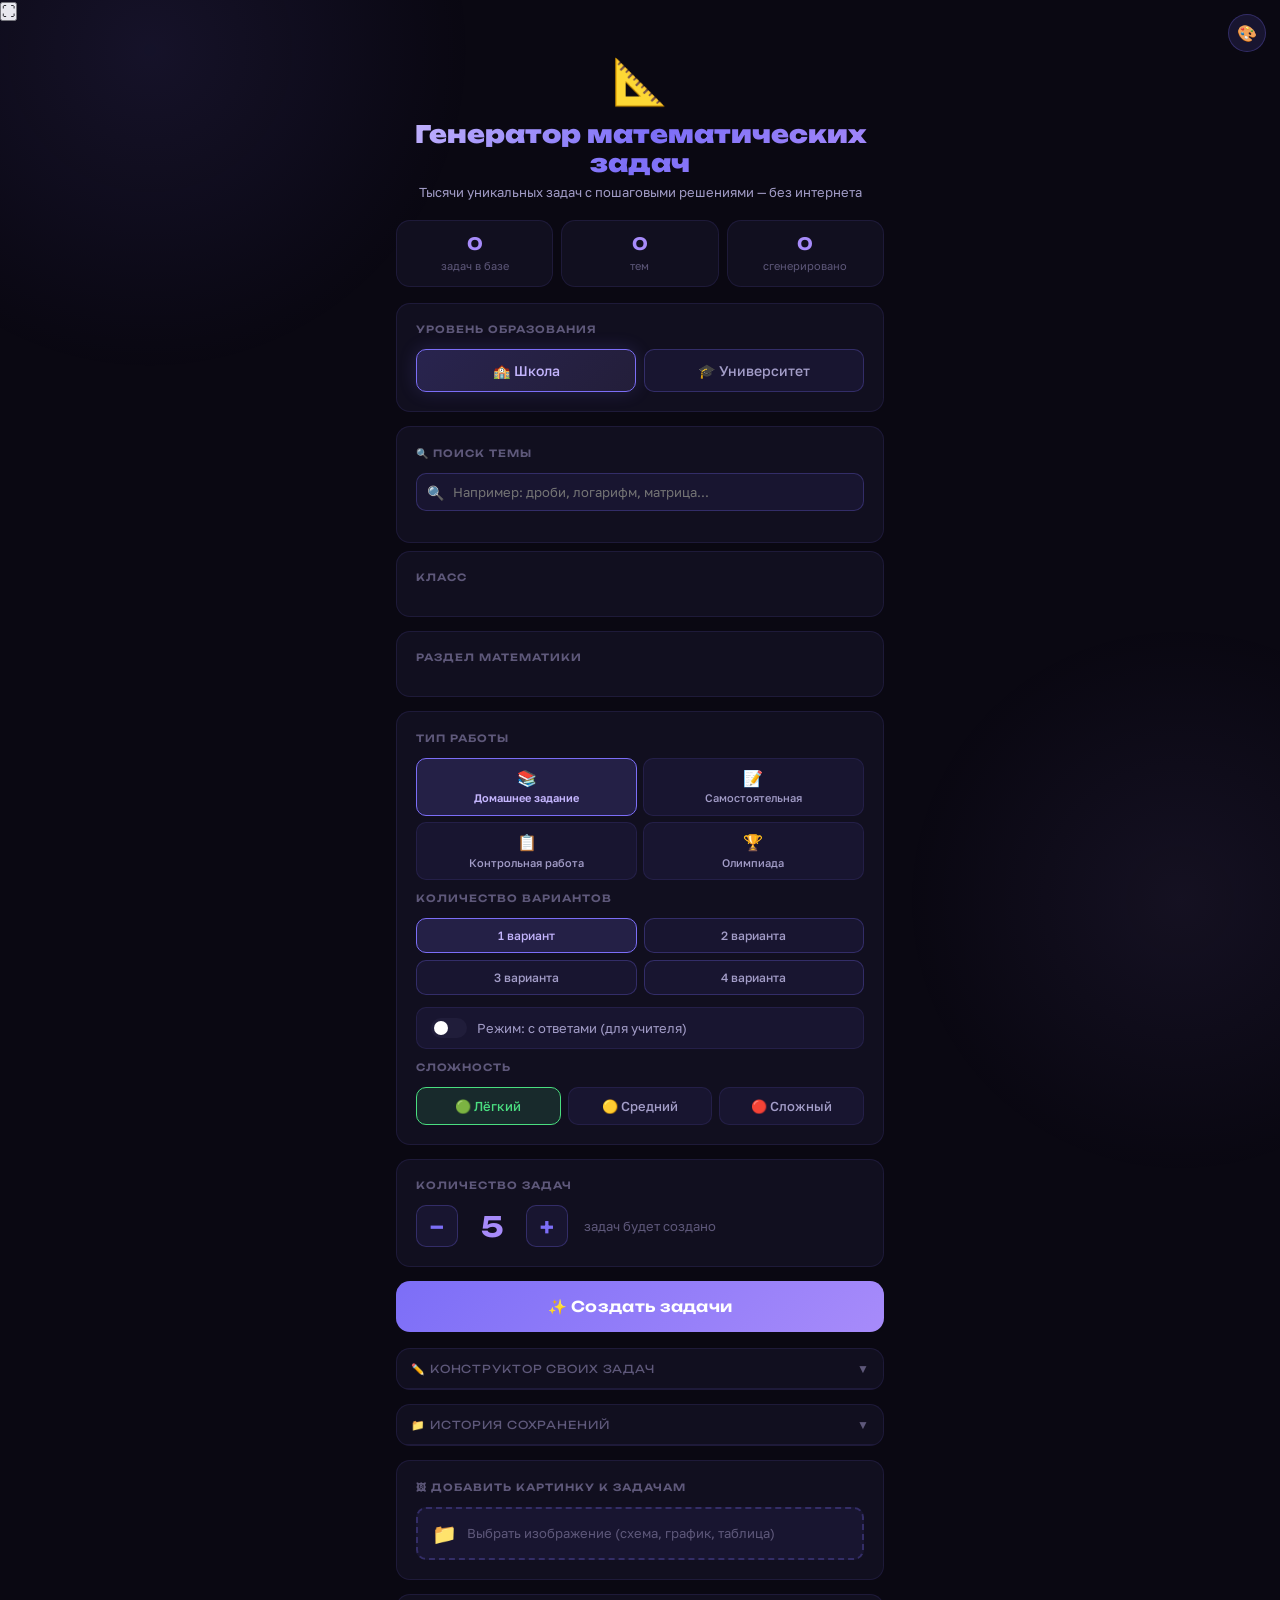
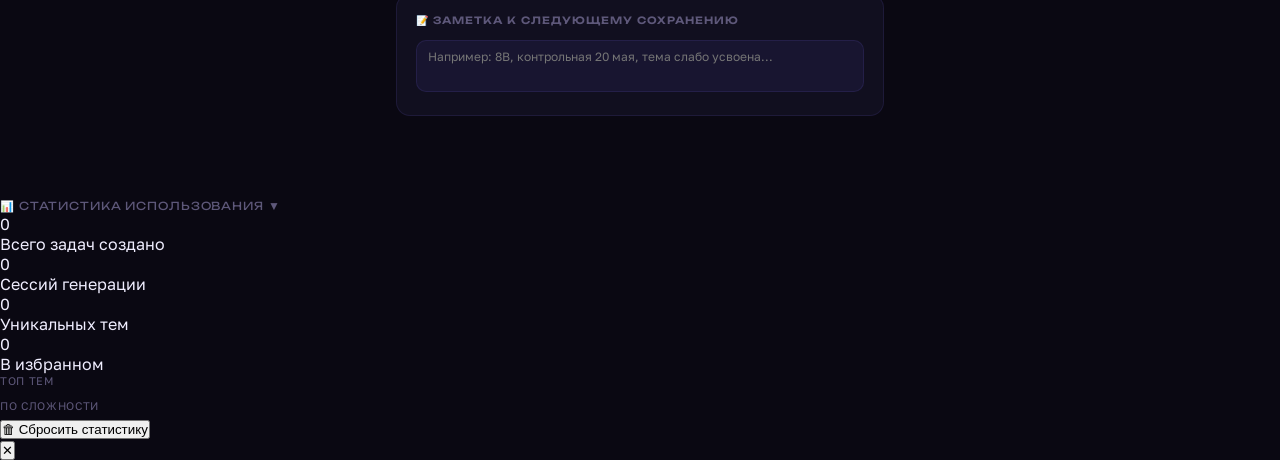
<file: mathv5/index.html>
<!DOCTYPE html>
<html lang="ru">
<head>
<meta charset="UTF-8">
<meta name="viewport" content="width=device-width, initial-scale=1.0">
<title>МатГен — Генератор Задач</title>
<link rel="manifest" href="manifest.json">
<meta name="theme-color" content="#7c6ef7">
<meta name="mobile-web-app-capable" content="yes">
<meta name="apple-mobile-web-app-capable" content="yes">
<meta name="apple-mobile-web-app-status-bar-style" content="black-translucent">
<meta name="apple-mobile-web-app-title" content="МатГен">
<link href="https://fonts.googleapis.com/css2?family=Unbounded:wght@400;600;700;900&family=Golos+Text:wght@400;500;600&display=swap" rel="stylesheet">
<link rel="stylesheet" href="styles.css">
<style>
  
</style>
</head>
<body>
  <button class="theme-btn" onclick="toggleThemePicker()" title="Сменить тему">🎨</button>
  <div class="theme-picker" id="themePicker">
  <div class="theme-dot-row">
    <div>
      <div class="theme-dot on" id="dot-purple" style="background:linear-gradient(135deg,#7c6ef7,#a78bfa)"
        onclick="setTheme('purple')" title="Фиолетовая"></div>
      <div class="theme-dot-lbl">По умолч.</div>
    </div>
    <div>
      <div class="theme-dot" id="dot-blue" style="background:linear-gradient(135deg,#3b82f6,#60a5fa)"
        onclick="setTheme('blue')" title="Синяя"></div>
      <div class="theme-dot-lbl">Синяя</div>
    </div>
    <div>
      <div class="theme-dot" id="dot-green" style="background:linear-gradient(135deg,#22c55e,#4ade80)"
        onclick="setTheme('green')" title="Зелёная"></div>
      <div class="theme-dot-lbl">Зелёная</div>
    </div>
    <div>
      <div class="theme-dot" id="dot-dark" style="background:linear-gradient(135deg,#a855f7,#c084fc)"
        onclick="setTheme('dark')" title="Тёмная"></div>
      <div class="theme-dot-lbl">Тёмная</div>
    </div>
    <div>
      <div class="theme-dot" id="dot-light" style="background:linear-gradient(135deg,#c4b5fd,#ede9fe)"
        onclick="setTheme('light')" title="Светлая"></div>
      <div class="theme-dot-lbl">Светлая</div>
    </div>
  </div>
</div>

<div class="hotkeys-hint" id="hotkeysHint">
  <div style="font-weight:700;color:var(--tx2);margin-bottom:8px;font-size:12px">⌨️ Горячие клавиши</div>
  <div class="hk-row"><span class="hk-key">Space</span><span class="hk-lbl">Создать задачи</span></div>
  <div class="hk-row"><span class="hk-key">P</span><span class="hk-lbl">Печать</span></div>
  <div class="hk-row"><span class="hk-key">S</span><span class="hk-lbl">Сохранить</span></div>
  <div class="hk-row"><span class="hk-key">A</span><span class="hk-lbl">Все ответы</span></div>
  <div class="hk-row"><span class="hk-key">R</span><span class="hk-lbl">Перемешать</span></div>
  <div class="hk-row"><span class="hk-key">F</span><span class="hk-lbl">Полный экран</span></div>
  <div class="hk-row"><span class="hk-key">Esc</span><span class="hk-lbl">Закрыть</span></div>
</div>
  <button class="fs-btn" onclick="openFullscreen()" title="Полноэкранный режим">⛶</button>
<div class="app">

<div class="hdr">
  <span class="hdr-icon">📐</span>
  <h1>Генератор математических задач</h1>
  <p>Тысячи уникальных задач с пошаговыми решениями — без интернета</p>
</div>

<div class="stats">
  <div class="st"><span class="st-n" id="stTasks">0</span><span class="st-l">задач в базе</span></div>
  <div class="st"><span class="st-n" id="stTopics">0</span><span class="st-l">тем</span></div>
  <div class="st"><span class="st-n" id="stGen">0</span><span class="st-l">сгенерировано</span></div>
</div>

<div class="card">
  <div class="clbl">Уровень образования</div>
  <div class="tgl-row">
    <button class="tgl on" onclick="setLvl('school',this)">🏫 Школа</button>
    <button class="tgl" onclick="setLvl('uni',this)">🎓 Университет</button>
  </div>
</div>
<div class="card" style="margin-bottom:.5rem">
  <div class="clbl">🔍 Поиск темы</div>
  <div class="srch-wrap">
    <span class="srch-ico">🔍</span>
    <input class="srch-inp" id="searchInp" placeholder="Например: дроби, логарифм, матрица...">
    <div class="srch-res" id="searchRes"></div>
  </div>
</div>
<div class="card">
  <div class="clbl" id="gradeLbl">Класс</div>
  <div class="cgrid" id="gradeChips"></div>
</div>

<div class="card">
  <div class="clbl">Раздел математики</div>
  <div class="cgrid" id="secChips"></div>
</div>

<div class="card" id="topicCard" style="display:none">
  <div class="clbl">Тема</div>
  <div class="pills" id="topicPills"></div>
</div>

<div class="card">
  <div class="font-row">
  
</div>
  <div class="clbl">Тип работы</div>
<div class="workcat-row">
  <button class="wcat on" onclick="setWorkCat('homework',this)">
    <span class="wcat-icon">📚</span>Домашнее задание
  </button>
  <button class="wcat" onclick="setWorkCat('classwork',this)">
    <span class="wcat-icon">📝</span>Самостоятельная
  </button>
  <button class="wcat" onclick="setWorkCat('test',this)">
    <span class="wcat-icon">📋</span>Контрольная работа
  </button>
  <button class="wcat" onclick="setWorkCat('olympiad',this)">
    <span class="wcat-icon">🏆</span>Олимпиада
  </button>
</div>
  <div class="clbl">Количество вариантов</div>
<div class="var-row">
  <button class="var-btn on" onclick="setVariants(1,this)">1 вариант</button>
  <button class="var-btn" onclick="setVariants(2,this)">2 варианта</button>
  <button class="var-btn" onclick="setVariants(3,this)">3 варианта</button>
  <button class="var-btn" onclick="setVariants(4,this)">4 варианта</button>
</div>
<div class="noanswer-toggle" onclick="toggleNoAnswer()">
  <div class="tog-switch" id="noAnsSw"><div class="tog-knob"></div></div>
  <span class="tog-label" id="noAnsLbl">Режим: с ответами (для учителя)</span>
</div>
  <div class="clbl">Сложность</div>
  <div class="dfrow">
    <button class="df easy on" onclick="setDiff('easy',this)">🟢 Лёгкий</button>
    <button class="df med" onclick="setDiff('med',this)">🟡 Средний</button>
    <button class="df hard" onclick="setDiff('hard',this)">🔴 Сложный</button>
  </div>
</div>

<div class="card">
  <div class="clbl">Количество задач</div>
  <div class="ctr">
    <button class="cb" onclick="chCnt(-1)">−</button>
    <span class="cv" id="cntVal">5</span>
    <button class="cb" onclick="chCnt(1)">+</button>
    <span class="cdesc">задач будет создано</span>
  </div>
</div>

<div class="erbox" id="erBox"></div>
<button class="gbtn" id="genBtn" onclick="generateVariants()">✨ Создать задачи</button>
<div class="constructor-panel">
  <div class="constructor-hdr" onclick="toggleConstructor()">
    <span class="hist-hdr-txt">✏️ Конструктор своих задач</span>
    <span id="constrArrow" style="color:var(--tx3);font-size:12px">▼</span>
  </div>
  <div class="constructor-body" id="constrBody">
    <div style="font-size:11px;color:var(--tx3);margin-bottom:10px">Создайте свою задачу — она сохранится в историю</div>
    <input class="cinp" id="cInpQ" placeholder="Текст задачи...">
    <div class="step-list" id="stepList">
      <div class="step-row">
        <input placeholder="Шаг 1 решения...">
        <button class="step-del" onclick="delStep(this)">✕</button>
      </div>
    </div>
    <button class="cadd-step" onclick="addStep()">+ Добавить шаг</button>
    <input class="cinp" id="cInpAns" placeholder="Ответ...">
    <input class="cinp" id="cInpTopic" placeholder="Тема (например: Дроби)">
    <div style="margin-bottom:8px">
      <label class="img-upload-label" style="border-radius:var(--rsm)">
        <span>🖼</span>
        <span id="cImgTxt">Прикрепить картинку (необязательно)</span>
        <input class="img-upload-inp" type="file" accept="image/*" id="cImgInp" onchange="handleConstructorImg(this)">
      </label>
      <div id="cImgPreview"></div>
    </div>
    <button class="csave-btn" onclick="saveCustomTask()">💾 Сохранить задачу</button>
  </div>
</div>
<div class="hist-panel">
  <div class="hist-hdr" onclick="toggleHistory()">
    <span class="hist-hdr-txt">📁 История сохранений</span>
    <span id="histArrow" style="color:var(--tx3);font-size:12px">▼</span>
  </div>
  <div id="histList" style="display:none"></div>
</div>
<div class="card">
  <div class="clbl">🖼 Добавить картинку к задачам</div>
  <label class="img-upload-label">
    <span style="font-size:20px">📁</span>
    <span id="imgUploadTxt">Выбрать изображение (схема, график, таблица)</span>
    <input class="img-upload-inp" type="file" accept="image/*" id="taskImgInp" onchange="handleTaskImg(this)">
  </label>
  <div id="taskImgPreview"></div>
</div>
<div class="card">
  <div class="clbl">📝 Заметка к следующему сохранению</div>
  <textarea class="comment-inp" id="saveComment" placeholder="Например: 8В, контрольная 20 мая, тема слабо усвоена..."></textarea>
</div>
<div id="results"></div>

</div>
<div class="stat-panel">
  <div class="stat-hdr" onclick="toggleStat()">
    <span class="hist-hdr-txt">📊 Статистика использования</span>
    <span id="statArrow" style="color:var(--tx3);font-size:12px">▼</span>
  </div>
  <div class="stat-body" id="statBody">
    <div class="stat-grid">
      <div class="stat-box">
        <span class="stat-box-n" id="statTotal">0</span>
        <div class="stat-box-l">Всего задач создано</div>
      </div>
      <div class="stat-box">
        <span class="stat-box-n" id="statSessions">0</span>
        <div class="stat-box-l">Сессий генерации</div>
      </div>
      <div class="stat-box">
        <span class="stat-box-n" id="statTopicCount">0</span>
        <div class="stat-box-l">Уникальных тем</div>
      </div>
      <div class="stat-box">
        <span class="stat-box-n" id="statFavCount">0</span>
        <div class="stat-box-l">В избранном</div>
      </div>
    </div>
    <div style="font-size:11px;color:var(--tx3);margin-bottom:8px;text-transform:uppercase;letter-spacing:.06em">Топ тем</div>
    <div class="stat-topic-list" id="statTopicList"></div>
    <div style="margin-top:12px;font-size:11px;color:var(--tx3);margin-bottom:6px;text-transform:uppercase;letter-spacing:.06em">По сложности</div>
    <div id="statDiffBars"></div>
    <button class="stat-reset" onclick="resetStat()">🗑 Сбросить статистику</button>
  </div>
</div>
<script>

</script>
<div class="fullscreen-overlay" id="fsOverlay">
  <button class="fs-close" onclick="closeFullscreen()" title="Закрыть">✕</button>
  <div class="fs-content" id="fsContent"></div>
</div>
<script>
if('serviceWorker' in navigator){
  window.addEventListener('load',()=>{
    navigator.serviceWorker.register('sw.js')
      .then(()=>console.log('SW зарегистрирован'))
      .catch(e=>console.log('SW ошибка:',e));
  });
}
</script>
<script src="script.js"></script>
</body>
</html>
</file>
<file: mathv5/styles.css>
:root{
  --bg:#0a0812;--s1:#110f1f;--s2:#181530;--s3:#201d3a;
  --ac:#7c6ef7;--ac2:#a78bfa;--ac3:#c4b5fd;
  --grn:#4ade80;--yel:#fbbf24;--red:#f87171;--blu:#60a5fa;
  --tx:#f0eeff;--tx2:#a39dc8;--tx3:#5e587a;
  --br:rgba(124,110,247,.12);--br2:rgba(124,110,247,.28);
  --r:14px;--rsm:10px;
}
*,*::before,*::after{box-sizing:border-box;margin:0;padding:0}
html{scroll-behavior:smooth}
body{font-family:'Golos Text',sans-serif;background:var(--bg);color:var(--tx);min-height:100vh;overflow-x:hidden}
/* background glow */
body::before{content:'';position:fixed;top:-300px;left:-200px;width:700px;height:700px;
  background:radial-gradient(circle,rgba(124,110,247,.10) 0%,transparent 65%);pointer-events:none;z-index:0}
body::after{content:'';position:fixed;bottom:-300px;right:-200px;width:600px;height:600px;
  background:radial-gradient(circle,rgba(167,139,250,.07) 0%,transparent 65%);pointer-events:none;z-index:0}

.app{max-width:520px;margin:0 auto;padding:0 0 4rem;position:relative;z-index:1}

/* HEADER */
.hdr{padding:2rem 1.25rem 1.25rem;text-align:center}
.hdr-icon{font-size:2.8rem;display:block;margin-bottom:.75rem;animation:float 3s ease-in-out infinite}
@keyframes float{0%,100%{transform:translateY(0)}50%{transform:translateY(-7px)}}
.hdr h1{font-family:'Unbounded',sans-serif;font-size:clamp(18px,5vw,24px);font-weight:900;
  background:linear-gradient(130deg,#c4b5fd 0%,#7c6ef7 50%,#a78bfa 100%);
  -webkit-background-clip:text;-webkit-text-fill-color:transparent;background-clip:text;
  margin-bottom:.4rem;line-height:1.2}
.hdr p{font-size:13px;color:var(--tx2)}

/* STAT ROW */
.stats{display:grid;grid-template-columns:1fr 1fr 1fr;gap:8px;padding:0 1rem;margin-bottom:1rem}
.st{background:var(--s1);border:1px solid var(--br);border-radius:var(--r);padding:12px 8px;text-align:center}
.st-n{font-family:'Unbounded',sans-serif;font-size:17px;font-weight:700;color:var(--ac2);display:block}
.st-l{font-size:11px;color:var(--tx3);margin-top:2px}

/* CARD */
.card{background:var(--s1);border:1px solid var(--br);border-radius:var(--r);
  padding:1.2rem;margin:0 1rem .875rem;transition:border-color .2s}
.card:hover{border-color:var(--br2)}
.clbl{font-family:'Unbounded',sans-serif;font-size:10px;font-weight:600;color:var(--tx3);
  text-transform:uppercase;letter-spacing:.1em;margin-bottom:.875rem}

/* TOGGLE */
.tgl-row{display:grid;grid-template-columns:1fr 1fr;gap:8px}
.tgl{padding:12px;border:1px solid var(--br2);border-radius:var(--rsm);background:var(--s2);
  font-family:'Golos Text',sans-serif;font-size:14px;font-weight:500;cursor:pointer;
  transition:all .18s;color:var(--tx2)}
.tgl:hover{border-color:var(--ac);color:var(--tx)}
.tgl.on{background:linear-gradient(135deg,rgba(124,110,247,.22),rgba(167,139,250,.12));
  border-color:var(--ac);color:var(--ac3);box-shadow:0 0 18px rgba(124,110,247,.18)}

/* CHIP GRID */
.cgrid{display:grid;grid-template-columns:1fr 1fr;gap:6px}
.chip{padding:9px 8px;border:1px solid var(--br);border-radius:var(--rsm);background:var(--s2);
  font-family:'Golos Text',sans-serif;font-size:13px;cursor:pointer;transition:all .16s;
  text-align:center;color:var(--tx2)}
.chip:hover{border-color:var(--ac);color:var(--tx)}
.chip.on{background:rgba(124,110,247,.18);border-color:var(--ac);color:var(--ac3);font-weight:600}

/* PILLS */
.pills{display:flex;flex-wrap:wrap;gap:7px}
.pill{padding:7px 13px;border:1px solid var(--br);border-radius:20px;background:var(--s2);
  font-family:'Golos Text',sans-serif;font-size:13px;cursor:pointer;transition:all .16s;color:var(--tx2)}
.pill:hover{border-color:var(--ac);color:var(--tx)}
.pill.on{background:var(--ac);border-color:var(--ac);color:#fff}

/* DIFFICULTY */
.dfrow{display:grid;grid-template-columns:1fr 1fr 1fr;gap:7px}
.df{padding:10px 4px;border:1px solid var(--br);border-radius:var(--rsm);background:var(--s2);
  font-family:'Golos Text',sans-serif;font-size:13px;cursor:pointer;
  text-align:center;color:var(--tx2);transition:all .16s;font-weight:500}
.df.easy.on{background:rgba(74,222,128,.13);border-color:var(--grn);color:var(--grn)}
.df.med.on{background:rgba(251,191,36,.13);border-color:var(--yel);color:var(--yel)}
.df.hard.on{background:rgba(248,113,113,.13);border-color:var(--red);color:var(--red)}

/* COUNTER */
.ctr{display:flex;align-items:center;gap:16px}
.cb{width:42px;height:42px;border:1px solid var(--br2);border-radius:var(--rsm);background:var(--s2);
  font-size:22px;cursor:pointer;display:flex;align-items:center;justify-content:center;
  color:var(--ac);font-weight:700;flex-shrink:0;transition:all .14s;font-family:'Unbounded',sans-serif}
.cb:hover{background:rgba(124,110,247,.18);border-color:var(--ac)}
.cv{font-family:'Unbounded',sans-serif;font-size:28px;font-weight:700;color:var(--ac2);
  min-width:36px;text-align:center}
.cdesc{font-size:13px;color:var(--tx3)}

/* GEN BUTTON */
.gbtn{display:block;width:calc(100% - 2rem);margin:0 1rem 1rem;padding:16px;
  background:linear-gradient(135deg,#7c6ef7,#a78bfa);color:#fff;border:none;border-radius:var(--r);
  font-family:'Unbounded',sans-serif;font-size:15px;font-weight:600;cursor:pointer;
  transition:all .2s;letter-spacing:.02em;position:relative;overflow:hidden}
.gbtn::before{content:'';position:absolute;top:0;left:-100%;width:100%;height:100%;
  background:linear-gradient(90deg,transparent,rgba(255,255,255,.15),transparent);transition:left .4s}
.gbtn:hover::before{left:100%}
.gbtn:hover{transform:translateY(-2px);box-shadow:0 8px 28px rgba(124,110,247,.38)}
.gbtn:active{transform:translateY(0)}
.gbtn:disabled{opacity:.48;cursor:not-allowed;transform:none;box-shadow:none}

/* ERROR */
.erbox{background:rgba(248,113,113,.1);border:1px solid rgba(248,113,113,.35);
  border-radius:var(--rsm);padding:12px 14px;font-size:13px;color:var(--red);
  margin:0 1rem .875rem;display:none}

/* RESULTS HEADER */
.rhdr{display:flex;align-items:center;justify-content:space-between;padding:0 1rem;margin:1.25rem 0 .75rem}
.rtitle{font-family:'Unbounded',sans-serif;font-size:13px;font-weight:600;color:var(--tx)}
.arow{display:flex;gap:7px}
.abtn{font-size:12px;padding:6px 11px;border:1px solid var(--br2);border-radius:8px;
  background:var(--s2);cursor:pointer;color:var(--tx2);font-family:'Golos Text',sans-serif;transition:all .14s}
.abtn:hover{border-color:var(--ac);color:var(--ac3)}

/* TASK CARD */
.tcard{background:var(--s1);border:1px solid var(--br);border-radius:var(--r);
  padding:1.1rem 1.2rem;margin:0 1rem 10px;transition:border-color .2s;
  animation:slideIn .3s ease both}
@keyframes slideIn{from{opacity:0;transform:translateY(10px)}to{opacity:1;transform:translateY(0)}}
.tcard:hover{border-color:var(--br2)}
.thdr{display:flex;align-items:center;justify-content:space-between;margin-bottom:10px}
.tnum{font-family:'Unbounded',sans-serif;font-size:10px;font-weight:700;color:var(--ac);
  text-transform:uppercase;letter-spacing:.08em}
.tbadge{font-size:10px;padding:3px 8px;border-radius:6px;font-weight:700}
.be{background:rgba(74,222,128,.13);color:var(--grn)}
.bm{background:rgba(251,191,36,.13);color:var(--yel)}
.bh{background:rgba(248,113,113,.13);color:var(--red)}
.ttxt{font-size:14px;line-height:1.75;color:var(--tx);margin-bottom:12px}
.stgl{background:none;border:1px solid var(--br2);padding:7px 14px;border-radius:8px;
  font-size:12px;color:var(--ac2);cursor:pointer;display:flex;align-items:center;gap:5px;
  font-weight:500;font-family:'Golos Text',sans-serif;transition:all .14s}
.stgl:hover{border-color:var(--ac);background:rgba(124,110,247,.1)}
.sbox{background:var(--s2);border-radius:var(--rsm);padding:14px 16px;margin-top:10px;
  font-size:13px;line-height:1.85;color:var(--tx2);display:none;border-left:3px solid var(--ac)}
.sbox.open{display:block;animation:fdIn .2s ease}
@keyframes fdIn{from{opacity:0;transform:translateY(-4px)}to{opacity:1;transform:translateY(0)}}
.sstep{display:flex;gap:10px;align-items:flex-start;margin-bottom:8px;padding:8px 10px;
  background:rgba(124,110,247,.06);border-radius:8px;border:1px solid rgba(124,110,247,.08)}
.sstep-num{min-width:22px;height:22px;background:var(--ac);border-radius:50%;
  display:flex;align-items:center;justify-content:center;font-size:10px;font-weight:700;
  color:#fff;flex-shrink:0;margin-top:1px;font-family:'Unbounded',sans-serif}
.sstep-txt{flex:1;color:var(--tx)}
.sresult{display:inline-block;background:rgba(124,110,247,.15);color:var(--ac3);
  border-radius:5px;padding:1px 7px;font-family:monospace;font-size:12px;margin-left:4px}
.sans{margin-top:12px;padding:12px 14px;border-radius:10px;
  background:linear-gradient(135deg,rgba(74,222,128,.10),rgba(74,222,128,.05));
  border:1px solid rgba(74,222,128,.25);color:var(--grn);font-weight:700;font-size:14px;
  display:flex;align-items:center;gap:8px}
.shint{margin-top:8px;padding:8px 12px;background:rgba(96,165,250,.07);
  border-radius:8px;border:1px solid rgba(96,165,250,.15);font-size:12px;color:var(--blu)}

/* SEARCH */
.srch-wrap{position:relative;margin-bottom:.75rem}
.srch-inp{width:100%;padding:10px 14px 10px 36px;background:var(--s2);border:1px solid var(--br2);
  border-radius:var(--rsm);font-family:'Golos Text',sans-serif;font-size:13px;color:var(--tx);outline:none}
.srch-inp:focus{border-color:var(--ac)}
.srch-ico{position:absolute;left:11px;top:50%;transform:translateY(-50%);font-size:14px;pointer-events:none}
.srch-res{background:var(--s1);border:1px solid var(--br2);border-radius:var(--rsm);margin-top:4px;
  max-height:200px;overflow-y:auto;display:none}
.srch-res.open{display:block}
.srch-item{padding:9px 14px;font-size:13px;cursor:pointer;color:var(--tx2);border-bottom:1px solid var(--br)}
.srch-item:hover{background:rgba(124,110,247,.1);color:var(--tx)}
.srch-item b{color:var(--ac3)}

/* THEME TOGGLE */
.theme-btn{position:fixed;top:14px;right:14px;z-index:100;width:38px;height:38px;
  border-radius:50%;border:1px solid var(--br2);background:var(--s2);font-size:16px;
  cursor:pointer;display:flex;align-items:center;justify-content:center;transition:all .2s}
.theme-btn:hover{border-color:var(--ac);background:rgba(124,110,247,.15)}

/* ТЕМЫ ОФОРМЛЕНИЯ */
body.light{
  --bg:#f4f3ff;--s1:#ffffff;--s2:#eeedf9;--s3:#e0dff5;
  --tx:#1a1830;--tx2:#4a4570;--tx3:#8e8aaa;
  --br:rgba(124,110,247,.15);--br2:rgba(124,110,247,.30)}

body.theme-blue{
  --bg:#030d1a;--s1:#051526;--s2:#071e35;--s3:#0a2a4a;
  --ac:#3b82f6;--ac2:#60a5fa;--ac3:#93c5fd;
  --tx:#e8f4ff;--tx2:#90b8d8;--tx3:#4a7090;
  --br:rgba(59,130,246,.12);--br2:rgba(59,130,246,.28)}

body.theme-green{
  --bg:#021208;--s1:#041a0c;--s2:#062415;--s3:#08301c;
  --ac:#22c55e;--ac2:#4ade80;--ac3:#86efac;
  --tx:#e8fff0;--tx2:#86b898;--tx3:#3a6b4a;
  --br:rgba(34,197,94,.12);--br2:rgba(34,197,94,.28)}

body.theme-dark{
  --bg:#0a0a0a;--s1:#141414;--s2:#1e1e1e;--s3:#282828;
  --ac:#a855f7;--ac2:#c084fc;--ac3:#d8b4fe;
  --tx:#f5f5f5;--tx2:#a0a0a0;--tx3:#5a5a5a;
  --br:rgba(168,85,247,.12);--br2:rgba(168,85,247,.28)}

/* ПЕРЕКЛЮЧАТЕЛЬ ТЕМ */
.theme-picker{position:fixed;top:60px;right:14px;z-index:100;
  background:var(--s1);border:1px solid var(--br2);border-radius:12px;
  padding:8px;display:none;flex-direction:column;gap:6px;
  box-shadow:0 8px 24px rgba(0,0,0,.3)}
.theme-picker.open{display:flex}
.theme-dot-row{display:flex;gap:6px;justify-content:center}
.theme-dot{width:26px;height:26px;border-radius:50%;cursor:pointer;
  border:2px solid transparent;transition:all .2s;flex-shrink:0}
.theme-dot:hover{transform:scale(1.15)}
.theme-dot.on{border-color:#fff;box-shadow:0 0 8px rgba(255,255,255,.4)}
.theme-dot-lbl{font-size:9px;color:var(--tx3);text-align:center;margin-top:2px;
  font-family:'Golos Text',sans-serif}

/* SVG СХЕМЫ */
.svg-wrap{margin:10px 0;text-align:center;background:rgba(124,110,247,.04);
  border:1px solid var(--br);border-radius:10px;padding:12px;overflow:hidden}
.svg-wrap svg{max-width:100%;height:auto}
.svg-label{font-size:11px;color:var(--tx3);margin-top:6px;font-style:italic}
.svg-toggle{background:none;border:1px solid var(--br2);border-radius:7px;
  padding:5px 12px;font-size:11px;color:var(--ac2);cursor:pointer;margin-bottom:8px;
  font-family:'Golos Text',sans-serif;transition:all .15s}
.svg-toggle:hover{border-color:var(--ac);background:rgba(124,110,247,.08)}

/* КАРТИНКИ В ЗАДАЧАХ */
.img-upload-wrap{margin:0 1rem .875rem}
.img-upload-label{display:flex;align-items:center;gap:10px;padding:12px 14px;
  background:var(--s2);border:2px dashed var(--br2);border-radius:var(--rsm);
  cursor:pointer;transition:all .2s;color:var(--tx3);font-size:13px}
.img-upload-label:hover{border-color:var(--ac);color:var(--tx)}
.img-upload-inp{display:none}
.task-img{width:100%;border-radius:8px;margin-bottom:10px;
  border:1px solid var(--br);display:block}
.task-img-wrap{position:relative;margin-bottom:10px}
.task-img-del{position:absolute;top:6px;right:6px;background:rgba(0,0,0,.6);
  border:none;color:#fff;border-radius:50%;width:24px;height:24px;
  cursor:pointer;font-size:12px;display:flex;align-items:center;justify-content:center}
.img-preview-wrap{margin-top:8px;position:relative;display:inline-block}
.img-preview{max-width:100%;max-height:120px;border-radius:8px;
  border:1px solid var(--br2);display:block}
.img-preview-del{position:absolute;top:4px;right:4px;background:rgba(248,113,113,.85);
  border:none;color:#fff;border-radius:50%;width:20px;height:20px;
  cursor:pointer;font-size:11px;display:flex;align-items:center;justify-content:center}

/* ПЕРЕТАСКИВАНИЕ */
.tcard.dragging{opacity:.4;border:2px dashed var(--ac);transform:scale(.98)}
.tcard.drag-over{border:2px solid var(--ac2);background:rgba(124,110,247,.08);
  transform:translateY(-3px);box-shadow:0 6px 20px rgba(124,110,247,.2)}
.drag-handle{cursor:grab;color:var(--tx3);font-size:14px;padding:3px 6px;
  border-radius:5px;transition:color .15s;user-select:none;flex-shrink:0}
.drag-handle:hover{color:var(--ac2)}
.drag-handle:active{cursor:grabbing}
.drag-hint{text-align:center;font-size:11px;color:var(--tx3);padding:6px;
  margin:0 1rem 6px;border:1px dashed var(--br);border-radius:8px;
  animation:fdIn .3s ease}

/* ТЕОРИЯ / ПОДСКАЗКИ */
.theory-panel{background:linear-gradient(135deg,rgba(124,110,247,.08),rgba(167,139,250,.04));
  border:1px solid var(--br2);border-radius:var(--r);margin:0 1rem 10px;overflow:hidden}
.theory-hdr{padding:11px 14px;display:flex;align-items:center;justify-content:space-between;
  cursor:pointer;gap:10px}
.theory-hdr-left{display:flex;align-items:center;gap:8px}
.theory-icon{font-size:18px}
.theory-title{font-family:'Unbounded',sans-serif;font-size:11px;color:var(--ac2);
  text-transform:uppercase;letter-spacing:.06em}
.theory-body{padding:0 14px 14px;display:none}
.theory-body.open{display:block;animation:fdIn .2s ease}
.theory-section{margin-bottom:12px}
.theory-section-title{font-size:12px;font-weight:700;color:var(--ac3);
  margin-bottom:6px;display:flex;align-items:center;gap:6px}
.theory-text{font-size:13px;color:var(--tx2);line-height:1.75}
.theory-formula{display:inline-block;background:rgba(124,110,247,.15);
  border:1px solid rgba(124,110,247,.25);border-radius:7px;
  padding:6px 12px;font-family:monospace;font-size:13px;color:var(--ac3);
  margin:4px 0;font-weight:600}
.theory-formula-block{background:rgba(124,110,247,.08);border:1px solid var(--br2);
  border-radius:10px;padding:12px 14px;margin:8px 0}
.theory-example{background:rgba(74,222,128,.06);border:1px solid rgba(74,222,128,.2);
  border-radius:8px;padding:10px 12px;margin-top:8px;font-size:12px;color:var(--tx2)}
.theory-example b{color:var(--grn)}
.theory-tip{background:rgba(251,191,36,.07);border-left:3px solid var(--yel);
  padding:8px 12px;border-radius:0 8px 8px 0;font-size:12px;color:var(--tx2);margin-top:8px}
.theory-tip b{color:var(--yel)}
.theory-divider{height:1px;background:var(--br);margin:10px 0}

/* ГОРЯЧИЕ КЛАВИШИ — подсказка */
.hotkeys-hint{position:fixed;bottom:80px;right:16px;z-index:200;
  background:var(--s1);border:1px solid var(--br2);border-radius:12px;
  padding:12px 14px;font-size:11px;color:var(--tx3);display:none;
  box-shadow:0 4px 20px rgba(0,0,0,.25);min-width:180px}
.hotkeys-hint.open{display:block}
.hk-row{display:flex;justify-content:space-between;gap:16px;margin-bottom:5px}
.hk-key{background:var(--s3);border:1px solid var(--br2);border-radius:5px;
  padding:2px 7px;font-family:monospace;font-size:11px;color:var(--ac2);font-weight:700}
.hk-lbl{color:var(--tx2)}

/* HISTORY */
.hist-panel{background:var(--s1);border:1px solid var(--br);border-radius:var(--r);
  margin:0 1rem .875rem;overflow:hidden}
.hist-hdr{padding:12px 14px;display:flex;align-items:center;justify-content:space-between;
  border-bottom:1px solid var(--br);cursor:pointer}
.hist-hdr-txt{font-family:'Unbounded',sans-serif;font-size:11px;color:var(--tx3);
  text-transform:uppercase;letter-spacing:.08em}
.hist-list{max-height:220px;overflow-y:auto}
.hist-item{padding:10px 14px;border-bottom:1px solid var(--br);display:flex;
  align-items:center;gap:10px;cursor:pointer;transition:background .15s}
.hist-item:hover{background:rgba(124,110,247,.07)}
.hist-item-info{flex:1}
.hist-item-title{font-size:13px;color:var(--tx);font-weight:500}
.hist-item-meta{font-size:11px;color:var(--tx3);margin-top:2px}
.hist-del{font-size:14px;color:var(--tx3);padding:4px;border-radius:5px;
  cursor:pointer;border:none;background:none;transition:color .15s}
.hist-del:hover{color:var(--red)}
.hist-empty{padding:20px;text-align:center;font-size:13px;color:var(--tx3)}

/* FAV STAR */
.fav-btn{background:none;border:none;font-size:16px;cursor:pointer;
  padding:3px 6px;border-radius:6px;transition:transform .15s;line-height:1}
.fav-btn:hover{transform:scale(1.25)}
.pill.fav-on{background:rgba(251,191,36,.15);border-color:var(--yel);color:var(--yel)}

/* VARIANTS */
.var-row{display:grid;grid-template-columns:1fr 1fr;gap:7px;margin-bottom:.75rem}
.var-btn{padding:9px 6px;border:1px solid var(--br2);border-radius:var(--rsm);background:var(--s2);
  font-size:12px;font-family:'Golos Text',sans-serif;cursor:pointer;color:var(--tx2);
  transition:all .16s;text-align:center;font-weight:500}
.var-btn:hover{border-color:var(--ac);color:var(--tx)}
.var-btn.on{background:rgba(124,110,247,.18);border-color:var(--ac);color:var(--ac3)}

/* NO-ANSWER MODE */
.noanswer-toggle{display:flex;align-items:center;gap:10px;padding:10px 14px;
  background:var(--s2);border:1px solid var(--br);border-radius:var(--rsm);
  cursor:pointer;transition:border-color .15s;margin-bottom:.75rem}
.noanswer-toggle:hover{border-color:var(--ac2)}
.tog-switch{width:36px;height:20px;background:var(--s3);border-radius:10px;position:relative;
  transition:background .2s;flex-shrink:0}
.tog-switch.on{background:var(--ac)}
.tog-knob{width:14px;height:14px;background:#fff;border-radius:50%;position:absolute;
  top:3px;left:3px;transition:left .2s}
.tog-switch.on .tog-knob{left:19px}
.tog-label{font-size:13px;color:var(--tx2);flex:1}

/* SHUFFLE BTN */
.abtn.shuffle{color:var(--yel);border-color:rgba(251,191,36,.3)}
.abtn.shuffle:hover{border-color:var(--yel);background:rgba(251,191,36,.08)}

/* EDIT MODE */
.edit-area{width:100%;background:var(--s3);border:1px solid var(--ac);border-radius:8px;
  padding:8px 10px;font-size:14px;color:var(--tx);font-family:'Golos Text',sans-serif;
  resize:vertical;min-height:60px;outline:none;margin-bottom:6px}
.edit-btns{display:flex;gap:7px;margin-bottom:8px}
.edit-ok{padding:6px 14px;background:var(--ac);color:#fff;border:none;border-radius:7px;
  font-size:12px;cursor:pointer;font-family:'Golos Text',sans-serif}
.edit-cancel{padding:6px 14px;background:var(--s3);color:var(--tx2);border:1px solid var(--br2);
  border-radius:7px;font-size:12px;cursor:pointer;font-family:'Golos Text',sans-serif}


  
/* КОНСТРУКТОР ЗАДАЧ */
.constructor-panel{background:var(--s1);border:1px solid var(--br);border-radius:var(--r);margin:0 1rem .875rem;overflow:hidden}
.constructor-hdr{padding:12px 14px;display:flex;align-items:center;justify-content:space-between;border-bottom:1px solid var(--br);cursor:pointer}
.constructor-body{padding:14px;display:none}
.constructor-body.open{display:block}
.cinp{width:100%;background:var(--s2);border:1px solid var(--br2);border-radius:var(--rsm);
  padding:9px 12px;font-size:13px;color:var(--tx);font-family:'Golos Text',sans-serif;
  outline:none;margin-bottom:8px}
.cinp:focus{border-color:var(--ac)}
textarea.cinp{resize:vertical;min-height:70px}
.step-list{margin-bottom:8px}
.step-row{display:flex;gap:6px;margin-bottom:6px;align-items:center}
.step-row input{flex:1;background:var(--s2);border:1px solid var(--br);border-radius:var(--rsm);
  padding:7px 10px;font-size:13px;color:var(--tx);font-family:'Golos Text',sans-serif;outline:none}
.step-row input:focus{border-color:var(--ac)}
.step-del{background:none;border:none;color:var(--red);font-size:16px;cursor:pointer;padding:4px;flex-shrink:0}
.cadd-step{background:none;border:1px dashed var(--br2);border-radius:var(--rsm);
  width:100%;padding:7px;font-size:12px;color:var(--tx3);cursor:pointer;margin-bottom:10px;
  font-family:'Golos Text',sans-serif;transition:all .15s}
.cadd-step:hover{border-color:var(--ac);color:var(--ac2)}
.csave-btn{width:100%;padding:10px;background:linear-gradient(135deg,#7c6ef7,#a78bfa);
  color:#fff;border:none;border-radius:var(--rsm);font-size:13px;font-weight:600;
  cursor:pointer;font-family:'Golos Text',sans-serif;transition:all .2s}
.csave-btn:hover{opacity:.88}
.custom-badge{font-size:10px;padding:2px 7px;border-radius:5px;background:rgba(167,139,250,.2);
  color:var(--ac2);font-weight:700;margin-left:6px}

/* КАТЕГОРИИ РАБОТЫ */
.workcat-row{display:grid;grid-template-columns:1fr 1fr;gap:6px;margin-bottom:.75rem}
.wcat{padding:9px 6px;border:1px solid var(--br);border-radius:var(--rsm);background:var(--s2);
  font-size:11px;font-family:'Golos Text',sans-serif;cursor:pointer;color:var(--tx2);
  transition:all .16s;text-align:center;font-weight:500;line-height:1.3}
.wcat:hover{border-color:var(--ac);color:var(--tx)}
.wcat.on{background:rgba(124,110,247,.18);border-color:var(--ac);color:var(--ac3);font-weight:600}
.wcat-icon{display:block;font-size:16px;margin-bottom:3px}

/* КОММЕНТАРИЙ К НАБОРУ */
.comment-wrap{margin-top:8px}
.comment-inp{width:100%;background:var(--s2);border:1px solid var(--br);border-radius:var(--rsm);
  padding:8px 11px;font-size:12px;color:var(--tx2);font-family:'Golos Text',sans-serif;
  outline:none;resize:none;height:52px;transition:border-color .15s}
.comment-inp:focus{border-color:var(--ac);color:var(--tx)}
.saved-comment{font-size:11px;color:var(--tx3);font-style:italic;margin-top:4px;
  padding:6px 10px;background:rgba(124,110,247,.05);border-radius:6px;border-left:2px solid var(--ac)}

/* PDF PRINT */
@media print{
  .hdr,.stats,.card,.gbtn,.erbox,.rhdr,.stgl,.shint,.theme-btn,
  .hist-panel,.abtn{display:none!important}
  body{background:#fff!important;color:#000!important}
  .tcard{background:#fff!important;border:1px solid #ccc!important;
    page-break-inside:avoid;margin:0 0 12px!important;padding:12px!important;
    box-shadow:none!important;border-radius:6px!important}
  .ttxt{color:#000!important;font-size:14px!important}
  .sstep{background:#f5f5f5!important;border-color:#ddd!important}
  .sstep-txt{color:#000!important}
  .sans{background:#e8ffe8!important;border-color:#4ade80!important;color:#166534!important}
  .sbox{display:block!important;border-left:3px solid #7c6ef7!important}
  .noanswer .sbox{display:none!important}
  .noanswer .stgl{display:none!important}
  .print-variant{font-size:11px;color:#666;margin-bottom:6px}
}
  
/* LOADER */
.lcard{background:var(--s1);border:1px solid var(--br);border-radius:var(--r);
  padding:1.2rem;margin:0 1rem 10px;display:flex;align-items:center;gap:14px}
.spin{width:24px;height:24px;border:2.5px solid var(--s3);border-top-color:var(--ac);
  border-radius:50%;animation:sp .7s linear infinite;flex-shrink:0}
@keyframes sp{to{transform:rotate(360deg)}}
.ltxt{font-size:13px;color:var(--tx3)}
.lbar{height:3px;background:var(--s3);border-radius:2px;margin-top:8px;overflow:hidden;flex:1}
.lbfill{height:100%;background:linear-gradient(90deg,var(--ac),var(--ac2));
  border-radius:2px;animation:lb 1.4s ease-in-out infinite}
@keyframes lb{0%{width:0;margin-left:0}50%{width:65%;margin-left:18%}100%{width:0;margin-left:100%}}

@media print{
  body{background:#fff;color:#000}
  .hdr,.card,.stats,.gbtn,.erbox{display:none}
  .tcard{border:1px solid #ccc;break-inside:avoid;margin:0 0 12px}
  .sbox{display:block!important}
  .stgl,.rhdr .arow{display:none}
}
</file>
